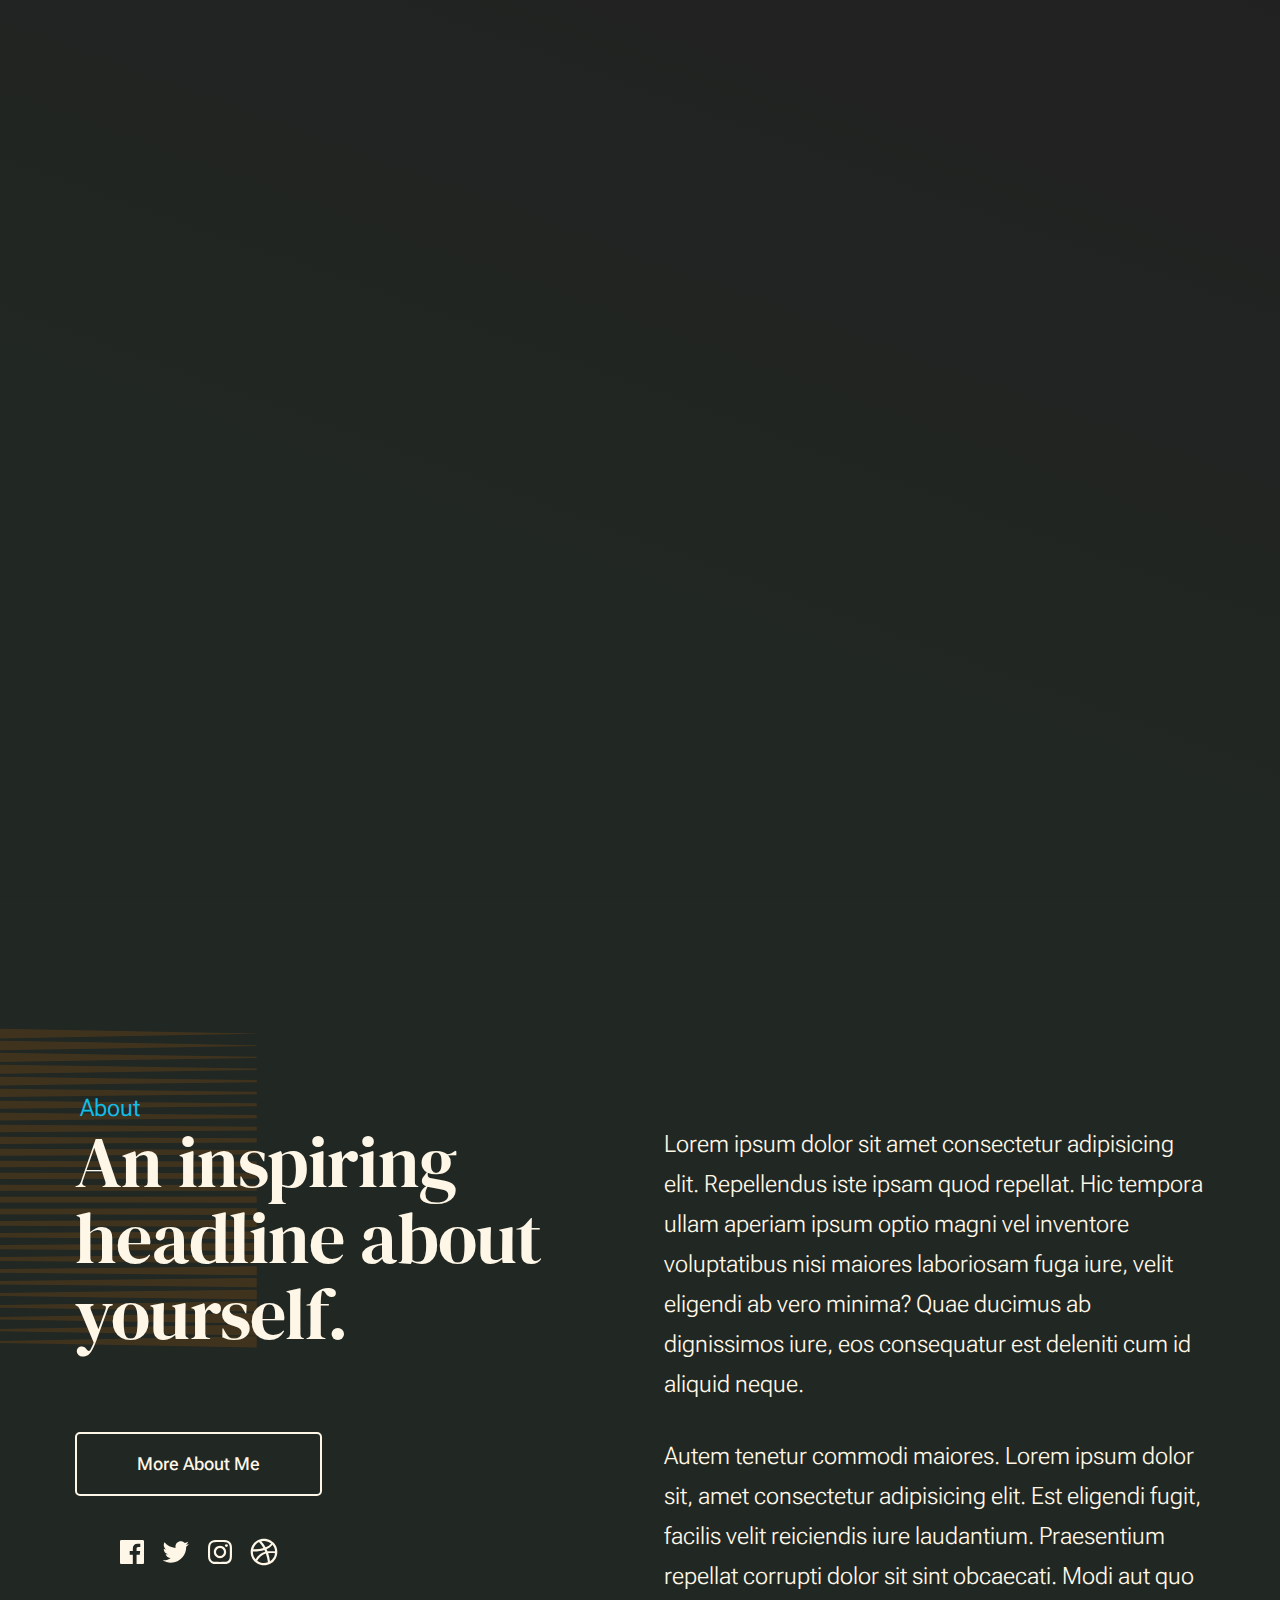
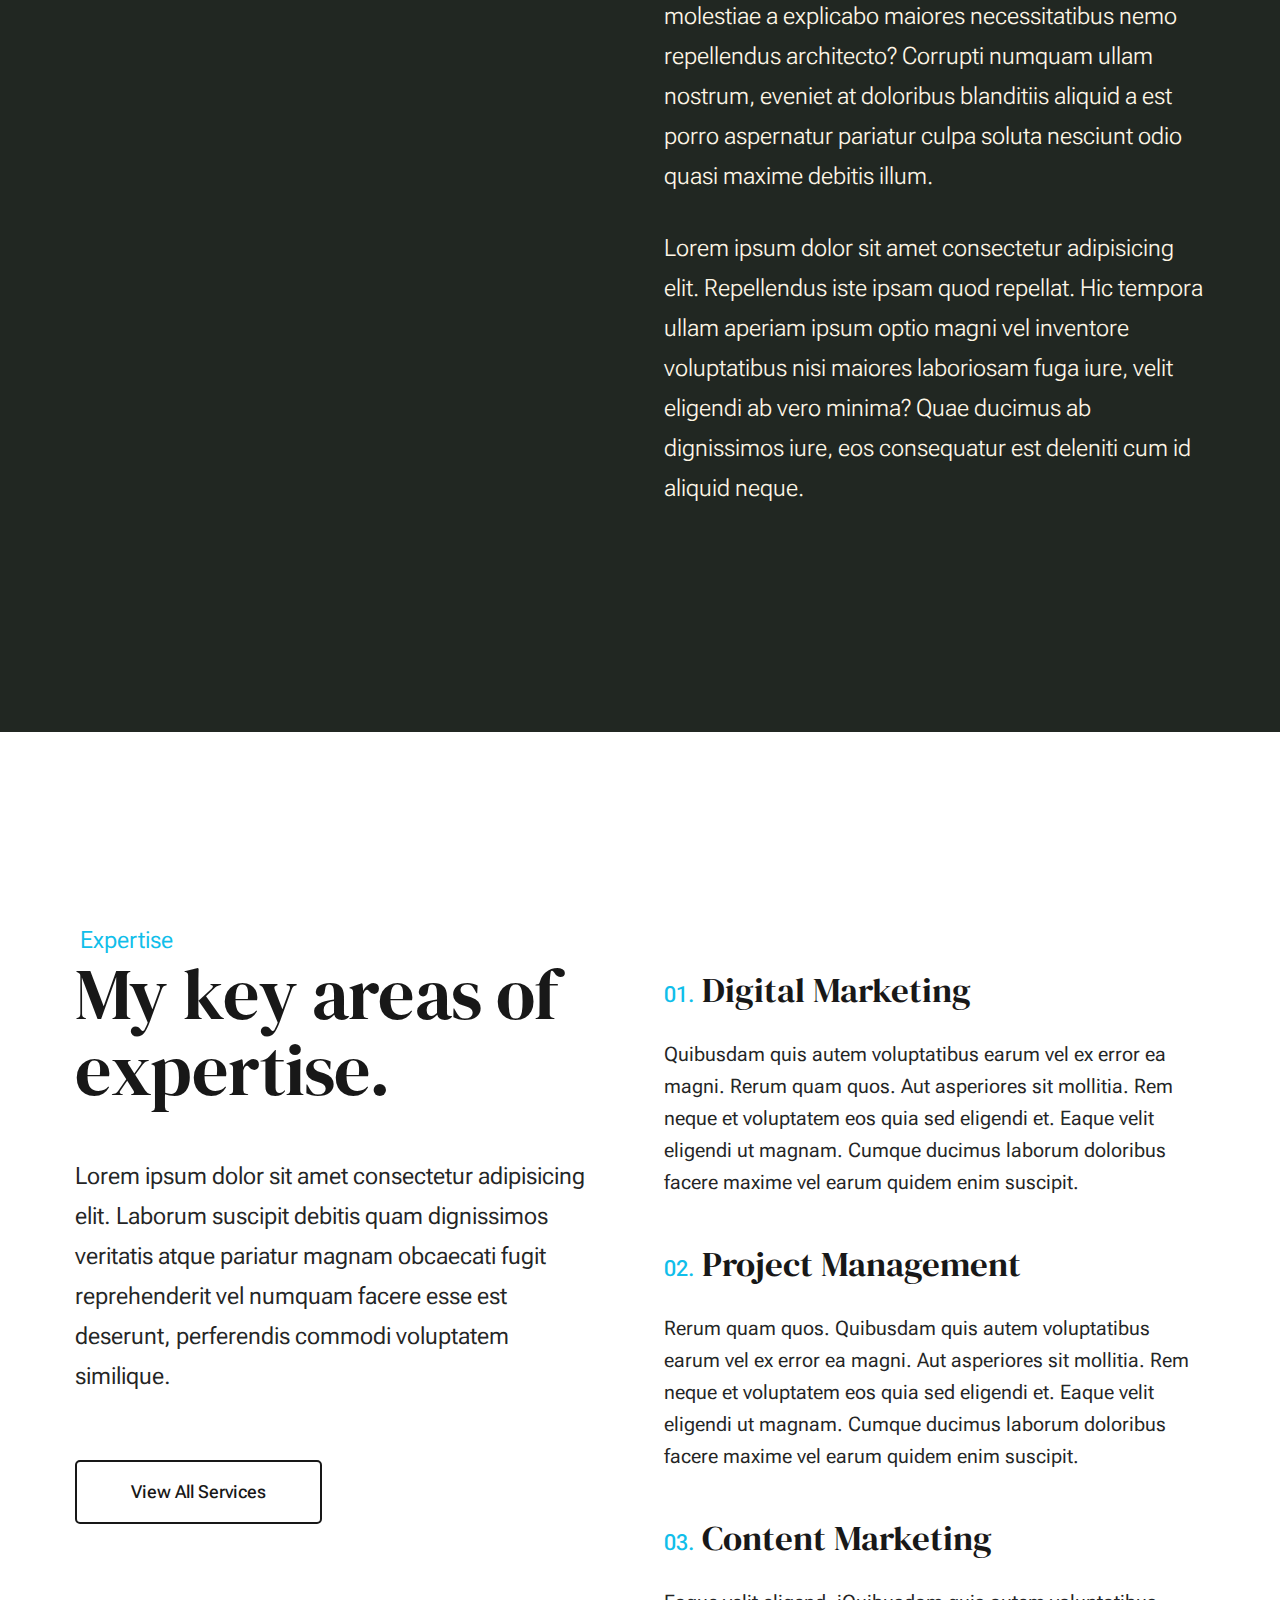
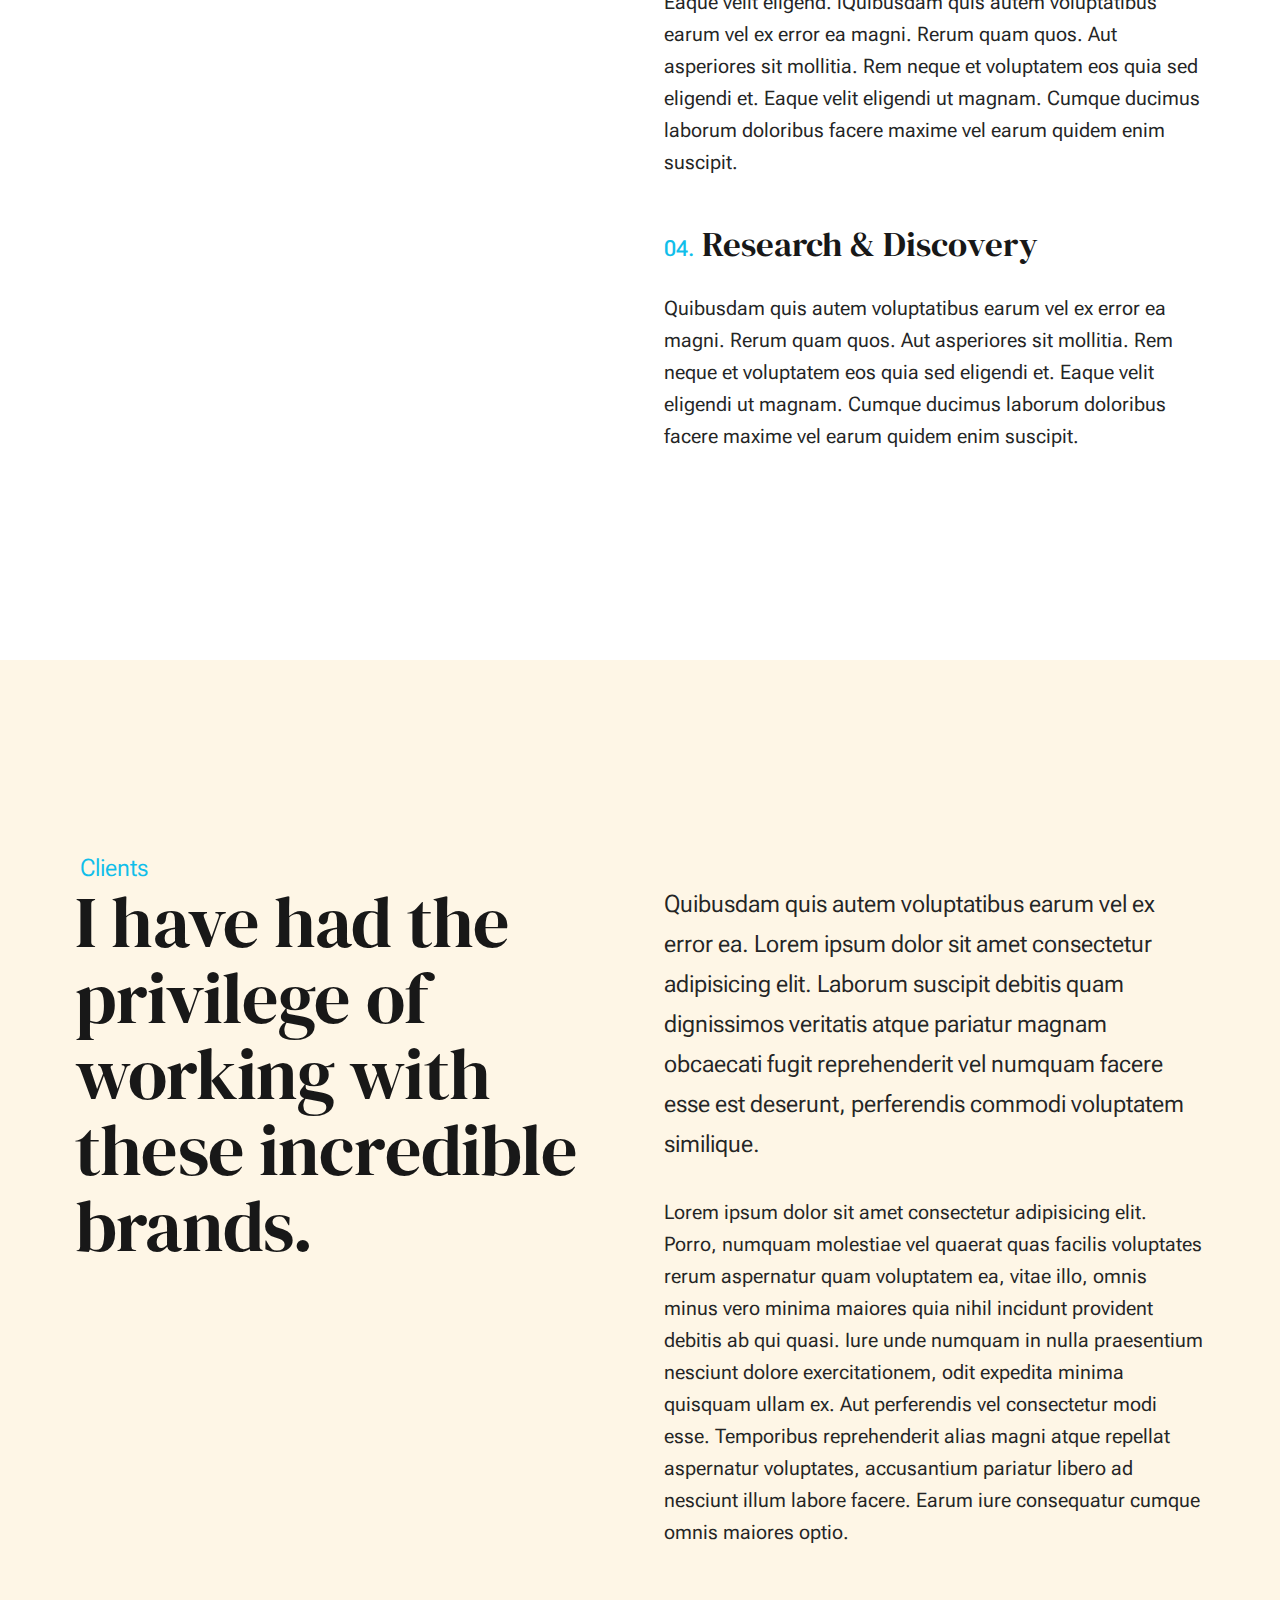
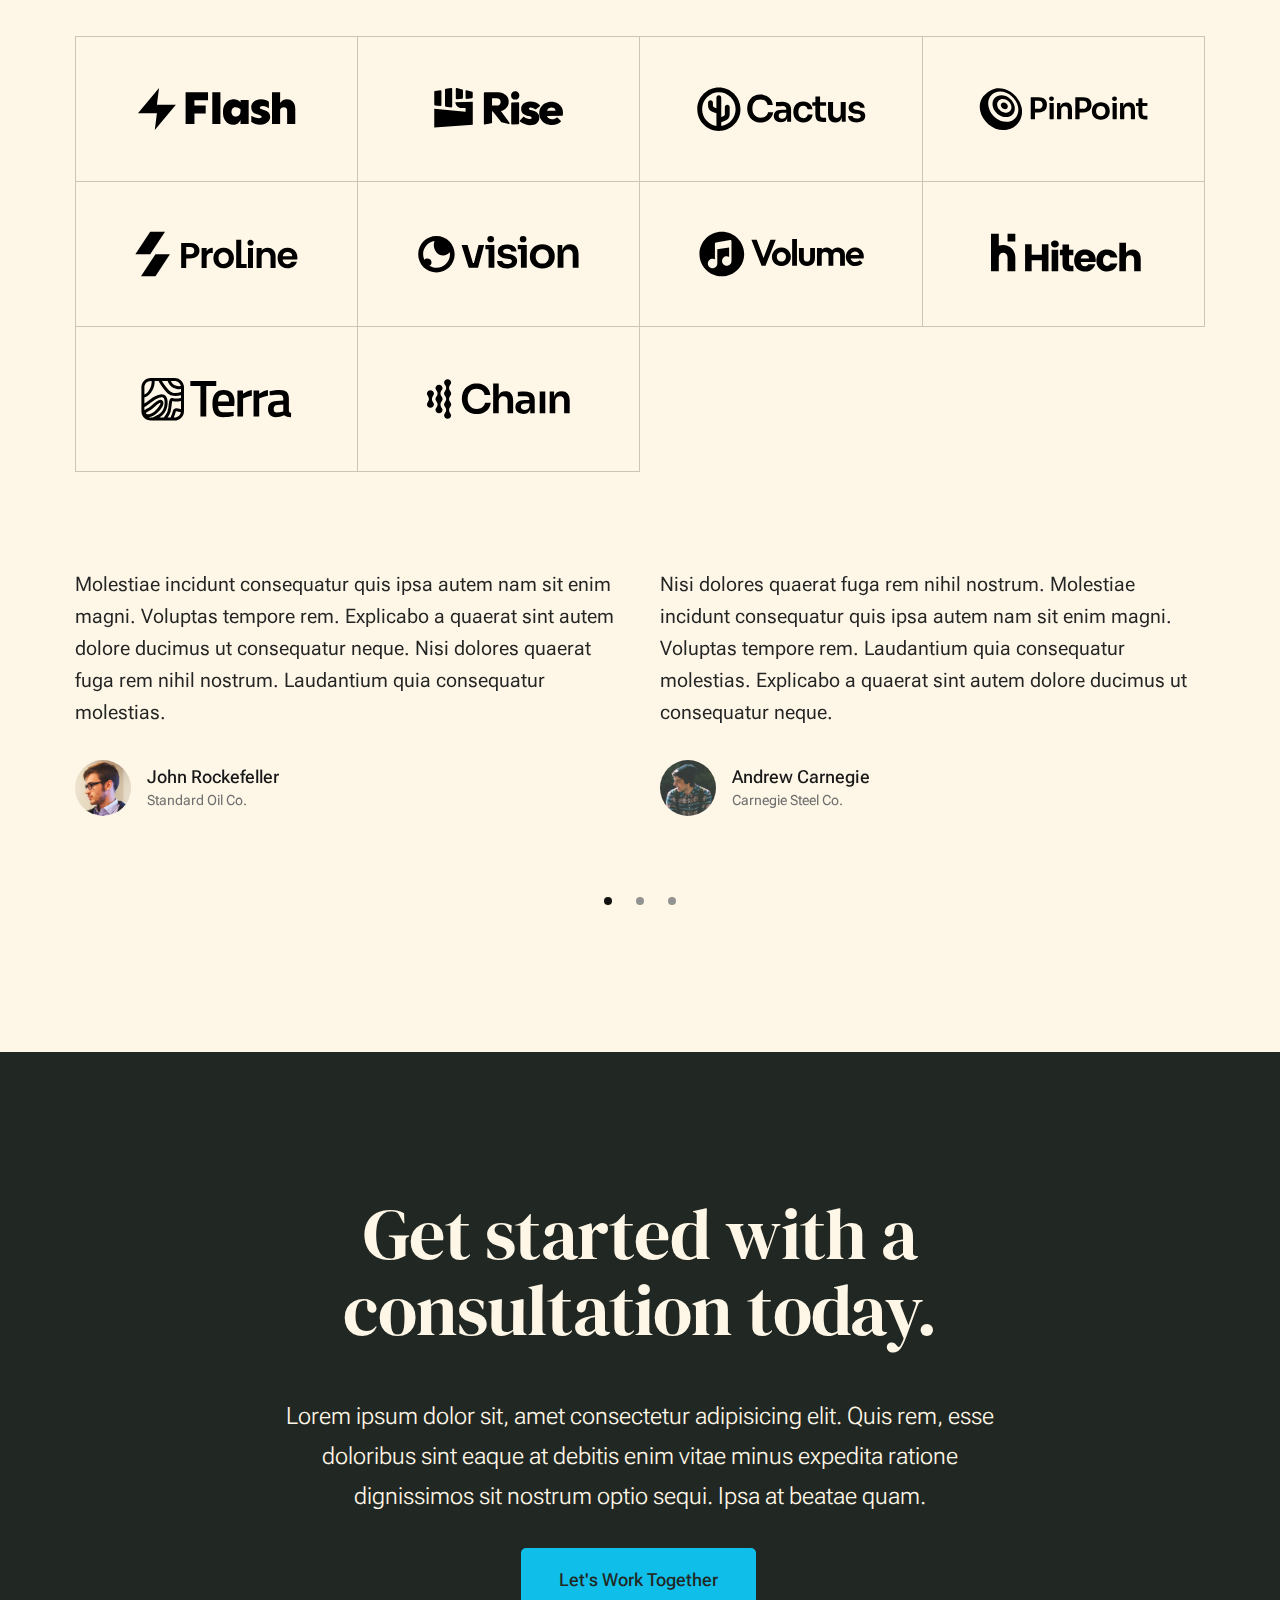
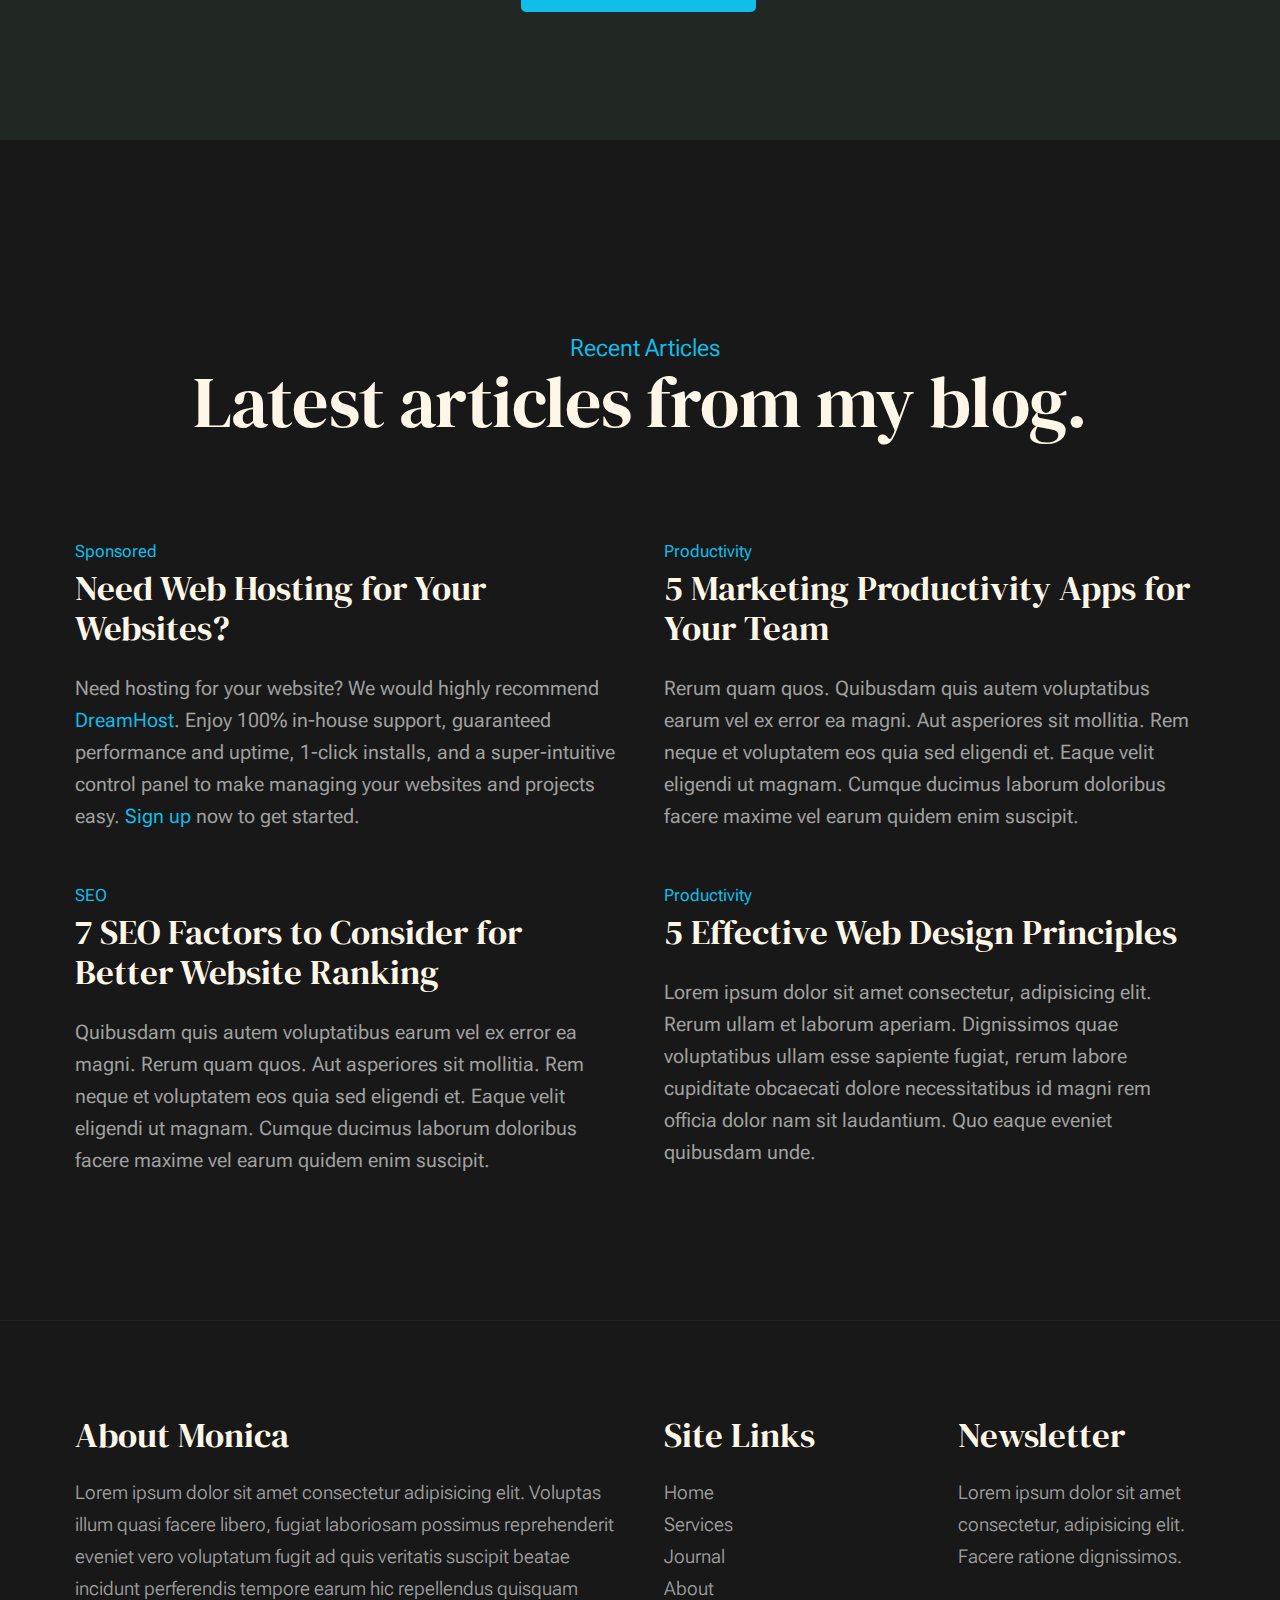
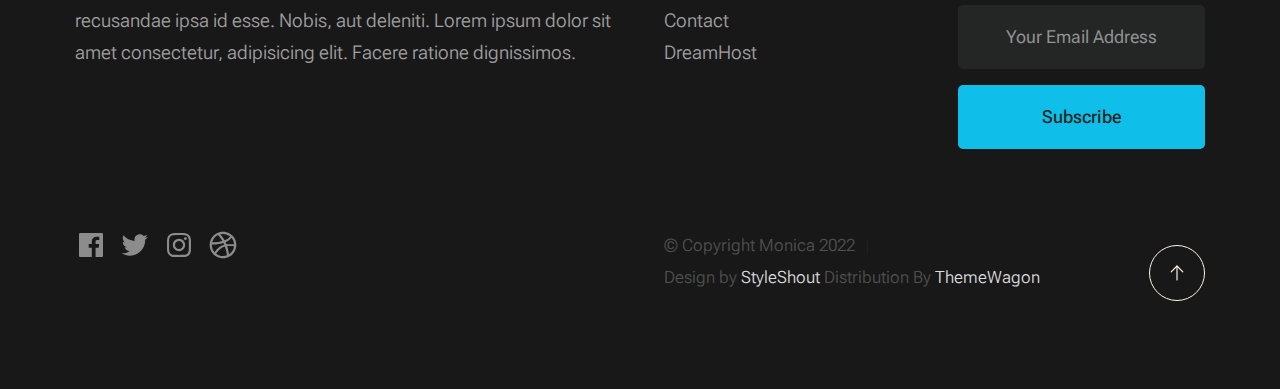
<file: index.html>
<!DOCTYPE html>
<html lang="en" class="no-js" >
<head>

    <!--- basic page needs
    ================================================== -->
    <meta charset="utf-8">
    <meta name="viewport" content="width=device-width, initial-scale=1">
    <title>KARLA</title>

    <script>
        document.documentElement.classList.remove('no-js');
        document.documentElement.classList.add('js');
    </script>

    <!-- CSS
    ================================================== -->
    <link rel="stylesheet" href="css/vendor.css">
    <link rel="stylesheet" href="css/styles.css">

    <!-- favicons
    ================================================== -->
    <link rel="apple-touch-icon" sizes="180x180" href="apple-touch-icon.png">
    <link rel="icon" type="image/png" sizes="32x32" href="favicon-32x32.png">
    <link rel="icon" type="image/png" sizes="16x16" href="favicon-16x16.png">
    <link rel="manifest" href="site.webmanifest">

</head>


<body id="top">

    
    <!-- preloader
    ================================================== -->
    <div id="preloader">
        <div id="loader" class="dots-fade">
            <div></div>
            <div></div>
            <div></div>
        </div>
    </div>


    <!-- page wrap
    ================================================== -->
    <div id="page" class="s-pagewrap ss-home">


        <!-- # site header 
        ================================================== -->
        <header class="s-header">

            <div class="row s-header__inner width-sixteen-col">

                <div class="s-header__block">
                    <div class="s-header__logo">
                        <a class="logo" href="index.html">
                            <img src="images/logo.svg" alt="Homepage">
                        </a>
                    </div>

                    <a class="s-header__menu-toggle" href="#0"><span>Menu</span></a>
                </div> <!-- end s-header__block -->

                <nav class="s-header__nav">
    
                    <ul class="s-header__menu-links">
                        <li><a href="about.html">About</a></li>
                        <li><a href="services.html">Services</a></li>
                        <li><a href="blog.html">Journal</a></li>
                        <li><a href="contact.html">Contact</a></li>
                    </ul> <!-- s-header__menu-links -->

                    <div class="s-header__contact">
                        <a href="contact.html" class="btn btn--primary s-header__contact-btn">Comienza contigo</a>                        
                    </div> <!-- s-header__contact -->
    
                </nav> <!-- end s-header__nav -->

            </div> <!-- end s-header__inner -->

        </header> <!-- end s-header -->


        <!-- # site main content
        ================================================== -->
        <section id="content" class="s-content">

            <!-- intro
            ----------------------------------------------- -->
            <section id="intro" class="s-intro">

                <div class="row s-intro__content width-sixteen-col">

                    <div class="column lg-12 s-intro__content-inner grid-block">
                        
                        <div class="s-intro__content-text">
                            <div class="s-intro__content-pretitle text-pretitle">Hello, I'm Monica</div>
                            <h1 class="s-intro__content-title">
                            I create marketing <br>
                            strategies for your <br>
                            business that get <br>
                            results.
                            </h1>
                        </div> <!-- s-intro__content-text -->

                        <div class="s-intro__content-media"> 
                            <div class="s-intro__content-media-inner">                               
                                <img src="images/intro-bg.jpg" srcset="images/intro-bg.jpg 1x, images/intro-bg@2x.jpg 2x" alt="">
                                <div class="lines">                               
                                    <span></span>                                  
                                </div>
                            </div>
                        </div> <!-- s-intro__content-media -->                      

                        <div class="s-intro__scroll-down">
                            <a href="#about" class="smoothscroll">
                                <div class="scroll-icon">
                                    <svg xmlns="http://www.w3.org/2000/svg" viewBox="0 0 24 24" width="36" height="36" fill="none" stroke="#97b34a" stroke-width="1" stroke-linecap="round" stroke-linejoin="round">&lt;!--!  Atomicons Free 1.00 by @atisalab License - https://atomicons.com/license/ (Icons: CC BY 4.0) Copyright 2021 Atomicons --&gt;<polyline points="7 13 12 18 17 13"></polyline><line x1="12" y1="18" x2="12" y2="6"></line></svg>
                                </div>
                                <span>Scroll for more</span>
                            </a>
                        </div> <!-- s-intro__scroll-down -->
                        
                    </div> <!-- s-intro__content-inner -->

                </div> <!-- s-intro__content -->

            </section> <!-- end s-intro -->

            <!-- about
            ----------------------------------------------- -->
            <section id="about" class="s-about target-section">

                <div class="row s-about__content width-sixteen-col">
                    <div class="column grid-block grid-section-split">

                        <img src="images/geometric_shape.svg" alt="" class="s-about__content-imgbg">

                        <div class="section-header grid-section-split__header">
                            <div class="text-pretitle">About</div>                           
                            <h2 class="text-display-title">
                            An inspiring headline about yourself.
                            </h2>                           
                        </div> <!-- end section-header -->

                        <div class="s-about__content-main grid-section-split__primary">
                            <p class="attention-getter">
                            Lorem ipsum dolor sit amet consectetur adipisicing elit. 
                            Repellendus iste ipsam quod repellat. Hic tempora ullam aperiam 
                            ipsum optio magni vel inventore voluptatibus nisi maiores laboriosam 
                            fuga iure, velit eligendi ab vero minima? Quae ducimus ab dignissimos 
                            iure, eos consequatur est deleniti cum id aliquid neque.
                            </p>

                            <p class="attention-getter">
                            Autem tenetur commodi maiores. Lorem ipsum dolor sit, amet consectetur adipisicing elit.  
                            Est eligendi fugit, facilis velit reiciendis iure laudantium. Praesentium repellat 
                            corrupti dolor sit sint obcaecati. Modi aut quo molestiae a explicabo maiores necessitatibus 
                            nemo repellendus architecto? Corrupti numquam ullam nostrum, eveniet at doloribus blanditiis 
                            aliquid a est porro aspernatur pariatur culpa soluta nesciunt odio quasi maxime debitis illum.
                            </p>

                            <p class="attention-getter">
                            Lorem ipsum dolor sit amet consectetur adipisicing elit. 
                            Repellendus iste ipsam quod repellat. Hic tempora ullam aperiam 
                            ipsum optio magni vel inventore voluptatibus nisi maiores laboriosam 
                            fuga iure, velit eligendi ab vero minima? Quae ducimus ab dignissimos 
                            iure, eos consequatur est deleniti cum id aliquid neque.
                            </p>
                        </div> <!-- end s-about__content-main -->

                        <div class="s-about__content-btn grid-section-split__bottom">
                            <a href="about.html" class="btn btn--stroke u-fullwidth">More About Me</a>

                            <ul class="s-about__social social-list">
                                <li>
                                    <a href="#0">
                                        <svg xmlns="http://www.w3.org/2000/svg" width="24" height="24" viewBox="0 0 24 24" style="fill:rgba(0, 0, 0, 1);transform:;-ms-filter:"><path d="M20,3H4C3.447,3,3,3.448,3,4v16c0,0.552,0.447,1,1,1h8.615v-6.96h-2.338v-2.725h2.338v-2c0-2.325,1.42-3.592,3.5-3.592 c0.699-0.002,1.399,0.034,2.095,0.107v2.42h-1.435c-1.128,0-1.348,0.538-1.348,1.325v1.735h2.697l-0.35,2.725h-2.348V21H20 c0.553,0,1-0.448,1-1V4C21,3.448,20.553,3,20,3z"></path></svg>
                                        <span class="u-screen-reader-text">Facebook</span>
                                    </a>
                                </li>
                                <li>
                                    <a href="#0">
                                        <svg xmlns="http://www.w3.org/2000/svg" width="24" height="24" viewBox="0 0 24 24" style="fill:rgba(0, 0, 0, 1);transform:;-ms-filter:"><path d="M19.633,7.997c0.013,0.175,0.013,0.349,0.013,0.523c0,5.325-4.053,11.461-11.46,11.461c-2.282,0-4.402-0.661-6.186-1.809 c0.324,0.037,0.636,0.05,0.973,0.05c1.883,0,3.616-0.636,5.001-1.721c-1.771-0.037-3.255-1.197-3.767-2.793 c0.249,0.037,0.499,0.062,0.761,0.062c0.361,0,0.724-0.05,1.061-0.137c-1.847-0.374-3.23-1.995-3.23-3.953v-0.05 c0.537,0.299,1.16,0.486,1.82,0.511C3.534,9.419,2.823,8.184,2.823,6.787c0-0.748,0.199-1.434,0.548-2.032 c1.983,2.443,4.964,4.04,8.306,4.215c-0.062-0.3-0.1-0.611-0.1-0.923c0-2.22,1.796-4.028,4.028-4.028 c1.16,0,2.207,0.486,2.943,1.272c0.91-0.175,1.782-0.512,2.556-0.973c-0.299,0.935-0.936,1.721-1.771,2.22 c0.811-0.088,1.597-0.312,2.319-0.624C21.104,6.712,20.419,7.423,19.633,7.997z"></path></svg>
                                        <span class="u-screen-reader-text">Twitter</span>
                                    </a>
                                </li>
                                <li>
                                    <a href="#0">
                                        <svg xmlns="http://www.w3.org/2000/svg" width="24" height="24" viewBox="0 0 24 24" style="fill:rgba(0, 0, 0, 1);transform:;-ms-filter:"><path d="M11.999,7.377c-2.554,0-4.623,2.07-4.623,4.623c0,2.554,2.069,4.624,4.623,4.624c2.552,0,4.623-2.07,4.623-4.624 C16.622,9.447,14.551,7.377,11.999,7.377L11.999,7.377z M11.999,15.004c-1.659,0-3.004-1.345-3.004-3.003 c0-1.659,1.345-3.003,3.004-3.003s3.002,1.344,3.002,3.003C15.001,13.659,13.658,15.004,11.999,15.004L11.999,15.004z"></path><circle cx="16.806" cy="7.207" r="1.078"></circle><path d="M20.533,6.111c-0.469-1.209-1.424-2.165-2.633-2.632c-0.699-0.263-1.438-0.404-2.186-0.42 c-0.963-0.042-1.268-0.054-3.71-0.054s-2.755,0-3.71,0.054C7.548,3.074,6.809,3.215,6.11,3.479C4.9,3.946,3.945,4.902,3.477,6.111 c-0.263,0.7-0.404,1.438-0.419,2.186c-0.043,0.962-0.056,1.267-0.056,3.71c0,2.442,0,2.753,0.056,3.71 c0.015,0.748,0.156,1.486,0.419,2.187c0.469,1.208,1.424,2.164,2.634,2.632c0.696,0.272,1.435,0.426,2.185,0.45 c0.963,0.042,1.268,0.055,3.71,0.055s2.755,0,3.71-0.055c0.747-0.015,1.486-0.157,2.186-0.419c1.209-0.469,2.164-1.424,2.633-2.633 c0.263-0.7,0.404-1.438,0.419-2.186c0.043-0.962,0.056-1.267,0.056-3.71s0-2.753-0.056-3.71C20.941,7.57,20.801,6.819,20.533,6.111z M19.315,15.643c-0.007,0.576-0.111,1.147-0.311,1.688c-0.305,0.787-0.926,1.409-1.712,1.711c-0.535,0.199-1.099,0.303-1.67,0.311 c-0.95,0.044-1.218,0.055-3.654,0.055c-2.438,0-2.687,0-3.655-0.055c-0.569-0.007-1.135-0.112-1.669-0.311 c-0.789-0.301-1.414-0.923-1.719-1.711c-0.196-0.534-0.302-1.099-0.311-1.669c-0.043-0.95-0.053-1.218-0.053-3.654 c0-2.437,0-2.686,0.053-3.655c0.007-0.576,0.111-1.146,0.311-1.687c0.305-0.789,0.93-1.41,1.719-1.712 c0.534-0.198,1.1-0.303,1.669-0.311c0.951-0.043,1.218-0.055,3.655-0.055c2.437,0,2.687,0,3.654,0.055 c0.571,0.007,1.135,0.112,1.67,0.311c0.786,0.303,1.407,0.925,1.712,1.712c0.196,0.534,0.302,1.099,0.311,1.669 c0.043,0.951,0.054,1.218,0.054,3.655c0,2.436,0,2.698-0.043,3.654H19.315z"></path></svg>
                                        <span class="u-screen-reader-text">Instagram</span>
                                    </a>
                                </li>
                                <li>
                                    <a href="#0">
                                        <svg xmlns="http://www.w3.org/2000/svg" width="24" height="24" viewBox="0 0 24 24" style="fill: rgba(0, 0, 0, 1);transform: ;msFilter:;"><path d="M20.66 6.98a9.932 9.932 0 0 0-3.641-3.64C15.486 2.447 13.813 2 12 2s-3.486.447-5.02 1.34c-1.533.893-2.747 2.107-3.64 3.64S2 10.187 2 12s.446 3.487 1.34 5.02a9.924 9.924 0 0 0 3.641 3.64C8.514 21.553 10.187 22 12 22s3.486-.447 5.02-1.34a9.932 9.932 0 0 0 3.641-3.64C21.554 15.487 22 13.813 22 12s-.446-3.487-1.34-5.02zM12 3.66c2 0 3.772.64 5.32 1.919-.92 1.174-2.286 2.14-4.1 2.9-1.002-1.813-2.088-3.327-3.261-4.54A7.715 7.715 0 0 1 12 3.66zM5.51 6.8a8.116 8.116 0 0 1 2.711-2.22c1.212 1.201 2.325 2.7 3.34 4.5-2 .6-4.114.9-6.341.9-.573 0-1.006-.013-1.3-.04A8.549 8.549 0 0 1 5.51 6.8zM3.66 12c0-.054.003-.12.01-.2.007-.08.01-.146.01-.2.254.014.641.02 1.161.02 2.666 0 5.146-.367 7.439-1.1.187.373.381.793.58 1.26-1.32.293-2.674 1.006-4.061 2.14S6.4 16.247 5.76 17.5c-1.4-1.587-2.1-3.42-2.1-5.5zM12 20.34c-1.894 0-3.594-.587-5.101-1.759.601-1.187 1.524-2.322 2.771-3.401 1.246-1.08 2.483-1.753 3.71-2.02a29.441 29.441 0 0 1 1.56 6.62 8.166 8.166 0 0 1-2.94.56zm7.08-3.96a8.351 8.351 0 0 1-2.58 2.621c-.24-2.08-.7-4.107-1.379-6.081.932-.066 1.765-.1 2.5-.1.799 0 1.686.034 2.659.1a8.098 8.098 0 0 1-1.2 3.46zm-1.24-5c-1.16 0-2.233.047-3.22.14a27.053 27.053 0 0 0-.68-1.62c2.066-.906 3.532-2.006 4.399-3.3 1.2 1.414 1.854 3.027 1.96 4.84-.812-.04-1.632-.06-2.459-.06z"></path></svg>
                                        <span class="u-screen-reader-text">Dribbble</span>
                                    </a>
                                </li>
                            </ul> <!-- end s-footer__social -->
                        </div> <!-- end s-about__content-btn -->
                    
                    </div> <!-- content-inner -->
                </div>
                
            </section> <!-- end s-about -->

            <!-- expertise
            ----------------------------------------------- -->
            <section id="expertise" class="s-expertise">

                <div class="row s-expertise__content width-sixteen-col">
                    <div class="column xl-12 grid-block grid-section-split">

                        <div class="section-header grid-section-split__header">
                            <div class="text-pretitle">Expertise</div>                           
                            <h2 class="text-display-title">
                            My key areas of expertise.
                            </h2>     
                            
                            <p class="lead">
                            Lorem ipsum dolor sit amet consectetur adipisicing elit. Laborum suscipit debitis quam dignissimos veritatis atque pariatur magnam obcaecati fugit reprehenderit vel numquam facere esse est deserunt, perferendis commodi voluptatem similique.
                            </p>
                        </div> <!-- end section-header -->

                        <div class="s-expertise__content-main grid-section-split__primary">

                            <div class="grid-list-items list-items show-ctr">
                                <div class="grid-list-items__item list-items__item">
                                    <div class="grid-list-items__title list-items__item-header">
                                        <h3 class="list-items__item-title">Digital Marketing</h3>
                                    </div>
                                    <div class="grid-list-items__text list-items__item-text">
                                        <p>
                                        Quibusdam quis autem voluptatibus earum vel ex error ea magni. Rerum quam quos. Aut asperiores 
                                        sit mollitia. Rem neque et voluptatem eos quia sed eligendi et. Eaque velit eligendi ut 
                                        magnam. Cumque ducimus laborum doloribus facere maxime vel earum quidem enim suscipit.
                                        </p>
                                    </div>
                                </div> <!-- list-item -->
                                <div class="grid-list-items__item list-items__item">
                                    <div class="grid-list-items__title list-items__item-header">
                                        <h3 class="list-items__item-title">Project Management</h3>
                                    </div>
                                    <div class="grid-list-items__text list-items__item-text">
                                        <p>
                                        Rerum quam quos. Quibusdam quis autem voluptatibus earum vel ex error ea magni. Aut asperiores 
                                        sit mollitia. Rem neque et voluptatem eos quia sed eligendi et. Eaque velit eligendi ut 
                                        magnam. Cumque ducimus laborum doloribus facere maxime vel earum quidem enim suscipit.
                                        </p>
                                    </div>
                                </div> <!-- list-expertise__item -->
                                <div class="grid-list-items__item list-items__item">
                                    <div class="grid-list-items__title list-items__item-header">
                                        <h3 class="list-items__item-title">Content Marketing</h3>
                                    </div>
                                    <div class="grid-list-items__text list-items__item-text">
                                        <p>
                                        Eaque velit eligend. iQuibusdam quis autem voluptatibus earum vel ex error ea magni. 
                                        Rerum quam quos. Aut asperiores sit mollitia. Rem neque et voluptatem eos quia sed eligendi et. 
                                        Eaque velit eligendi ut magnam. Cumque ducimus laborum doloribus facere maxime vel earum quidem enim suscipit.
                                        </p>
                                    </div>
                                </div> <!-- list-expertise__item -->
                                <div class="grid-list-items__item list-items__item">
                                    <div class="grid-list-items__title list-items__item-header">
                                        <h3 class="list-items__item-title">Research & Discovery</h3>
                                    </div>
                                    <div class="grid-list-items__text list-items__item-text">
                                        <p>
                                        Quibusdam quis autem voluptatibus earum vel ex error ea magni. Rerum quam quos. Aut asperiores 
                                        sit mollitia. Rem neque et voluptatem eos quia sed eligendi et. Eaque velit eligendi ut 
                                        magnam. Cumque ducimus laborum doloribus facere maxime vel earum quidem enim suscipit.
                                        </p>
                                    </div>
                                </div> <!-- list-expertise__item -->

                            </div> <!-- grid-list-items -->
                        </div> <!-- end s-expertise__content-main -->

                        <div class="s-expertise__content-btn grid-section-split__bottom">
                            <a href="services.html" class="btn btn--stroke u-fullwidth">View All Services</a>
                        </div> <!-- end s-about__content-btn -->

                    </div> <!-- end grid-block-->
                </div> <!-- end s-expertise__content -->

            </section> <!-- end s-expertise -->

            <!-- clients
            ----------------------------------------------- -->
            <section id="clients" class="s-clients">          

                <div class="row s-clients__content-block width-sixteen-col">
                    <div class="column xl-12 grid-block grid-section-split">
                    
                        <div class="section-header grid-section-split__header">
                            <div class="text-pretitle">Clients</div>                           
                            <h2 class="text-display-title">
                            I have had the privilege of working with these incredible brands.
                            </h2>       
                        </div> <!-- end section-header -->
                    
                        <div class="grid-section-split__primary">
                            <p class="lead">
                            Quibusdam quis autem voluptatibus earum vel ex error ea. Lorem ipsum dolor sit amet consectetur 
                            adipisicing elit. Laborum suscipit debitis quam dignissimos veritatis atque pariatur magnam 
                            obcaecati fugit reprehenderit vel numquam facere esse est deserunt, perferendis commodi voluptatem similique.
                            </p>   

                            <p>
                            Lorem ipsum dolor sit amet consectetur adipisicing elit. Porro, numquam molestiae vel quaerat quas 
                            facilis voluptates rerum aspernatur quam voluptatem ea, vitae illo, omnis minus vero minima maiores 
                            quia nihil incidunt provident debitis ab qui quasi. Iure unde numquam in nulla praesentium nesciunt 
                            dolore exercitationem, odit expedita minima quisquam ullam ex. Aut perferendis vel consectetur modi esse.
                            Temporibus reprehenderit alias magni atque repellat aspernatur voluptates, accusantium pariatur libero ad 
                            nesciunt illum labore facere. Earum iure consequatur cumque omnis maiores optio.
                            </p>
                        </div> <!-- end grid-section-split__primary -->
                    
                    </div> <!-- end column -->
                </div> <!-- end row -->

                <div class="row s-clients__content-block width-sixteen-col">
                    <div class="column xl-12">
                    
                        <div class="clients-list">                            
                            <div class="clients-list__item">
                                <a href="#0">
                                    <img src="images/clients/flash.svg" alt="">
                                </a>
                            </div>
                            <div class="clients-list__item">
                                <a href="#0">
                                    <img src="images/clients/rise.svg" alt="">
                                </a>
                            </div>
                            <div class="clients-list__item">
                                <a href="#0">
                                    <img src="images/clients/cactus.svg" alt="">
                                </a>
                            </div>
                            <div class="clients-list__item">
                                <a href="#0">
                                    <img src="images/clients/pinpoint.svg" alt="">
                                </a>
                            </div>
                            <div class="clients-list__item">
                                <a href="#0">
                                    <img src="images/clients/proline.svg" alt="">
                                </a>
                            </div>
                            <div class="clients-list__item">
                                <a href="#0">
                                    <img src="images/clients/vision.svg" alt="">
                                </a>
                            </div>
                            <div class="column clients-list__item">
                                <a href="#0">
                                    <img src="images/clients/volume.svg" alt="">
                                </a>
                            </div>
                            <div class="column clients-list__item">
                                <a href="#0">
                                    <img src="images/clients/hitech.svg" alt="">
                                </a>
                            </div><div class="clients-list__item">
                                <a href="#0">
                                    <img src="images/clients/terra.svg" alt="">
                                </a>
                            </div>
                            <div class="clients-list__item">
                                <a href="#0">
                                    <img src="images/clients/chain.svg" alt="">
                                </a>
                            </div>
                        </div> <!-- end clients-list -->

                    </div> <!-- end column -->
                </div> <!-- end row -->
                                
                <div class="row s-clients__content-block width-sixteen-col">
                    <div class="column xl-12 testimonials">
                    
                        <div class="swiper-container testimonials__slider home-slider">

                            <div class="swiper-wrapper">
                                <div class="testimonials__slide swiper-slide">
                                    <p>
                                    Molestiae incidunt consequatur quis ipsa autem nam sit enim magni. Voluptas tempore rem. 
                                    Explicabo a quaerat sint autem dolore ducimus ut consequatur neque. Nisi dolores quaerat fuga rem nihil nostrum.
                                    Laudantium quia consequatur molestias.
                                    </p>
                                    <div class="testimonials__author">
                                        <img src="images/avatars/user-01.jpg" alt="Author image" class="testimonials__avatar">
                                        <cite class="testimonials__cite">
                                            <strong>John Rockefeller</strong>
                                            <span>Standard Oil Co.</span>
                                        </cite>
                                    </div>
                                </div>
                                <div class="testimonials__slide swiper-slide">
                                    <p>
                                    Nisi dolores quaerat fuga rem nihil nostrum. Molestiae incidunt consequatur quis ipsa autem nam sit enim magni. 
                                    Voluptas tempore rem. Laudantium quia consequatur molestias.
                                    Explicabo a quaerat sint autem dolore ducimus ut consequatur neque.
                                    </p>
                                    <div class="testimonials__author">
                                        <img src="images/avatars/user-04.jpg" alt="Author image" class="testimonials__avatar">
                                        <cite class="testimonials__cite">
                                            <strong>Andrew Carnegie</strong>
                                            <span>Carnegie Steel Co.</span>
                                        </cite>
                                    </div>
                                </div>
                                <div class="testimonials__slide swiper-slide">
                                    <p>
                                    Voluptas tempore rem. Molestiae incidunt consequatur quis ipsa autem nam sit enim magni.  
                                    Explicabo a quaerat sint autem dolore ducimus ut consequatur neque. 
                                    Nisi dolores quaerat fuga rem nihil nostrum. Laudantium quia consequatur molestias.
                                    </p>
                                    <div class="testimonials__author">
                                        <img src="images/avatars/user-06.jpg" alt="Author image" class="testimonials__avatar">
                                        <cite class="testimonials__cite">
                                            <strong>Henry Ford</strong>
                                            <span>Ford Motor Co.</span>
                                        </cite>
                                    </div>
                                </div>
                                <div class="testimonials__slide swiper-slide">
                                    <p>
                                    Molestiae incidunt consequatur quis ipsa autem nam sit enim magni. Voluptas tempore rem. 
                                    Explicabo a quaerat sint autem dolore ducimus ut consequatur neque. Nisi dolores quaerat fuga rem nihil nostrum.
                                    Laudantium quia consequatur molestias.
                                    </p>
                                    <div class="testimonials__author">
                                        <img src="images/avatars/user-02.jpg" alt="Author image" class="testimonials__avatar">
                                        <cite class="testimonials__cite">
                                            <strong>John Morgan</strong>
                                            <span>JP Morgan & Co.</span>
                                        </cite>
                                    </div>
                                </div> 
                            </div> <!-- end swiper-wrapper --> 

                            <div class="swiper-pagination"></div>

                        </div> <!--end testimonials__slider -->                    
                    
                    </div> <!-- end column -->
                </div> <!-- end row -->


            </section> <!-- end s-clients -->            

        </section> <!-- s-content-->

        <!-- # cta
        ================================================== -->
        <section id="cta" class="s-cta">

            <div class="row row-x-center text-center">
                <div class="column xl-8 lg-12">

                    <div class="s-cta__content">
                        <h2 class="text-display-title">
                        Get started with a consultation today.
                        </h2>
                        <p class="lead">
                        Lorem ipsum dolor sit, amet consectetur adipisicing elit. Quis rem, esse doloribus sint eaque at debitis enim vitae minus expedita ratione dignissimos sit nostrum optio sequi. Ipsa at beatae quam.
                        </p>
                        <a href="contact.html" class="btn btn--primary">Let's Work Together</a>
                    </div>

                </div>
            </div>

        </section> <!-- end s-cta -->

        <!-- # journal
        ================================================== -->
        <section id="journal" class="s-journal">

            <div class="row s-journal__content width-sixteen-col">
                <div class="column xl-12 grid-block">

                    <div class="grid-full section-header text-center">
                        <div class="text-pretitle">Recent Articles</div>                           
                        <h2 class="text-display-title">
                        Latest articles from my blog.
                        </h2>  
                    </div> <!-- end section-header --> 

                    <div class="grid-full s-journal__content-main grid-list-items">

                        <div class="grid-list-items__item blog-card">
                            <div class="blog-card__header">
                                <div class="blog-card__cat-links">
                                    <a href="https://www.dreamhost.com/r.cgi?287326">Sponsored</a>
                                </div>
                                <h3 class="blog-card__title"><a href="https://www.dreamhost.com/r.cgi?287326">Need Web Hosting for Your Websites?</a></h3>
                            </div>
                            <div class="blog-card__text">
                                <p>
                                Need hosting for your website? We would highly recommend <a href="https://www.dreamhost.com/r.cgi?287326">DreamHost</a>.
                                Enjoy 100% in-house support, guaranteed performance and uptime, 1-click installs, and a super-intuitive control 
                                panel to make managing your websites and projects easy. <a href="https://www.dreamhost.com/r.cgi?287326">Sign up</a> now to get started.
                                </p>
                            </div>
                        </div> <!-- end blog-card -->
                        <div class="grid-list-items__item blog-card">
                            <div class="blog-card__header">
                                <div class="blog-card__cat-links">
                                    <a href="blog.html">Productivity</a>
                                </div>
                                <h3 class="blog-card__title"><a href="single.html">5 Marketing Productivity Apps for Your Team</a></h3>
                            </div>
                            <div class="blog-card__text">
                                <p>
                                Rerum quam quos. Quibusdam quis autem voluptatibus earum vel ex error ea magni. Aut asperiores 
                                sit mollitia. Rem neque et voluptatem eos quia sed eligendi et. Eaque velit eligendi ut 
                                magnam. Cumque ducimus laborum doloribus facere maxime vel earum quidem enim suscipit.
                                </p>
                            </div>
                        </div> <!-- end blog-card -->
                        <div class="grid-list-items__item blog-card">
                            <div class="blog-card__header">
                                <div class="blog-card__cat-links">
                                    <a href="blog.html">SEO</a>
                                </div>
                                <h3 class="blog-card__title"><a href="single.html">7 SEO Factors to Consider for Better Website Ranking</a></h3>
                            </div>
                            <div class="blog-card__text">
                                <p>
                                Quibusdam quis autem voluptatibus earum vel ex error ea magni. Rerum quam quos. Aut asperiores 
                                sit mollitia. Rem neque et voluptatem eos quia sed eligendi et. Eaque velit eligendi ut 
                                magnam. Cumque ducimus laborum doloribus facere maxime vel earum quidem enim suscipit.
                                </p>
                            </div>
                        </div> <!-- end blog card -->
                        <div class="grid-list-items__item blog-card">
                            <div class="blog-card__header">
                                <div class="blog-card__cat-links">
                                    <a href="blog.html">Productivity</a>
                                </div>
                                <h3 class="blog-card__title"><a href="single.html">5 Effective Web Design Principles</a></h3>
                            </div>
                            <div class="blog-card__text">
                                <p>
                                Lorem ipsum dolor sit amet consectetur, adipisicing elit. Rerum ullam et laborum aperiam. 
                                Dignissimos quae voluptatibus ullam esse sapiente fugiat, rerum labore cupiditate obcaecati 
                                dolore necessitatibus id magni rem officia dolor nam sit laudantium. Quo eaque eveniet quibusdam unde. 
                                </p>
                            </div>
                        </div> <!-- end blog-card -->

                    </div> <!-- end grid-list-items -->

                </div> <!-- end grid-block-->
            </div> <!-- end s-journal__content -->

        </section> <!-- end s-journal -->


        <!-- # footer 
        ================================================== -->
        <footer class="s-footer">
            <div class="row s-footer__content">
                <div class="column xl-6 lg-6 md-12 s-footer__block s-footer__about">                    
                    <h3>About Monica</h3>
                    <p>
                    Lorem ipsum dolor sit amet consectetur adipisicing elit. Voluptas illum quasi facere libero, 
                    fugiat laboriosam possimus reprehenderit eveniet vero voluptatum fugit ad quis veritatis suscipit beatae 
                    incidunt perferendis tempore earum hic repellendus quisquam recusandae ipsa id esse. Nobis, aut deleniti.
                    Lorem ipsum dolor sit amet consectetur, adipisicing elit. Facere ratione dignissimos.
                    </p>               
                </div>                
                <div class="column xl-3 lg-6 md-12 s-footer__block s-footer__site-links">
                    <h3>Site Links</h3>
                    <ul class="link-list">
                        <li><a href="index.html">Home</a></li>
                        <li><a href="services.html">Services</a></li>
                        <li><a href="blog.html">Journal</a></li>
                        <li><a href="about.html">About</a></li>
                        <li><a href="contact.html">Contact</a></li>
                        <li><a href="https://www.dreamhost.com/r.cgi?287326">DreamHost</a></li>
                    </ul>
                </div>
                <div class="column xl-3 lg-6 md-12 tab-12 s-footer__block s-footer__newsletter">
                    <h3>Newsletter</h3>

                    <p>
                    Lorem ipsum dolor sit amet consectetur, adipisicing elit. Facere ratione dignissimos.
                    </p>

                    <div class="subscribe-form">
                        <form id="mc-form" class="mc-form">
                            <input type="email" name="EMAIL" id="mce-EMAIL" class="u-fullwidth text-center" placeholder="Your Email Address" title="The domain portion of the email address is invalid (the portion after the @)." pattern="^([^\x00-\x20\x22\x28\x29\x2c\x2e\x3a-\x3c\x3e\x40\x5b-\x5d\x7f-\xff]+|\x22([^\x0d\x22\x5c\x80-\xff]|\x5c[\x00-\x7f])*\x22)(\x2e([^\x00-\x20\x22\x28\x29\x2c\x2e\x3a-\x3c\x3e\x40\x5b-\x5d\x7f-\xff]+|\x22([^\x0d\x22\x5c\x80-\xff]|\x5c[\x00-\x7f])*\x22))*\x40([^\x00-\x20\x22\x28\x29\x2c\x2e\x3a-\x3c\x3e\x40\x5b-\x5d\x7f-\xff]+|\x5b([^\x0d\x5b-\x5d\x80-\xff]|\x5c[\x00-\x7f])*\x5d)(\x2e([^\x00-\x20\x22\x28\x29\x2c\x2e\x3a-\x3c\x3e\x40\x5b-\x5d\x7f-\xff]+|\x5b([^\x0d\x5b-\x5d\x80-\xff]|\x5c[\x00-\x7f])*\x5d))*(\.\w{2,})+$" required>
                            <input type="submit" name="subscribe" value="Subscribe" class="btn btn--primary btn--small u-fullwidth">
                            <!-- <div style="position: absolute; left: -5000px;" aria-hidden="true"><input type="text" name="b_cdb7b577e41181934ed6a6a44_9a91cfe7b3" tabindex="-1" value=""></div> -->
                            <div class="mc-status"></div>
                        </form>
                    </div>
                </div>
            </div>    
            
            <div class="row s-footer__bottom">
                <div class="column xl-6 lg-12">
                    <ul class="s-footer__social social-list">
                        <li>
                            <a href="#0">
                                <svg xmlns="http://www.w3.org/2000/svg" width="24" height="24" viewBox="0 0 24 24" style="fill:rgba(0, 0, 0, 1);transform:;-ms-filter:"><path d="M20,3H4C3.447,3,3,3.448,3,4v16c0,0.552,0.447,1,1,1h8.615v-6.96h-2.338v-2.725h2.338v-2c0-2.325,1.42-3.592,3.5-3.592 c0.699-0.002,1.399,0.034,2.095,0.107v2.42h-1.435c-1.128,0-1.348,0.538-1.348,1.325v1.735h2.697l-0.35,2.725h-2.348V21H20 c0.553,0,1-0.448,1-1V4C21,3.448,20.553,3,20,3z"></path></svg>
                                <span class="u-screen-reader-text">Facebook</span>
                            </a>
                        </li>
                        <li>
                            <a href="#0">
                                <svg xmlns="http://www.w3.org/2000/svg" width="24" height="24" viewBox="0 0 24 24" style="fill:rgba(0, 0, 0, 1);transform:;-ms-filter:"><path d="M19.633,7.997c0.013,0.175,0.013,0.349,0.013,0.523c0,5.325-4.053,11.461-11.46,11.461c-2.282,0-4.402-0.661-6.186-1.809 c0.324,0.037,0.636,0.05,0.973,0.05c1.883,0,3.616-0.636,5.001-1.721c-1.771-0.037-3.255-1.197-3.767-2.793 c0.249,0.037,0.499,0.062,0.761,0.062c0.361,0,0.724-0.05,1.061-0.137c-1.847-0.374-3.23-1.995-3.23-3.953v-0.05 c0.537,0.299,1.16,0.486,1.82,0.511C3.534,9.419,2.823,8.184,2.823,6.787c0-0.748,0.199-1.434,0.548-2.032 c1.983,2.443,4.964,4.04,8.306,4.215c-0.062-0.3-0.1-0.611-0.1-0.923c0-2.22,1.796-4.028,4.028-4.028 c1.16,0,2.207,0.486,2.943,1.272c0.91-0.175,1.782-0.512,2.556-0.973c-0.299,0.935-0.936,1.721-1.771,2.22 c0.811-0.088,1.597-0.312,2.319-0.624C21.104,6.712,20.419,7.423,19.633,7.997z"></path></svg>
                                <span class="u-screen-reader-text">Twitter</span>
                            </a>
                        </li>
                        <li>
                            <a href="#0">
                                <svg xmlns="http://www.w3.org/2000/svg" width="24" height="24" viewBox="0 0 24 24" style="fill:rgba(0, 0, 0, 1);transform:;-ms-filter:"><path d="M11.999,7.377c-2.554,0-4.623,2.07-4.623,4.623c0,2.554,2.069,4.624,4.623,4.624c2.552,0,4.623-2.07,4.623-4.624 C16.622,9.447,14.551,7.377,11.999,7.377L11.999,7.377z M11.999,15.004c-1.659,0-3.004-1.345-3.004-3.003 c0-1.659,1.345-3.003,3.004-3.003s3.002,1.344,3.002,3.003C15.001,13.659,13.658,15.004,11.999,15.004L11.999,15.004z"></path><circle cx="16.806" cy="7.207" r="1.078"></circle><path d="M20.533,6.111c-0.469-1.209-1.424-2.165-2.633-2.632c-0.699-0.263-1.438-0.404-2.186-0.42 c-0.963-0.042-1.268-0.054-3.71-0.054s-2.755,0-3.71,0.054C7.548,3.074,6.809,3.215,6.11,3.479C4.9,3.946,3.945,4.902,3.477,6.111 c-0.263,0.7-0.404,1.438-0.419,2.186c-0.043,0.962-0.056,1.267-0.056,3.71c0,2.442,0,2.753,0.056,3.71 c0.015,0.748,0.156,1.486,0.419,2.187c0.469,1.208,1.424,2.164,2.634,2.632c0.696,0.272,1.435,0.426,2.185,0.45 c0.963,0.042,1.268,0.055,3.71,0.055s2.755,0,3.71-0.055c0.747-0.015,1.486-0.157,2.186-0.419c1.209-0.469,2.164-1.424,2.633-2.633 c0.263-0.7,0.404-1.438,0.419-2.186c0.043-0.962,0.056-1.267,0.056-3.71s0-2.753-0.056-3.71C20.941,7.57,20.801,6.819,20.533,6.111z M19.315,15.643c-0.007,0.576-0.111,1.147-0.311,1.688c-0.305,0.787-0.926,1.409-1.712,1.711c-0.535,0.199-1.099,0.303-1.67,0.311 c-0.95,0.044-1.218,0.055-3.654,0.055c-2.438,0-2.687,0-3.655-0.055c-0.569-0.007-1.135-0.112-1.669-0.311 c-0.789-0.301-1.414-0.923-1.719-1.711c-0.196-0.534-0.302-1.099-0.311-1.669c-0.043-0.95-0.053-1.218-0.053-3.654 c0-2.437,0-2.686,0.053-3.655c0.007-0.576,0.111-1.146,0.311-1.687c0.305-0.789,0.93-1.41,1.719-1.712 c0.534-0.198,1.1-0.303,1.669-0.311c0.951-0.043,1.218-0.055,3.655-0.055c2.437,0,2.687,0,3.654,0.055 c0.571,0.007,1.135,0.112,1.67,0.311c0.786,0.303,1.407,0.925,1.712,1.712c0.196,0.534,0.302,1.099,0.311,1.669 c0.043,0.951,0.054,1.218,0.054,3.655c0,2.436,0,2.698-0.043,3.654H19.315z"></path></svg>
                                <span class="u-screen-reader-text">Instagram</span>
                            </a>
                        </li>
                        <li>
                            <a href="#0">
                                <svg xmlns="http://www.w3.org/2000/svg" width="24" height="24" viewBox="0 0 24 24" style="fill: rgba(0, 0, 0, 1);transform: ;msFilter:;"><path d="M20.66 6.98a9.932 9.932 0 0 0-3.641-3.64C15.486 2.447 13.813 2 12 2s-3.486.447-5.02 1.34c-1.533.893-2.747 2.107-3.64 3.64S2 10.187 2 12s.446 3.487 1.34 5.02a9.924 9.924 0 0 0 3.641 3.64C8.514 21.553 10.187 22 12 22s3.486-.447 5.02-1.34a9.932 9.932 0 0 0 3.641-3.64C21.554 15.487 22 13.813 22 12s-.446-3.487-1.34-5.02zM12 3.66c2 0 3.772.64 5.32 1.919-.92 1.174-2.286 2.14-4.1 2.9-1.002-1.813-2.088-3.327-3.261-4.54A7.715 7.715 0 0 1 12 3.66zM5.51 6.8a8.116 8.116 0 0 1 2.711-2.22c1.212 1.201 2.325 2.7 3.34 4.5-2 .6-4.114.9-6.341.9-.573 0-1.006-.013-1.3-.04A8.549 8.549 0 0 1 5.51 6.8zM3.66 12c0-.054.003-.12.01-.2.007-.08.01-.146.01-.2.254.014.641.02 1.161.02 2.666 0 5.146-.367 7.439-1.1.187.373.381.793.58 1.26-1.32.293-2.674 1.006-4.061 2.14S6.4 16.247 5.76 17.5c-1.4-1.587-2.1-3.42-2.1-5.5zM12 20.34c-1.894 0-3.594-.587-5.101-1.759.601-1.187 1.524-2.322 2.771-3.401 1.246-1.08 2.483-1.753 3.71-2.02a29.441 29.441 0 0 1 1.56 6.62 8.166 8.166 0 0 1-2.94.56zm7.08-3.96a8.351 8.351 0 0 1-2.58 2.621c-.24-2.08-.7-4.107-1.379-6.081.932-.066 1.765-.1 2.5-.1.799 0 1.686.034 2.659.1a8.098 8.098 0 0 1-1.2 3.46zm-1.24-5c-1.16 0-2.233.047-3.22.14a27.053 27.053 0 0 0-.68-1.62c2.066-.906 3.532-2.006 4.399-3.3 1.2 1.414 1.854 3.027 1.96 4.84-.812-.04-1.632-.06-2.459-.06z"></path></svg>
                                <span class="u-screen-reader-text">Dribbble</span>
                            </a>
                        </li>
                    </ul> <!-- end s-footer__social -->
                </div>
                <div class="column xl-6 lg-12">
                    <p class="ss-copyright">
                        <span>© Copyright Monica 2022</span> 
                        <span>Design by <a href="https://www.styleshout.com/">StyleShout</a> Distribution By <a href="https://themewagon.com">ThemeWagon</a></span>
                    </p>
                </div>

                <div class="ss-go-top">
                    <a class="smoothscroll" title="Back to Top" href="#top">
                        <svg xmlns="http://www.w3.org/2000/svg" viewBox="0 0 24 24" width="36" height="36" fill="none" stroke="#ffffff" stroke-width="1" stroke-linecap="round" stroke-linejoin="round">&lt;!--!  Atomicons Free 1.00 by @atisalab License - https://atomicons.com/license/ (Icons: CC BY 4.0) Copyright 2021 Atomicons --&gt;<polyline points="17 11 12 6 7 11"></polyline><line x1="12" y1="18" x2="12" y2="6"></line></svg>
                    </a>
                </div> <!-- end ss-go-top -->
            </div>
            
        </footer> <!-- end s-footer -->

    </div> <!-- end page-wrap -->

    <!-- Java Script
    ================================================== -->
    <script src="js/plugins.js"></script>
    <script src="js/main.js"></script>

</body>
</html>
</file>
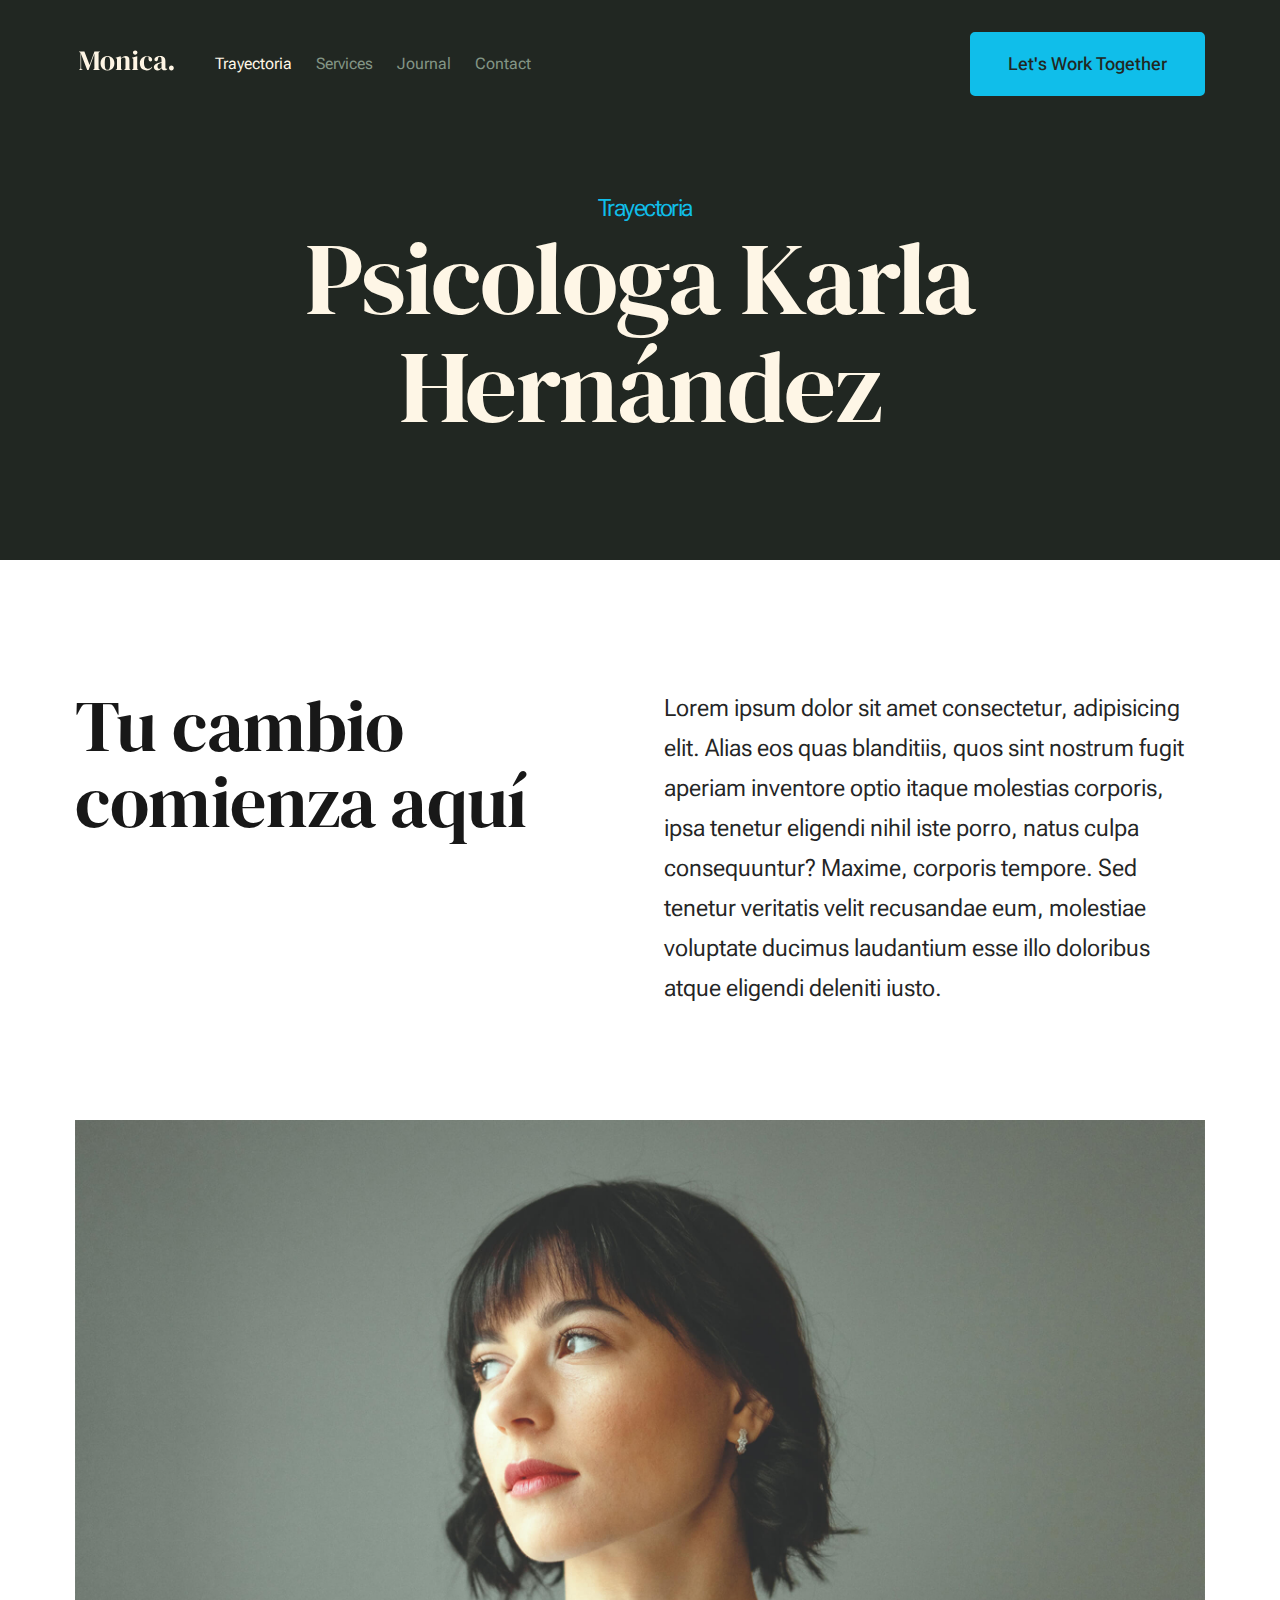
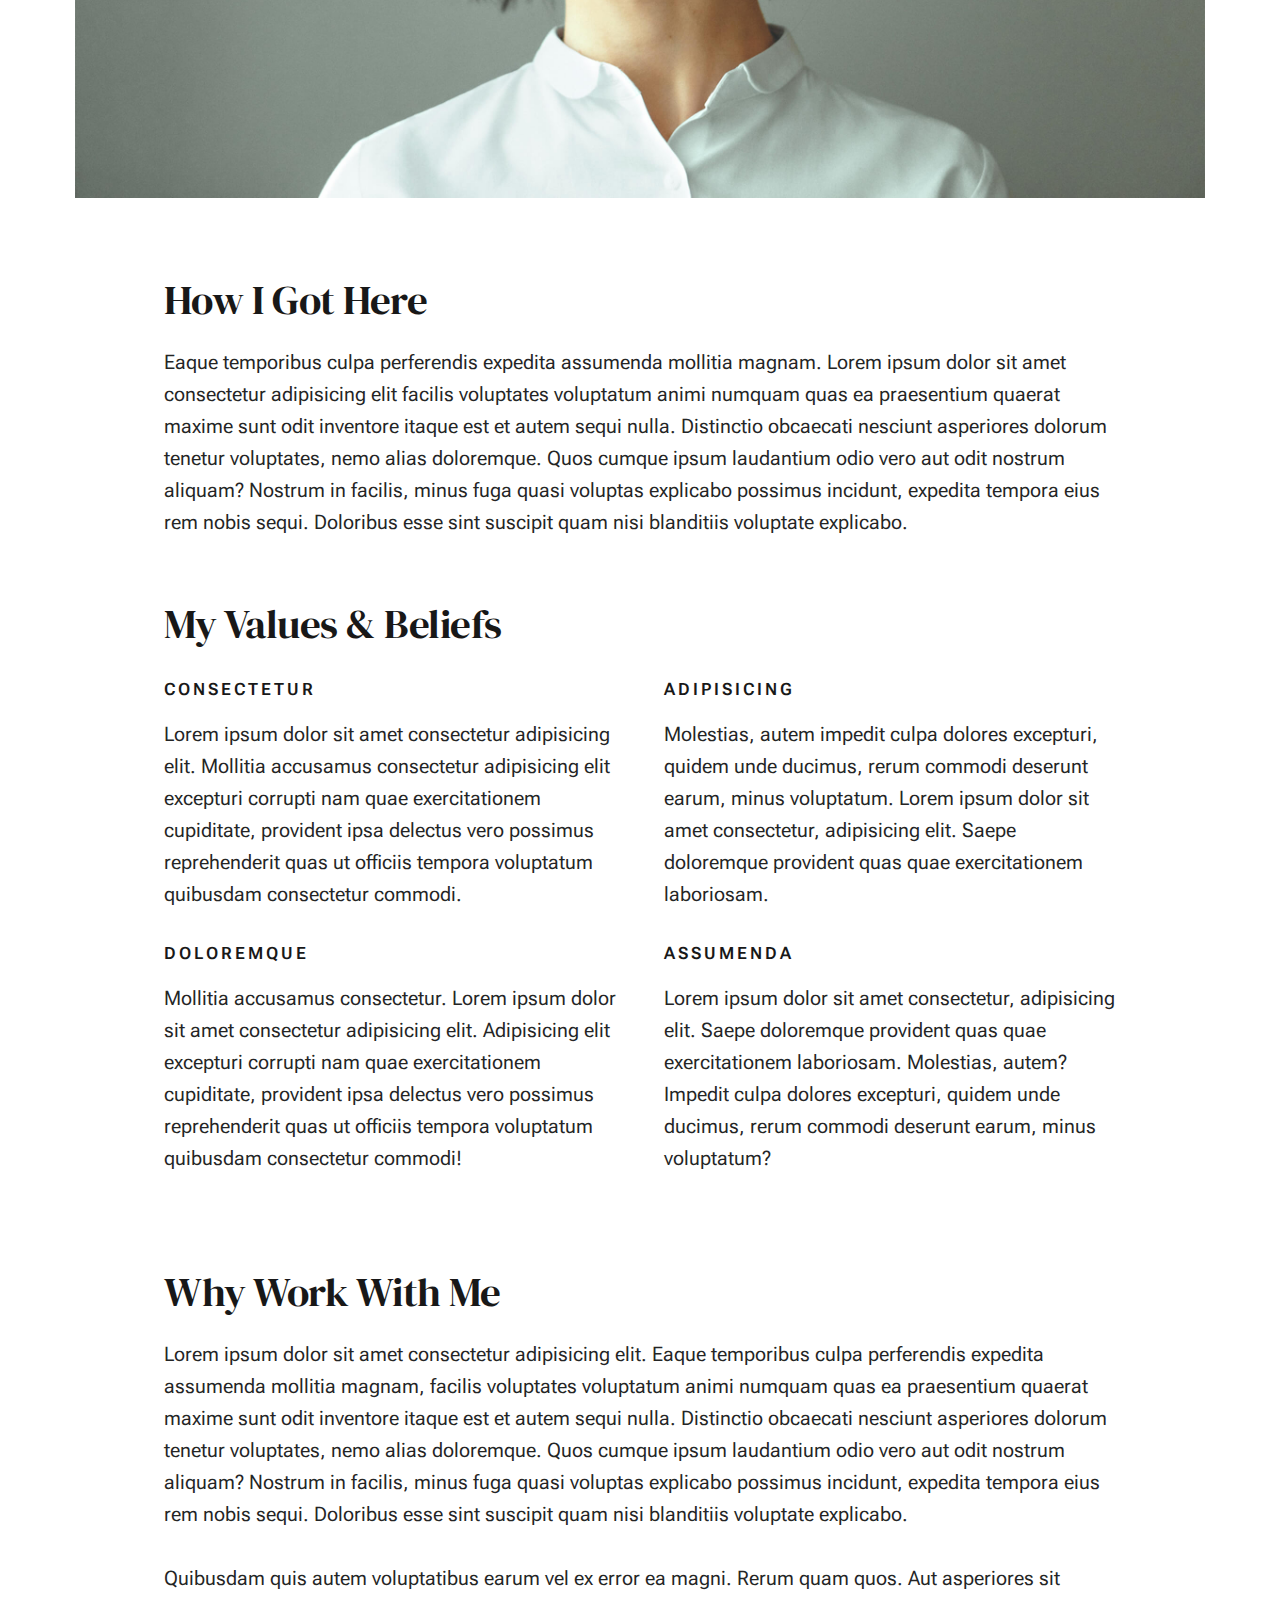
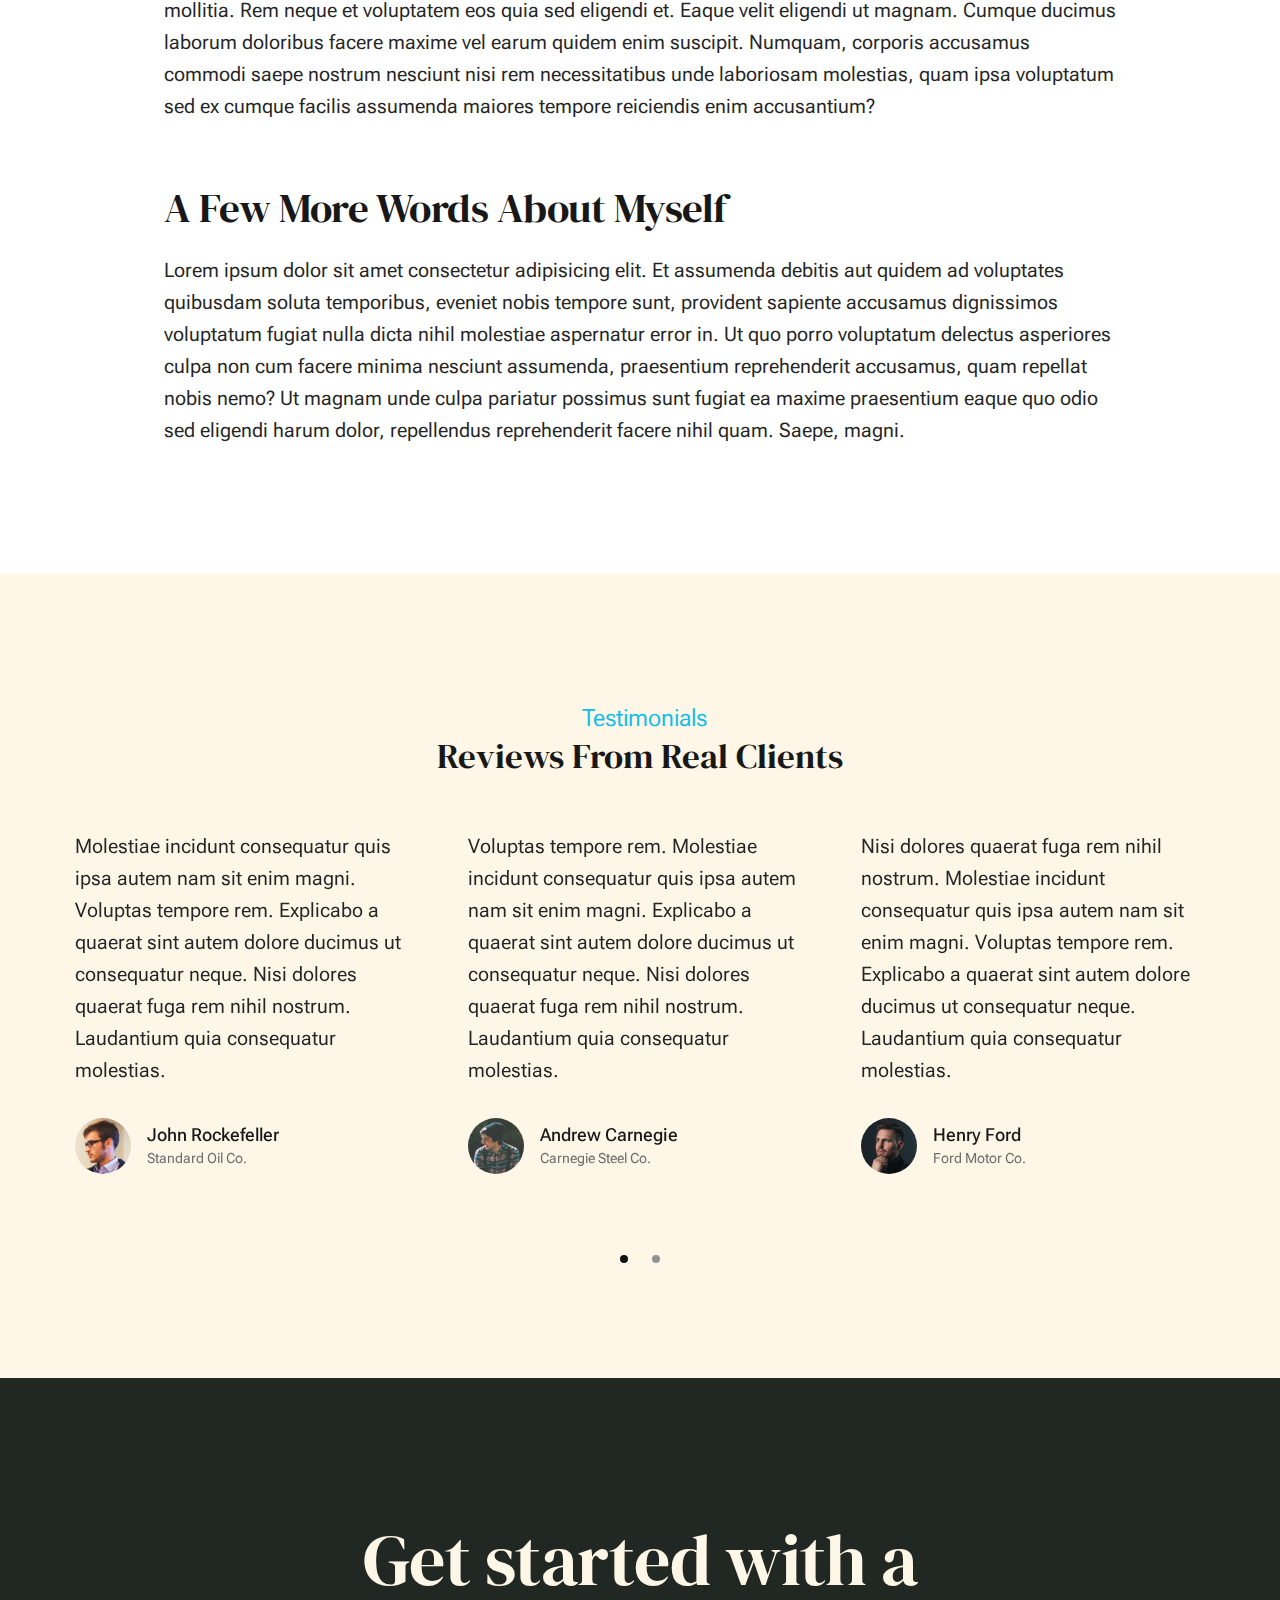
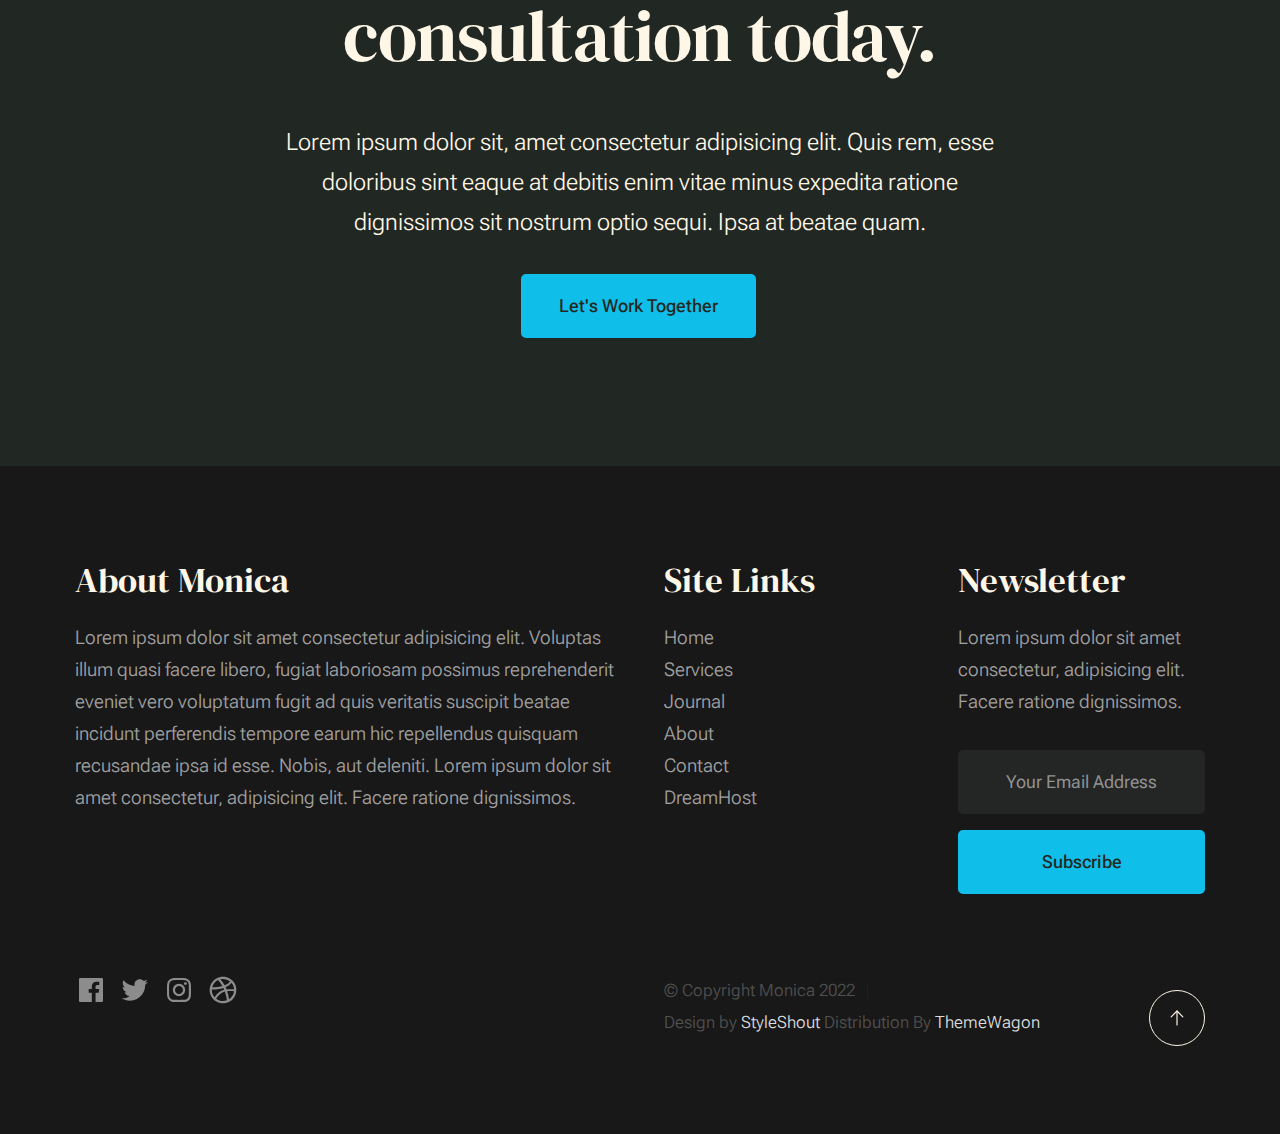
<file: about.html>
<!DOCTYPE html>
<html lang="en" class="no-js" >
<head>

    <!--- basic page needs
    ================================================== -->
    <meta charset="utf-8">
    <meta name="viewport" content="width=device-width, initial-scale=1">
    <title>About - Karla</title>

    <script>
        document.documentElement.classList.remove('no-js');
        document.documentElement.classList.add('js');
    </script>

    <!-- CSS
    ================================================== -->
    <link rel="stylesheet" href="css/vendor.css">
    <link rel="stylesheet" href="css/styles.css">

    <!-- favicons
    ================================================== -->
    <link rel="apple-touch-icon" sizes="180x180" href="apple-touch-icon.png">
    <link rel="icon" type="image/png" sizes="32x32" href="favicon-32x32.png">
    <link rel="icon" type="image/png" sizes="16x16" href="favicon-16x16.png">
    <link rel="manifest" href="site.webmanifest">

</head>


<body id="top">


    <!-- preloader
    ================================================== -->
    <div id="preloader">
        <div id="loader" class="dots-fade">
            <div></div>
            <div></div>
            <div></div>
        </div>
    </div>


    <!-- page wrap
    ================================================== -->
    <div id="page" class="s-pagewrap">


        <!-- # site header 
        ================================================== -->
        <header class="s-header">

            <div class="row s-header__inner width-sixteen-col">

                <div class="s-header__block">
                    <div class="s-header__logo">
                        <a class="logo" href="index.html">
                            <img src="images/logo.svg" alt="Homepage">
                        </a>
                    </div>

                    <a class="s-header__menu-toggle" href="#0"><span>Menu</span></a>
                </div> <!-- end s-header__block -->

                <nav class="s-header__nav">
    
                    <ul class="s-header__menu-links">
                        <li class="current"><a href="about.html">Trayectoria</a></li>
                        <li><a href="services.html">Services</a></li>
                        <li><a href="blog.html">Journal</a></li>
                        <li><a href="contact.html">Contact</a></li>
                    </ul> <!-- s-header__menu-links -->

                    <div class="s-header__contact">
                        <a href="contact.html" class="btn btn--primary s-header__contact-btn">Let's Work Together</a>                        
                    </div> <!-- s-header__contact -->
    
                </nav> <!-- end s-header__nav -->

            </div> <!-- end s-header__inner -->

        </header> <!-- end s-header -->


        <!-- # site main content
        ================================================== -->
        <section id="content" class="s-content">

               <section class="s-pageheader pageheader">
                    <div class="row">
                        <div class="column xl-12">
                            <h1 class="page-title">
                                <span class="page-title__small-type text-pretitle">Trayectoria</span>
                                Psicologa Karla Hernández
                            </h1>
                            
                        </div>
                    </div>
               </section> <!-- end pageheader --> 

               <section class="s-pagecontent pagecontent">

                    <div class="row pageintro">
                        <div class="column xl-6 lg-12">
                            <h2 class="text-display-title">Tu cambio comienza aquí</h2>
                        </div>
                        <div class="column xl-6 lg-12 u-flexitem-x-right">
                            <p class="lead">
                            Lorem ipsum dolor sit amet consectetur, adipisicing elit. Alias eos quas blanditiis, quos sint nostrum fugit aperiam 
                            inventore optio itaque molestias corporis, ipsa tenetur eligendi nihil iste porro, natus culpa consequuntur? Maxime, 
                            corporis tempore. Sed tenetur veritatis velit recusandae eum, molestiae voluptate ducimus laudantium esse illo 
                            doloribus atque eligendi deleniti iusto. 
                            </p>
                        </div>                       
                    </div> <!-- end pageintro -->   
                    
                    <div class="row pagemedia">
                        <d class="column xl-12">
                            <figure class="page-media">                                
                                <img src="images/thumbs/about/about-1200.jpg" 
                                     srcset="images/thumbs/about/about-2400.jpg 2400w, 
                                             images/thumbs/about/about-1200.jpg 1200w, 
                                             images/thumbs/about/about-600.jpg 600w" sizes="(max-width: 2400px) 100vw, 2400px" alt="">
                            </figure>
                        </d>
                    </div> <!-- end pagemedia -->

                    <div class="row width-narrower pagemain">
                        <div class="column xl-12"> 

                            <h2>How I Got Here</h2>
                            <p>
                            Eaque temporibus culpa perferendis expedita assumenda mollitia magnam. Lorem ipsum dolor sit amet consectetur adipisicing elit
                            facilis voluptates voluptatum animi numquam quas ea praesentium quaerat maxime sunt odit inventore itaque est et autem sequi nulla. 
                            Distinctio obcaecati nesciunt asperiores dolorum tenetur voluptates, nemo alias doloremque. Quos cumque ipsum laudantium odio vero 
                            aut odit nostrum aliquam? Nostrum in facilis, minus fuga quasi voluptas explicabo possimus incidunt, expedita tempora eius rem nobis sequi. 
                            Doloribus esse sint suscipit quam nisi blanditiis voluptate explicabo.
                            </p>

                            <h2 class="u-add-bottom">My Values & Beliefs</h2>

                            <div class="grid-list-items list-items">
                                <div class="grid-list-items__item list-items__item u-remove-bottom">
                                    <div class="list-items__item-header">
                                        <h6 class="list-items__item-small-title">Consectetur</h6>
                                    </div>
                                    <p>
                                    Lorem ipsum dolor sit amet consectetur adipisicing elit. Mollitia accusamus consectetur adipisicing elit excepturi corrupti 
                                    nam quae exercitationem cupiditate, provident ipsa delectus vero possimus reprehenderit quas ut officiis tempora voluptatum 
                                    quibusdam consectetur commodi.
                                    </p>
                                </div>
                                <div class="grid-list-items__item list-items__item u-remove-bottom">
                                    <div class="list-items__item-header">
                                        <h6 class="list-items__item-small-title">Adipisicing</h6>
                                    </div>
                                    <p> 
                                    Molestias, autem impedit culpa dolores excepturi, quidem unde ducimus, rerum commodi deserunt earum, minus voluptatum.
                                    Lorem ipsum dolor sit amet consectetur, adipisicing elit. Saepe doloremque provident quas quae exercitationem laboriosam.
                                    </p>
                                </div>
                                <div class="grid-list-items__item list-items__item u-remove-bottom">
                                    <div class="list-items__item-header">
                                        <h6 class="list-items__item-small-title">Doloremque</h6>
                                    </div>
                                    <p>
                                    Mollitia accusamus consectetur. Lorem ipsum dolor sit amet consectetur adipisicing elit. Adipisicing elit excepturi corrupti 
                                    nam quae exercitationem cupiditate, provident ipsa delectus vero possimus reprehenderit quas ut officiis tempora voluptatum 
                                    quibusdam consectetur commodi!
                                    </p>
                                </div>
                                <div class="grid-list-items__item list-items__item u-remove-bottom">
                                    <div class="list-items__item-header">
                                        <h6 class="list-items__item-small-title">Assumenda</h6>
                                    </div>
                                    <p>
                                    Lorem ipsum dolor sit amet consectetur, adipisicing elit. Saepe doloremque provident quas quae exercitationem laboriosam. 
                                    Molestias, autem? Impedit culpa dolores excepturi, quidem unde ducimus, rerum commodi deserunt earum, minus voluptatum?
                                    </p>
                                </div>
                            </div> <!--grid-list-items -->

                            <h2>Why Work With Me</h2>
                            <p>
                            Lorem ipsum dolor sit amet consectetur adipisicing elit. Eaque temporibus culpa perferendis expedita assumenda mollitia magnam, 
                            facilis voluptates voluptatum animi numquam quas ea praesentium quaerat maxime sunt odit inventore itaque est et autem sequi nulla. 
                            Distinctio obcaecati nesciunt asperiores dolorum tenetur voluptates, nemo alias doloremque. Quos cumque ipsum laudantium odio vero aut 
                            odit nostrum aliquam? Nostrum in facilis, minus fuga quasi voluptas explicabo possimus incidunt, expedita tempora eius rem nobis sequi. 
                            Doloribus esse sint suscipit quam nisi blanditiis voluptate explicabo.
                            </p>

                            <p>
                            Quibusdam quis autem voluptatibus earum vel ex error ea magni. Rerum quam quos. Aut asperiores sit mollitia. Rem neque et voluptatem 
                            eos quia sed eligendi et. Eaque velit eligendi ut magnam. Cumque ducimus laborum doloribus facere maxime vel earum quidem enim suscipit. 
                            Numquam, corporis accusamus commodi saepe nostrum nesciunt nisi rem necessitatibus unde laboriosam molestias, quam ipsa voluptatum sed 
                            ex cumque facilis assumenda maiores tempore reiciendis enim accusantium?
                            </p>                   

                            <h2>A Few More Words About Myself</h2>
                            <p>
                            Lorem ipsum dolor sit amet consectetur adipisicing elit. Et assumenda debitis aut quidem ad voluptates quibusdam soluta temporibus, 
                            eveniet nobis tempore sunt, provident sapiente accusamus dignissimos voluptatum fugiat nulla dicta nihil molestiae aspernatur error in. 
                            Ut quo porro voluptatum delectus asperiores culpa non cum facere minima nesciunt assumenda, praesentium reprehenderit accusamus, quam 
                            repellat nobis nemo? Ut magnam unde culpa pariatur possimus sunt fugiat ea maxime praesentium eaque quo odio sed eligendi harum dolor, 
                            repellendus reprehenderit facere nihil quam. Saepe, magni.
                            </p>

                        </div> <!-- end grid-block-->
                    </div> <!-- end pagemain -->

               </section> <!-- pagecontent -->

               <section class="s-testimonials">

                    <div class="s-testimonials__header row row-x-center text-center">
                        <div class="column xl-8 lg-12">
        
                            <p class="text-pretitle">
                            Testimonials
                            </p>
                            <h3>
                            Reviews From Real Clients
                            </h3>                        
        
                        </div>
                    </div> <!--end s-testimonials__header -->

                    <div class="row s-testimonials__content">
                        <div class="column xl-12 testimonials">

                            <div class="swiper-container testimonials__slider page-slider">

                                <div class="swiper-wrapper">
                                    <div class="testimonials__slide swiper-slide">
                                        <p>
                                        Molestiae incidunt consequatur quis ipsa autem nam sit enim magni. Voluptas tempore rem. 
                                        Explicabo a quaerat sint autem dolore ducimus ut consequatur neque. Nisi dolores quaerat fuga rem nihil nostrum.
                                        Laudantium quia consequatur molestias.
                                        </p>
                                        <div class="testimonials__author">
                                            <img src="images/avatars/user-01.jpg" alt="Author image" class="testimonials__avatar">
                                            <cite class="testimonials__cite">
                                                <strong>John Rockefeller</strong>
                                                <span>Standard Oil Co.</span>
                                            </cite>
                                        </div>
                                    </div>
                                    <div class="testimonials__slide swiper-slide">
                                        <p>
                                        Voluptas tempore rem. Molestiae incidunt consequatur quis ipsa autem nam sit enim magni. 
                                        Explicabo a quaerat sint autem dolore ducimus ut consequatur neque. Nisi dolores quaerat fuga rem nihil nostrum.
                                        Laudantium quia consequatur molestias.
                                        </p>
                                        <div class="testimonials__author">
                                            <img src="images/avatars/user-04.jpg" alt="Author image" class="testimonials__avatar">
                                            <cite class="testimonials__cite">
                                                <strong>Andrew Carnegie</strong>
                                                <span>Carnegie Steel Co.</span>
                                            </cite>
                                        </div>
                                    </div>
                                    <div class="testimonials__slide swiper-slide">
                                        <p>
                                        Nisi dolores quaerat fuga rem nihil nostrum. Molestiae incidunt consequatur quis ipsa autem nam sit enim magni. 
                                        Voluptas tempore rem. Explicabo a quaerat sint autem dolore ducimus ut consequatur neque. 
                                        Laudantium quia consequatur molestias.
                                        </p>
                                        <div class="testimonials__author">
                                            <img src="images/avatars/user-06.jpg" alt="Author image" class="testimonials__avatar">
                                            <cite class="testimonials__cite">
                                                <strong>Henry Ford</strong>
                                                <span>Ford Motor Co.</span>
                                            </cite>
                                        </div>
                                    </div>
                                    <div class="testimonials__slide swiper-slide">
                                        <p>
                                        Molestiae incidunt consequatur quis ipsa autem nam sit enim magni. Voluptas tempore rem. 
                                        Explicabo a quaerat sint autem dolore ducimus ut consequatur neque. Nisi dolores quaerat fuga rem nihil nostrum.
                                        Laudantium quia consequatur molestias.
                                        </p>
                                        <div class="testimonials__author">
                                            <img src="images/avatars/user-02.jpg" alt="Author image" class="testimonials__avatar">
                                            <cite class="testimonials__cite">
                                                <strong>John Morgan</strong>
                                                <span>JP Morgan & Co.</span>
                                            </cite>
                                        </div>
                                    </div> 
                                </div> <!-- end swiper-wrapper --> 

                                <div class="swiper-pagination"></div>

                            </div> <!--end testimonials__slider --> 

                        </div> <!-- testimonials -->
                    </div> <!--end s-testimonials__content -->

               </section> <!-- end s-testimonials -->

        </section> <!-- s-content-->

        <!-- # cta
        ================================================== -->
        <section id="cta" class="s-cta">

            <div class="row row-x-center text-center">
                <div class="column xl-8 lg-12">

                    <div class="s-cta__content">
                        <h2 class="text-display-title">
                        Get started with a consultation today.
                        </h2>
                        <p class="lead">
                        Lorem ipsum dolor sit, amet consectetur adipisicing elit. Quis rem, esse doloribus sint eaque at debitis enim vitae minus expedita ratione dignissimos sit nostrum optio sequi. Ipsa at beatae quam.
                        </p>
                        <a href="contact.html" class="btn btn--primary">Let's Work Together</a>
                    </div>

                </div>
            </div>

        </section> <!-- end s-cta -->


        <!-- # footer 
        ================================================== -->
        <footer class="s-footer">
            <div class="row s-footer__content">
                <div class="column xl-6 lg-6 md-12 s-footer__block s-footer__about">                    
                    <h3>About Monica</h3>
                    <p>
                    Lorem ipsum dolor sit amet consectetur adipisicing elit. Voluptas illum quasi facere libero, 
                    fugiat laboriosam possimus reprehenderit eveniet vero voluptatum fugit ad quis veritatis suscipit beatae 
                    incidunt perferendis tempore earum hic repellendus quisquam recusandae ipsa id esse. Nobis, aut deleniti.
                    Lorem ipsum dolor sit amet consectetur, adipisicing elit. Facere ratione dignissimos.
                    </p>               
                </div>                
                <div class="column xl-3 lg-6 md-12 s-footer__block s-footer__site-links">
                    <h3>Site Links</h3>
                    <ul class="link-list">
                        <li><a href="index.html">Home</a></li>
                        <li><a href="services.html">Services</a></li>
                        <li><a href="blog.html">Journal</a></li>
                        <li><a href="about.html">About</a></li>
                        <li><a href="contact.html">Contact</a></li>
                        <li><a href="https://www.dreamhost.com/r.cgi?287326">DreamHost</a></li>
                    </ul>
                </div>
                <div class="column xl-3 lg-6 md-12 tab-12 s-footer__block s-footer__newsletter">
                    <h3>Newsletter</h3>

                    <p>
                    Lorem ipsum dolor sit amet consectetur, adipisicing elit. Facere ratione dignissimos.
                    </p>

                    <div class="subscribe-form">
                        <form id="mc-form" class="mc-form">
                            <input type="email" name="EMAIL" id="mce-EMAIL" class="u-fullwidth text-center" placeholder="Your Email Address" title="The domain portion of the email address is invalid (the portion after the @)." pattern="^([^\x00-\x20\x22\x28\x29\x2c\x2e\x3a-\x3c\x3e\x40\x5b-\x5d\x7f-\xff]+|\x22([^\x0d\x22\x5c\x80-\xff]|\x5c[\x00-\x7f])*\x22)(\x2e([^\x00-\x20\x22\x28\x29\x2c\x2e\x3a-\x3c\x3e\x40\x5b-\x5d\x7f-\xff]+|\x22([^\x0d\x22\x5c\x80-\xff]|\x5c[\x00-\x7f])*\x22))*\x40([^\x00-\x20\x22\x28\x29\x2c\x2e\x3a-\x3c\x3e\x40\x5b-\x5d\x7f-\xff]+|\x5b([^\x0d\x5b-\x5d\x80-\xff]|\x5c[\x00-\x7f])*\x5d)(\x2e([^\x00-\x20\x22\x28\x29\x2c\x2e\x3a-\x3c\x3e\x40\x5b-\x5d\x7f-\xff]+|\x5b([^\x0d\x5b-\x5d\x80-\xff]|\x5c[\x00-\x7f])*\x5d))*(\.\w{2,})+$" required>
                            <input type="submit" name="subscribe" value="Subscribe" class="btn btn--primary btn--small u-fullwidth">
                            <!-- <div style="position: absolute; left: -5000px;" aria-hidden="true"><input type="text" name="b_cdb7b577e41181934ed6a6a44_9a91cfe7b3" tabindex="-1" value=""></div> -->
                            <div class="mc-status"></div>
                        </form>
                    </div>
                </div>
            </div>    
            
            <div class="row s-footer__bottom">
                <div class="column xl-6 lg-12">
                    <ul class="s-footer__social social-list">
                        <li>
                            <a href="#0">
                                <svg xmlns="http://www.w3.org/2000/svg" width="24" height="24" viewBox="0 0 24 24" style="fill:rgba(0, 0, 0, 1);transform:;-ms-filter:"><path d="M20,3H4C3.447,3,3,3.448,3,4v16c0,0.552,0.447,1,1,1h8.615v-6.96h-2.338v-2.725h2.338v-2c0-2.325,1.42-3.592,3.5-3.592 c0.699-0.002,1.399,0.034,2.095,0.107v2.42h-1.435c-1.128,0-1.348,0.538-1.348,1.325v1.735h2.697l-0.35,2.725h-2.348V21H20 c0.553,0,1-0.448,1-1V4C21,3.448,20.553,3,20,3z"></path></svg>
                                <span class="u-screen-reader-text">Facebook</span>
                            </a>
                        </li>
                        <li>
                            <a href="#0">
                                <svg xmlns="http://www.w3.org/2000/svg" width="24" height="24" viewBox="0 0 24 24" style="fill:rgba(0, 0, 0, 1);transform:;-ms-filter:"><path d="M19.633,7.997c0.013,0.175,0.013,0.349,0.013,0.523c0,5.325-4.053,11.461-11.46,11.461c-2.282,0-4.402-0.661-6.186-1.809 c0.324,0.037,0.636,0.05,0.973,0.05c1.883,0,3.616-0.636,5.001-1.721c-1.771-0.037-3.255-1.197-3.767-2.793 c0.249,0.037,0.499,0.062,0.761,0.062c0.361,0,0.724-0.05,1.061-0.137c-1.847-0.374-3.23-1.995-3.23-3.953v-0.05 c0.537,0.299,1.16,0.486,1.82,0.511C3.534,9.419,2.823,8.184,2.823,6.787c0-0.748,0.199-1.434,0.548-2.032 c1.983,2.443,4.964,4.04,8.306,4.215c-0.062-0.3-0.1-0.611-0.1-0.923c0-2.22,1.796-4.028,4.028-4.028 c1.16,0,2.207,0.486,2.943,1.272c0.91-0.175,1.782-0.512,2.556-0.973c-0.299,0.935-0.936,1.721-1.771,2.22 c0.811-0.088,1.597-0.312,2.319-0.624C21.104,6.712,20.419,7.423,19.633,7.997z"></path></svg>
                                <span class="u-screen-reader-text">Twitter</span>
                            </a>
                        </li>
                        <li>
                            <a href="#0">
                                <svg xmlns="http://www.w3.org/2000/svg" width="24" height="24" viewBox="0 0 24 24" style="fill:rgba(0, 0, 0, 1);transform:;-ms-filter:"><path d="M11.999,7.377c-2.554,0-4.623,2.07-4.623,4.623c0,2.554,2.069,4.624,4.623,4.624c2.552,0,4.623-2.07,4.623-4.624 C16.622,9.447,14.551,7.377,11.999,7.377L11.999,7.377z M11.999,15.004c-1.659,0-3.004-1.345-3.004-3.003 c0-1.659,1.345-3.003,3.004-3.003s3.002,1.344,3.002,3.003C15.001,13.659,13.658,15.004,11.999,15.004L11.999,15.004z"></path><circle cx="16.806" cy="7.207" r="1.078"></circle><path d="M20.533,6.111c-0.469-1.209-1.424-2.165-2.633-2.632c-0.699-0.263-1.438-0.404-2.186-0.42 c-0.963-0.042-1.268-0.054-3.71-0.054s-2.755,0-3.71,0.054C7.548,3.074,6.809,3.215,6.11,3.479C4.9,3.946,3.945,4.902,3.477,6.111 c-0.263,0.7-0.404,1.438-0.419,2.186c-0.043,0.962-0.056,1.267-0.056,3.71c0,2.442,0,2.753,0.056,3.71 c0.015,0.748,0.156,1.486,0.419,2.187c0.469,1.208,1.424,2.164,2.634,2.632c0.696,0.272,1.435,0.426,2.185,0.45 c0.963,0.042,1.268,0.055,3.71,0.055s2.755,0,3.71-0.055c0.747-0.015,1.486-0.157,2.186-0.419c1.209-0.469,2.164-1.424,2.633-2.633 c0.263-0.7,0.404-1.438,0.419-2.186c0.043-0.962,0.056-1.267,0.056-3.71s0-2.753-0.056-3.71C20.941,7.57,20.801,6.819,20.533,6.111z M19.315,15.643c-0.007,0.576-0.111,1.147-0.311,1.688c-0.305,0.787-0.926,1.409-1.712,1.711c-0.535,0.199-1.099,0.303-1.67,0.311 c-0.95,0.044-1.218,0.055-3.654,0.055c-2.438,0-2.687,0-3.655-0.055c-0.569-0.007-1.135-0.112-1.669-0.311 c-0.789-0.301-1.414-0.923-1.719-1.711c-0.196-0.534-0.302-1.099-0.311-1.669c-0.043-0.95-0.053-1.218-0.053-3.654 c0-2.437,0-2.686,0.053-3.655c0.007-0.576,0.111-1.146,0.311-1.687c0.305-0.789,0.93-1.41,1.719-1.712 c0.534-0.198,1.1-0.303,1.669-0.311c0.951-0.043,1.218-0.055,3.655-0.055c2.437,0,2.687,0,3.654,0.055 c0.571,0.007,1.135,0.112,1.67,0.311c0.786,0.303,1.407,0.925,1.712,1.712c0.196,0.534,0.302,1.099,0.311,1.669 c0.043,0.951,0.054,1.218,0.054,3.655c0,2.436,0,2.698-0.043,3.654H19.315z"></path></svg>
                                <span class="u-screen-reader-text">Instagram</span>
                            </a>
                        </li>
                        <li>
                            <a href="#0">
                                <svg xmlns="http://www.w3.org/2000/svg" width="24" height="24" viewBox="0 0 24 24" style="fill: rgba(0, 0, 0, 1);transform: ;msFilter:;"><path d="M20.66 6.98a9.932 9.932 0 0 0-3.641-3.64C15.486 2.447 13.813 2 12 2s-3.486.447-5.02 1.34c-1.533.893-2.747 2.107-3.64 3.64S2 10.187 2 12s.446 3.487 1.34 5.02a9.924 9.924 0 0 0 3.641 3.64C8.514 21.553 10.187 22 12 22s3.486-.447 5.02-1.34a9.932 9.932 0 0 0 3.641-3.64C21.554 15.487 22 13.813 22 12s-.446-3.487-1.34-5.02zM12 3.66c2 0 3.772.64 5.32 1.919-.92 1.174-2.286 2.14-4.1 2.9-1.002-1.813-2.088-3.327-3.261-4.54A7.715 7.715 0 0 1 12 3.66zM5.51 6.8a8.116 8.116 0 0 1 2.711-2.22c1.212 1.201 2.325 2.7 3.34 4.5-2 .6-4.114.9-6.341.9-.573 0-1.006-.013-1.3-.04A8.549 8.549 0 0 1 5.51 6.8zM3.66 12c0-.054.003-.12.01-.2.007-.08.01-.146.01-.2.254.014.641.02 1.161.02 2.666 0 5.146-.367 7.439-1.1.187.373.381.793.58 1.26-1.32.293-2.674 1.006-4.061 2.14S6.4 16.247 5.76 17.5c-1.4-1.587-2.1-3.42-2.1-5.5zM12 20.34c-1.894 0-3.594-.587-5.101-1.759.601-1.187 1.524-2.322 2.771-3.401 1.246-1.08 2.483-1.753 3.71-2.02a29.441 29.441 0 0 1 1.56 6.62 8.166 8.166 0 0 1-2.94.56zm7.08-3.96a8.351 8.351 0 0 1-2.58 2.621c-.24-2.08-.7-4.107-1.379-6.081.932-.066 1.765-.1 2.5-.1.799 0 1.686.034 2.659.1a8.098 8.098 0 0 1-1.2 3.46zm-1.24-5c-1.16 0-2.233.047-3.22.14a27.053 27.053 0 0 0-.68-1.62c2.066-.906 3.532-2.006 4.399-3.3 1.2 1.414 1.854 3.027 1.96 4.84-.812-.04-1.632-.06-2.459-.06z"></path></svg>
                                <span class="u-screen-reader-text">Dribbble</span>
                            </a>
                        </li>
                    </ul> <!-- end s-footer__social -->
                </div>
                <div class="column xl-6 lg-12">
                    <p class="ss-copyright">
                        <span>© Copyright Monica 2022</span> 
                        <span>Design by <a href="https://www.styleshout.com/">StyleShout</a> Distribution By <a href="https://themewagon.com">ThemeWagon</a></span>
                    </p>
                </div>

                <div class="ss-go-top">
                    <a class="smoothscroll" title="Back to Top" href="#top">
                        <svg xmlns="http://www.w3.org/2000/svg" viewBox="0 0 24 24" width="36" height="36" fill="none" stroke="#ffffff" stroke-width="1" stroke-linecap="round" stroke-linejoin="round">&lt;!--!  Atomicons Free 1.00 by @atisalab License - https://atomicons.com/license/ (Icons: CC BY 4.0) Copyright 2021 Atomicons --&gt;<polyline points="17 11 12 6 7 11"></polyline><line x1="12" y1="18" x2="12" y2="6"></line></svg>
                    </a>
                </div> <!-- end ss-go-top -->
            </div>
            
        </footer> <!-- end s-footer -->

    </div> <!-- end page-wrap -->

    <!-- Java Script
    ================================================== -->
    <script src="js/plugins.js"></script>
    <script src="js/main.js"></script>

</body>
</html>
</file>
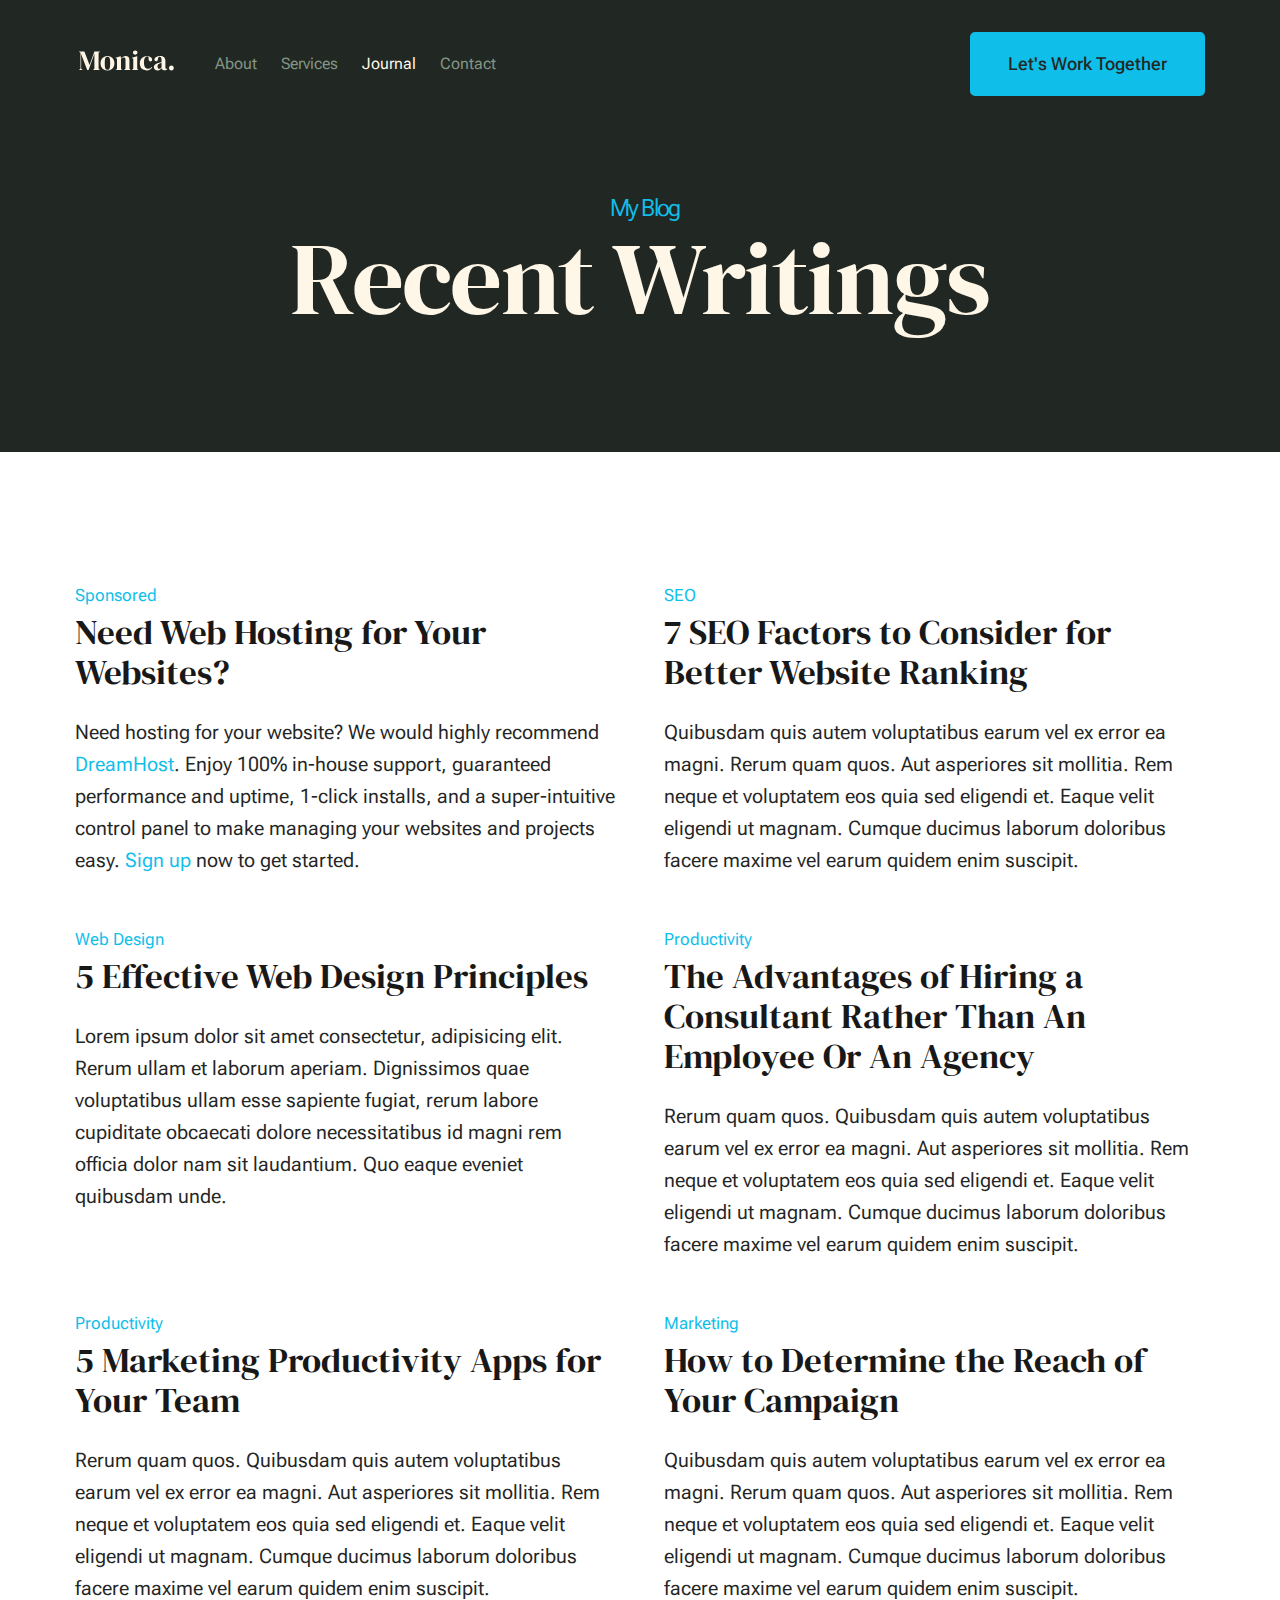
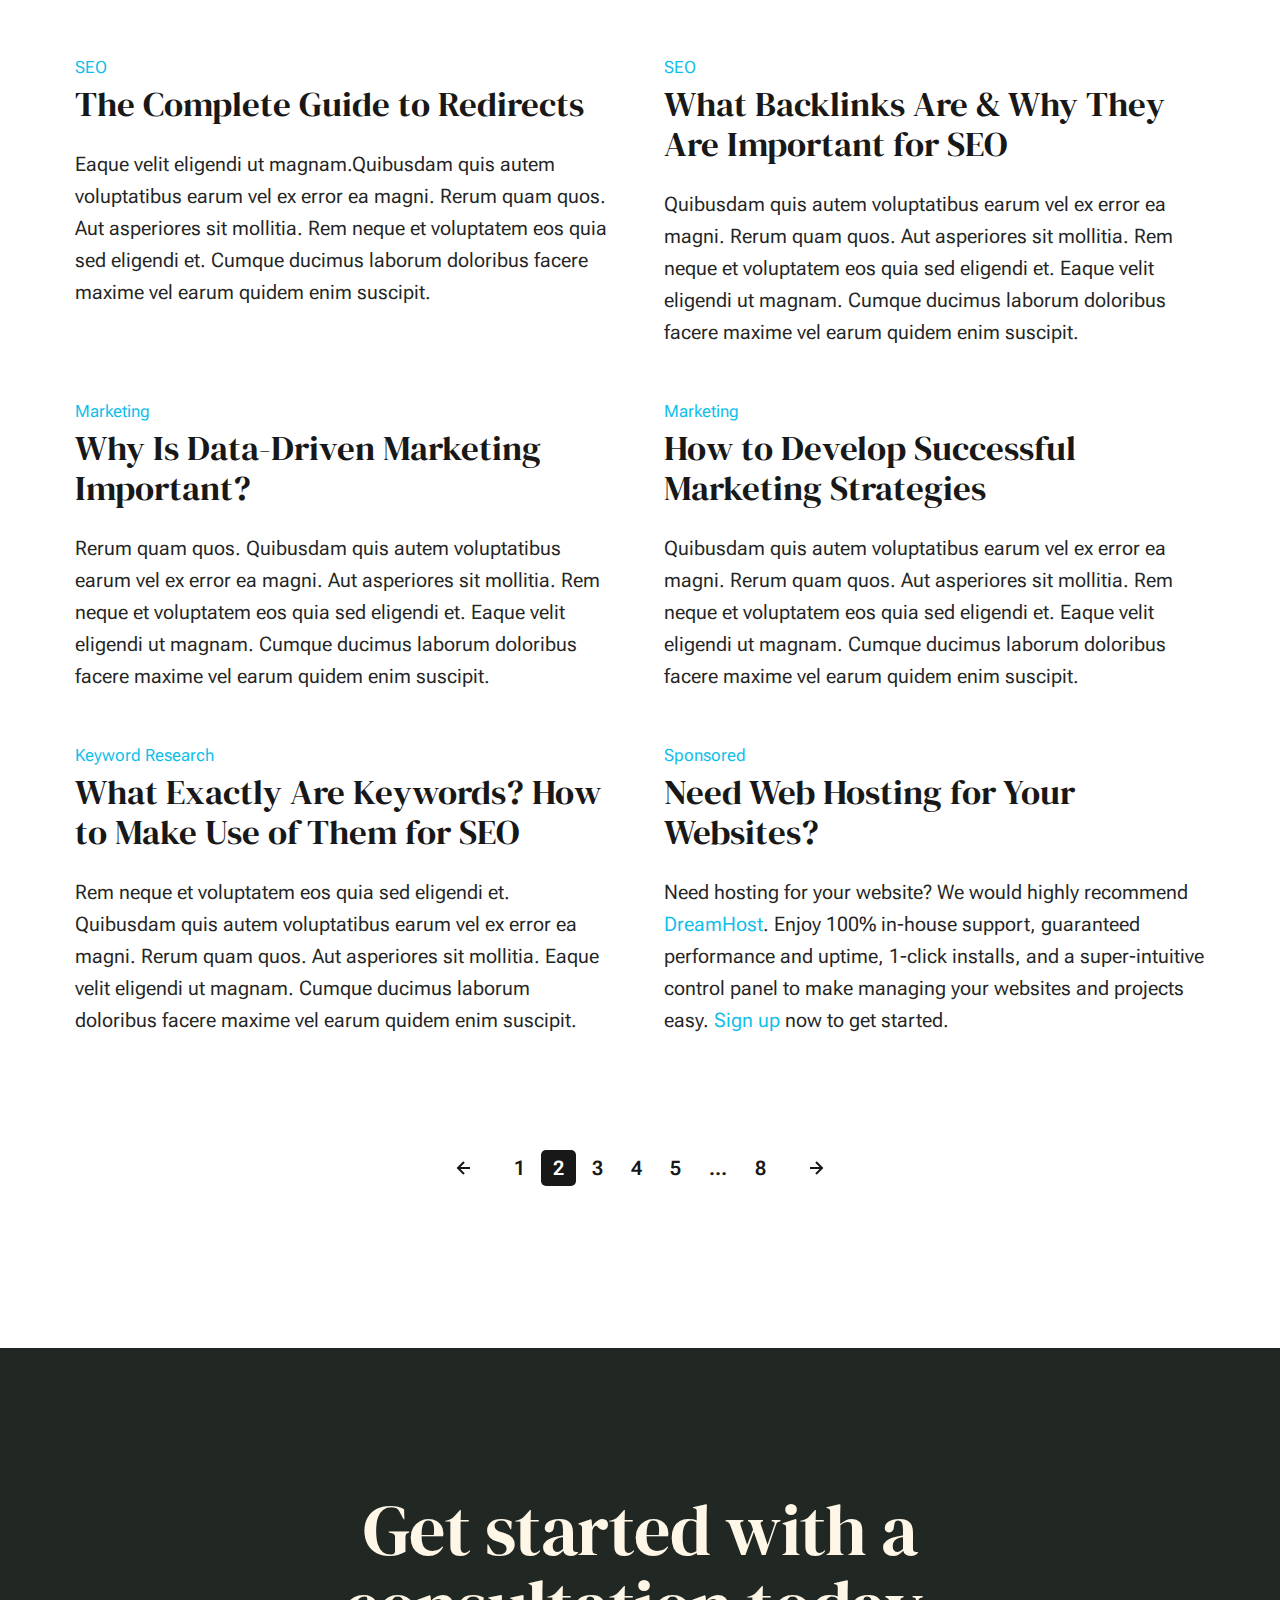
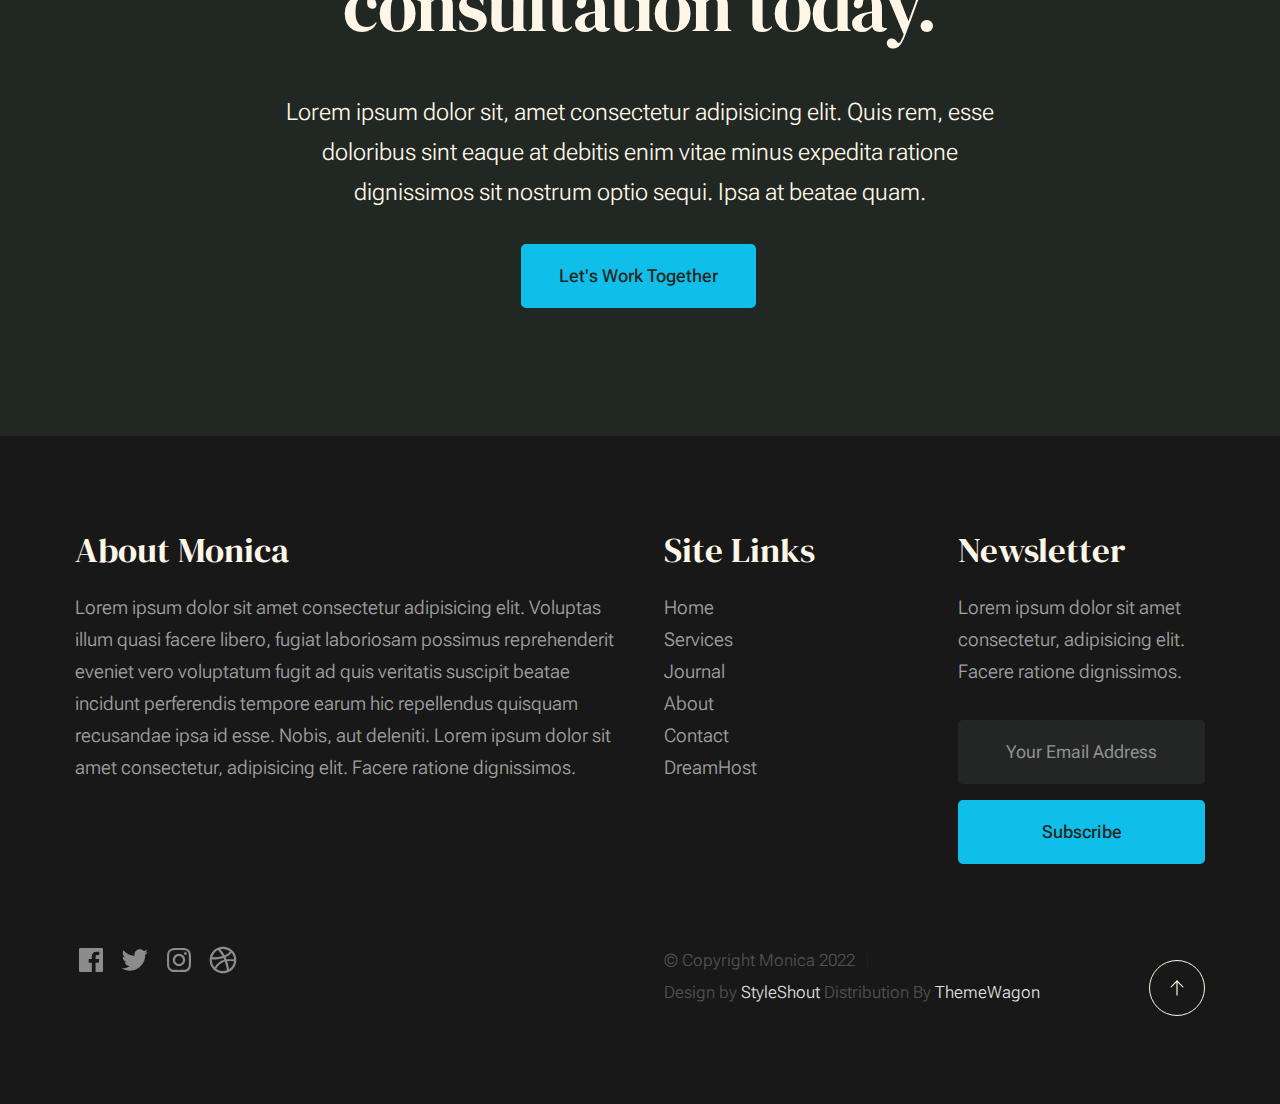
<file: blog.html>
<!DOCTYPE html>
<html lang="en" class="no-js" >
<head>

    <!--- basic page needs
    ================================================== -->
    <meta charset="utf-8">
    <meta name="viewport" content="width=device-width, initial-scale=1">
    <title>Blog - Karla</title>

    <script>
        document.documentElement.classList.remove('no-js');
        document.documentElement.classList.add('js');
    </script>

    <!-- CSS
    ================================================== -->
    <link rel="stylesheet" href="css/vendor.css">
    <link rel="stylesheet" href="css/styles.css">

    <!-- favicons
    ================================================== -->
    <link rel="apple-touch-icon" sizes="180x180" href="apple-touch-icon.png">
    <link rel="icon" type="image/png" sizes="32x32" href="favicon-32x32.png">
    <link rel="icon" type="image/png" sizes="16x16" href="favicon-16x16.png">
    <link rel="manifest" href="site.webmanifest">

</head>


<body id="top">


    <!-- preloader
    ================================================== -->
    <div id="preloader">
        <div id="loader" class="dots-fade">
            <div></div>
            <div></div>
            <div></div>
        </div>
    </div>


    <!-- page wrap
    ================================================== -->
    <div id="page" class="s-pagewrap">

        <!-- # site header 
        ================================================== -->
        <header class="s-header">

            <div class="row s-header__inner width-sixteen-col">

                <div class="s-header__block">
                    <div class="s-header__logo">
                        <a class="logo" href="index.html">
                            <img src="images/logo.svg" alt="Homepage">
                        </a>
                    </div>

                    <a class="s-header__menu-toggle" href="#0"><span>Menu</span></a>
                </div> <!-- end s-header__block -->

                <nav class="s-header__nav">
    
                    <ul class="s-header__menu-links">
                        <li><a href="about.html">About</a></li>
                        <li><a href="services.html">Services</a></li>
                        <li class="current"><a href="blog.html">Journal</a></li>
                        <li><a href="contact.html">Contact</a></li>
                    </ul> <!-- s-header__menu-links -->

                    <div class="s-header__contact">
                        <a href="contact.html" class="btn btn--primary s-header__contact-btn">Let's Work Together</a>                        
                    </div> <!-- s-header__contact -->
    
                </nav> <!-- end s-header__nav -->

            </div> <!-- end s-header__inner -->

        </header> <!-- end s-header -->


        <!-- # site main content
        ================================================== -->
        <section id="content" class="s-content">

               <section class="s-pageheader pageheader">
                    <div class="row">
                        <div class="column xl-12">
                            <h1 class="page-title">
                                <span class="page-title__small-type text-pretitle">My Blog</span>
                                Recent Writings
                            </h1>
                        </div>
                    </div>
               </section>   

               <section class="s-pagecontent pagecontent">

                    <div class="row">
                        <div class="column xl-12 grid-block">          
        
                            <!-- <div class="grid-full">         -->
                                <div class="grid-full grid-list-items">

                                    <div class="grid-list-items__item blog-card">
                                        <div class="blog-card__header">
                                            <div class="blog-card__cat-links">
                                                <a href="blog.html">Sponsored</a>
                                            </div>
                                            <h3 class="blog-card__title"><a href="https://www.dreamhost.com/r.cgi?287326">Need Web Hosting for Your Websites?</a></h3>
                                        </div>
                                        <div class="blog-card__text">
                                            <p>
                                            Need hosting for your website? We would highly recommend <a href="https://www.dreamhost.com/r.cgi?287326">DreamHost</a>.
                                            Enjoy 100% in-house support, guaranteed performance and uptime, 1-click installs, and a super-intuitive control 
                                            panel to make managing your websites and projects easy. <a href="https://www.dreamhost.com/r.cgi?287326">Sign up</a> now to get started.
                                            </p>
                                        </div>
                                    </div> <!-- end blog-card -->
                                    <div class="grid-list-items__item blog-card">
                                        <div class="blog-card__header">
                                            <div class="blog-card__cat-links">
                                                <a href="blog.html">SEO</a>
                                            </div>
                                            <h3 class="blog-card__title"><a href="single.html">7 SEO Factors to Consider for Better Website Ranking</a></h3>
                                        </div>
                                        <div class="blog-card__text">
                                            <p>
                                            Quibusdam quis autem voluptatibus earum vel ex error ea magni. Rerum quam quos. Aut asperiores 
                                            sit mollitia. Rem neque et voluptatem eos quia sed eligendi et. Eaque velit eligendi ut 
                                            magnam. Cumque ducimus laborum doloribus facere maxime vel earum quidem enim suscipit.
                                            </p>
                                        </div>
                                    </div> <!-- end blog-card -->
                                    <div class="grid-list-items__item blog-card">
                                        <div class="blog-card__header">
                                            <div class="blog-card__cat-links">
                                                <a href="blog.html">Web Design</a>
                                            </div>
                                            <h3 class="blog-card__title"><a href="single.html">5 Effective Web Design Principles</a></h3>
                                        </div>
                                        <div class="blog-card__text">
                                            <p>
                                            Lorem ipsum dolor sit amet consectetur, adipisicing elit. Rerum ullam et laborum aperiam. 
                                            Dignissimos quae voluptatibus ullam esse sapiente fugiat, rerum labore cupiditate obcaecati 
                                            dolore necessitatibus id magni rem officia dolor nam sit laudantium. Quo eaque eveniet quibusdam unde. 
                                            </p>
                                        </div>
                                    </div> <!-- end blog card -->
                                    <div class="grid-list-items__item blog-card">
                                        <div class="blog-card__header">
                                            <div class="blog-card__cat-links">
                                                <a href="blog.html">Productivity</a>
                                            </div>
                                            <h3 class="blog-card__title"><a href="single.html">The Advantages of Hiring a Consultant Rather Than An Employee Or An Agency</a></h3>
                                        </div>
                                        <div class="blog-card__text">
                                            <p>
                                            Rerum quam quos. Quibusdam quis autem voluptatibus earum vel ex error ea magni. Aut asperiores 
                                            sit mollitia. Rem neque et voluptatem eos quia sed eligendi et. Eaque velit eligendi ut 
                                            magnam. Cumque ducimus laborum doloribus facere maxime vel earum quidem enim suscipit.
                                            </p>
                                        </div>
                                    </div> <!-- end blog-card -->
                                    <div class="grid-list-items__item blog-card">
                                        <div class="blog-card__header">
                                            <div class="blog-card__cat-links">
                                                <a href="blog.html">Productivity</a>
                                            </div>
                                            <h3 class="blog-card__title"><a href="single.html">5 Marketing Productivity Apps for Your Team</a></h3>
                                        </div>
                                        <div class="blog-card__text">
                                            <p>
                                            Rerum quam quos. Quibusdam quis autem voluptatibus earum vel ex error ea magni. Aut asperiores 
                                            sit mollitia. Rem neque et voluptatem eos quia sed eligendi et. Eaque velit eligendi ut 
                                            magnam. Cumque ducimus laborum doloribus facere maxime vel earum quidem enim suscipit.
                                            </p>
                                        </div>
                                    </div> <!-- end blog-card -->
                                    <div class="grid-list-items__item blog-card">
                                        <div class="blog-card__header">
                                            <div class="blog-card__cat-links">
                                                <a href="blog.html">Marketing</a>
                                            </div>
                                            <h3 class="blog-card__title"><a href="single.html">How to Determine the Reach of Your Campaign</a></h3>
                                        </div>
                                        <div class="blog-card__text">
                                            <p>
                                            Quibusdam quis autem voluptatibus earum vel ex error ea magni. Rerum quam quos. Aut asperiores 
                                            sit mollitia. Rem neque et voluptatem eos quia sed eligendi et. Eaque velit eligendi ut 
                                            magnam. Cumque ducimus laborum doloribus facere maxime vel earum quidem enim suscipit.
                                            </p>
                                        </div>
                                    </div> <!-- end blog-card -->
                                    <div class="grid-list-items__item blog-card">
                                        <div class="blog-card__header">
                                            <div class="blog-card__cat-links">
                                                <a href="blog.html">SEO</a>
                                            </div>
                                            <h3 class="blog-card__title"><a href="single.html">The Complete Guide to Redirects</a></h3>
                                        </div>
                                        <div class="blog-card__text">
                                            <p>
                                            Eaque velit eligendi ut magnam.Quibusdam quis autem voluptatibus earum vel 
                                            ex error ea magni. Rerum quam quos. Aut asperiores sit mollitia. Rem neque et 
                                            voluptatem eos quia sed eligendi et. Cumque ducimus laborum doloribus facere maxime 
                                            vel earum quidem enim suscipit.
                                            </p>
                                        </div>
                                    </div> <!-- end blog card -->
                                    <div class="grid-list-items__item blog-card">
                                        <div class="blog-card__header">
                                            <div class="blog-card__cat-links">
                                                <a href="blog.html">SEO</a>
                                            </div>
                                            <h3 class="blog-card__title"><a href="single.html">What Backlinks Are & Why They Are Important for SEO</a></h3>
                                        </div>
                                        <div class="blog-card__text">
                                            <p>
                                            Quibusdam quis autem voluptatibus earum vel ex error ea magni. Rerum quam quos. Aut asperiores 
                                            sit mollitia. Rem neque et voluptatem eos quia sed eligendi et. Eaque velit eligendi ut 
                                            magnam. Cumque ducimus laborum doloribus facere maxime vel earum quidem enim suscipit.
                                            </p>
                                        </div>
                                    </div> <!-- end blog-card -->
                                    <div class="grid-list-items__item blog-card">
                                        <div class="blog-card__header">
                                            <div class="blog-card__cat-links">
                                                <a href="blog.html">Marketing</a>
                                            </div>
                                            <h3 class="blog-card__title"><a href="single.html">Why Is Data-Driven Marketing Important?</a></h3>
                                        </div>
                                        <div class="blog-card__text">
                                            <p>
                                            Rerum quam quos. Quibusdam quis autem voluptatibus earum vel ex error ea magni. Aut asperiores 
                                            sit mollitia. Rem neque et voluptatem eos quia sed eligendi et. Eaque velit eligendi ut 
                                            magnam. Cumque ducimus laborum doloribus facere maxime vel earum quidem enim suscipit.
                                            </p>
                                        </div>
                                    </div> <!-- end blog card -->
                                    <div class="grid-list-items__item blog-card">
                                        <div class="blog-card__header">
                                            <div class="blog-card__cat-links">
                                                <a href="blog.html">Marketing</a>
                                            </div>
                                            <h3 class="blog-card__title"><a href="single.html">How to Develop Successful Marketing Strategies</a></h3>
                                        </div>
                                        <div class="blog-card__text">
                                            <p>
                                            Quibusdam quis autem voluptatibus earum vel ex error ea magni. Rerum quam quos. Aut asperiores 
                                            sit mollitia. Rem neque et voluptatem eos quia sed eligendi et. Eaque velit eligendi ut 
                                            magnam. Cumque ducimus laborum doloribus facere maxime vel earum quidem enim suscipit.
                                            </p>
                                        </div>
                                    </div> <!-- end blog-card -->
                                    <div class="grid-list-items__item blog-card">
                                        <div class="blog-card__header">
                                            <div class="blog-card__cat-links">
                                                <a href="blog.html">Keyword Research</a>
                                            </div>
                                            <h3 class="blog-card__title"><a href="single.html">What Exactly Are Keywords? How to Make Use of Them for SEO</a></h3>
                                        </div>
                                        <div class="blog-card__text">
                                            <p>
                                            Rem neque et voluptatem eos quia sed eligendi et. Quibusdam quis autem voluptatibus earum vel ex error ea magni. 
                                            Rerum quam quos. Aut asperiores sit mollitia. Eaque velit eligendi ut 
                                            magnam. Cumque ducimus laborum doloribus facere maxime vel earum quidem enim suscipit.
                                            </p>
                                        </div>
                                    </div> <!-- end blog-card -->
                                    <div class="grid-list-items__item blog-card">
                                        <div class="blog-card__header">
                                            <div class="blog-card__cat-links">
                                                <a href="blog.html">Sponsored</a>
                                            </div>
                                            <h3 class="blog-card__title"><a href="https://www.dreamhost.com/r.cgi?287326">Need Web Hosting for Your Websites?</a></h3>
                                        </div>
                                        <div class="blog-card__text">
                                            <p>
                                            Need hosting for your website? We would highly recommend <a href="https://www.dreamhost.com/r.cgi?287326">DreamHost</a>.
                                            Enjoy 100% in-house support, guaranteed performance and uptime, 1-click installs, and a super-intuitive control 
                                            panel to make managing your websites and projects easy. <a href="https://www.dreamhost.com/r.cgi?287326">Sign up</a> now to get started.
                                            </p>
                                        </div>
                                    </div> <!-- end blog card -->
        
                                </div> <!-- grid-list-items -->
                            <!-- </div>     -->

                        </div> <!-- end grid-block-->
                    </div> <!-- end row -->

                    <!-- pagination -->
                    <div class="row navigation pagination">
                        <div class="column xl-12">
                            <nav class="pgn">
                                <ul>
                                    <li>
                                        <a class="pgn__prev" href="#0">
                                            <svg xmlns="http://www.w3.org/2000/svg" width="24" height="24" viewBox="0 0 24 24"><path d="M12.707 17.293L8.414 13H18v-2H8.414l4.293-4.293-1.414-1.414L4.586 12l6.707 6.707z"/></svg>
                                        </a>
                                    </li>
                                    <li><a class="pgn__num" href="#0">1</a></li>
                                    <li><span class="pgn__num current">2</span></li>
                                    <li><a class="pgn__num" href="#0">3</a></li>
                                    <li><a class="pgn__num" href="#0">4</a></li>
                                    <li><a class="pgn__num" href="#0">5</a></li>
                                    <li><span class="pgn__num dots">…</span></li>
                                    <li><a class="pgn__num" href="#0">8</a></li>
                                    <li>
                                        <a class="pgn__next" href="#0">
                                            <svg xmlns="http://www.w3.org/2000/svg" width="24" height="24" viewBox="0 0 24 24"><path d="M11.293 17.293l1.414 1.414L19.414 12l-6.707-6.707-1.414 1.414L15.586 11H6v2h9.586z"/></svg>
                                        </a>
                                    </li>
                                </ul>
                            </nav>
                        </div> <!-- end column -->
                    </div> <!-- end pagination -->

               </section>

        </section> <!-- s-content-->

        <!-- # cta
        ================================================== -->
        <section id="cta" class="s-cta">

            <div class="row row-x-center text-center">
                <div class="column xl-8 lg-12">

                    <div class="s-cta__content">
                        <h2 class="text-display-title">
                        Get started with a consultation today.
                        </h2>
                        <p class="lead">
                        Lorem ipsum dolor sit, amet consectetur adipisicing elit. Quis rem, esse doloribus sint eaque at debitis enim vitae minus expedita ratione dignissimos sit nostrum optio sequi. Ipsa at beatae quam.
                        </p>
                        <a href="contact.html" class="btn btn--primary">Let's Work Together</a>
                    </div>

                </div>
            </div>

        </section> <!-- end s-cta -->


        <!-- # footer 
        ================================================== -->
        <footer class="s-footer">
            <div class="row s-footer__content">
                <div class="column xl-6 lg-6 md-12 s-footer__block s-footer__about">                    
                    <h3>About Monica</h3>
                    <p>
                    Lorem ipsum dolor sit amet consectetur adipisicing elit. Voluptas illum quasi facere libero, 
                    fugiat laboriosam possimus reprehenderit eveniet vero voluptatum fugit ad quis veritatis suscipit beatae 
                    incidunt perferendis tempore earum hic repellendus quisquam recusandae ipsa id esse. Nobis, aut deleniti.
                    Lorem ipsum dolor sit amet consectetur, adipisicing elit. Facere ratione dignissimos.
                    </p>               
                </div>                
                <div class="column xl-3 lg-6 md-12 s-footer__block s-footer__site-links">
                    <h3>Site Links</h3>
                    <ul class="link-list">
                        <li><a href="index.html">Home</a></li>
                        <li><a href="services.html">Services</a></li>
                        <li><a href="blog.html">Journal</a></li>
                        <li><a href="about.html">About</a></li>
                        <li><a href="contact.html">Contact</a></li>
                        <li><a href="https://www.dreamhost.com/r.cgi?287326">DreamHost</a></li>
                    </ul>
                </div>
                <div class="column xl-3 lg-6 md-12 tab-12 s-footer__block s-footer__newsletter">
                    <h3>Newsletter</h3>

                    <p>
                    Lorem ipsum dolor sit amet consectetur, adipisicing elit. Facere ratione dignissimos.
                    </p>

                    <div class="subscribe-form">
                        <form id="mc-form" class="mc-form">
                            <input type="email" name="EMAIL" id="mce-EMAIL" class="u-fullwidth text-center" placeholder="Your Email Address" title="The domain portion of the email address is invalid (the portion after the @)." pattern="^([^\x00-\x20\x22\x28\x29\x2c\x2e\x3a-\x3c\x3e\x40\x5b-\x5d\x7f-\xff]+|\x22([^\x0d\x22\x5c\x80-\xff]|\x5c[\x00-\x7f])*\x22)(\x2e([^\x00-\x20\x22\x28\x29\x2c\x2e\x3a-\x3c\x3e\x40\x5b-\x5d\x7f-\xff]+|\x22([^\x0d\x22\x5c\x80-\xff]|\x5c[\x00-\x7f])*\x22))*\x40([^\x00-\x20\x22\x28\x29\x2c\x2e\x3a-\x3c\x3e\x40\x5b-\x5d\x7f-\xff]+|\x5b([^\x0d\x5b-\x5d\x80-\xff]|\x5c[\x00-\x7f])*\x5d)(\x2e([^\x00-\x20\x22\x28\x29\x2c\x2e\x3a-\x3c\x3e\x40\x5b-\x5d\x7f-\xff]+|\x5b([^\x0d\x5b-\x5d\x80-\xff]|\x5c[\x00-\x7f])*\x5d))*(\.\w{2,})+$" required>
                            <input type="submit" name="subscribe" value="Subscribe" class="btn btn--primary btn--small u-fullwidth">
                            <!-- <div style="position: absolute; left: -5000px;" aria-hidden="true"><input type="text" name="b_cdb7b577e41181934ed6a6a44_9a91cfe7b3" tabindex="-1" value=""></div> -->
                            <div class="mc-status"></div>
                        </form>
                    </div>
                </div>
            </div>    
            
            <div class="row s-footer__bottom">
                <div class="column xl-6 lg-12">
                    <ul class="s-footer__social social-list">
                        <li>
                            <a href="#0">
                                <svg xmlns="http://www.w3.org/2000/svg" width="24" height="24" viewBox="0 0 24 24" style="fill:rgba(0, 0, 0, 1);transform:;-ms-filter:"><path d="M20,3H4C3.447,3,3,3.448,3,4v16c0,0.552,0.447,1,1,1h8.615v-6.96h-2.338v-2.725h2.338v-2c0-2.325,1.42-3.592,3.5-3.592 c0.699-0.002,1.399,0.034,2.095,0.107v2.42h-1.435c-1.128,0-1.348,0.538-1.348,1.325v1.735h2.697l-0.35,2.725h-2.348V21H20 c0.553,0,1-0.448,1-1V4C21,3.448,20.553,3,20,3z"></path></svg>
                                <span class="u-screen-reader-text">Facebook</span>
                            </a>
                        </li>
                        <li>
                            <a href="#0">
                                <svg xmlns="http://www.w3.org/2000/svg" width="24" height="24" viewBox="0 0 24 24" style="fill:rgba(0, 0, 0, 1);transform:;-ms-filter:"><path d="M19.633,7.997c0.013,0.175,0.013,0.349,0.013,0.523c0,5.325-4.053,11.461-11.46,11.461c-2.282,0-4.402-0.661-6.186-1.809 c0.324,0.037,0.636,0.05,0.973,0.05c1.883,0,3.616-0.636,5.001-1.721c-1.771-0.037-3.255-1.197-3.767-2.793 c0.249,0.037,0.499,0.062,0.761,0.062c0.361,0,0.724-0.05,1.061-0.137c-1.847-0.374-3.23-1.995-3.23-3.953v-0.05 c0.537,0.299,1.16,0.486,1.82,0.511C3.534,9.419,2.823,8.184,2.823,6.787c0-0.748,0.199-1.434,0.548-2.032 c1.983,2.443,4.964,4.04,8.306,4.215c-0.062-0.3-0.1-0.611-0.1-0.923c0-2.22,1.796-4.028,4.028-4.028 c1.16,0,2.207,0.486,2.943,1.272c0.91-0.175,1.782-0.512,2.556-0.973c-0.299,0.935-0.936,1.721-1.771,2.22 c0.811-0.088,1.597-0.312,2.319-0.624C21.104,6.712,20.419,7.423,19.633,7.997z"></path></svg>
                                <span class="u-screen-reader-text">Twitter</span>
                            </a>
                        </li>
                        <li>
                            <a href="#0">
                                <svg xmlns="http://www.w3.org/2000/svg" width="24" height="24" viewBox="0 0 24 24" style="fill:rgba(0, 0, 0, 1);transform:;-ms-filter:"><path d="M11.999,7.377c-2.554,0-4.623,2.07-4.623,4.623c0,2.554,2.069,4.624,4.623,4.624c2.552,0,4.623-2.07,4.623-4.624 C16.622,9.447,14.551,7.377,11.999,7.377L11.999,7.377z M11.999,15.004c-1.659,0-3.004-1.345-3.004-3.003 c0-1.659,1.345-3.003,3.004-3.003s3.002,1.344,3.002,3.003C15.001,13.659,13.658,15.004,11.999,15.004L11.999,15.004z"></path><circle cx="16.806" cy="7.207" r="1.078"></circle><path d="M20.533,6.111c-0.469-1.209-1.424-2.165-2.633-2.632c-0.699-0.263-1.438-0.404-2.186-0.42 c-0.963-0.042-1.268-0.054-3.71-0.054s-2.755,0-3.71,0.054C7.548,3.074,6.809,3.215,6.11,3.479C4.9,3.946,3.945,4.902,3.477,6.111 c-0.263,0.7-0.404,1.438-0.419,2.186c-0.043,0.962-0.056,1.267-0.056,3.71c0,2.442,0,2.753,0.056,3.71 c0.015,0.748,0.156,1.486,0.419,2.187c0.469,1.208,1.424,2.164,2.634,2.632c0.696,0.272,1.435,0.426,2.185,0.45 c0.963,0.042,1.268,0.055,3.71,0.055s2.755,0,3.71-0.055c0.747-0.015,1.486-0.157,2.186-0.419c1.209-0.469,2.164-1.424,2.633-2.633 c0.263-0.7,0.404-1.438,0.419-2.186c0.043-0.962,0.056-1.267,0.056-3.71s0-2.753-0.056-3.71C20.941,7.57,20.801,6.819,20.533,6.111z M19.315,15.643c-0.007,0.576-0.111,1.147-0.311,1.688c-0.305,0.787-0.926,1.409-1.712,1.711c-0.535,0.199-1.099,0.303-1.67,0.311 c-0.95,0.044-1.218,0.055-3.654,0.055c-2.438,0-2.687,0-3.655-0.055c-0.569-0.007-1.135-0.112-1.669-0.311 c-0.789-0.301-1.414-0.923-1.719-1.711c-0.196-0.534-0.302-1.099-0.311-1.669c-0.043-0.95-0.053-1.218-0.053-3.654 c0-2.437,0-2.686,0.053-3.655c0.007-0.576,0.111-1.146,0.311-1.687c0.305-0.789,0.93-1.41,1.719-1.712 c0.534-0.198,1.1-0.303,1.669-0.311c0.951-0.043,1.218-0.055,3.655-0.055c2.437,0,2.687,0,3.654,0.055 c0.571,0.007,1.135,0.112,1.67,0.311c0.786,0.303,1.407,0.925,1.712,1.712c0.196,0.534,0.302,1.099,0.311,1.669 c0.043,0.951,0.054,1.218,0.054,3.655c0,2.436,0,2.698-0.043,3.654H19.315z"></path></svg>
                                <span class="u-screen-reader-text">Instagram</span>
                            </a>
                        </li>
                        <li>
                            <a href="#0">
                                <svg xmlns="http://www.w3.org/2000/svg" width="24" height="24" viewBox="0 0 24 24" style="fill: rgba(0, 0, 0, 1);transform: ;msFilter:;"><path d="M20.66 6.98a9.932 9.932 0 0 0-3.641-3.64C15.486 2.447 13.813 2 12 2s-3.486.447-5.02 1.34c-1.533.893-2.747 2.107-3.64 3.64S2 10.187 2 12s.446 3.487 1.34 5.02a9.924 9.924 0 0 0 3.641 3.64C8.514 21.553 10.187 22 12 22s3.486-.447 5.02-1.34a9.932 9.932 0 0 0 3.641-3.64C21.554 15.487 22 13.813 22 12s-.446-3.487-1.34-5.02zM12 3.66c2 0 3.772.64 5.32 1.919-.92 1.174-2.286 2.14-4.1 2.9-1.002-1.813-2.088-3.327-3.261-4.54A7.715 7.715 0 0 1 12 3.66zM5.51 6.8a8.116 8.116 0 0 1 2.711-2.22c1.212 1.201 2.325 2.7 3.34 4.5-2 .6-4.114.9-6.341.9-.573 0-1.006-.013-1.3-.04A8.549 8.549 0 0 1 5.51 6.8zM3.66 12c0-.054.003-.12.01-.2.007-.08.01-.146.01-.2.254.014.641.02 1.161.02 2.666 0 5.146-.367 7.439-1.1.187.373.381.793.58 1.26-1.32.293-2.674 1.006-4.061 2.14S6.4 16.247 5.76 17.5c-1.4-1.587-2.1-3.42-2.1-5.5zM12 20.34c-1.894 0-3.594-.587-5.101-1.759.601-1.187 1.524-2.322 2.771-3.401 1.246-1.08 2.483-1.753 3.71-2.02a29.441 29.441 0 0 1 1.56 6.62 8.166 8.166 0 0 1-2.94.56zm7.08-3.96a8.351 8.351 0 0 1-2.58 2.621c-.24-2.08-.7-4.107-1.379-6.081.932-.066 1.765-.1 2.5-.1.799 0 1.686.034 2.659.1a8.098 8.098 0 0 1-1.2 3.46zm-1.24-5c-1.16 0-2.233.047-3.22.14a27.053 27.053 0 0 0-.68-1.62c2.066-.906 3.532-2.006 4.399-3.3 1.2 1.414 1.854 3.027 1.96 4.84-.812-.04-1.632-.06-2.459-.06z"></path></svg>
                                <span class="u-screen-reader-text">Dribbble</span>
                            </a>
                        </li>
                    </ul> <!-- end s-footer__social -->
                </div>
                <div class="column xl-6 lg-12">
                    <p class="ss-copyright">
                        <span>© Copyright Monica 2022</span> 
                        <span>Design by <a href="https://www.styleshout.com/">StyleShout</a> Distribution By <a href="https://themewagon.com">ThemeWagon</a></span>
                    </p>
                </div>

                <div class="ss-go-top">
                    <a class="smoothscroll" title="Back to Top" href="#top">
                        <svg xmlns="http://www.w3.org/2000/svg" viewBox="0 0 24 24" width="36" height="36" fill="none" stroke="#ffffff" stroke-width="1" stroke-linecap="round" stroke-linejoin="round">&lt;!--!  Atomicons Free 1.00 by @atisalab License - https://atomicons.com/license/ (Icons: CC BY 4.0) Copyright 2021 Atomicons --&gt;<polyline points="17 11 12 6 7 11"></polyline><line x1="12" y1="18" x2="12" y2="6"></line></svg>
                    </a>
                </div> <!-- end ss-go-top -->
            </div>
            
        </footer> <!-- end s-footer -->

    </div> <!-- end page-wrap -->

    <!-- Java Script
    ================================================== -->
    <script src="js/plugins.js"></script>
    <script src="js/main.js"></script>

</body>
</html>
</file>
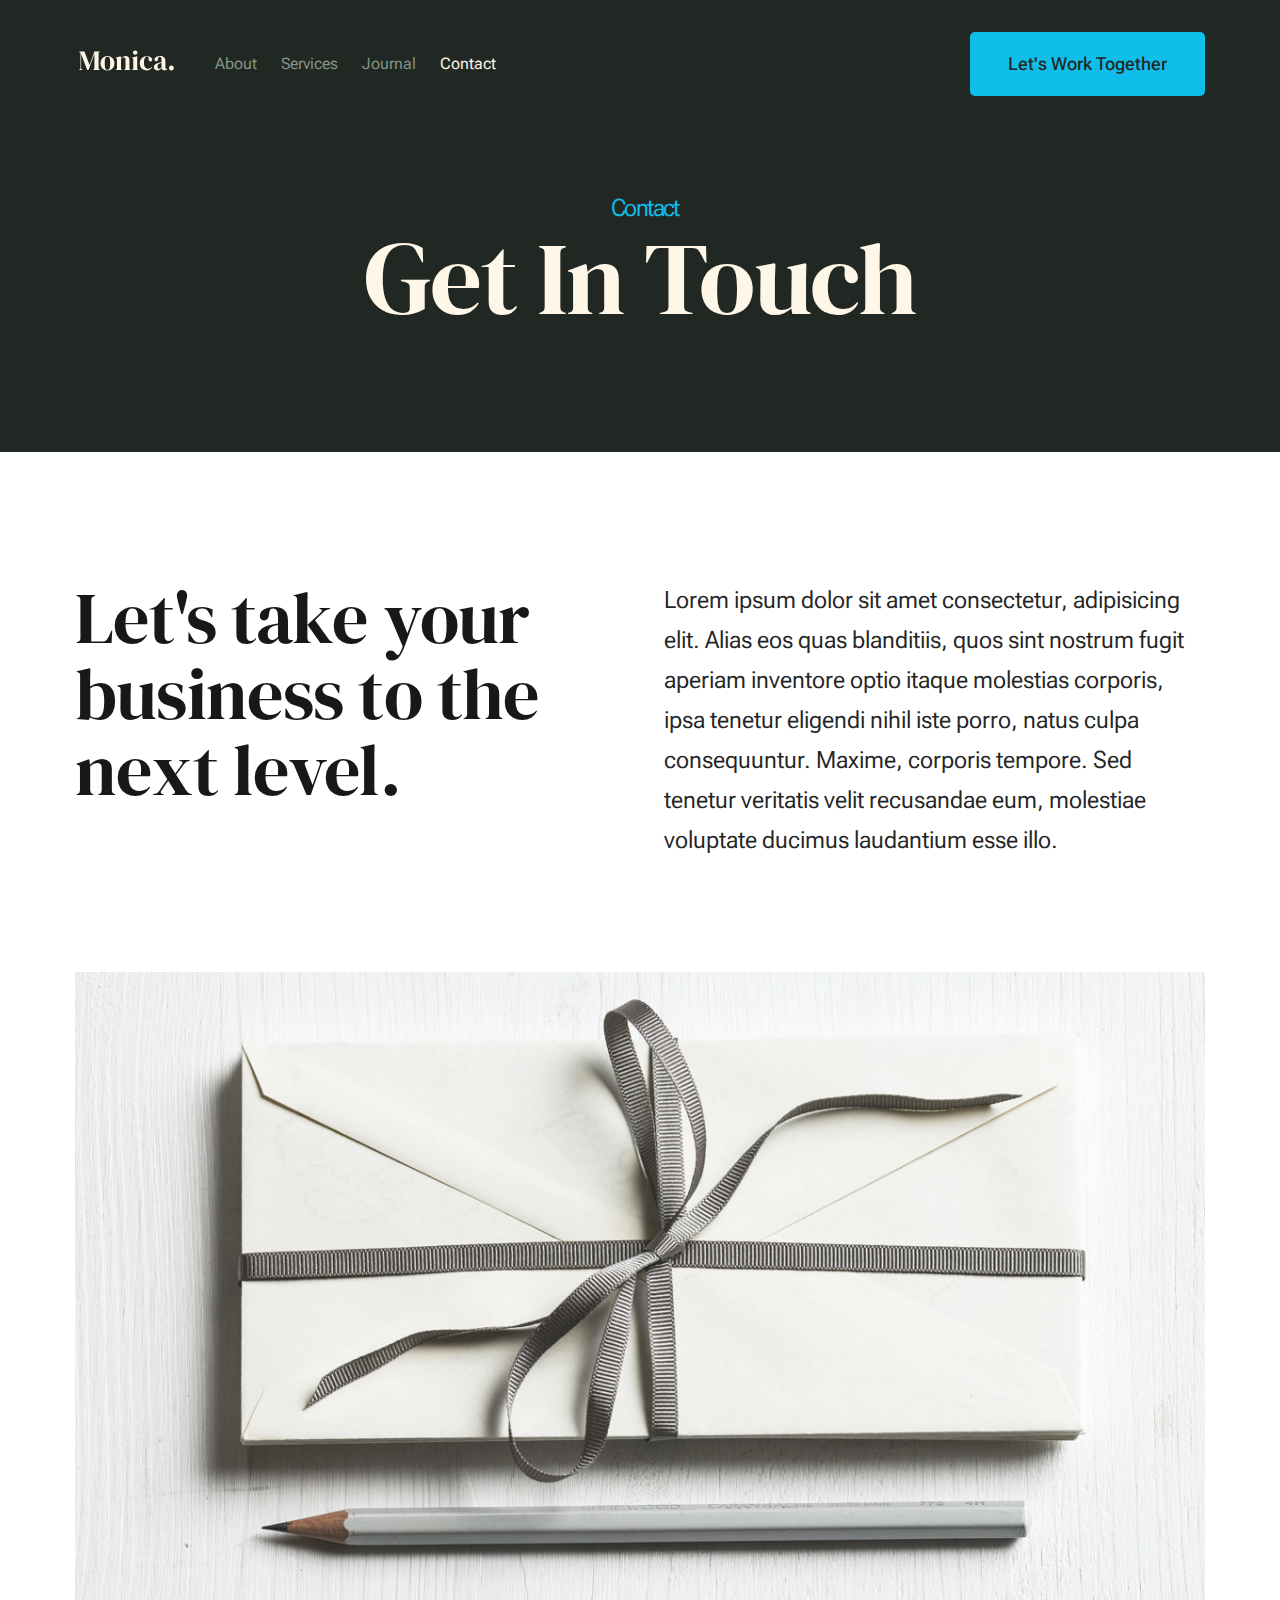
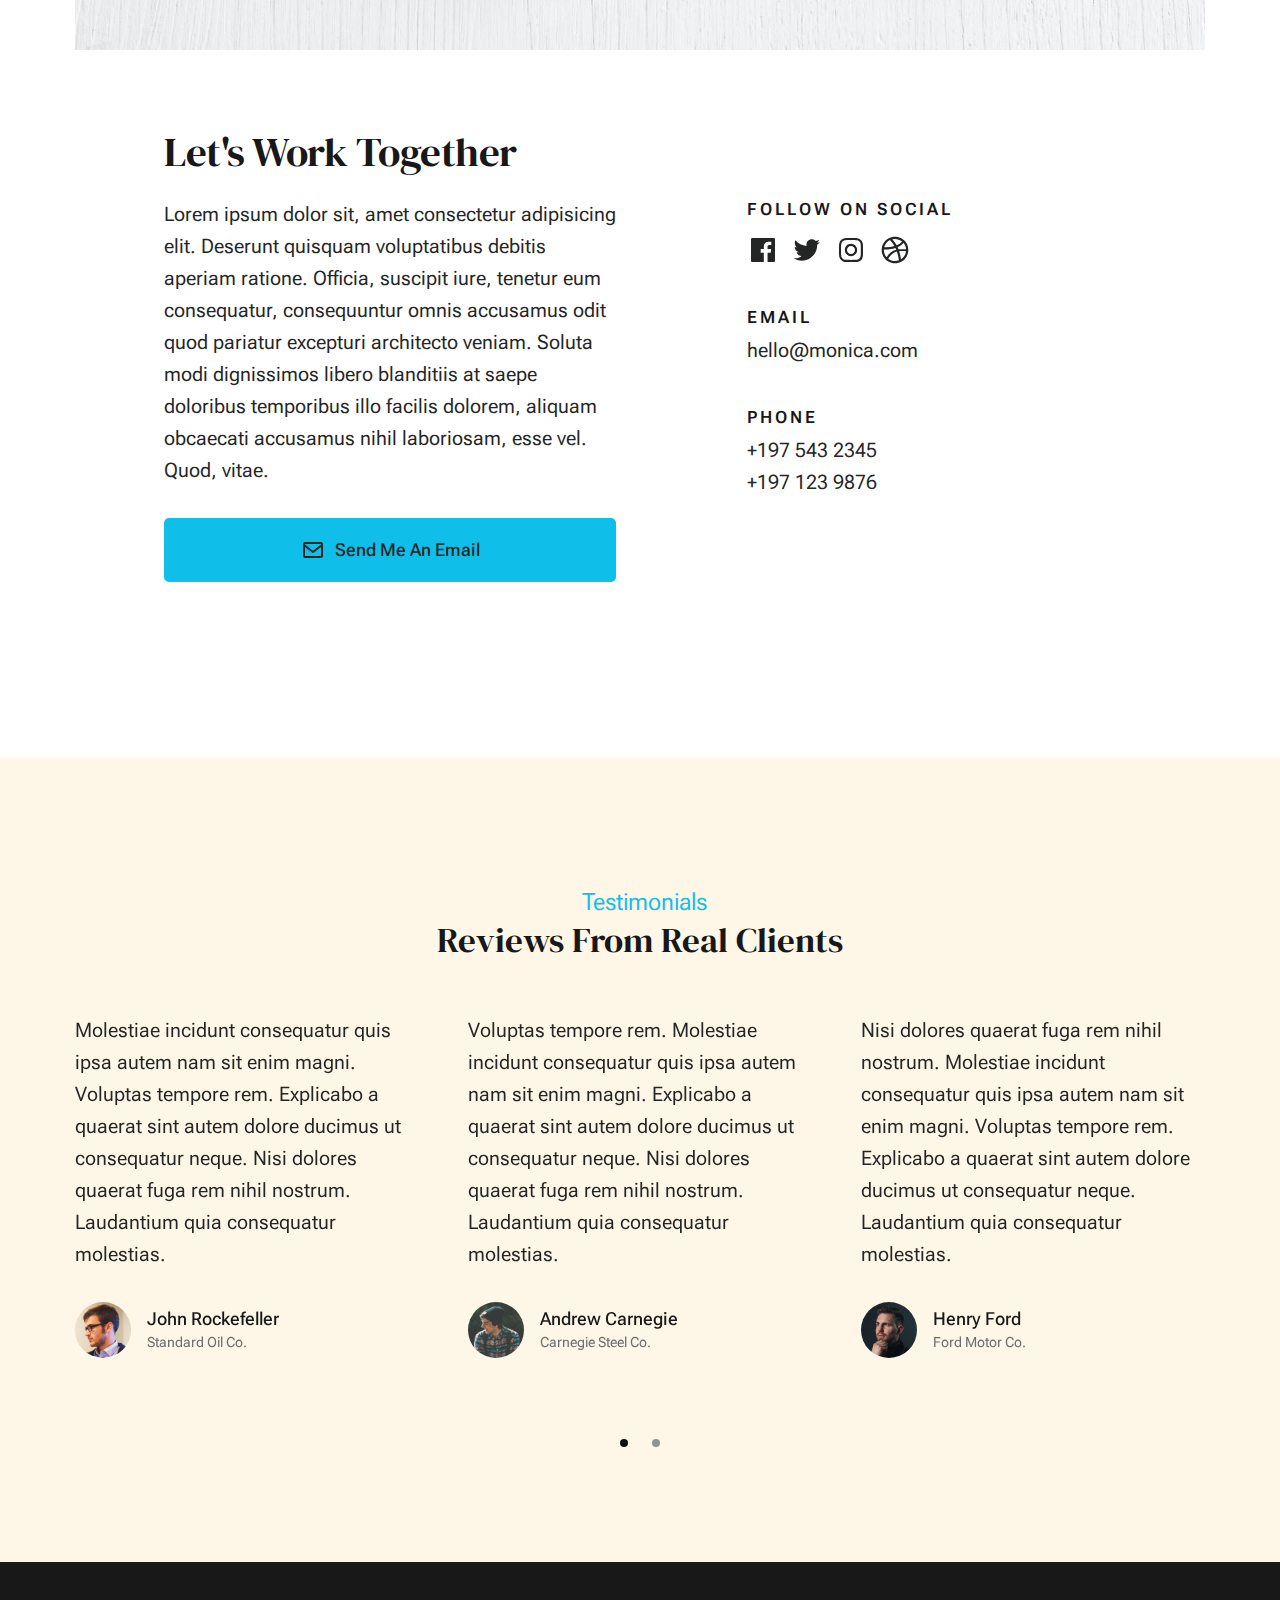
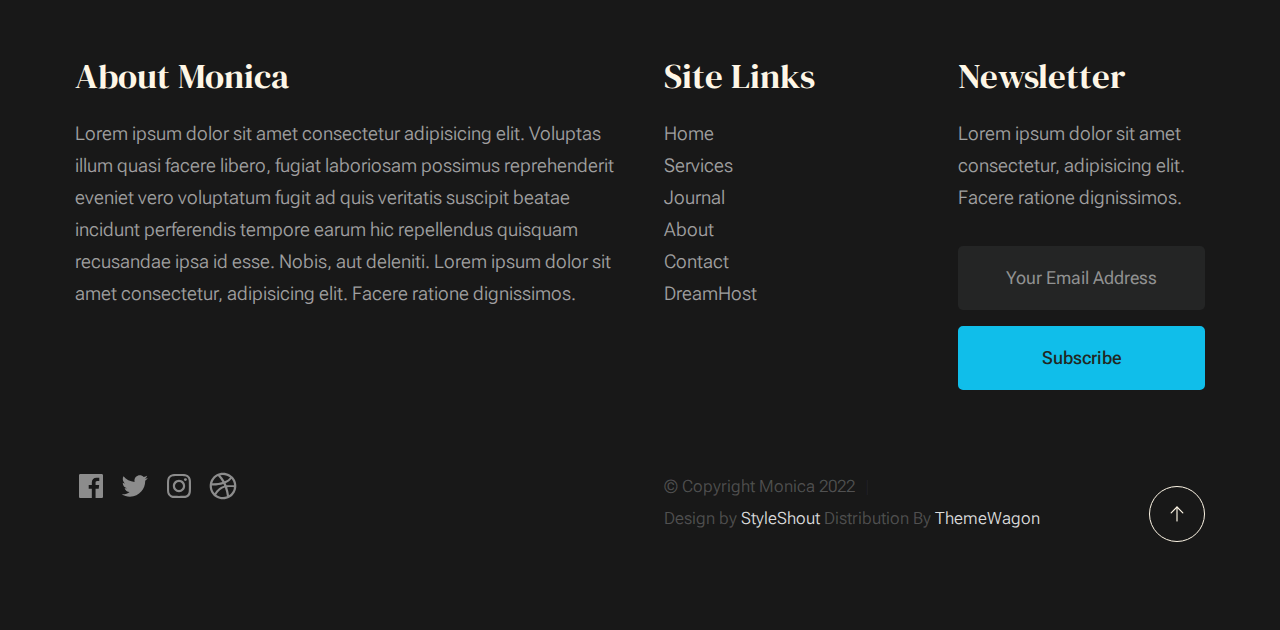
<file: contact.html>
<!DOCTYPE html>
<html lang="en" class="no-js" >
<head>

    <!--- basic page needs
    ================================================== -->
    <meta charset="utf-8">
    <meta name="viewport" content="width=device-width, initial-scale=1">
    <title>Contact - Monica</title>

    <script>
        document.documentElement.classList.remove('no-js');
        document.documentElement.classList.add('js');
    </script>

    <!-- CSS
    ================================================== -->
    <link rel="stylesheet" href="css/vendor.css">
    <link rel="stylesheet" href="css/styles.css">

    <!-- favicons
    ================================================== -->
    <link rel="apple-touch-icon" sizes="180x180" href="apple-touch-icon.png">
    <link rel="icon" type="image/png" sizes="32x32" href="favicon-32x32.png">
    <link rel="icon" type="image/png" sizes="16x16" href="favicon-16x16.png">
    <link rel="manifest" href="site.webmanifest">

</head>


<body id="top">


    <!-- preloader
    ================================================== -->
    <div id="preloader">
        <div id="loader" class="dots-fade">
            <div></div>
            <div></div>
            <div></div>
        </div>
    </div>


    <!-- page wrap
    ================================================== -->
    <div id="page" class="s-pagewrap">


        <!-- # site header 
        ================================================== -->
        <header class="s-header">
            <div class="row s-header__inner width-sixteen-col">

                <div class="s-header__block">
                    <div class="s-header__logo">
                        <a class="logo" href="index.html">
                            <img src="images/logo.svg" alt="Homepage">
                        </a>
                    </div>

                    <a class="s-header__menu-toggle" href="#0"><span>Menu</span></a>
                </div> <!-- end s-header__block -->

                <nav class="s-header__nav">
    
                    <ul class="s-header__menu-links">
                        <li><a href="about.html">About</a></li>
                        <li><a href="services.html">Services</a></li>
                        <li><a href="blog.html">Journal</a></li>
                        <li class="current"><a href="contact.html">Contact</a></li>
                    </ul> <!-- s-header__menu-links -->

                    <div class="s-header__contact">
                        <a href="contact.html" class="btn btn--primary s-header__contact-btn">Let's Work Together</a>                        
                    </div> <!-- s-header__contact -->
    
                </nav> <!-- end s-header__nav -->

            </div> <!-- end s-header__inner -->
        </header> <!-- end s-header -->


        <!-- # site main content
        ================================================== -->
        <section id="content" class="s-content">

               <section class="s-pageheader pageheader">
                    <div class="row">
                        <div class="column xl-12">
                            <h1 class="page-title">
                                <span class="page-title__small-type text-pretitle">Contact</span>
                                Get In Touch
                            </h1>                            
                        </div>
                    </div>
               </section> <!--pageheader -->  

               <section class="s-pagecontent pagecontent">

                    <div class="row pageintro">
                        <div class="column xl-6 lg-12">
                            <h2 class="text-display-title">Let's take your business to the next level.</h2>
                        </div>
                        <div class="column xl-6 lg-12 u-flexitem-x-right">
                            <p class="lead">
                            Lorem ipsum dolor sit amet consectetur, adipisicing elit. Alias eos quas blanditiis, quos sint nostrum fugit aperiam 
                            inventore optio itaque molestias corporis, ipsa tenetur eligendi nihil iste porro, natus culpa consequuntur. Maxime, 
                            corporis tempore. Sed tenetur veritatis velit recusandae eum, molestiae voluptate ducimus laudantium esse illo. 
                            </p>
                        </div>                       
                    </div> <!-- pageintro -->   
                    
                    <div class="row pagemedia">
                        <d class="column xl-12">
                            <figure class="page-media">                                
                                <img src="images/thumbs/contact/contact-1200.jpg" 
                                     srcset="images/thumbs/contact/contact-2400.jpg 2400w, 
                                             images/thumbs/contact/contact-1200.jpg 1200w, 
                                             images/thumbs/contact/contact-600.jpg 600w" sizes="(max-width: 2400px) 100vw, 2400px" alt="">
                            </figure>
                        </d>
                    </div> <!-- pagemedia --> 

                    <div class="row width-narrower pagemain">
                        <div class="column xl-12">
                            <h2>Let's Work Together</h2>

                            <div class="row">
                                <div class="column xl-6 md-12 contact-cta">     
                                    <p>
                                    Lorem ipsum dolor sit, amet consectetur adipisicing elit. Deserunt quisquam voluptatibus debitis aperiam ratione. Officia, 
                                    suscipit iure, tenetur eum consequatur, consequuntur omnis accusamus odit quod pariatur excepturi architecto veniam. Soluta 
                                    modi dignissimos libero blanditiis at saepe doloribus temporibus illo facilis dolorem, aliquam obcaecati accusamus nihil 
                                    laboriosam, esse vel. Quod, vitae.
                                    </p>
        
                                    <a href="mailto:#0" class="btn btn--primary u-fullwidth contact-btn">
                                        <svg xmlns="http://www.w3.org/2000/svg" width="24" height="24" viewBox="0 0 24 24" style="fill: rgba(0, 0, 0, 1);transform: ;msFilter:;"><path d="M20 4H4c-1.103 0-2 .897-2 2v12c0 1.103.897 2 2 2h16c1.103 0 2-.897 2-2V6c0-1.103-.897-2-2-2zm0 2v.511l-8 6.223-8-6.222V6h16zM4 18V9.044l7.386 5.745a.994.994 0 0 0 1.228 0L20 9.044 20.002 18H4z"></path></svg>
                                        Send Me An Email
                                    </a>
                                </div> 
                                <div class="column xl-5 md-12 u-flexitem-x-right">

                                    <div class="contact-block">
                                        <h6>Follow On Social</h6>
                                        <ul class="contact-social social-list">
                                            <li>
                                                <a href="#0">
                                                    <svg xmlns="http://www.w3.org/2000/svg" width="24" height="24" viewBox="0 0 24 24" style="fill:rgba(0, 0, 0, 1);transform:;-ms-filter:"><path d="M20,3H4C3.447,3,3,3.448,3,4v16c0,0.552,0.447,1,1,1h8.615v-6.96h-2.338v-2.725h2.338v-2c0-2.325,1.42-3.592,3.5-3.592 c0.699-0.002,1.399,0.034,2.095,0.107v2.42h-1.435c-1.128,0-1.348,0.538-1.348,1.325v1.735h2.697l-0.35,2.725h-2.348V21H20 c0.553,0,1-0.448,1-1V4C21,3.448,20.553,3,20,3z"></path></svg>
                                                    <span class="u-screen-reader-text">Facebook</span>
                                                </a>
                                            </li>
                                            <li>
                                                <a href="#0">
                                                    <svg xmlns="http://www.w3.org/2000/svg" width="24" height="24" viewBox="0 0 24 24" style="fill:rgba(0, 0, 0, 1);transform:;-ms-filter:"><path d="M19.633,7.997c0.013,0.175,0.013,0.349,0.013,0.523c0,5.325-4.053,11.461-11.46,11.461c-2.282,0-4.402-0.661-6.186-1.809 c0.324,0.037,0.636,0.05,0.973,0.05c1.883,0,3.616-0.636,5.001-1.721c-1.771-0.037-3.255-1.197-3.767-2.793 c0.249,0.037,0.499,0.062,0.761,0.062c0.361,0,0.724-0.05,1.061-0.137c-1.847-0.374-3.23-1.995-3.23-3.953v-0.05 c0.537,0.299,1.16,0.486,1.82,0.511C3.534,9.419,2.823,8.184,2.823,6.787c0-0.748,0.199-1.434,0.548-2.032 c1.983,2.443,4.964,4.04,8.306,4.215c-0.062-0.3-0.1-0.611-0.1-0.923c0-2.22,1.796-4.028,4.028-4.028 c1.16,0,2.207,0.486,2.943,1.272c0.91-0.175,1.782-0.512,2.556-0.973c-0.299,0.935-0.936,1.721-1.771,2.22 c0.811-0.088,1.597-0.312,2.319-0.624C21.104,6.712,20.419,7.423,19.633,7.997z"></path></svg>
                                                    <span class="u-screen-reader-text">Twitter</span>
                                                </a>
                                            </li>
                                            <li>
                                                <a href="#0">
                                                    <svg xmlns="http://www.w3.org/2000/svg" width="24" height="24" viewBox="0 0 24 24" style="fill:rgba(0, 0, 0, 1);transform:;-ms-filter:"><path d="M11.999,7.377c-2.554,0-4.623,2.07-4.623,4.623c0,2.554,2.069,4.624,4.623,4.624c2.552,0,4.623-2.07,4.623-4.624 C16.622,9.447,14.551,7.377,11.999,7.377L11.999,7.377z M11.999,15.004c-1.659,0-3.004-1.345-3.004-3.003 c0-1.659,1.345-3.003,3.004-3.003s3.002,1.344,3.002,3.003C15.001,13.659,13.658,15.004,11.999,15.004L11.999,15.004z"></path><circle cx="16.806" cy="7.207" r="1.078"></circle><path d="M20.533,6.111c-0.469-1.209-1.424-2.165-2.633-2.632c-0.699-0.263-1.438-0.404-2.186-0.42 c-0.963-0.042-1.268-0.054-3.71-0.054s-2.755,0-3.71,0.054C7.548,3.074,6.809,3.215,6.11,3.479C4.9,3.946,3.945,4.902,3.477,6.111 c-0.263,0.7-0.404,1.438-0.419,2.186c-0.043,0.962-0.056,1.267-0.056,3.71c0,2.442,0,2.753,0.056,3.71 c0.015,0.748,0.156,1.486,0.419,2.187c0.469,1.208,1.424,2.164,2.634,2.632c0.696,0.272,1.435,0.426,2.185,0.45 c0.963,0.042,1.268,0.055,3.71,0.055s2.755,0,3.71-0.055c0.747-0.015,1.486-0.157,2.186-0.419c1.209-0.469,2.164-1.424,2.633-2.633 c0.263-0.7,0.404-1.438,0.419-2.186c0.043-0.962,0.056-1.267,0.056-3.71s0-2.753-0.056-3.71C20.941,7.57,20.801,6.819,20.533,6.111z M19.315,15.643c-0.007,0.576-0.111,1.147-0.311,1.688c-0.305,0.787-0.926,1.409-1.712,1.711c-0.535,0.199-1.099,0.303-1.67,0.311 c-0.95,0.044-1.218,0.055-3.654,0.055c-2.438,0-2.687,0-3.655-0.055c-0.569-0.007-1.135-0.112-1.669-0.311 c-0.789-0.301-1.414-0.923-1.719-1.711c-0.196-0.534-0.302-1.099-0.311-1.669c-0.043-0.95-0.053-1.218-0.053-3.654 c0-2.437,0-2.686,0.053-3.655c0.007-0.576,0.111-1.146,0.311-1.687c0.305-0.789,0.93-1.41,1.719-1.712 c0.534-0.198,1.1-0.303,1.669-0.311c0.951-0.043,1.218-0.055,3.655-0.055c2.437,0,2.687,0,3.654,0.055 c0.571,0.007,1.135,0.112,1.67,0.311c0.786,0.303,1.407,0.925,1.712,1.712c0.196,0.534,0.302,1.099,0.311,1.669 c0.043,0.951,0.054,1.218,0.054,3.655c0,2.436,0,2.698-0.043,3.654H19.315z"></path></svg>
                                                    <span class="u-screen-reader-text">Instagram</span>
                                                </a>
                                            </li>
                                            <li>
                                                <a href="#0">
                                                    <svg xmlns="http://www.w3.org/2000/svg" width="24" height="24" viewBox="0 0 24 24" style="fill: rgba(0, 0, 0, 1);transform: ;msFilter:;"><path d="M20.66 6.98a9.932 9.932 0 0 0-3.641-3.64C15.486 2.447 13.813 2 12 2s-3.486.447-5.02 1.34c-1.533.893-2.747 2.107-3.64 3.64S2 10.187 2 12s.446 3.487 1.34 5.02a9.924 9.924 0 0 0 3.641 3.64C8.514 21.553 10.187 22 12 22s3.486-.447 5.02-1.34a9.932 9.932 0 0 0 3.641-3.64C21.554 15.487 22 13.813 22 12s-.446-3.487-1.34-5.02zM12 3.66c2 0 3.772.64 5.32 1.919-.92 1.174-2.286 2.14-4.1 2.9-1.002-1.813-2.088-3.327-3.261-4.54A7.715 7.715 0 0 1 12 3.66zM5.51 6.8a8.116 8.116 0 0 1 2.711-2.22c1.212 1.201 2.325 2.7 3.34 4.5-2 .6-4.114.9-6.341.9-.573 0-1.006-.013-1.3-.04A8.549 8.549 0 0 1 5.51 6.8zM3.66 12c0-.054.003-.12.01-.2.007-.08.01-.146.01-.2.254.014.641.02 1.161.02 2.666 0 5.146-.367 7.439-1.1.187.373.381.793.58 1.26-1.32.293-2.674 1.006-4.061 2.14S6.4 16.247 5.76 17.5c-1.4-1.587-2.1-3.42-2.1-5.5zM12 20.34c-1.894 0-3.594-.587-5.101-1.759.601-1.187 1.524-2.322 2.771-3.401 1.246-1.08 2.483-1.753 3.71-2.02a29.441 29.441 0 0 1 1.56 6.62 8.166 8.166 0 0 1-2.94.56zm7.08-3.96a8.351 8.351 0 0 1-2.58 2.621c-.24-2.08-.7-4.107-1.379-6.081.932-.066 1.765-.1 2.5-.1.799 0 1.686.034 2.659.1a8.098 8.098 0 0 1-1.2 3.46zm-1.24-5c-1.16 0-2.233.047-3.22.14a27.053 27.053 0 0 0-.68-1.62c2.066-.906 3.532-2.006 4.399-3.3 1.2 1.414 1.854 3.027 1.96 4.84-.812-.04-1.632-.06-2.459-.06z"></path></svg>
                                                    <span class="u-screen-reader-text">Dribbble</span>
                                                </a>
                                            </li>
                                        </ul> <!-- end s-footer__social -->
                                    </div>

                                    <div class="contact-block">
                                        <h6>Email</h6>
                                        <a href="mailto:#0">hello@monica.com</a>
                                    </div>

                                    <div class="contact-block">
                                        <h6>Phone</h6>
                                        <ul class="contact-list">
                                            <li><a href="tel:197-543-2345">+197 543 2345</a></li>
                                            <li><a href="tel:197-123-9876">+197 123 9876</a></li>
                                        </ul>
                                    </div>

                                </div>
                            </div>
                        </div>                        
                    </div> <!-- end pagemain -->

               </section> <!-- pagecontent -->

               <section class="s-testimonials">

                    <div class="s-testimonials__header row row-x-center text-center">
                        <div class="column xl-8 lg-12">
        
                            <p class="text-pretitle">
                            Testimonials
                            </p>
                            <h3>
                            Reviews From Real Clients
                            </h3>                        
        
                        </div>
                    </div> <!--end s-testimonials__header -->

                    <div class="row s-testimonials__content">
                        <div class="column xl-12 testimonials">

                            <div class="swiper-container testimonials__slider page-slider">

                                <div class="swiper-wrapper">
                                    <div class="testimonials__slide swiper-slide">
                                        <p>
                                        Molestiae incidunt consequatur quis ipsa autem nam sit enim magni. Voluptas tempore rem. 
                                        Explicabo a quaerat sint autem dolore ducimus ut consequatur neque. Nisi dolores quaerat fuga rem nihil nostrum.
                                        Laudantium quia consequatur molestias.
                                        </p>
                                        <div class="testimonials__author">
                                            <img src="images/avatars/user-01.jpg" alt="Author image" class="testimonials__avatar">
                                            <cite class="testimonials__cite">
                                                <strong>John Rockefeller</strong>
                                                <span>Standard Oil Co.</span>
                                            </cite>
                                        </div>
                                    </div>
                                    <div class="testimonials__slide swiper-slide">
                                        <p>
                                        Voluptas tempore rem. Molestiae incidunt consequatur quis ipsa autem nam sit enim magni. 
                                        Explicabo a quaerat sint autem dolore ducimus ut consequatur neque. Nisi dolores quaerat fuga rem nihil nostrum.
                                        Laudantium quia consequatur molestias.
                                        </p>
                                        <div class="testimonials__author">
                                            <img src="images/avatars/user-04.jpg" alt="Author image" class="testimonials__avatar">
                                            <cite class="testimonials__cite">
                                                <strong>Andrew Carnegie</strong>
                                                <span>Carnegie Steel Co.</span>
                                            </cite>
                                        </div>
                                    </div>
                                    <div class="testimonials__slide swiper-slide">
                                        <p>
                                        Nisi dolores quaerat fuga rem nihil nostrum. Molestiae incidunt consequatur quis ipsa autem nam sit enim magni. 
                                        Voluptas tempore rem. Explicabo a quaerat sint autem dolore ducimus ut consequatur neque. 
                                        Laudantium quia consequatur molestias.
                                        </p>
                                        <div class="testimonials__author">
                                            <img src="images/avatars/user-06.jpg" alt="Author image" class="testimonials__avatar">
                                            <cite class="testimonials__cite">
                                                <strong>Henry Ford</strong>
                                                <span>Ford Motor Co.</span>
                                            </cite>
                                        </div>
                                    </div>
                                    <div class="testimonials__slide swiper-slide">
                                        <p>
                                        Molestiae incidunt consequatur quis ipsa autem nam sit enim magni. Voluptas tempore rem. 
                                        Explicabo a quaerat sint autem dolore ducimus ut consequatur neque. Nisi dolores quaerat fuga rem nihil nostrum.
                                        Laudantium quia consequatur molestias.
                                        </p>
                                        <div class="testimonials__author">
                                            <img src="images/avatars/user-02.jpg" alt="Author image" class="testimonials__avatar">
                                            <cite class="testimonials__cite">
                                                <strong>John Morgan</strong>
                                                <span>JP Morgan & Co.</span>
                                            </cite>
                                        </div>
                                    </div> 
                                </div> <!-- end swiper-wrapper --> 

                                <div class="swiper-pagination"></div>

                            </div> <!--end testimonials__slider --> 

                        </div> <!-- testimonials -->
                    </div> <!--end s-testimonials__content -->

               </section> <!-- end s-testimonials -->

        </section> <!-- s-content-->

        <!-- # footer 
        ================================================== -->
        <footer class="s-footer">
            <div class="row s-footer__content">
                <div class="column xl-6 lg-6 md-12 s-footer__block s-footer__about">                    
                    <h3>About Monica</h3>
                    <p>
                    Lorem ipsum dolor sit amet consectetur adipisicing elit. Voluptas illum quasi facere libero, 
                    fugiat laboriosam possimus reprehenderit eveniet vero voluptatum fugit ad quis veritatis suscipit beatae 
                    incidunt perferendis tempore earum hic repellendus quisquam recusandae ipsa id esse. Nobis, aut deleniti.
                    Lorem ipsum dolor sit amet consectetur, adipisicing elit. Facere ratione dignissimos.
                    </p>               
                </div>                
                <div class="column xl-3 lg-6 md-12 s-footer__block s-footer__site-links">
                    <h3>Site Links</h3>
                    <ul class="link-list">
                        <li><a href="index.html">Home</a></li>
                        <li><a href="services.html">Services</a></li>
                        <li><a href="blog.html">Journal</a></li>
                        <li><a href="about.html">About</a></li>
                        <li><a href="contact.html">Contact</a></li>
                        <li><a href="https://www.dreamhost.com/r.cgi?287326">DreamHost</a></li>
                    </ul>
                </div>
                <div class="column xl-3 lg-6 md-12 tab-12 s-footer__block s-footer__newsletter">
                    <h3>Newsletter</h3>

                    <p>
                    Lorem ipsum dolor sit amet consectetur, adipisicing elit. Facere ratione dignissimos.
                    </p>

                    <div class="subscribe-form">
                        <form id="mc-form" class="mc-form">
                            <input type="email" name="EMAIL" id="mce-EMAIL" class="u-fullwidth text-center" placeholder="Your Email Address" title="The domain portion of the email address is invalid (the portion after the @)." pattern="^([^\x00-\x20\x22\x28\x29\x2c\x2e\x3a-\x3c\x3e\x40\x5b-\x5d\x7f-\xff]+|\x22([^\x0d\x22\x5c\x80-\xff]|\x5c[\x00-\x7f])*\x22)(\x2e([^\x00-\x20\x22\x28\x29\x2c\x2e\x3a-\x3c\x3e\x40\x5b-\x5d\x7f-\xff]+|\x22([^\x0d\x22\x5c\x80-\xff]|\x5c[\x00-\x7f])*\x22))*\x40([^\x00-\x20\x22\x28\x29\x2c\x2e\x3a-\x3c\x3e\x40\x5b-\x5d\x7f-\xff]+|\x5b([^\x0d\x5b-\x5d\x80-\xff]|\x5c[\x00-\x7f])*\x5d)(\x2e([^\x00-\x20\x22\x28\x29\x2c\x2e\x3a-\x3c\x3e\x40\x5b-\x5d\x7f-\xff]+|\x5b([^\x0d\x5b-\x5d\x80-\xff]|\x5c[\x00-\x7f])*\x5d))*(\.\w{2,})+$" required>
                            <input type="submit" name="subscribe" value="Subscribe" class="btn btn--primary btn--small u-fullwidth">
                            <!-- <div style="position: absolute; left: -5000px;" aria-hidden="true"><input type="text" name="b_cdb7b577e41181934ed6a6a44_9a91cfe7b3" tabindex="-1" value=""></div> -->
                            <div class="mc-status"></div>
                        </form>
                    </div>
                </div>
            </div>    
            
            <div class="row s-footer__bottom">
                <div class="column xl-6 lg-12">
                    <ul class="s-footer__social social-list">
                        <li>
                            <a href="#0">
                                <svg xmlns="http://www.w3.org/2000/svg" width="24" height="24" viewBox="0 0 24 24" style="fill:rgba(0, 0, 0, 1);transform:;-ms-filter:"><path d="M20,3H4C3.447,3,3,3.448,3,4v16c0,0.552,0.447,1,1,1h8.615v-6.96h-2.338v-2.725h2.338v-2c0-2.325,1.42-3.592,3.5-3.592 c0.699-0.002,1.399,0.034,2.095,0.107v2.42h-1.435c-1.128,0-1.348,0.538-1.348,1.325v1.735h2.697l-0.35,2.725h-2.348V21H20 c0.553,0,1-0.448,1-1V4C21,3.448,20.553,3,20,3z"></path></svg>
                                <span class="u-screen-reader-text">Facebook</span>
                            </a>
                        </li>
                        <li>
                            <a href="#0">
                                <svg xmlns="http://www.w3.org/2000/svg" width="24" height="24" viewBox="0 0 24 24" style="fill:rgba(0, 0, 0, 1);transform:;-ms-filter:"><path d="M19.633,7.997c0.013,0.175,0.013,0.349,0.013,0.523c0,5.325-4.053,11.461-11.46,11.461c-2.282,0-4.402-0.661-6.186-1.809 c0.324,0.037,0.636,0.05,0.973,0.05c1.883,0,3.616-0.636,5.001-1.721c-1.771-0.037-3.255-1.197-3.767-2.793 c0.249,0.037,0.499,0.062,0.761,0.062c0.361,0,0.724-0.05,1.061-0.137c-1.847-0.374-3.23-1.995-3.23-3.953v-0.05 c0.537,0.299,1.16,0.486,1.82,0.511C3.534,9.419,2.823,8.184,2.823,6.787c0-0.748,0.199-1.434,0.548-2.032 c1.983,2.443,4.964,4.04,8.306,4.215c-0.062-0.3-0.1-0.611-0.1-0.923c0-2.22,1.796-4.028,4.028-4.028 c1.16,0,2.207,0.486,2.943,1.272c0.91-0.175,1.782-0.512,2.556-0.973c-0.299,0.935-0.936,1.721-1.771,2.22 c0.811-0.088,1.597-0.312,2.319-0.624C21.104,6.712,20.419,7.423,19.633,7.997z"></path></svg>
                                <span class="u-screen-reader-text">Twitter</span>
                            </a>
                        </li>
                        <li>
                            <a href="#0">
                                <svg xmlns="http://www.w3.org/2000/svg" width="24" height="24" viewBox="0 0 24 24" style="fill:rgba(0, 0, 0, 1);transform:;-ms-filter:"><path d="M11.999,7.377c-2.554,0-4.623,2.07-4.623,4.623c0,2.554,2.069,4.624,4.623,4.624c2.552,0,4.623-2.07,4.623-4.624 C16.622,9.447,14.551,7.377,11.999,7.377L11.999,7.377z M11.999,15.004c-1.659,0-3.004-1.345-3.004-3.003 c0-1.659,1.345-3.003,3.004-3.003s3.002,1.344,3.002,3.003C15.001,13.659,13.658,15.004,11.999,15.004L11.999,15.004z"></path><circle cx="16.806" cy="7.207" r="1.078"></circle><path d="M20.533,6.111c-0.469-1.209-1.424-2.165-2.633-2.632c-0.699-0.263-1.438-0.404-2.186-0.42 c-0.963-0.042-1.268-0.054-3.71-0.054s-2.755,0-3.71,0.054C7.548,3.074,6.809,3.215,6.11,3.479C4.9,3.946,3.945,4.902,3.477,6.111 c-0.263,0.7-0.404,1.438-0.419,2.186c-0.043,0.962-0.056,1.267-0.056,3.71c0,2.442,0,2.753,0.056,3.71 c0.015,0.748,0.156,1.486,0.419,2.187c0.469,1.208,1.424,2.164,2.634,2.632c0.696,0.272,1.435,0.426,2.185,0.45 c0.963,0.042,1.268,0.055,3.71,0.055s2.755,0,3.71-0.055c0.747-0.015,1.486-0.157,2.186-0.419c1.209-0.469,2.164-1.424,2.633-2.633 c0.263-0.7,0.404-1.438,0.419-2.186c0.043-0.962,0.056-1.267,0.056-3.71s0-2.753-0.056-3.71C20.941,7.57,20.801,6.819,20.533,6.111z M19.315,15.643c-0.007,0.576-0.111,1.147-0.311,1.688c-0.305,0.787-0.926,1.409-1.712,1.711c-0.535,0.199-1.099,0.303-1.67,0.311 c-0.95,0.044-1.218,0.055-3.654,0.055c-2.438,0-2.687,0-3.655-0.055c-0.569-0.007-1.135-0.112-1.669-0.311 c-0.789-0.301-1.414-0.923-1.719-1.711c-0.196-0.534-0.302-1.099-0.311-1.669c-0.043-0.95-0.053-1.218-0.053-3.654 c0-2.437,0-2.686,0.053-3.655c0.007-0.576,0.111-1.146,0.311-1.687c0.305-0.789,0.93-1.41,1.719-1.712 c0.534-0.198,1.1-0.303,1.669-0.311c0.951-0.043,1.218-0.055,3.655-0.055c2.437,0,2.687,0,3.654,0.055 c0.571,0.007,1.135,0.112,1.67,0.311c0.786,0.303,1.407,0.925,1.712,1.712c0.196,0.534,0.302,1.099,0.311,1.669 c0.043,0.951,0.054,1.218,0.054,3.655c0,2.436,0,2.698-0.043,3.654H19.315z"></path></svg>
                                <span class="u-screen-reader-text">Instagram</span>
                            </a>
                        </li>
                        <li>
                            <a href="#0">
                                <svg xmlns="http://www.w3.org/2000/svg" width="24" height="24" viewBox="0 0 24 24" style="fill: rgba(0, 0, 0, 1);transform: ;msFilter:;"><path d="M20.66 6.98a9.932 9.932 0 0 0-3.641-3.64C15.486 2.447 13.813 2 12 2s-3.486.447-5.02 1.34c-1.533.893-2.747 2.107-3.64 3.64S2 10.187 2 12s.446 3.487 1.34 5.02a9.924 9.924 0 0 0 3.641 3.64C8.514 21.553 10.187 22 12 22s3.486-.447 5.02-1.34a9.932 9.932 0 0 0 3.641-3.64C21.554 15.487 22 13.813 22 12s-.446-3.487-1.34-5.02zM12 3.66c2 0 3.772.64 5.32 1.919-.92 1.174-2.286 2.14-4.1 2.9-1.002-1.813-2.088-3.327-3.261-4.54A7.715 7.715 0 0 1 12 3.66zM5.51 6.8a8.116 8.116 0 0 1 2.711-2.22c1.212 1.201 2.325 2.7 3.34 4.5-2 .6-4.114.9-6.341.9-.573 0-1.006-.013-1.3-.04A8.549 8.549 0 0 1 5.51 6.8zM3.66 12c0-.054.003-.12.01-.2.007-.08.01-.146.01-.2.254.014.641.02 1.161.02 2.666 0 5.146-.367 7.439-1.1.187.373.381.793.58 1.26-1.32.293-2.674 1.006-4.061 2.14S6.4 16.247 5.76 17.5c-1.4-1.587-2.1-3.42-2.1-5.5zM12 20.34c-1.894 0-3.594-.587-5.101-1.759.601-1.187 1.524-2.322 2.771-3.401 1.246-1.08 2.483-1.753 3.71-2.02a29.441 29.441 0 0 1 1.56 6.62 8.166 8.166 0 0 1-2.94.56zm7.08-3.96a8.351 8.351 0 0 1-2.58 2.621c-.24-2.08-.7-4.107-1.379-6.081.932-.066 1.765-.1 2.5-.1.799 0 1.686.034 2.659.1a8.098 8.098 0 0 1-1.2 3.46zm-1.24-5c-1.16 0-2.233.047-3.22.14a27.053 27.053 0 0 0-.68-1.62c2.066-.906 3.532-2.006 4.399-3.3 1.2 1.414 1.854 3.027 1.96 4.84-.812-.04-1.632-.06-2.459-.06z"></path></svg>
                                <span class="u-screen-reader-text">Dribbble</span>
                            </a>
                        </li>
                    </ul> <!-- end s-footer__social -->
                </div>
                <div class="column xl-6 lg-12">
                    <p class="ss-copyright">
                        <span>© Copyright Monica 2022</span> 
                        <span>Design by <a href="https://www.styleshout.com/">StyleShout</a> Distribution By <a href="https://themewagon.com">ThemeWagon</a></span>
                    </p>
                </div>

                <div class="ss-go-top">
                    <a class="smoothscroll" title="Back to Top" href="#top">
                        <svg xmlns="http://www.w3.org/2000/svg" viewBox="0 0 24 24" width="36" height="36" fill="none" stroke="#ffffff" stroke-width="1" stroke-linecap="round" stroke-linejoin="round">&lt;!--!  Atomicons Free 1.00 by @atisalab License - https://atomicons.com/license/ (Icons: CC BY 4.0) Copyright 2021 Atomicons --&gt;<polyline points="17 11 12 6 7 11"></polyline><line x1="12" y1="18" x2="12" y2="6"></line></svg>
                    </a>
                </div> <!-- end ss-go-top -->
            </div>
            
        </footer> <!-- end s-footer -->

    </div> <!-- end page-wrap -->

    <!-- Java Script
    ================================================== -->
    <script src="js/plugins.js"></script>
    <script src="js/main.js"></script>

</body>
</html>
</file>
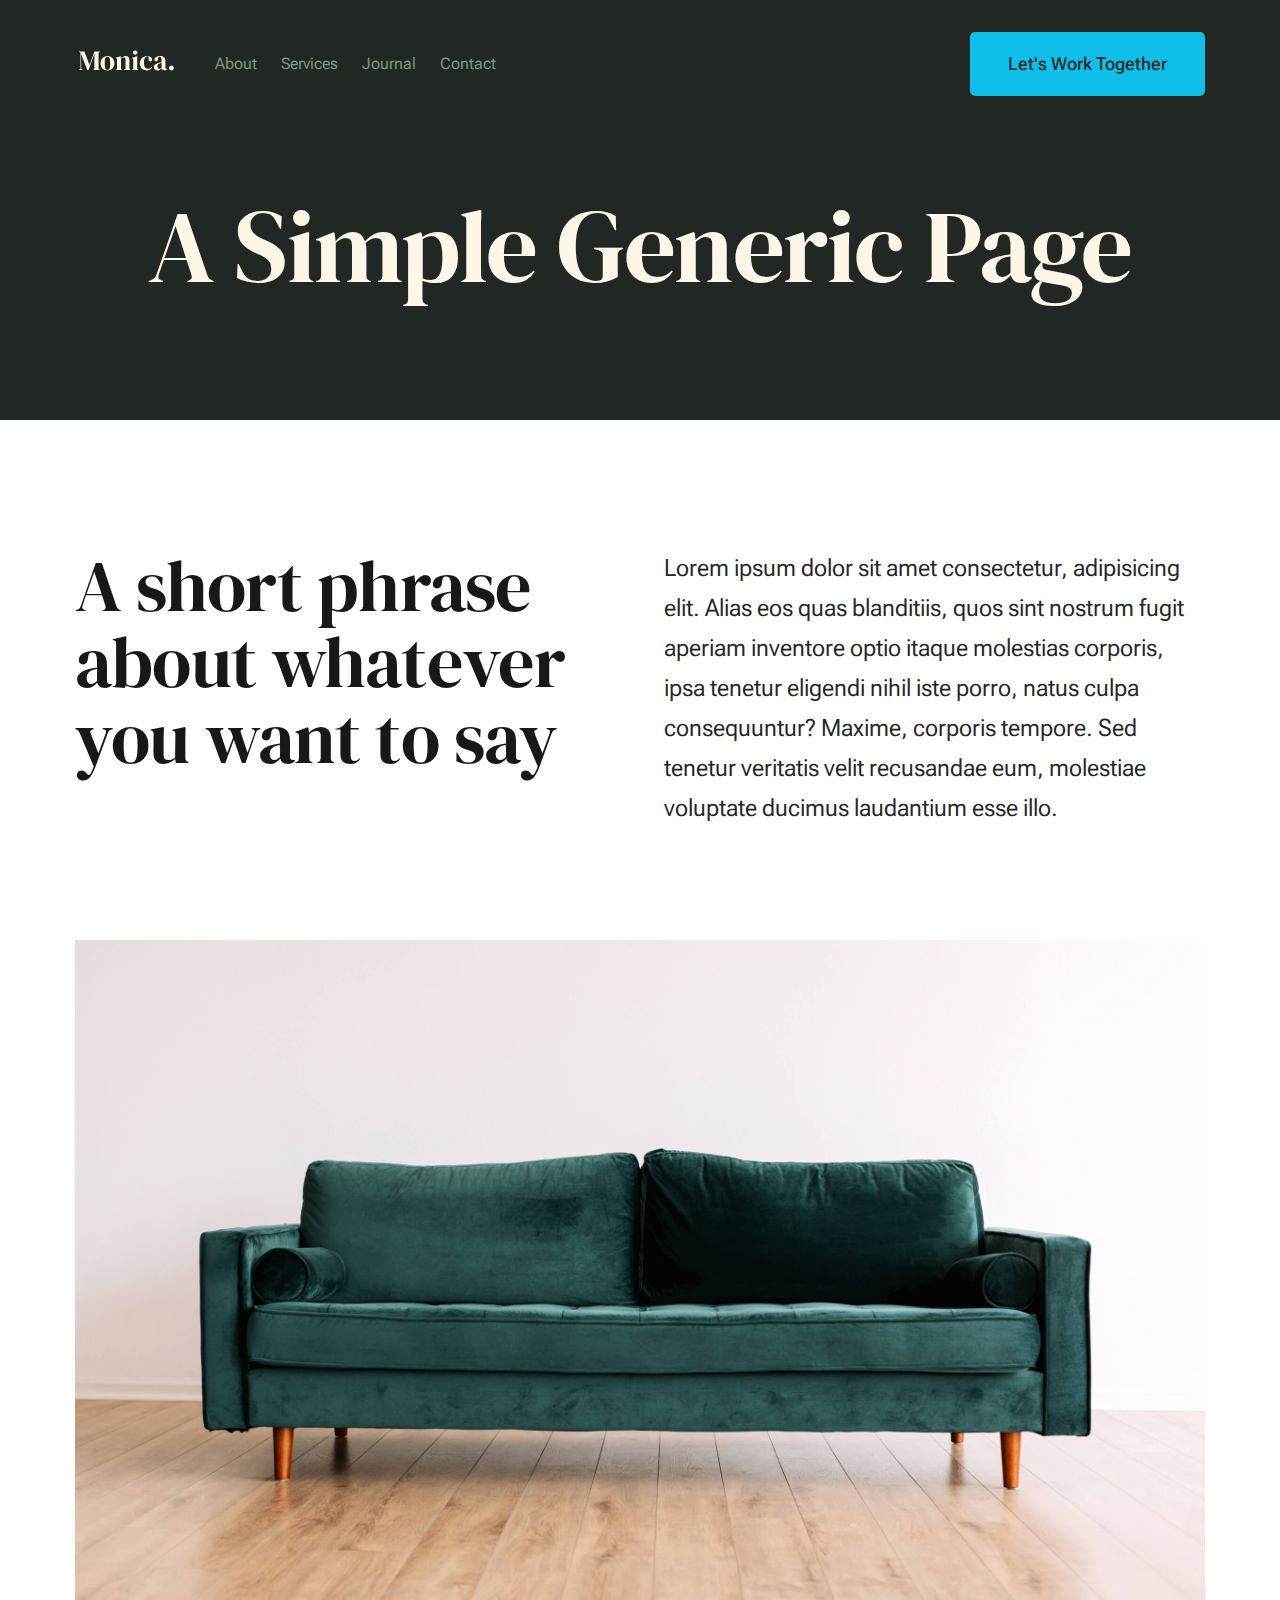
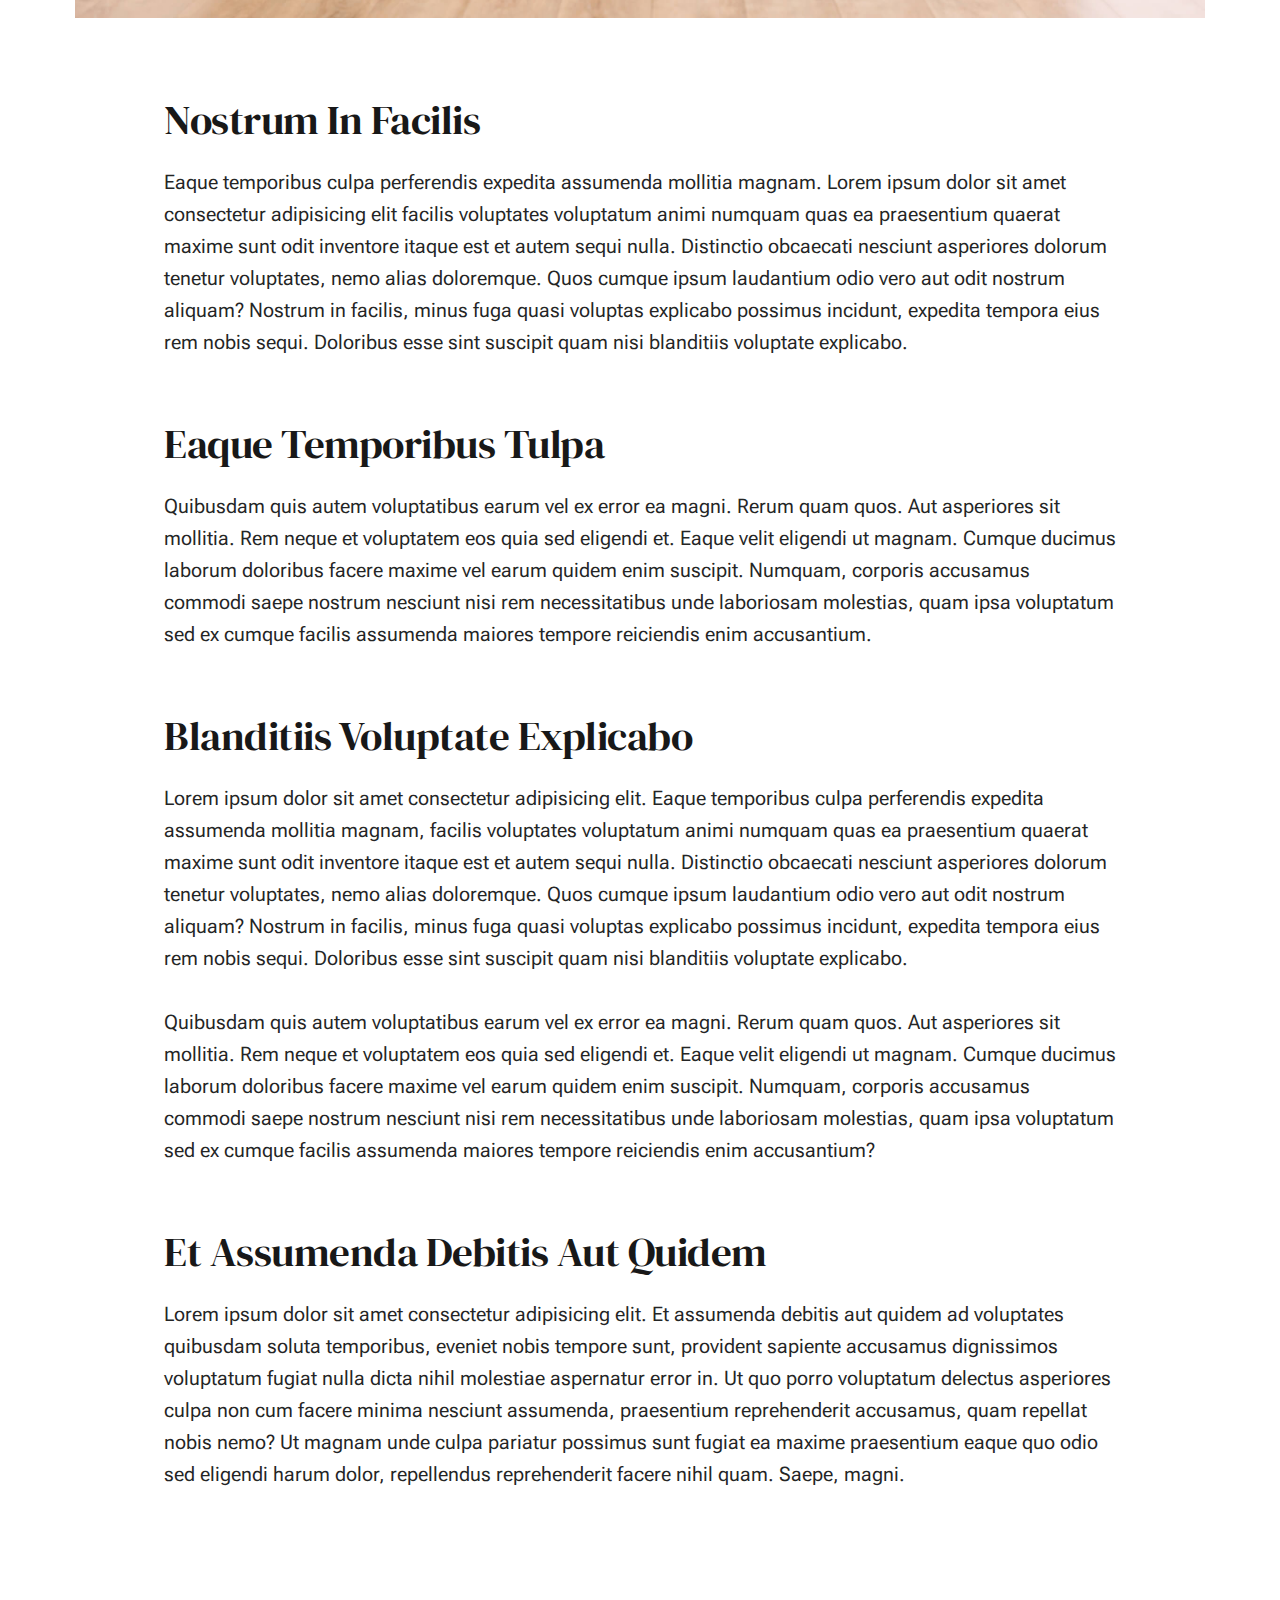
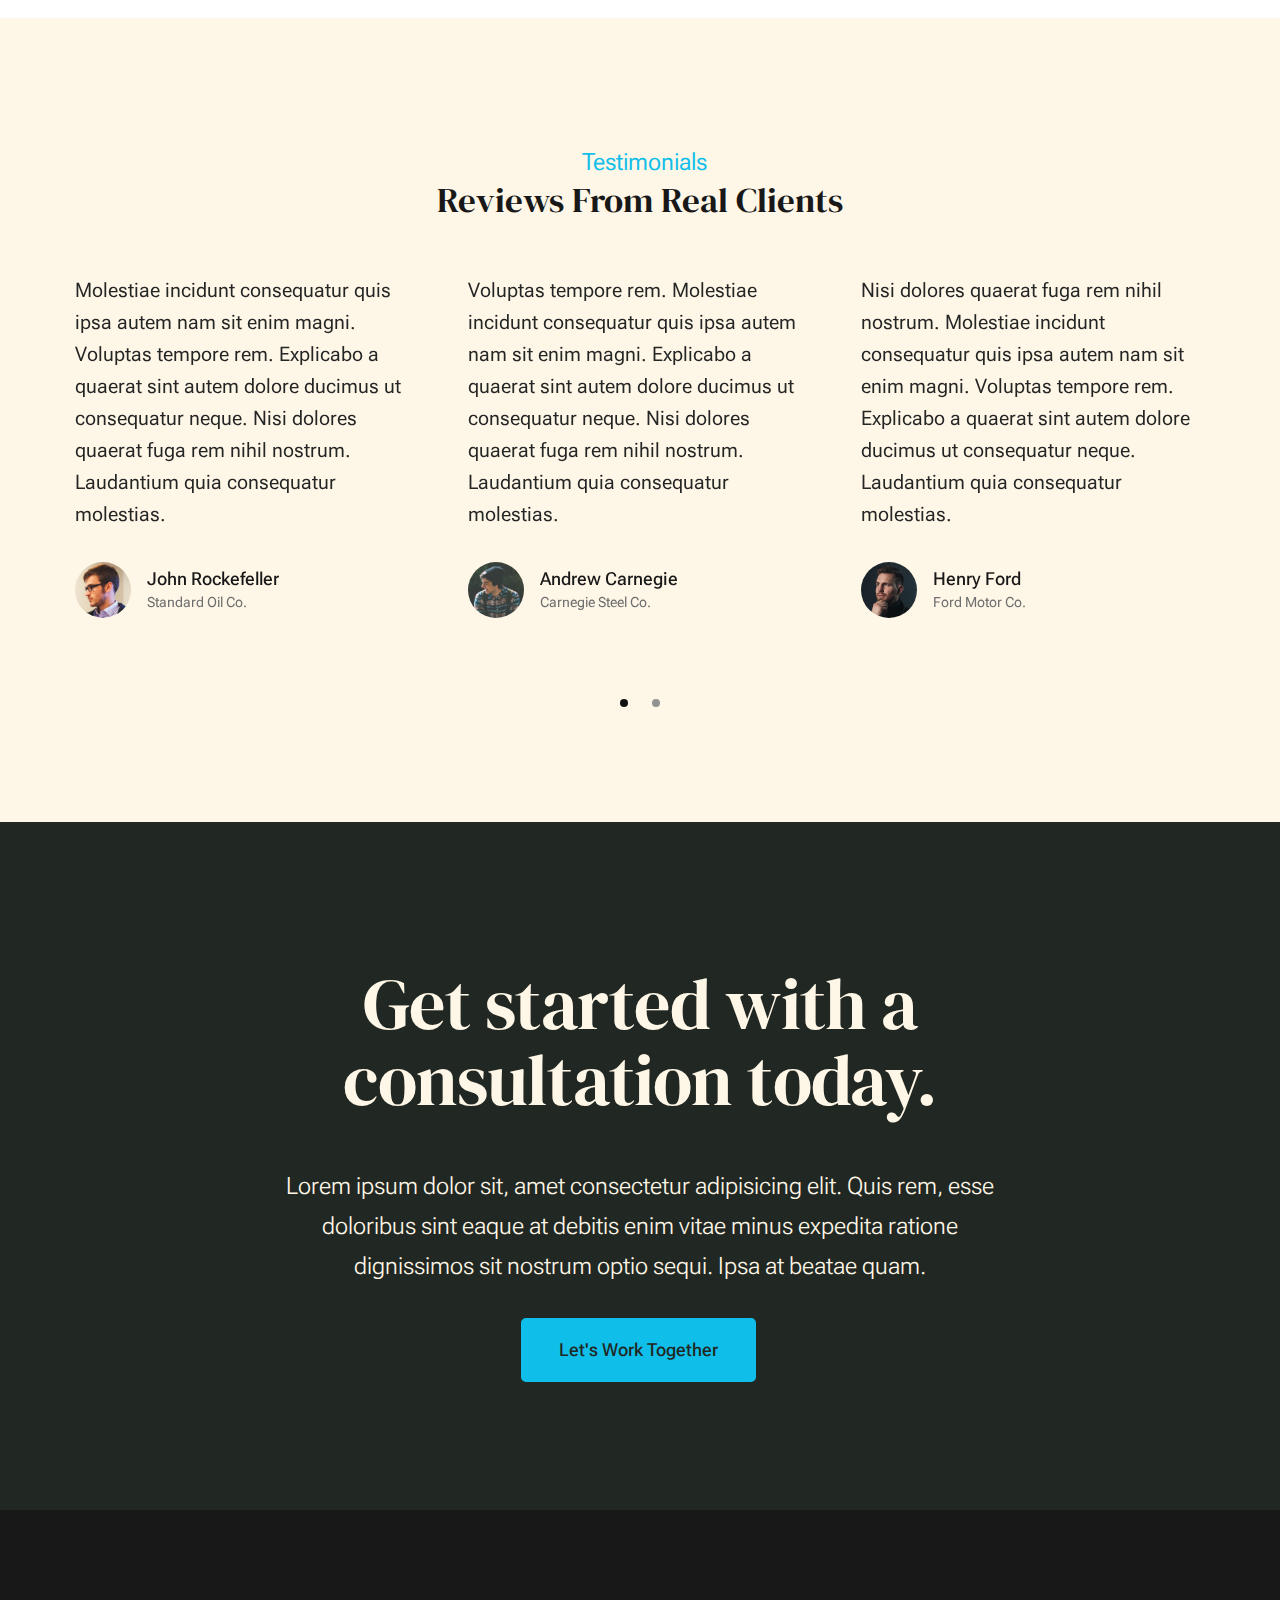
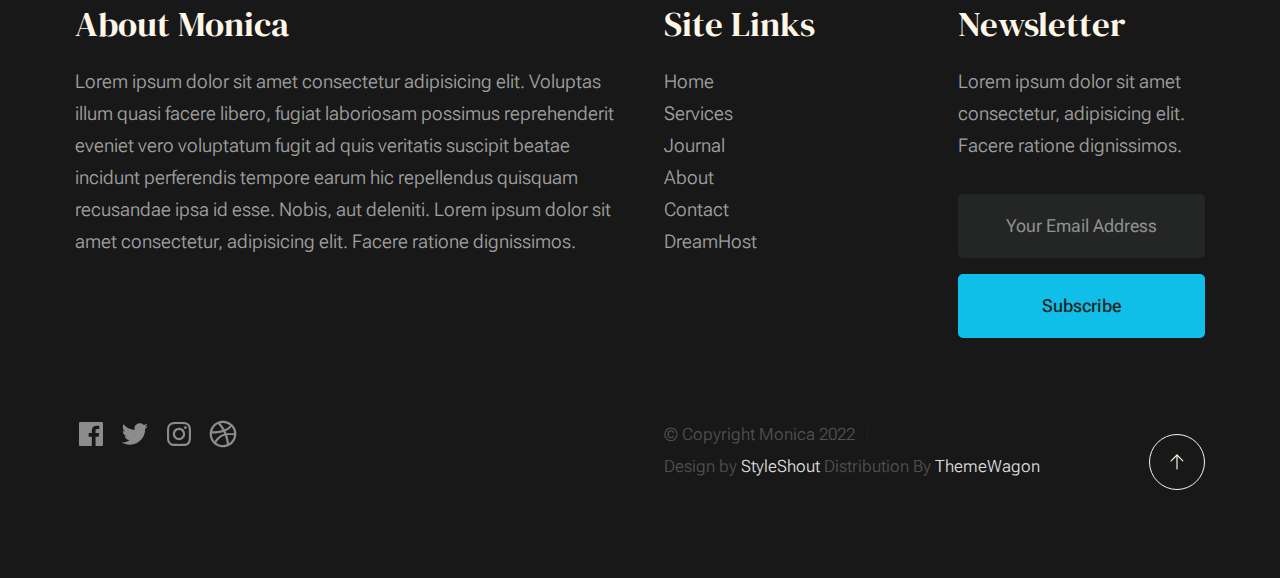
<file: generic.html>
<!DOCTYPE html>
<html lang="en" class="no-js" >
<head>

    <!--- basic page needs
    ================================================== -->
    <meta charset="utf-8">
    <meta name="viewport" content="width=device-width, initial-scale=1">
    <title>Generic - Monica</title>

    <script>
        document.documentElement.classList.remove('no-js');
        document.documentElement.classList.add('js');
    </script>

    <!-- CSS
    ================================================== -->
    <link rel="stylesheet" href="css/vendor.css">
    <link rel="stylesheet" href="css/styles.css">

    <!-- favicons
    ================================================== -->
    <link rel="apple-touch-icon" sizes="180x180" href="apple-touch-icon.png">
    <link rel="icon" type="image/png" sizes="32x32" href="favicon-32x32.png">
    <link rel="icon" type="image/png" sizes="16x16" href="favicon-16x16.png">
    <link rel="manifest" href="site.webmanifest">

</head>


<body id="top">


    <!-- preloader
    ================================================== -->
    <div id="preloader">
        <div id="loader" class="dots-fade">
            <div></div>
            <div></div>
            <div></div>
        </div>
    </div>


    <!-- page wrap
    ================================================== -->
    <div id="page" class="s-pagewrap">


        <!-- # site header 
        ================================================== -->
        <header class="s-header">

            <div class="row s-header__inner width-sixteen-col">

                <div class="s-header__block">
                    <div class="s-header__logo">
                        <a class="logo" href="index.html">
                            <img src="images/logo.svg" alt="Homepage">
                        </a>
                    </div>

                    <a class="s-header__menu-toggle" href="#0"><span>Menu</span></a>
                </div> <!-- end s-header__block -->

                <nav class="s-header__nav">
    
                    <ul class="s-header__menu-links">
                        <li><a href="about.html">About</a></li>
                        <li><a href="services.html">Services</a></li>
                        <li><a href="blog.html">Journal</a></li>
                        <li><a href="contact.html">Contact</a></li>
                    </ul> <!-- s-header__menu-links -->

                    <div class="s-header__contact">
                        <a href="contact.html" class="btn btn--primary s-header__contact-btn">Let's Work Together</a>                        
                    </div> <!-- s-header__contact -->
    
                </nav> <!-- end s-header__nav -->

            </div> <!-- end s-header__inner -->

        </header> <!-- end s-header -->


        <!-- # site main content
        ================================================== -->
        <section id="content" class="s-content">

               <section class="s-pageheader pageheader">
                    <div class="row">
                        <div class="column xl-12">
                            <h1 class="page-title">
                               A Simple Generic Page
                            </h1>
                            
                        </div>
                    </div>
               </section> <!-- end pageheader --> 

               <section class="s-pagecontent pagecontent">

                    <div class="row pageintro">
                        <div class="column xl-6 lg-12">
                            <h2 class="text-display-title">A short phrase about whatever you want to say</h2>
                        </div>
                        <div class="column xl-6 lg-12 u-flexitem-x-right">
                            <p class="lead">
                            Lorem ipsum dolor sit amet consectetur, adipisicing elit. Alias eos quas blanditiis, quos sint nostrum fugit aperiam 
                            inventore optio itaque molestias corporis, ipsa tenetur eligendi nihil iste porro, natus culpa consequuntur? Maxime, 
                            corporis tempore. Sed tenetur veritatis velit recusandae eum, molestiae voluptate ducimus laudantium esse illo. 
                            </p>
                        </div>                       
                    </div> <!-- end pageintro -->   
                    
                    <div class="row pagemedia">
                        <d class="column xl-12">
                            <figure class="page-media">                                
                                <img src="images/sample-1200.jpg" 
                                     srcset="images/sample-2400.jpg 2400w, 
                                             images/sample-1200.jpg 1200w, 
                                             images/sample-600.jpg 600w" sizes="(max-width: 2400px) 100vw, 2400px" alt="">
                            </figure>
                        </d>
                    </div> <!-- end pagemedia -->

                    <div class="row width-narrower pagemain">
                        <div class="column xl-12"> 

                            <h2>Nostrum In Facilis</h2>
                            <p>
                            Eaque temporibus culpa perferendis expedita assumenda mollitia magnam. Lorem ipsum dolor sit amet consectetur adipisicing elit
                            facilis voluptates voluptatum animi numquam quas ea praesentium quaerat maxime sunt odit inventore itaque est et autem sequi nulla. 
                            Distinctio obcaecati nesciunt asperiores dolorum tenetur voluptates, nemo alias doloremque. Quos cumque ipsum laudantium odio vero 
                            aut odit nostrum aliquam? Nostrum in facilis, minus fuga quasi voluptas explicabo possimus incidunt, expedita tempora eius rem nobis sequi. 
                            Doloribus esse sint suscipit quam nisi blanditiis voluptate explicabo.
                            </p>

                            <h2>Eaque Temporibus Tulpa</h2>

                            <p>
                            Quibusdam quis autem voluptatibus earum vel ex error ea magni. Rerum quam quos. Aut asperiores sit mollitia. Rem neque et voluptatem 
                            eos quia sed eligendi et. Eaque velit eligendi ut magnam. Cumque ducimus laborum doloribus facere maxime vel earum quidem enim suscipit. 
                            Numquam, corporis accusamus commodi saepe nostrum nesciunt nisi rem necessitatibus unde laboriosam molestias, quam ipsa voluptatum sed 
                            ex cumque facilis assumenda maiores tempore reiciendis enim accusantium.
                            </p>

                            <h2>Blanditiis Voluptate Explicabo</h2>
                            <p>
                            Lorem ipsum dolor sit amet consectetur adipisicing elit. Eaque temporibus culpa perferendis expedita assumenda mollitia magnam, 
                            facilis voluptates voluptatum animi numquam quas ea praesentium quaerat maxime sunt odit inventore itaque est et autem sequi nulla. 
                            Distinctio obcaecati nesciunt asperiores dolorum tenetur voluptates, nemo alias doloremque. Quos cumque ipsum laudantium odio vero aut 
                            odit nostrum aliquam? Nostrum in facilis, minus fuga quasi voluptas explicabo possimus incidunt, expedita tempora eius rem nobis sequi. 
                            Doloribus esse sint suscipit quam nisi blanditiis voluptate explicabo.
                            </p>

                            <p>
                            Quibusdam quis autem voluptatibus earum vel ex error ea magni. Rerum quam quos. Aut asperiores sit mollitia. Rem neque et voluptatem 
                            eos quia sed eligendi et. Eaque velit eligendi ut magnam. Cumque ducimus laborum doloribus facere maxime vel earum quidem enim suscipit. 
                            Numquam, corporis accusamus commodi saepe nostrum nesciunt nisi rem necessitatibus unde laboriosam molestias, quam ipsa voluptatum sed 
                            ex cumque facilis assumenda maiores tempore reiciendis enim accusantium?
                            </p>                   

                            <h2>Et Assumenda Debitis Aut Quidem</h2>
                            <p>
                            Lorem ipsum dolor sit amet consectetur adipisicing elit. Et assumenda debitis aut quidem ad voluptates quibusdam soluta temporibus, 
                            eveniet nobis tempore sunt, provident sapiente accusamus dignissimos voluptatum fugiat nulla dicta nihil molestiae aspernatur error in. 
                            Ut quo porro voluptatum delectus asperiores culpa non cum facere minima nesciunt assumenda, praesentium reprehenderit accusamus, quam 
                            repellat nobis nemo? Ut magnam unde culpa pariatur possimus sunt fugiat ea maxime praesentium eaque quo odio sed eligendi harum dolor, 
                            repellendus reprehenderit facere nihil quam. Saepe, magni.
                            </p>

                        </div> <!-- end grid-block-->
                    </div> <!-- end pagemain -->

               </section> <!-- pagecontent -->

               <section class="s-testimonials">

                    <div class="s-testimonials__header row row-x-center text-center">
                        <div class="column xl-8 lg-12">
        
                            <p class="text-pretitle">
                            Testimonials
                            </p>
                            <h3>
                            Reviews From Real Clients
                            </h3>                        
        
                        </div>
                    </div> <!--end s-testimonials__header -->

                    <div class="row s-testimonials__content">
                        <div class="column xl-12 testimonials">

                            <div class="swiper-container testimonials__slider page-slider">

                                <div class="swiper-wrapper">
                                    <div class="testimonials__slide swiper-slide">
                                        <p>
                                        Molestiae incidunt consequatur quis ipsa autem nam sit enim magni. Voluptas tempore rem. 
                                        Explicabo a quaerat sint autem dolore ducimus ut consequatur neque. Nisi dolores quaerat fuga rem nihil nostrum.
                                        Laudantium quia consequatur molestias.
                                        </p>
                                        <div class="testimonials__author">
                                            <img src="images/avatars/user-01.jpg" alt="Author image" class="testimonials__avatar">
                                            <cite class="testimonials__cite">
                                                <strong>John Rockefeller</strong>
                                                <span>Standard Oil Co.</span>
                                            </cite>
                                        </div>
                                    </div>
                                    <div class="testimonials__slide swiper-slide">
                                        <p>
                                        Voluptas tempore rem. Molestiae incidunt consequatur quis ipsa autem nam sit enim magni. 
                                        Explicabo a quaerat sint autem dolore ducimus ut consequatur neque. Nisi dolores quaerat fuga rem nihil nostrum.
                                        Laudantium quia consequatur molestias.
                                        </p>
                                        <div class="testimonials__author">
                                            <img src="images/avatars/user-04.jpg" alt="Author image" class="testimonials__avatar">
                                            <cite class="testimonials__cite">
                                                <strong>Andrew Carnegie</strong>
                                                <span>Carnegie Steel Co.</span>
                                            </cite>
                                        </div>
                                    </div>
                                    <div class="testimonials__slide swiper-slide">
                                        <p>
                                        Nisi dolores quaerat fuga rem nihil nostrum. Molestiae incidunt consequatur quis ipsa autem nam sit enim magni. 
                                        Voluptas tempore rem. Explicabo a quaerat sint autem dolore ducimus ut consequatur neque. 
                                        Laudantium quia consequatur molestias.
                                        </p>
                                        <div class="testimonials__author">
                                            <img src="images/avatars/user-06.jpg" alt="Author image" class="testimonials__avatar">
                                            <cite class="testimonials__cite">
                                                <strong>Henry Ford</strong>
                                                <span>Ford Motor Co.</span>
                                            </cite>
                                        </div>
                                    </div>
                                    <div class="testimonials__slide swiper-slide">
                                        <p>
                                        Molestiae incidunt consequatur quis ipsa autem nam sit enim magni. Voluptas tempore rem. 
                                        Explicabo a quaerat sint autem dolore ducimus ut consequatur neque. Nisi dolores quaerat fuga rem nihil nostrum.
                                        Laudantium quia consequatur molestias.
                                        </p>
                                        <div class="testimonials__author">
                                            <img src="images/avatars/user-02.jpg" alt="Author image" class="testimonials__avatar">
                                            <cite class="testimonials__cite">
                                                <strong>John Morgan</strong>
                                                <span>JP Morgan & Co.</span>
                                            </cite>
                                        </div>
                                    </div> 
                                </div> <!-- end swiper-wrapper --> 

                                <div class="swiper-pagination"></div>

                            </div> <!--end testimonials__slider --> 

                        </div> <!-- testimonials -->
                    </div> <!--end s-testimonials__content -->

               </section> <!-- end s-testimonials -->

        </section> <!-- s-content-->

        <!-- # cta
        ================================================== -->
        <section id="cta" class="s-cta">

            <div class="row row-x-center text-center">
                <div class="column xl-8 lg-12">

                    <div class="s-cta__content">
                        <h2 class="text-display-title">
                        Get started with a consultation today.
                        </h2>
                        <p class="lead">
                        Lorem ipsum dolor sit, amet consectetur adipisicing elit. Quis rem, esse doloribus sint eaque at debitis enim vitae minus expedita ratione dignissimos sit nostrum optio sequi. Ipsa at beatae quam.
                        </p>
                        <a href="contact.html" class="btn btn--primary">Let's Work Together</a>
                    </div>

                </div>
            </div>

        </section> <!-- end s-cta -->


        <!-- # footer 
        ================================================== -->
        <footer class="s-footer">
            <div class="row s-footer__content">
                <div class="column xl-6 lg-6 md-12 s-footer__block s-footer__about">                    
                    <h3>About Monica</h3>
                    <p>
                    Lorem ipsum dolor sit amet consectetur adipisicing elit. Voluptas illum quasi facere libero, 
                    fugiat laboriosam possimus reprehenderit eveniet vero voluptatum fugit ad quis veritatis suscipit beatae 
                    incidunt perferendis tempore earum hic repellendus quisquam recusandae ipsa id esse. Nobis, aut deleniti.
                    Lorem ipsum dolor sit amet consectetur, adipisicing elit. Facere ratione dignissimos.
                    </p>               
                </div>                
                <div class="column xl-3 lg-6 md-12 s-footer__block s-footer__site-links">
                    <h3>Site Links</h3>
                    <ul class="link-list">
                        <li><a href="index.html">Home</a></li>
                        <li><a href="services.html">Services</a></li>
                        <li><a href="blog.html">Journal</a></li>
                        <li><a href="about.html">About</a></li>
                        <li><a href="contact.html">Contact</a></li>
                        <li><a href="https://www.dreamhost.com/r.cgi?287326">DreamHost</a></li>
                    </ul>
                </div>
                <div class="column xl-3 lg-6 md-12 tab-12 s-footer__block s-footer__newsletter">
                    <h3>Newsletter</h3>

                    <p>
                    Lorem ipsum dolor sit amet consectetur, adipisicing elit. Facere ratione dignissimos.
                    </p>

                    <div class="subscribe-form">
                        <form id="mc-form" class="mc-form">
                            <input type="email" name="EMAIL" id="mce-EMAIL" class="u-fullwidth text-center" placeholder="Your Email Address" title="The domain portion of the email address is invalid (the portion after the @)." pattern="^([^\x00-\x20\x22\x28\x29\x2c\x2e\x3a-\x3c\x3e\x40\x5b-\x5d\x7f-\xff]+|\x22([^\x0d\x22\x5c\x80-\xff]|\x5c[\x00-\x7f])*\x22)(\x2e([^\x00-\x20\x22\x28\x29\x2c\x2e\x3a-\x3c\x3e\x40\x5b-\x5d\x7f-\xff]+|\x22([^\x0d\x22\x5c\x80-\xff]|\x5c[\x00-\x7f])*\x22))*\x40([^\x00-\x20\x22\x28\x29\x2c\x2e\x3a-\x3c\x3e\x40\x5b-\x5d\x7f-\xff]+|\x5b([^\x0d\x5b-\x5d\x80-\xff]|\x5c[\x00-\x7f])*\x5d)(\x2e([^\x00-\x20\x22\x28\x29\x2c\x2e\x3a-\x3c\x3e\x40\x5b-\x5d\x7f-\xff]+|\x5b([^\x0d\x5b-\x5d\x80-\xff]|\x5c[\x00-\x7f])*\x5d))*(\.\w{2,})+$" required>
                            <input type="submit" name="subscribe" value="Subscribe" class="btn btn--primary btn--small u-fullwidth">
                            <!-- <div style="position: absolute; left: -5000px;" aria-hidden="true"><input type="text" name="b_cdb7b577e41181934ed6a6a44_9a91cfe7b3" tabindex="-1" value=""></div> -->
                            <div class="mc-status"></div>
                        </form>
                    </div>
                </div>
            </div>    
            
            <div class="row s-footer__bottom">
                <div class="column xl-6 lg-12">
                    <ul class="s-footer__social social-list">
                        <li>
                            <a href="#0">
                                <svg xmlns="http://www.w3.org/2000/svg" width="24" height="24" viewBox="0 0 24 24" style="fill:rgba(0, 0, 0, 1);transform:;-ms-filter:"><path d="M20,3H4C3.447,3,3,3.448,3,4v16c0,0.552,0.447,1,1,1h8.615v-6.96h-2.338v-2.725h2.338v-2c0-2.325,1.42-3.592,3.5-3.592 c0.699-0.002,1.399,0.034,2.095,0.107v2.42h-1.435c-1.128,0-1.348,0.538-1.348,1.325v1.735h2.697l-0.35,2.725h-2.348V21H20 c0.553,0,1-0.448,1-1V4C21,3.448,20.553,3,20,3z"></path></svg>
                                <span class="u-screen-reader-text">Facebook</span>
                            </a>
                        </li>
                        <li>
                            <a href="#0">
                                <svg xmlns="http://www.w3.org/2000/svg" width="24" height="24" viewBox="0 0 24 24" style="fill:rgba(0, 0, 0, 1);transform:;-ms-filter:"><path d="M19.633,7.997c0.013,0.175,0.013,0.349,0.013,0.523c0,5.325-4.053,11.461-11.46,11.461c-2.282,0-4.402-0.661-6.186-1.809 c0.324,0.037,0.636,0.05,0.973,0.05c1.883,0,3.616-0.636,5.001-1.721c-1.771-0.037-3.255-1.197-3.767-2.793 c0.249,0.037,0.499,0.062,0.761,0.062c0.361,0,0.724-0.05,1.061-0.137c-1.847-0.374-3.23-1.995-3.23-3.953v-0.05 c0.537,0.299,1.16,0.486,1.82,0.511C3.534,9.419,2.823,8.184,2.823,6.787c0-0.748,0.199-1.434,0.548-2.032 c1.983,2.443,4.964,4.04,8.306,4.215c-0.062-0.3-0.1-0.611-0.1-0.923c0-2.22,1.796-4.028,4.028-4.028 c1.16,0,2.207,0.486,2.943,1.272c0.91-0.175,1.782-0.512,2.556-0.973c-0.299,0.935-0.936,1.721-1.771,2.22 c0.811-0.088,1.597-0.312,2.319-0.624C21.104,6.712,20.419,7.423,19.633,7.997z"></path></svg>
                                <span class="u-screen-reader-text">Twitter</span>
                            </a>
                        </li>
                        <li>
                            <a href="#0">
                                <svg xmlns="http://www.w3.org/2000/svg" width="24" height="24" viewBox="0 0 24 24" style="fill:rgba(0, 0, 0, 1);transform:;-ms-filter:"><path d="M11.999,7.377c-2.554,0-4.623,2.07-4.623,4.623c0,2.554,2.069,4.624,4.623,4.624c2.552,0,4.623-2.07,4.623-4.624 C16.622,9.447,14.551,7.377,11.999,7.377L11.999,7.377z M11.999,15.004c-1.659,0-3.004-1.345-3.004-3.003 c0-1.659,1.345-3.003,3.004-3.003s3.002,1.344,3.002,3.003C15.001,13.659,13.658,15.004,11.999,15.004L11.999,15.004z"></path><circle cx="16.806" cy="7.207" r="1.078"></circle><path d="M20.533,6.111c-0.469-1.209-1.424-2.165-2.633-2.632c-0.699-0.263-1.438-0.404-2.186-0.42 c-0.963-0.042-1.268-0.054-3.71-0.054s-2.755,0-3.71,0.054C7.548,3.074,6.809,3.215,6.11,3.479C4.9,3.946,3.945,4.902,3.477,6.111 c-0.263,0.7-0.404,1.438-0.419,2.186c-0.043,0.962-0.056,1.267-0.056,3.71c0,2.442,0,2.753,0.056,3.71 c0.015,0.748,0.156,1.486,0.419,2.187c0.469,1.208,1.424,2.164,2.634,2.632c0.696,0.272,1.435,0.426,2.185,0.45 c0.963,0.042,1.268,0.055,3.71,0.055s2.755,0,3.71-0.055c0.747-0.015,1.486-0.157,2.186-0.419c1.209-0.469,2.164-1.424,2.633-2.633 c0.263-0.7,0.404-1.438,0.419-2.186c0.043-0.962,0.056-1.267,0.056-3.71s0-2.753-0.056-3.71C20.941,7.57,20.801,6.819,20.533,6.111z M19.315,15.643c-0.007,0.576-0.111,1.147-0.311,1.688c-0.305,0.787-0.926,1.409-1.712,1.711c-0.535,0.199-1.099,0.303-1.67,0.311 c-0.95,0.044-1.218,0.055-3.654,0.055c-2.438,0-2.687,0-3.655-0.055c-0.569-0.007-1.135-0.112-1.669-0.311 c-0.789-0.301-1.414-0.923-1.719-1.711c-0.196-0.534-0.302-1.099-0.311-1.669c-0.043-0.95-0.053-1.218-0.053-3.654 c0-2.437,0-2.686,0.053-3.655c0.007-0.576,0.111-1.146,0.311-1.687c0.305-0.789,0.93-1.41,1.719-1.712 c0.534-0.198,1.1-0.303,1.669-0.311c0.951-0.043,1.218-0.055,3.655-0.055c2.437,0,2.687,0,3.654,0.055 c0.571,0.007,1.135,0.112,1.67,0.311c0.786,0.303,1.407,0.925,1.712,1.712c0.196,0.534,0.302,1.099,0.311,1.669 c0.043,0.951,0.054,1.218,0.054,3.655c0,2.436,0,2.698-0.043,3.654H19.315z"></path></svg>
                                <span class="u-screen-reader-text">Instagram</span>
                            </a>
                        </li>
                        <li>
                            <a href="#0">
                                <svg xmlns="http://www.w3.org/2000/svg" width="24" height="24" viewBox="0 0 24 24" style="fill: rgba(0, 0, 0, 1);transform: ;msFilter:;"><path d="M20.66 6.98a9.932 9.932 0 0 0-3.641-3.64C15.486 2.447 13.813 2 12 2s-3.486.447-5.02 1.34c-1.533.893-2.747 2.107-3.64 3.64S2 10.187 2 12s.446 3.487 1.34 5.02a9.924 9.924 0 0 0 3.641 3.64C8.514 21.553 10.187 22 12 22s3.486-.447 5.02-1.34a9.932 9.932 0 0 0 3.641-3.64C21.554 15.487 22 13.813 22 12s-.446-3.487-1.34-5.02zM12 3.66c2 0 3.772.64 5.32 1.919-.92 1.174-2.286 2.14-4.1 2.9-1.002-1.813-2.088-3.327-3.261-4.54A7.715 7.715 0 0 1 12 3.66zM5.51 6.8a8.116 8.116 0 0 1 2.711-2.22c1.212 1.201 2.325 2.7 3.34 4.5-2 .6-4.114.9-6.341.9-.573 0-1.006-.013-1.3-.04A8.549 8.549 0 0 1 5.51 6.8zM3.66 12c0-.054.003-.12.01-.2.007-.08.01-.146.01-.2.254.014.641.02 1.161.02 2.666 0 5.146-.367 7.439-1.1.187.373.381.793.58 1.26-1.32.293-2.674 1.006-4.061 2.14S6.4 16.247 5.76 17.5c-1.4-1.587-2.1-3.42-2.1-5.5zM12 20.34c-1.894 0-3.594-.587-5.101-1.759.601-1.187 1.524-2.322 2.771-3.401 1.246-1.08 2.483-1.753 3.71-2.02a29.441 29.441 0 0 1 1.56 6.62 8.166 8.166 0 0 1-2.94.56zm7.08-3.96a8.351 8.351 0 0 1-2.58 2.621c-.24-2.08-.7-4.107-1.379-6.081.932-.066 1.765-.1 2.5-.1.799 0 1.686.034 2.659.1a8.098 8.098 0 0 1-1.2 3.46zm-1.24-5c-1.16 0-2.233.047-3.22.14a27.053 27.053 0 0 0-.68-1.62c2.066-.906 3.532-2.006 4.399-3.3 1.2 1.414 1.854 3.027 1.96 4.84-.812-.04-1.632-.06-2.459-.06z"></path></svg>
                                <span class="u-screen-reader-text">Dribbble</span>
                            </a>
                        </li>
                    </ul> <!-- end s-footer__social -->
                </div>
                <div class="column xl-6 lg-12">
                    <p class="ss-copyright">
                        <span>© Copyright Monica 2022</span> 
                        <span>Design by <a href="https://www.styleshout.com/">StyleShout</a> Distribution By <a href="https://themewagon.com">ThemeWagon</a></span>
                    </p>
                </div>

                <div class="ss-go-top">
                    <a class="smoothscroll" title="Back to Top" href="#top">
                        <svg xmlns="http://www.w3.org/2000/svg" viewBox="0 0 24 24" width="36" height="36" fill="none" stroke="#ffffff" stroke-width="1" stroke-linecap="round" stroke-linejoin="round">&lt;!--!  Atomicons Free 1.00 by @atisalab License - https://atomicons.com/license/ (Icons: CC BY 4.0) Copyright 2021 Atomicons --&gt;<polyline points="17 11 12 6 7 11"></polyline><line x1="12" y1="18" x2="12" y2="6"></line></svg>
                    </a>
                </div> <!-- end ss-go-top -->
            </div>
            
        </footer> <!-- end s-footer -->

    </div> <!-- end page-wrap -->

    <!-- Java Script
    ================================================== -->
    <script src="js/plugins.js"></script>
    <script src="js/main.js"></script>

</body>
</html>
</file>
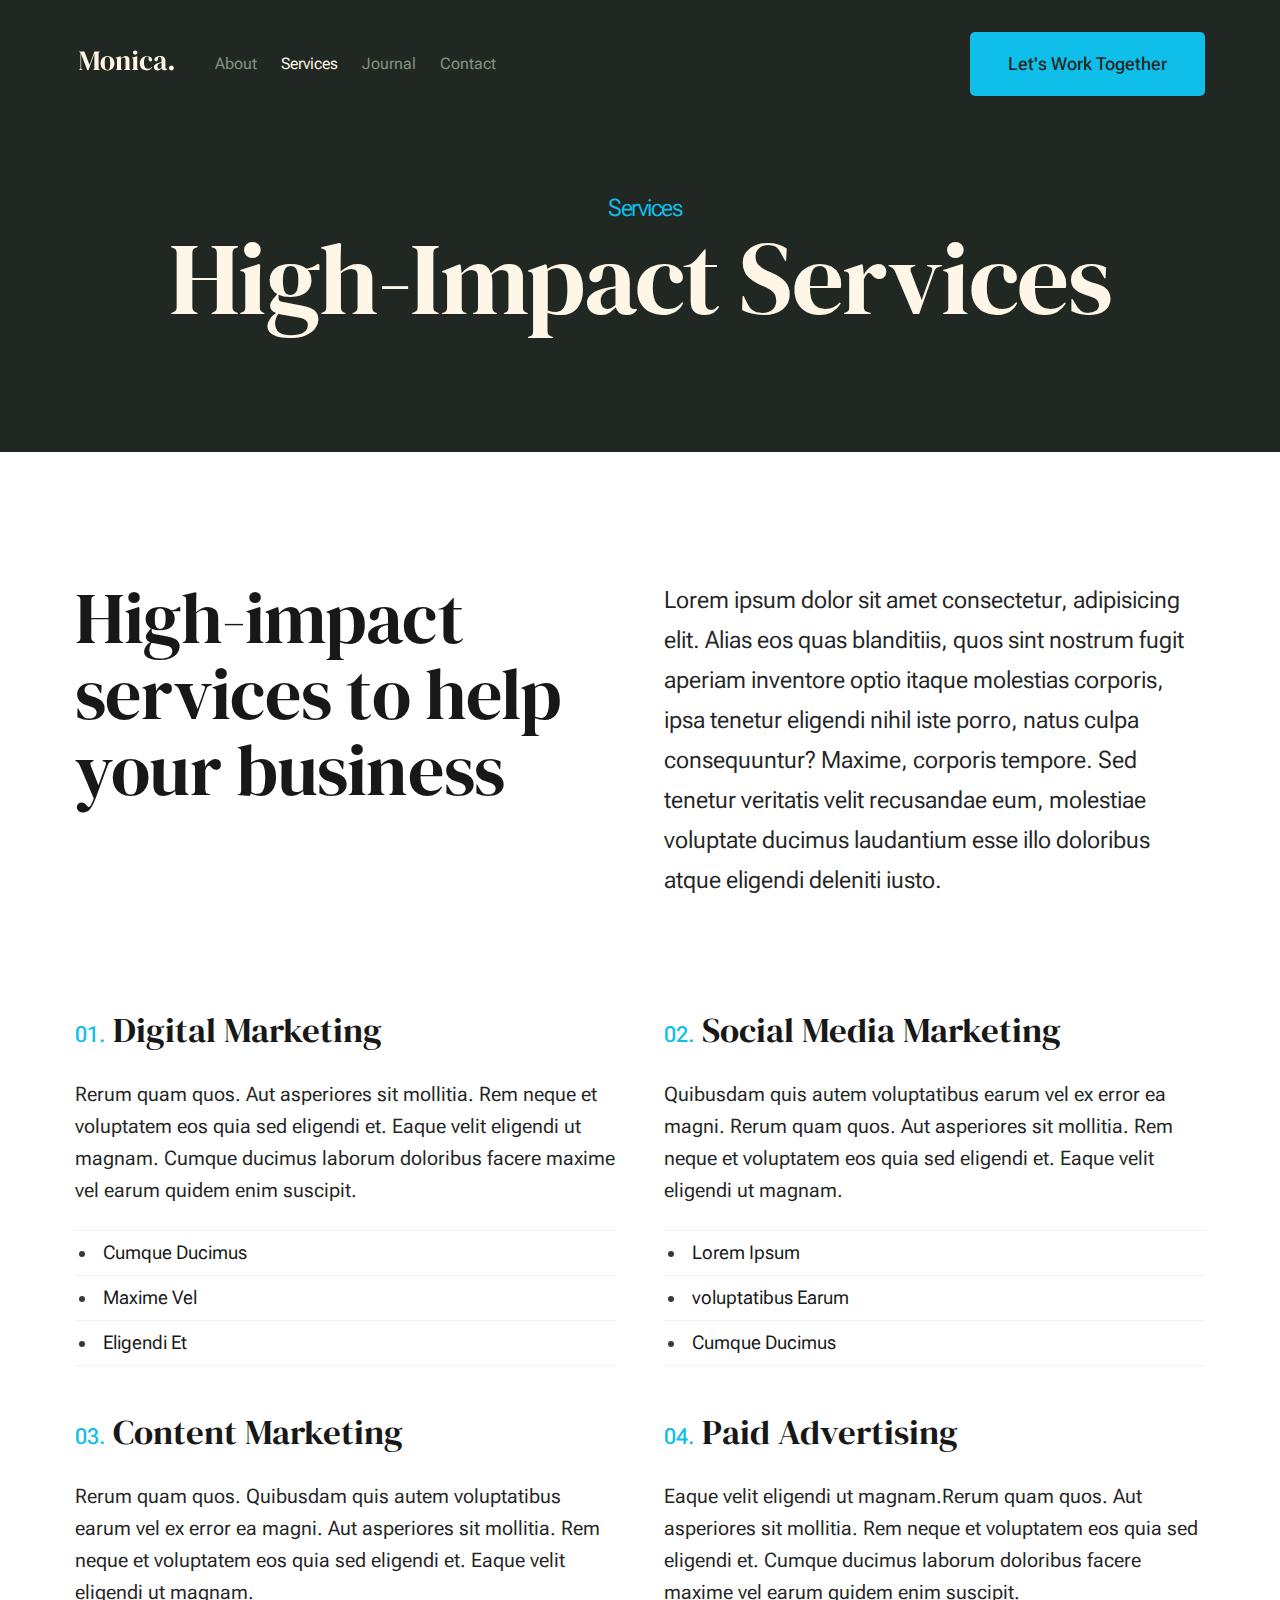
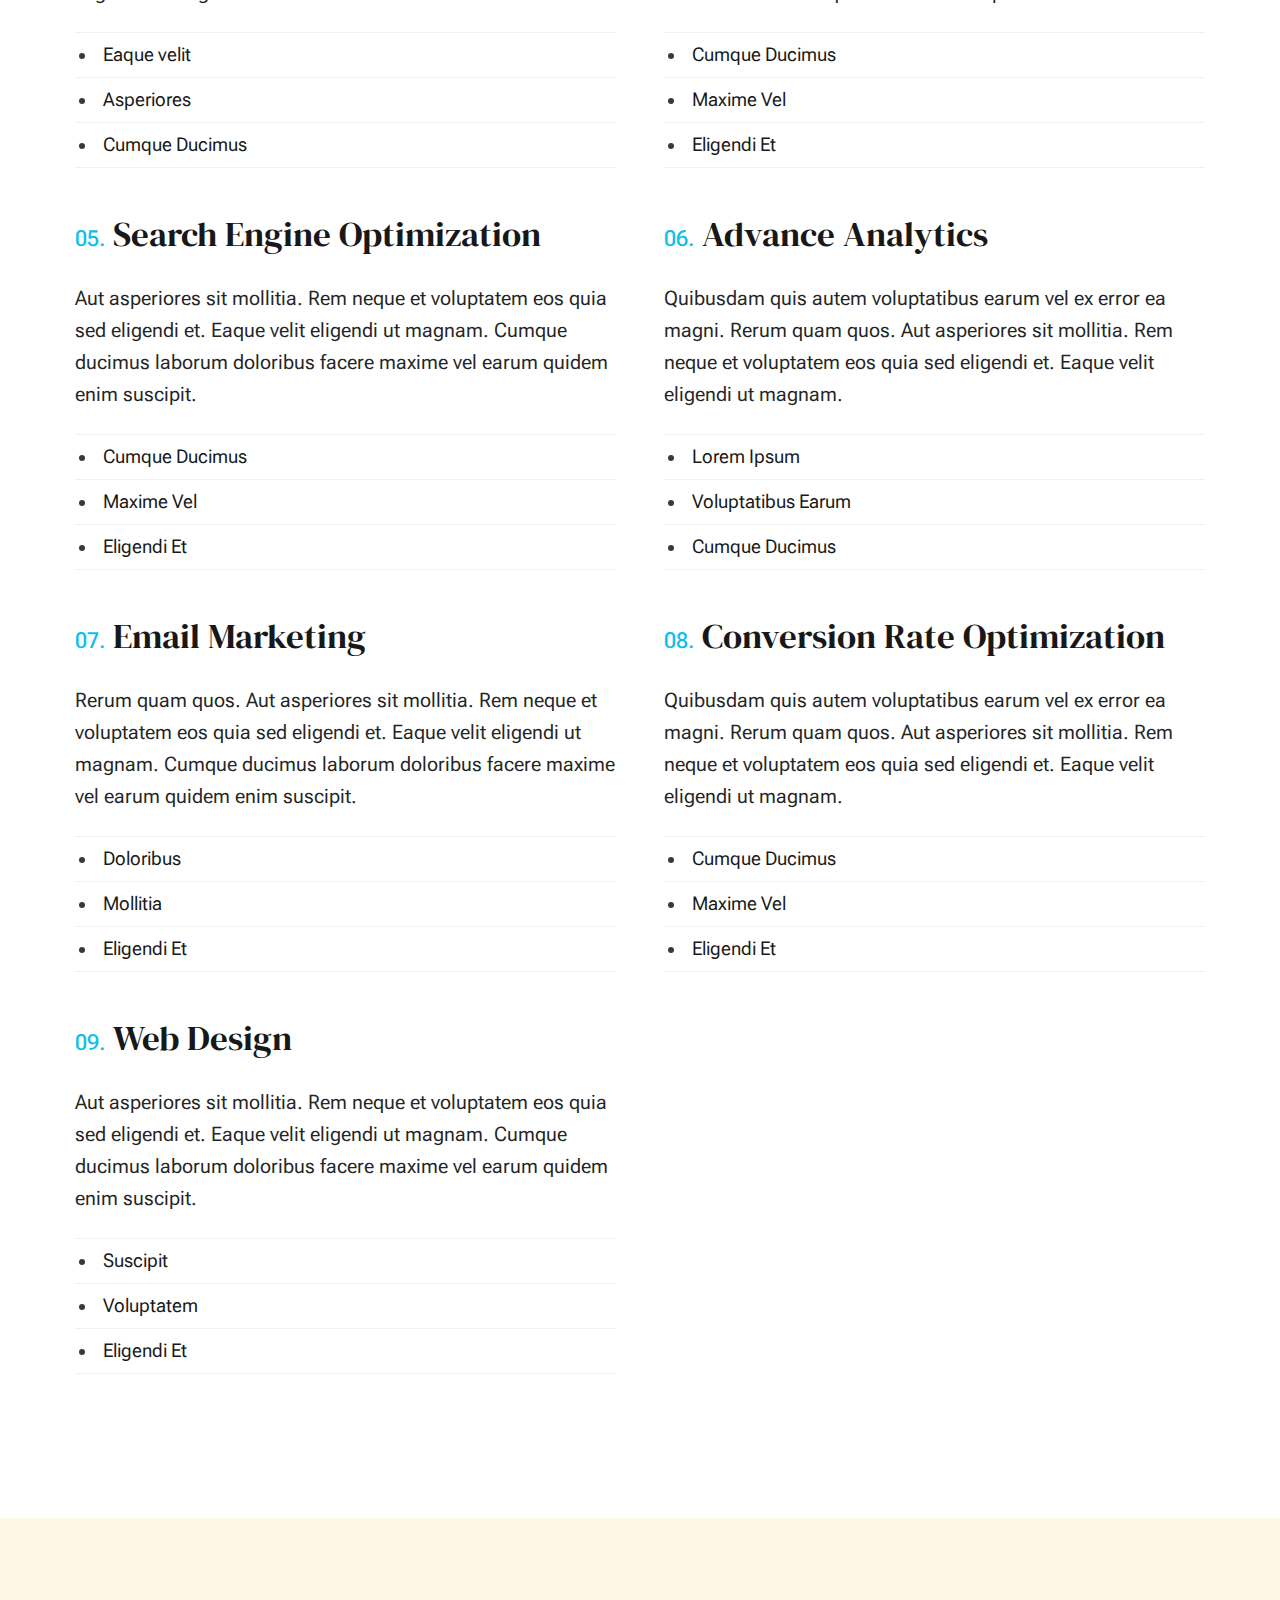
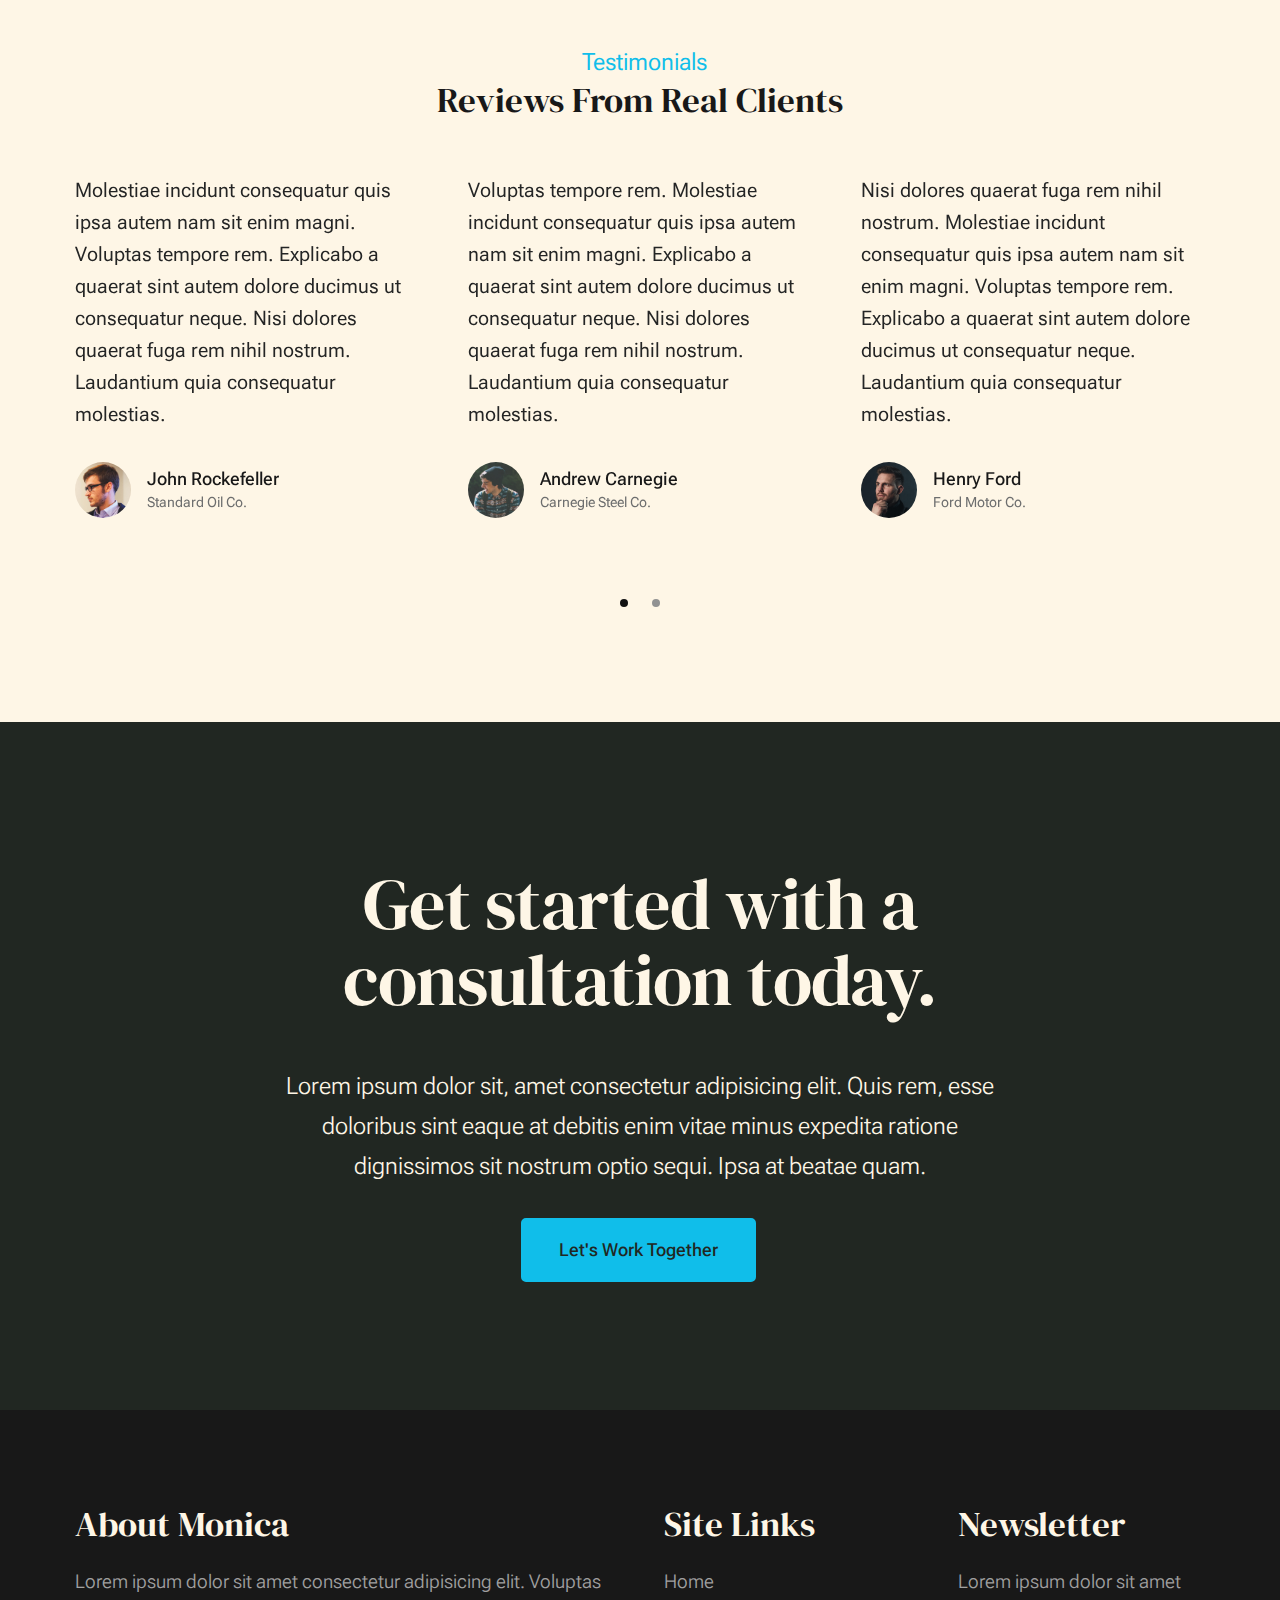
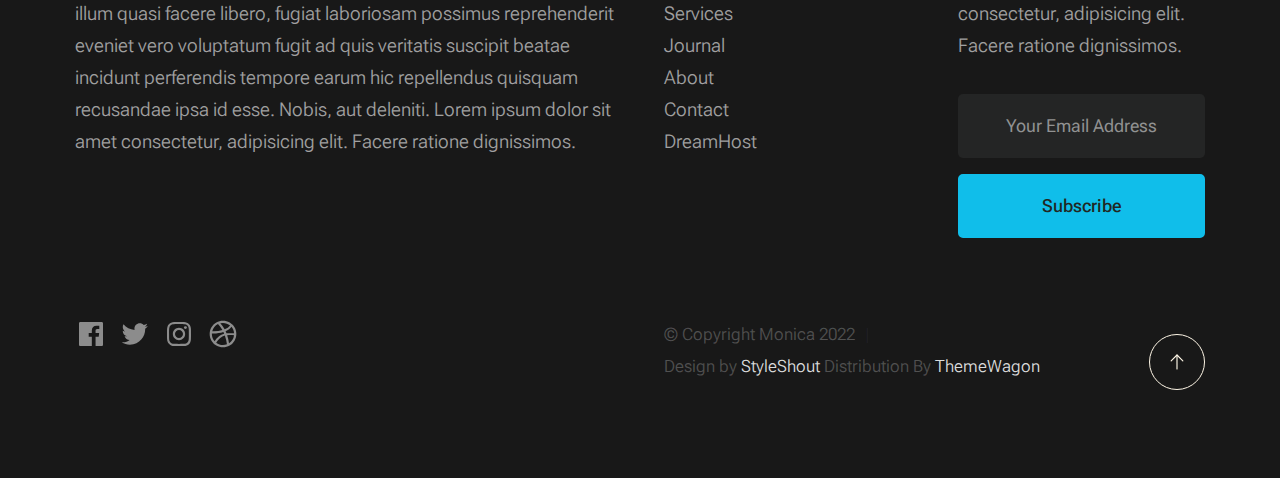
<file: services.html>
<!DOCTYPE html>
<html lang="en" class="no-js" >
<head>

    <!--- basic page needs
    ================================================== -->
    <meta charset="utf-8">
    <meta name="viewport" content="width=device-width, initial-scale=1">
    <title>Services - Monica</title>

    <script>
        document.documentElement.classList.remove('no-js');
        document.documentElement.classList.add('js');
    </script>

    <!-- CSS
    ================================================== -->
    <link rel="stylesheet" href="css/vendor.css">
    <link rel="stylesheet" href="css/styles.css">

    <!-- favicons
    ================================================== -->
    <link rel="apple-touch-icon" sizes="180x180" href="apple-touch-icon.png">
    <link rel="icon" type="image/png" sizes="32x32" href="favicon-32x32.png">
    <link rel="icon" type="image/png" sizes="16x16" href="favicon-16x16.png">
    <link rel="manifest" href="site.webmanifest">

</head>


<body id="top">


    <!-- preloader
    ================================================== -->
    <div id="preloader">
        <div id="loader" class="dots-fade">
            <div></div>
            <div></div>
            <div></div>
        </div>
    </div>


    <!-- page wrap
    ================================================== -->
    <div id="page" class="s-pagewrap">

        <!-- # site header 
        ================================================== -->
        <header class="s-header">

            <div class="row s-header__inner width-sixteen-col">

                <div class="s-header__block">
                    <div class="s-header__logo">
                        <a class="logo" href="index.html">
                            <img src="images/logo.svg" alt="Homepage">
                        </a>
                    </div>

                    <a class="s-header__menu-toggle" href="#0"><span>Menu</span></a>
                </div> <!-- end s-header__block -->

                <nav class="s-header__nav">
    
                    <ul class="s-header__menu-links">
                        <li><a href="about.html">About</a></li>
                        <li class="current"><a href="services.html">Services</a></li>
                        <li><a href="blog.html">Journal</a></li>
                        <li><a href="contact.html">Contact</a></li>
                    </ul> <!-- s-header__menu-links -->

                    <div class="s-header__contact">
                        <a href="contact.html" class="btn btn--primary s-header__contact-btn">Let's Work Together</a>                        
                    </div> <!-- s-header__contact -->
    
                </nav> <!-- end s-header__nav -->

            </div> <!-- end s-header__inner -->

        </header> <!-- end s-header -->

        <!-- # site main content
        ================================================== -->
        <section id="content" class="s-content">

               <section class="s-pageheader pageheader">
                    <div class="row">
                        <div class="column xl-12">
                            <h1 class="page-title">
                                <span class="page-title__small-type text-pretitle">Services</span>
                                High-Impact Services
                            </h1>
                            
                        </div>
                    </div>
               </section> <!-- pageheader -->  

               <section class="s-pagecontent pagecontent">

                    <div class="row pageintro">
                        <div class="column xl-6 lg-12">
                            <h2 class="text-display-title">High-impact services to help your business</h2>
                        </div>
                        <div class="column xl-6 lg-12 u-flexitem-x-right">
                            <p class="lead">
                            Lorem ipsum dolor sit amet consectetur, adipisicing elit. Alias eos quas blanditiis, quos sint nostrum fugit aperiam 
                            inventore optio itaque molestias corporis, ipsa tenetur eligendi nihil iste porro, natus culpa consequuntur? Maxime, 
                            corporis tempore. Sed tenetur veritatis velit recusandae eum, molestiae voluptate ducimus laudantium esse illo 
                            doloribus atque eligendi deleniti iusto. 
                            </p>
                        </div>                       
                    </div>  <!-- pageintro -->       

                    <div class="row">
                        <div class="column xl-12 grid-block">             
                            
                            <div class="grid-full grid-list-items list-items show-ctr">
                                
                                <div class="grid-list-items__item list-items__item">
                                    <div class="list-items__item-header">
                                        <h3 class="list-items__item-title">Digital Marketing</h3>
                                    </div>
                                    <div class="list-items__item-text">
                                        <p>
                                        Rerum quam quos. Aut asperiores 
                                        sit mollitia. Rem neque et voluptatem eos quia sed eligendi et. Eaque velit eligendi ut 
                                        magnam. Cumque ducimus laborum doloribus facere maxime vel earum quidem enim suscipit.
                                        </p>

                                        <ul class="list-services">
                                            <li>Cumque Ducimus</li>
                                            <li>Maxime Vel</li>
                                            <li>Eligendi Et</li>
                                        </ul>
                                    </div>
                                </div> <!-- end list-items__item -->
                                <div class="grid-list-items__item list-items__item">
                                    <div class="list-items__item-header">
                                        <h3 class="list-items__item-title">Social Media Marketing</h3>
                                    </div>
                                    <div class="list-items__item-text">
                                        <p>
                                        Quibusdam quis autem voluptatibus earum vel ex error ea magni. Rerum quam quos. Aut asperiores 
                                        sit mollitia. Rem neque et voluptatem eos quia sed eligendi et. Eaque velit eligendi ut 
                                        magnam.
                                        </p>

                                        <ul class="list-services">
                                            <li>Lorem Ipsum</li>
                                            <li>voluptatibus Earum</li>
                                            <li>Cumque Ducimus</li>
                                        </ul>
                                    </div>
                                </div> <!-- end list-items__item -->
                                <div class="grid-list-items__item list-items__item">
                                    <div class="list-items__item-header">
                                        <h3 class="list-items__item-title">Content Marketing</h3>
                                    </div>
                                    <div class="list-items__item-text">
                                        <p>
                                        Rerum quam quos. Quibusdam quis autem voluptatibus earum vel ex error ea magni. Aut asperiores 
                                        sit mollitia. Rem neque et voluptatem eos quia sed eligendi et. Eaque velit eligendi ut 
                                        magnam.
                                        </p>

                                        <ul class="list-services">
                                            <li>Eaque velit</li>
                                            <li>Asperiores</li>
                                            <li>Cumque Ducimus</li>
                                        </ul>
                                    </div>
                                </div> <!-- end list-items__item -->
                                <div class="grid-list-items__item list-items__item">
                                    <div class="list-items__item-header">
                                        <h3 class="list-items__item-title">Paid Advertising</h3>
                                    </div>
                                    <div class="list-items__item-text">
                                        <p>
                                        Eaque velit eligendi ut magnam.Rerum quam quos. Aut asperiores 
                                        sit mollitia. Rem neque et voluptatem eos quia sed eligendi et. 
                                        Cumque ducimus laborum doloribus facere maxime vel earum quidem enim suscipit.
                                        </p>

                                        <ul class="list-services">
                                            <li>Cumque Ducimus</li>
                                            <li>Maxime Vel</li>
                                            <li>Eligendi Et</li>
                                        </ul>
                                    </div>
                                </div> <!-- end list-items__item -->
                                <div class="grid-list-items__item list-items__item">
                                    <div class="list-items__item-header">
                                        <h3 class="list-items__item-title">Search Engine Optimization</h3>
                                    </div>
                                    <div class="list-items__item-text">
                                        <p>
                                        Aut asperiores sit mollitia. Rem neque et voluptatem eos quia sed eligendi et. Eaque velit eligendi ut 
                                        magnam. Cumque ducimus laborum doloribus facere maxime vel earum quidem enim suscipit.
                                        </p>

                                        <ul class="list-services">
                                            <li>Cumque Ducimus</li>
                                            <li>Maxime Vel</li>
                                            <li>Eligendi Et</li>
                                        </ul>
                                    </div>
                                </div> <!-- end list-items__item -->
                                <div class="grid-list-items__item list-items__item">
                                    <div class="list-items__item-header">
                                        <h3 class="list-items__item-title">Advance Analytics</h3>
                                    </div>
                                    <div class="list-items__item-text">
                                        <p>
                                        Quibusdam quis autem voluptatibus earum vel ex error ea magni. Rerum quam quos. Aut asperiores 
                                        sit mollitia. Rem neque et voluptatem eos quia sed eligendi et. Eaque velit eligendi ut 
                                        magnam.
                                        </p>

                                        <ul class="list-services">
                                            <li>Lorem Ipsum</li>
                                            <li>Voluptatibus Earum</li>
                                            <li>Cumque Ducimus</li>
                                        </ul>
                                    </div>
                                </div> <!-- end list-items__item -->
                                <div class="grid-list-items__item list-items__item">
                                    <div class="list-items__item-header">
                                        <h3 class="list-items__item-title">Email Marketing</h3>
                                    </div>
                                    <div class="list-items__item-text">
                                        <p>
                                        Rerum quam quos. Aut asperiores 
                                        sit mollitia. Rem neque et voluptatem eos quia sed eligendi et. Eaque velit eligendi ut 
                                        magnam. Cumque ducimus laborum doloribus facere maxime vel earum quidem enim suscipit.
                                        </p>

                                        <ul class="list-services">
                                            <li>Doloribus</li>
                                            <li>Mollitia</li>
                                            <li>Eligendi Et</li>
                                        </ul>
                                    </div>
                                </div> <!-- end list-items__item -->
                                <div class="grid-list-items__item list-items__item">
                                    <div class="list-items__item-header">
                                        <h3 class="list-items__item-title">Conversion Rate Optimization</h3>
                                    </div>
                                    <div class="list-items__item-text">
                                        <p>
                                        Quibusdam quis autem voluptatibus earum vel ex error ea magni. Rerum quam quos. Aut asperiores 
                                        sit mollitia. Rem neque et voluptatem eos quia sed eligendi et. Eaque velit eligendi ut 
                                        magnam.
                                        </p>

                                        <ul class="list-services">
                                            <li>Cumque Ducimus</li>
                                            <li>Maxime Vel</li>
                                            <li>Eligendi Et</li>
                                        </ul>
                                    </div>
                                </div> <!-- end list-items__item -->
                                <div class="grid-list-items__item list-items__item">
                                    <div class="list-items__item-header">
                                        <h3 class="list-items__item-title">Web Design</h3>
                                    </div>
                                    <div class="list-items__item-text">
                                        <p>
                                        Aut asperiores sit mollitia. Rem neque et voluptatem eos quia sed eligendi et. Eaque velit eligendi ut 
                                        magnam. Cumque ducimus laborum doloribus facere maxime vel earum quidem enim suscipit.
                                        </p>

                                        <ul class="list-services">
                                            <li>Suscipit</li>
                                            <li>Voluptatem</li>
                                            <li>Eligendi Et</li>
                                        </ul>
                                    </div>
                                </div> <!-- end list-items__item -->
    
                            </div> <!-- grid-list-items -->
                           

                        </div> <!-- end grid-block-->
                    </div> <!-- end row -->

               </section> <!-- pagecontent -->

               <section class="s-testimonials">

                    <div class="s-testimonials__header row row-x-center text-center">
                        <div class="column xl-8 lg-12">
        
                            <p class="text-pretitle">
                            Testimonials
                            </p>
                            <h3>
                            Reviews From Real Clients
                            </h3>                        
        
                        </div>
                    </div> <!--end s-testimonials__header -->

                    <div class="row s-testimonials__content">
                        <div class="column xl-12 testimonials">

                            <div class="swiper-container testimonials__slider page-slider">

                                <div class="swiper-wrapper">
                                    <div class="testimonials__slide swiper-slide">
                                        <p>
                                        Molestiae incidunt consequatur quis ipsa autem nam sit enim magni. Voluptas tempore rem. 
                                        Explicabo a quaerat sint autem dolore ducimus ut consequatur neque. Nisi dolores quaerat fuga rem nihil nostrum.
                                        Laudantium quia consequatur molestias.
                                        </p>
                                        <div class="testimonials__author">
                                            <img src="images/avatars/user-01.jpg" alt="Author image" class="testimonials__avatar">
                                            <cite class="testimonials__cite">
                                                <strong>John Rockefeller</strong>
                                                <span>Standard Oil Co.</span>
                                            </cite>
                                        </div>
                                    </div>
                                    <div class="testimonials__slide swiper-slide">
                                        <p>
                                        Voluptas tempore rem. Molestiae incidunt consequatur quis ipsa autem nam sit enim magni. 
                                        Explicabo a quaerat sint autem dolore ducimus ut consequatur neque. Nisi dolores quaerat fuga rem nihil nostrum.
                                        Laudantium quia consequatur molestias.
                                        </p>
                                        <div class="testimonials__author">
                                            <img src="images/avatars/user-04.jpg" alt="Author image" class="testimonials__avatar">
                                            <cite class="testimonials__cite">
                                                <strong>Andrew Carnegie</strong>
                                                <span>Carnegie Steel Co.</span>
                                            </cite>
                                        </div>
                                    </div>
                                    <div class="testimonials__slide swiper-slide">
                                        <p>
                                        Nisi dolores quaerat fuga rem nihil nostrum. Molestiae incidunt consequatur quis ipsa autem nam sit enim magni. 
                                        Voluptas tempore rem. Explicabo a quaerat sint autem dolore ducimus ut consequatur neque. 
                                        Laudantium quia consequatur molestias.
                                        </p>
                                        <div class="testimonials__author">
                                            <img src="images/avatars/user-06.jpg" alt="Author image" class="testimonials__avatar">
                                            <cite class="testimonials__cite">
                                                <strong>Henry Ford</strong>
                                                <span>Ford Motor Co.</span>
                                            </cite>
                                        </div>
                                    </div>
                                    <div class="testimonials__slide swiper-slide">
                                        <p>
                                        Molestiae incidunt consequatur quis ipsa autem nam sit enim magni. Voluptas tempore rem. 
                                        Explicabo a quaerat sint autem dolore ducimus ut consequatur neque. Nisi dolores quaerat fuga rem nihil nostrum.
                                        Laudantium quia consequatur molestias.
                                        </p>
                                        <div class="testimonials__author">
                                            <img src="images/avatars/user-02.jpg" alt="Author image" class="testimonials__avatar">
                                            <cite class="testimonials__cite">
                                                <strong>John Morgan</strong>
                                                <span>JP Morgan & Co.</span>
                                            </cite>
                                        </div>
                                    </div> 
                                </div> <!-- end swiper-wrapper --> 

                                <div class="swiper-pagination"></div>

                            </div> <!--end testimonials__slider --> 

                        </div> <!-- testimonials -->
                    </div> <!--end s-testimonials__content -->

               </section> <!-- end s-testimonials -->

        </section> <!-- s-content-->

        <!-- # cta
        ================================================== -->
        <section id="cta" class="s-cta">

            <div class="row row-x-center text-center">
                <div class="column xl-8 lg-12">

                    <div class="s-cta__content">
                        <h2 class="text-display-title">
                        Get started with a consultation today.
                        </h2>
                        <p class="lead">
                        Lorem ipsum dolor sit, amet consectetur adipisicing elit. Quis rem, esse doloribus sint eaque at debitis enim vitae minus expedita ratione dignissimos sit nostrum optio sequi. Ipsa at beatae quam.
                        </p>
                        <a href="contact.html" class="btn btn--primary">Let's Work Together</a>
                    </div>

                </div>
            </div>

        </section> <!-- end s-cta -->


        <!-- # footer 
        ================================================== -->
        <footer class="s-footer">
            <div class="row s-footer__content">
                <div class="column xl-6 lg-6 md-12 s-footer__block s-footer__about">                    
                    <h3>About Monica</h3>
                    <p>
                    Lorem ipsum dolor sit amet consectetur adipisicing elit. Voluptas illum quasi facere libero, 
                    fugiat laboriosam possimus reprehenderit eveniet vero voluptatum fugit ad quis veritatis suscipit beatae 
                    incidunt perferendis tempore earum hic repellendus quisquam recusandae ipsa id esse. Nobis, aut deleniti.
                    Lorem ipsum dolor sit amet consectetur, adipisicing elit. Facere ratione dignissimos.
                    </p>               
                </div>                
                <div class="column xl-3 lg-6 md-12 s-footer__block s-footer__site-links">
                    <h3>Site Links</h3>
                    <ul class="link-list">
                        <li><a href="index.html">Home</a></li>
                        <li><a href="services.html">Services</a></li>
                        <li><a href="blog.html">Journal</a></li>
                        <li><a href="about.html">About</a></li>
                        <li><a href="contact.html">Contact</a></li>
                        <li><a href="https://www.dreamhost.com/r.cgi?287326">DreamHost</a></li>
                    </ul>
                </div>
                <div class="column xl-3 lg-6 md-12 tab-12 s-footer__block s-footer__newsletter">
                    <h3>Newsletter</h3>

                    <p>
                    Lorem ipsum dolor sit amet consectetur, adipisicing elit. Facere ratione dignissimos.
                    </p>

                    <div class="subscribe-form">
                        <form id="mc-form" class="mc-form">
                            <input type="email" name="EMAIL" id="mce-EMAIL" class="u-fullwidth text-center" placeholder="Your Email Address" title="The domain portion of the email address is invalid (the portion after the @)." pattern="^([^\x00-\x20\x22\x28\x29\x2c\x2e\x3a-\x3c\x3e\x40\x5b-\x5d\x7f-\xff]+|\x22([^\x0d\x22\x5c\x80-\xff]|\x5c[\x00-\x7f])*\x22)(\x2e([^\x00-\x20\x22\x28\x29\x2c\x2e\x3a-\x3c\x3e\x40\x5b-\x5d\x7f-\xff]+|\x22([^\x0d\x22\x5c\x80-\xff]|\x5c[\x00-\x7f])*\x22))*\x40([^\x00-\x20\x22\x28\x29\x2c\x2e\x3a-\x3c\x3e\x40\x5b-\x5d\x7f-\xff]+|\x5b([^\x0d\x5b-\x5d\x80-\xff]|\x5c[\x00-\x7f])*\x5d)(\x2e([^\x00-\x20\x22\x28\x29\x2c\x2e\x3a-\x3c\x3e\x40\x5b-\x5d\x7f-\xff]+|\x5b([^\x0d\x5b-\x5d\x80-\xff]|\x5c[\x00-\x7f])*\x5d))*(\.\w{2,})+$" required>
                            <input type="submit" name="subscribe" value="Subscribe" class="btn btn--primary btn--small u-fullwidth">
                            <!-- <div style="position: absolute; left: -5000px;" aria-hidden="true"><input type="text" name="b_cdb7b577e41181934ed6a6a44_9a91cfe7b3" tabindex="-1" value=""></div> -->
                            <div class="mc-status"></div>
                        </form>
                    </div>
                </div>
            </div>    
            
            <div class="row s-footer__bottom">
                <div class="column xl-6 lg-12">
                    <ul class="s-footer__social social-list">
                        <li>
                            <a href="#0">
                                <svg xmlns="http://www.w3.org/2000/svg" width="24" height="24" viewBox="0 0 24 24" style="fill:rgba(0, 0, 0, 1);transform:;-ms-filter:"><path d="M20,3H4C3.447,3,3,3.448,3,4v16c0,0.552,0.447,1,1,1h8.615v-6.96h-2.338v-2.725h2.338v-2c0-2.325,1.42-3.592,3.5-3.592 c0.699-0.002,1.399,0.034,2.095,0.107v2.42h-1.435c-1.128,0-1.348,0.538-1.348,1.325v1.735h2.697l-0.35,2.725h-2.348V21H20 c0.553,0,1-0.448,1-1V4C21,3.448,20.553,3,20,3z"></path></svg>
                                <span class="u-screen-reader-text">Facebook</span>
                            </a>
                        </li>
                        <li>
                            <a href="#0">
                                <svg xmlns="http://www.w3.org/2000/svg" width="24" height="24" viewBox="0 0 24 24" style="fill:rgba(0, 0, 0, 1);transform:;-ms-filter:"><path d="M19.633,7.997c0.013,0.175,0.013,0.349,0.013,0.523c0,5.325-4.053,11.461-11.46,11.461c-2.282,0-4.402-0.661-6.186-1.809 c0.324,0.037,0.636,0.05,0.973,0.05c1.883,0,3.616-0.636,5.001-1.721c-1.771-0.037-3.255-1.197-3.767-2.793 c0.249,0.037,0.499,0.062,0.761,0.062c0.361,0,0.724-0.05,1.061-0.137c-1.847-0.374-3.23-1.995-3.23-3.953v-0.05 c0.537,0.299,1.16,0.486,1.82,0.511C3.534,9.419,2.823,8.184,2.823,6.787c0-0.748,0.199-1.434,0.548-2.032 c1.983,2.443,4.964,4.04,8.306,4.215c-0.062-0.3-0.1-0.611-0.1-0.923c0-2.22,1.796-4.028,4.028-4.028 c1.16,0,2.207,0.486,2.943,1.272c0.91-0.175,1.782-0.512,2.556-0.973c-0.299,0.935-0.936,1.721-1.771,2.22 c0.811-0.088,1.597-0.312,2.319-0.624C21.104,6.712,20.419,7.423,19.633,7.997z"></path></svg>
                                <span class="u-screen-reader-text">Twitter</span>
                            </a>
                        </li>
                        <li>
                            <a href="#0">
                                <svg xmlns="http://www.w3.org/2000/svg" width="24" height="24" viewBox="0 0 24 24" style="fill:rgba(0, 0, 0, 1);transform:;-ms-filter:"><path d="M11.999,7.377c-2.554,0-4.623,2.07-4.623,4.623c0,2.554,2.069,4.624,4.623,4.624c2.552,0,4.623-2.07,4.623-4.624 C16.622,9.447,14.551,7.377,11.999,7.377L11.999,7.377z M11.999,15.004c-1.659,0-3.004-1.345-3.004-3.003 c0-1.659,1.345-3.003,3.004-3.003s3.002,1.344,3.002,3.003C15.001,13.659,13.658,15.004,11.999,15.004L11.999,15.004z"></path><circle cx="16.806" cy="7.207" r="1.078"></circle><path d="M20.533,6.111c-0.469-1.209-1.424-2.165-2.633-2.632c-0.699-0.263-1.438-0.404-2.186-0.42 c-0.963-0.042-1.268-0.054-3.71-0.054s-2.755,0-3.71,0.054C7.548,3.074,6.809,3.215,6.11,3.479C4.9,3.946,3.945,4.902,3.477,6.111 c-0.263,0.7-0.404,1.438-0.419,2.186c-0.043,0.962-0.056,1.267-0.056,3.71c0,2.442,0,2.753,0.056,3.71 c0.015,0.748,0.156,1.486,0.419,2.187c0.469,1.208,1.424,2.164,2.634,2.632c0.696,0.272,1.435,0.426,2.185,0.45 c0.963,0.042,1.268,0.055,3.71,0.055s2.755,0,3.71-0.055c0.747-0.015,1.486-0.157,2.186-0.419c1.209-0.469,2.164-1.424,2.633-2.633 c0.263-0.7,0.404-1.438,0.419-2.186c0.043-0.962,0.056-1.267,0.056-3.71s0-2.753-0.056-3.71C20.941,7.57,20.801,6.819,20.533,6.111z M19.315,15.643c-0.007,0.576-0.111,1.147-0.311,1.688c-0.305,0.787-0.926,1.409-1.712,1.711c-0.535,0.199-1.099,0.303-1.67,0.311 c-0.95,0.044-1.218,0.055-3.654,0.055c-2.438,0-2.687,0-3.655-0.055c-0.569-0.007-1.135-0.112-1.669-0.311 c-0.789-0.301-1.414-0.923-1.719-1.711c-0.196-0.534-0.302-1.099-0.311-1.669c-0.043-0.95-0.053-1.218-0.053-3.654 c0-2.437,0-2.686,0.053-3.655c0.007-0.576,0.111-1.146,0.311-1.687c0.305-0.789,0.93-1.41,1.719-1.712 c0.534-0.198,1.1-0.303,1.669-0.311c0.951-0.043,1.218-0.055,3.655-0.055c2.437,0,2.687,0,3.654,0.055 c0.571,0.007,1.135,0.112,1.67,0.311c0.786,0.303,1.407,0.925,1.712,1.712c0.196,0.534,0.302,1.099,0.311,1.669 c0.043,0.951,0.054,1.218,0.054,3.655c0,2.436,0,2.698-0.043,3.654H19.315z"></path></svg>
                                <span class="u-screen-reader-text">Instagram</span>
                            </a>
                        </li>
                        <li>
                            <a href="#0">
                                <svg xmlns="http://www.w3.org/2000/svg" width="24" height="24" viewBox="0 0 24 24" style="fill: rgba(0, 0, 0, 1);transform: ;msFilter:;"><path d="M20.66 6.98a9.932 9.932 0 0 0-3.641-3.64C15.486 2.447 13.813 2 12 2s-3.486.447-5.02 1.34c-1.533.893-2.747 2.107-3.64 3.64S2 10.187 2 12s.446 3.487 1.34 5.02a9.924 9.924 0 0 0 3.641 3.64C8.514 21.553 10.187 22 12 22s3.486-.447 5.02-1.34a9.932 9.932 0 0 0 3.641-3.64C21.554 15.487 22 13.813 22 12s-.446-3.487-1.34-5.02zM12 3.66c2 0 3.772.64 5.32 1.919-.92 1.174-2.286 2.14-4.1 2.9-1.002-1.813-2.088-3.327-3.261-4.54A7.715 7.715 0 0 1 12 3.66zM5.51 6.8a8.116 8.116 0 0 1 2.711-2.22c1.212 1.201 2.325 2.7 3.34 4.5-2 .6-4.114.9-6.341.9-.573 0-1.006-.013-1.3-.04A8.549 8.549 0 0 1 5.51 6.8zM3.66 12c0-.054.003-.12.01-.2.007-.08.01-.146.01-.2.254.014.641.02 1.161.02 2.666 0 5.146-.367 7.439-1.1.187.373.381.793.58 1.26-1.32.293-2.674 1.006-4.061 2.14S6.4 16.247 5.76 17.5c-1.4-1.587-2.1-3.42-2.1-5.5zM12 20.34c-1.894 0-3.594-.587-5.101-1.759.601-1.187 1.524-2.322 2.771-3.401 1.246-1.08 2.483-1.753 3.71-2.02a29.441 29.441 0 0 1 1.56 6.62 8.166 8.166 0 0 1-2.94.56zm7.08-3.96a8.351 8.351 0 0 1-2.58 2.621c-.24-2.08-.7-4.107-1.379-6.081.932-.066 1.765-.1 2.5-.1.799 0 1.686.034 2.659.1a8.098 8.098 0 0 1-1.2 3.46zm-1.24-5c-1.16 0-2.233.047-3.22.14a27.053 27.053 0 0 0-.68-1.62c2.066-.906 3.532-2.006 4.399-3.3 1.2 1.414 1.854 3.027 1.96 4.84-.812-.04-1.632-.06-2.459-.06z"></path></svg>
                                <span class="u-screen-reader-text">Dribbble</span>
                            </a>
                        </li>
                    </ul> <!-- end s-footer__social -->
                </div>
                <div class="column xl-6 lg-12">
                    <p class="ss-copyright">
                        <span>© Copyright Monica 2022</span> 
                        <span>Design by <a href="https://www.styleshout.com/">StyleShout</a> Distribution By <a href="https://themewagon.com">ThemeWagon</a></span>
                    </p>
                </div>

                <div class="ss-go-top">
                    <a class="smoothscroll" title="Back to Top" href="#top">
                        <svg xmlns="http://www.w3.org/2000/svg" viewBox="0 0 24 24" width="36" height="36" fill="none" stroke="#ffffff" stroke-width="1" stroke-linecap="round" stroke-linejoin="round">&lt;!--!  Atomicons Free 1.00 by @atisalab License - https://atomicons.com/license/ (Icons: CC BY 4.0) Copyright 2021 Atomicons --&gt;<polyline points="17 11 12 6 7 11"></polyline><line x1="12" y1="18" x2="12" y2="6"></line></svg>
                    </a>
                </div> <!-- end ss-go-top -->
            </div>
            
        </footer> <!-- end s-footer -->

    </div> <!-- end page-wrap -->

    <!-- Java Script
    ================================================== -->
    <script src="js/plugins.js"></script>
    <script src="js/main.js"></script>

</body>
</html>
</file>
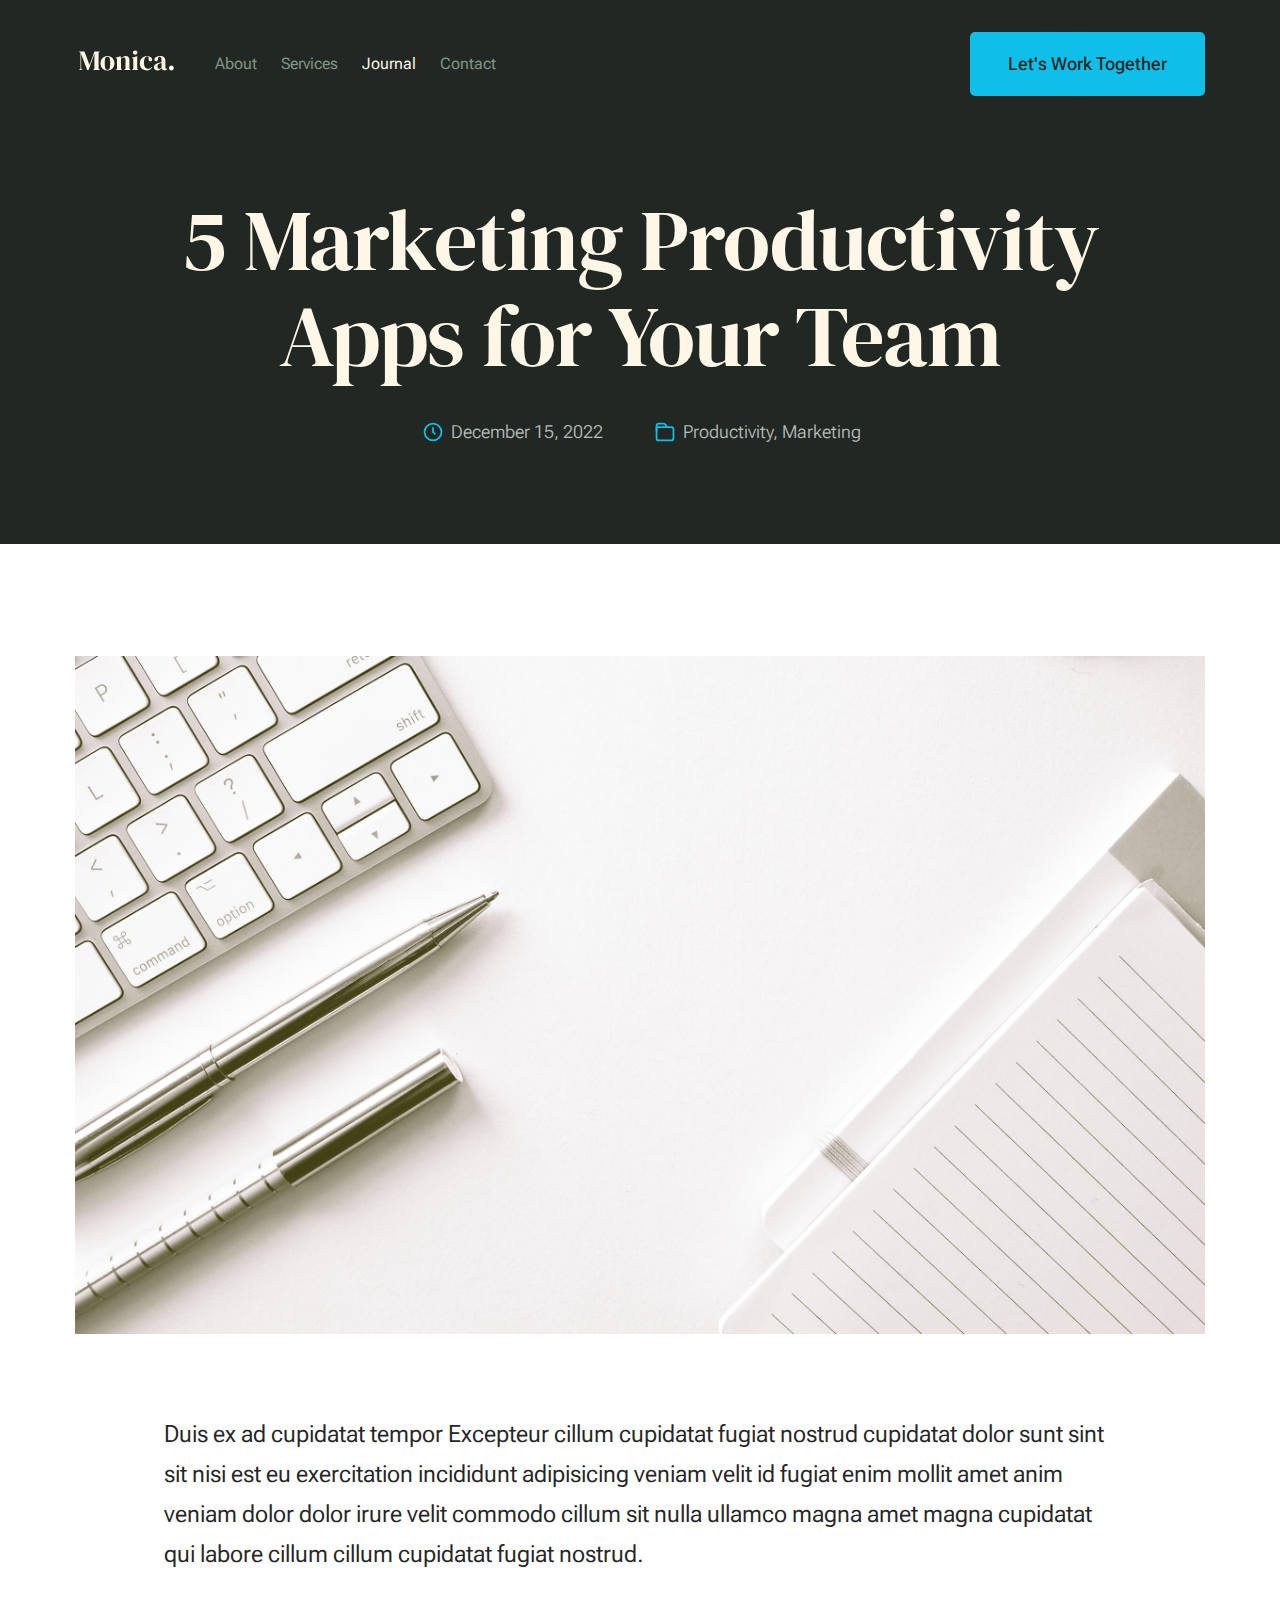
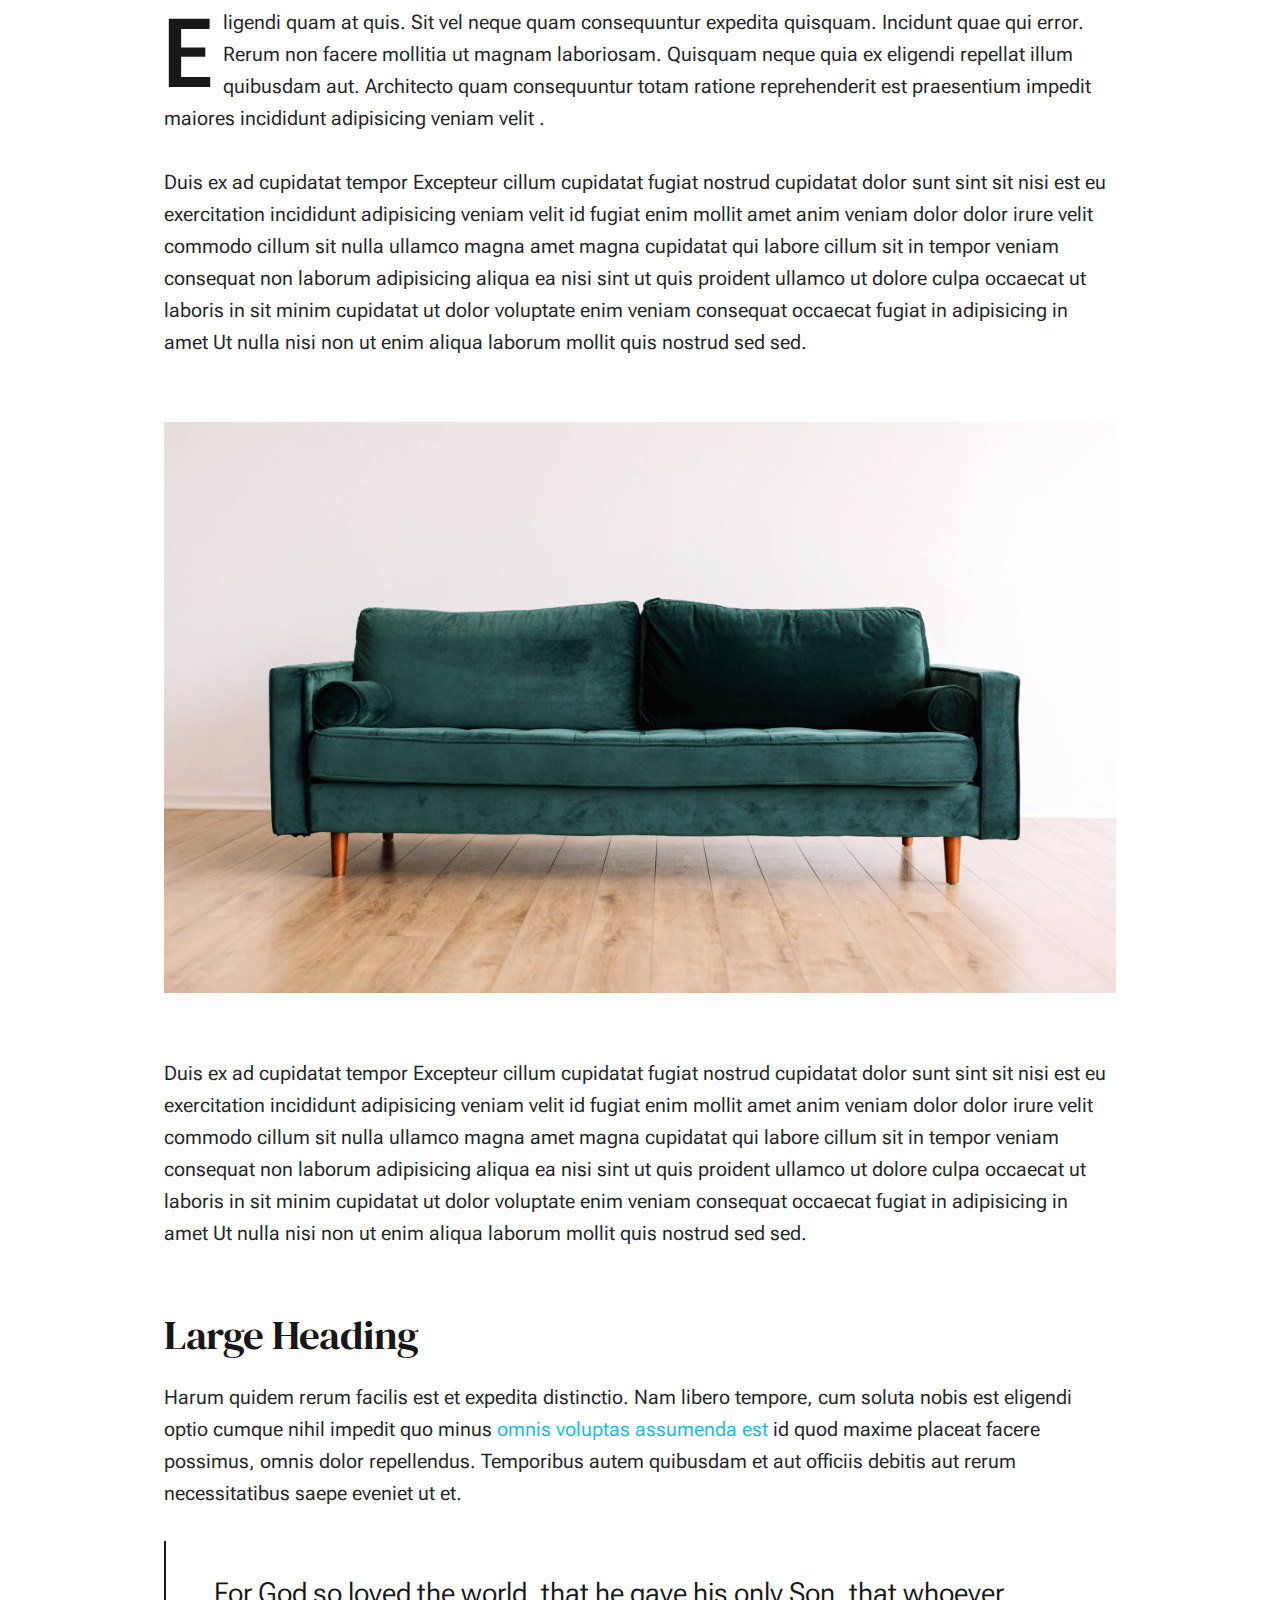
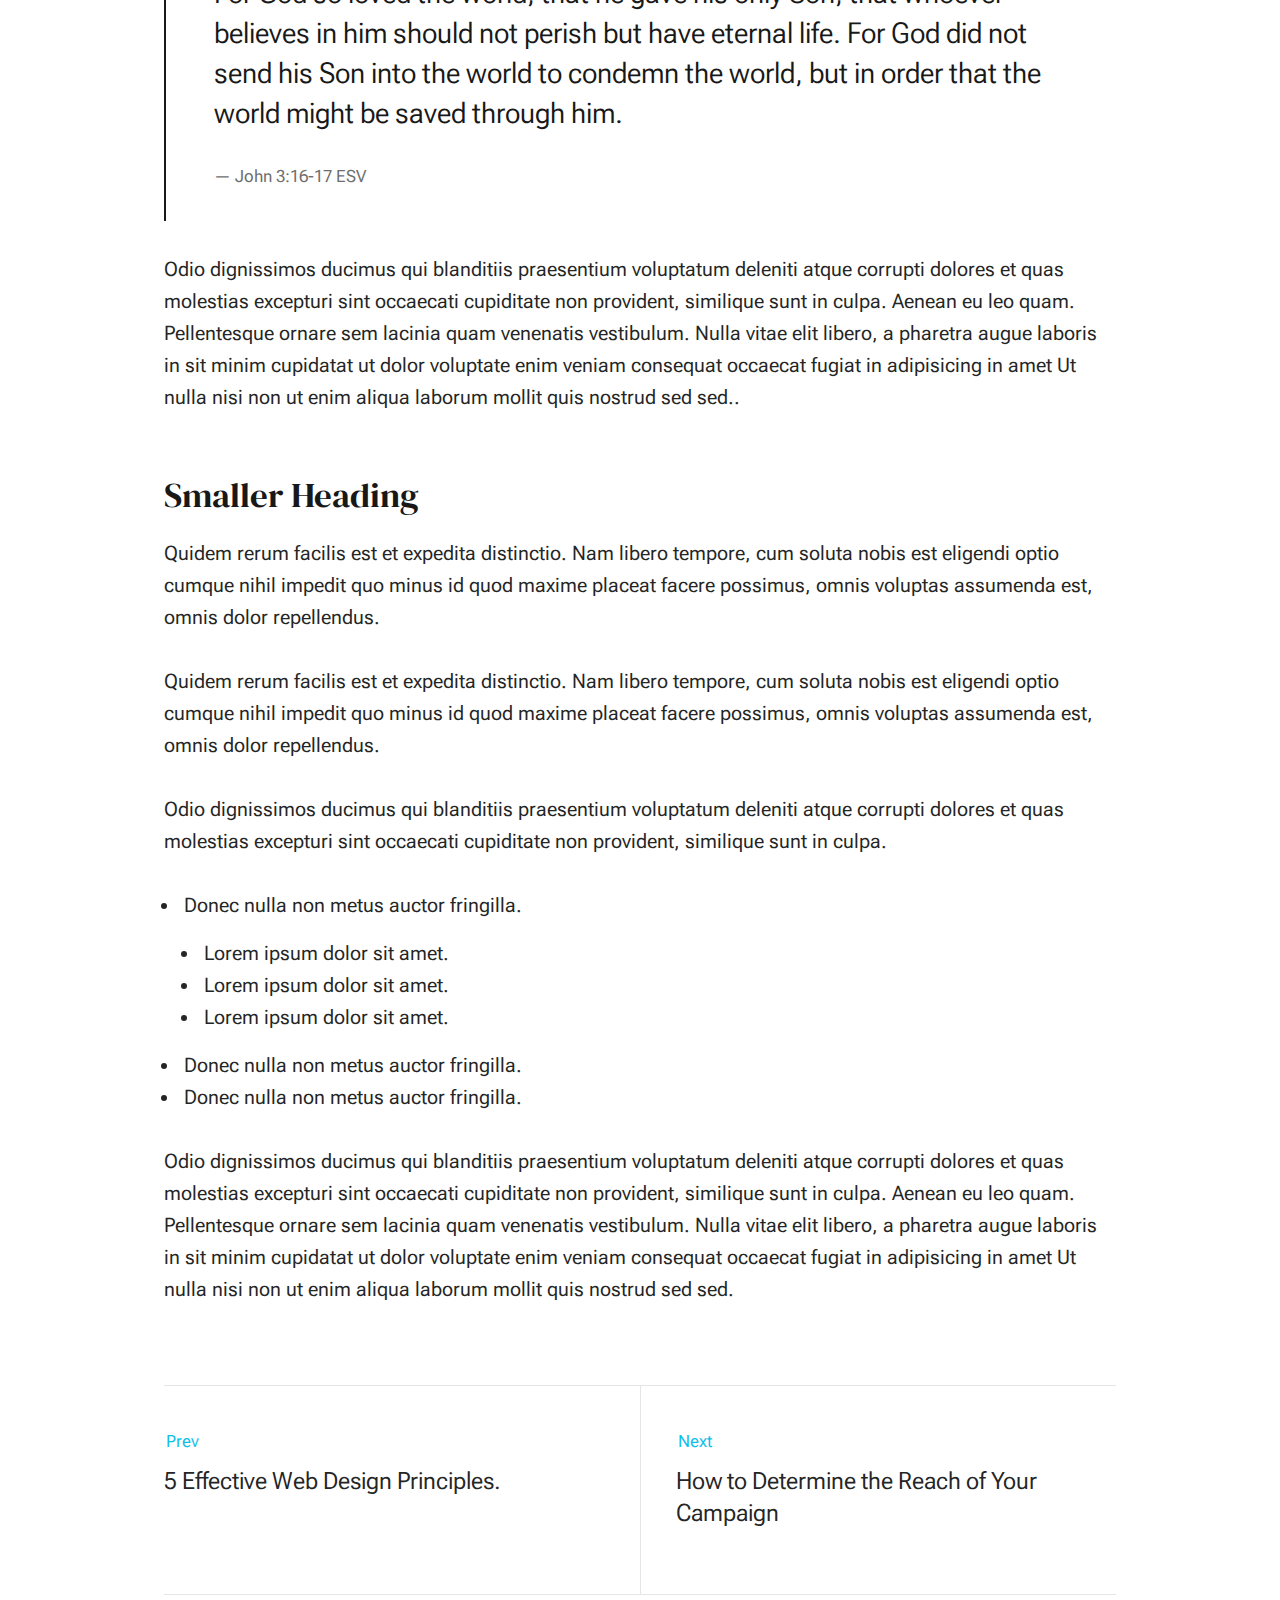
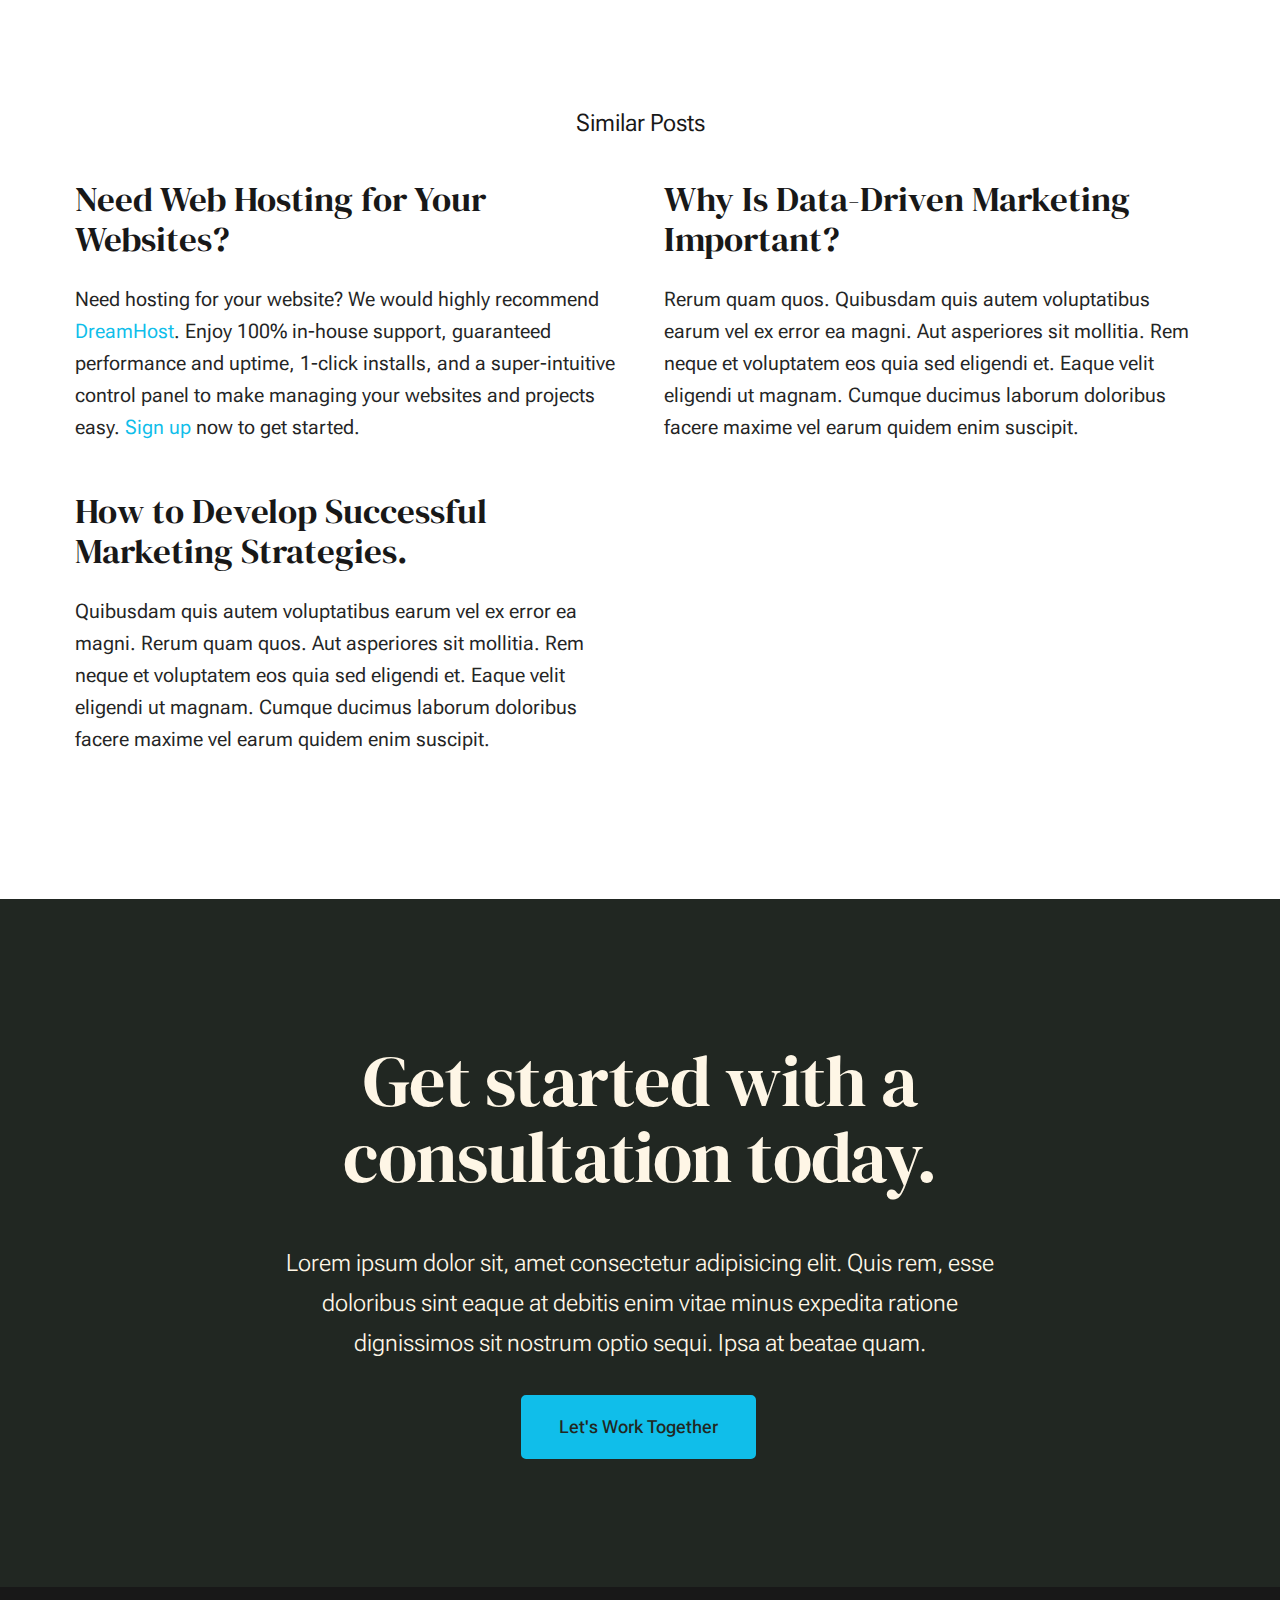
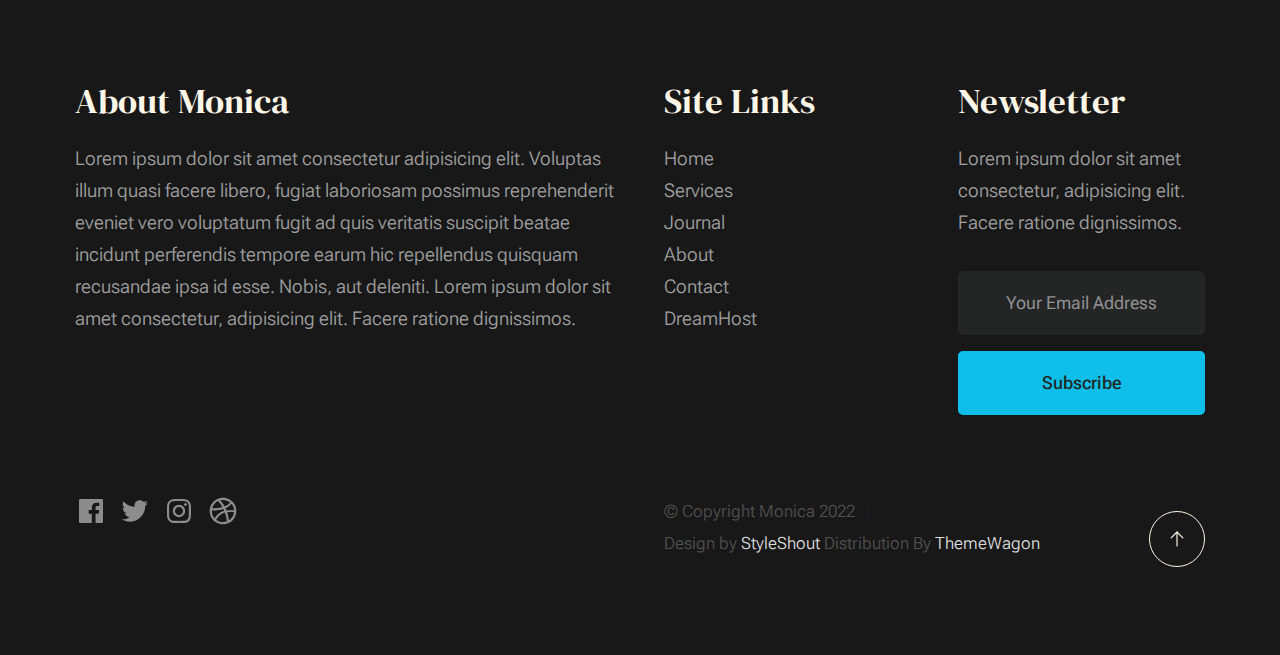
<file: single.html>
<!DOCTYPE html>
<html lang="en" class="no-js" >
<head>

    <!--- basic page needs
    ================================================== -->
    <meta charset="utf-8">
    <meta name="viewport" content="width=device-width, initial-scale=1">
    <title>Single - Monica</title>

    <script>
        document.documentElement.classList.remove('no-js');
        document.documentElement.classList.add('js');
    </script>

    <!-- CSS
    ================================================== -->
    <link rel="stylesheet" href="css/vendor.css">
    <link rel="stylesheet" href="css/styles.css">

    <!-- favicons
    ================================================== -->
    <link rel="apple-touch-icon" sizes="180x180" href="apple-touch-icon.png">
    <link rel="icon" type="image/png" sizes="32x32" href="favicon-32x32.png">
    <link rel="icon" type="image/png" sizes="16x16" href="favicon-16x16.png">
    <link rel="manifest" href="site.webmanifest">

</head>


<body id="top">


    <!-- preloader
    ================================================== -->
    <div id="preloader">
        <div id="loader" class="dots-fade">
            <div></div>
            <div></div>
            <div></div>
        </div>
    </div>


    <!-- page wrap
    ================================================== -->
    <div id="page" class="s-pagewrap">


        <!-- # site header 
        ================================================== -->
        <header class="s-header">

            <div class="row s-header__inner width-sixteen-col">

                <div class="s-header__block">
                    <div class="s-header__logo">
                        <a class="logo" href="index.html">
                            <img src="images/logo.svg" alt="Homepage">
                        </a>
                    </div>

                    <a class="s-header__menu-toggle" href="#0"><span>Menu</span></a>
                </div> <!-- end s-header__block -->

                <nav class="s-header__nav">    
                    <ul class="s-header__menu-links">
                        <li><a href="about.html">About</a></li>
                        <li><a href="services.html">Services</a></li>
                        <li class="current"><a href="blog.html">Journal</a></li>
                        <li><a href="contact.html">Contact</a></li>
                    </ul> <!-- s-header__menu-links -->

                    <div class="s-header__contact">
                        <a href="contact.html" class="btn btn--primary s-header__contact-btn">Let's Work Together</a>
                        
                    </div> <!-- s-header__contact -->    
                </nav> <!-- end s-header__nav -->

            </div> <!-- end s-header__inner -->

        </header> <!-- end s-header -->


        <!-- # site main content
        ================================================== -->
        <article id="content" class="s-content entry">

            <div class="s-pageheader entry__header">
                <div class="row">
                    <div class="column xl-12">

                        <h1 class="entry__title">
                            5 Marketing Productivity Apps for Your Team
                        </h1> <!-- end entry__title -->

                        <div class="entry__meta">
                            <div class="entry__meta-date">
                                <svg width="24" height="24" fill="none" viewBox="0 0 24 24">
                                    <circle cx="12" cy="12" r="7.25" stroke="currentColor" stroke-width="1.5"></circle>
                                    <path stroke="currentColor" stroke-width="1.5" d="M12 8V12L14 14"></path>
                                </svg>
                                December 15, 2022 
                            </div>
                            <div class="entry__meta-cat">
                                <svg width="24" height="24" fill="none" viewBox="0 0 24 24">
                                    <path stroke="currentColor" stroke-linecap="round" stroke-linejoin="round" stroke-width="1.5" d="M19.25 17.25V9.75C19.25 8.64543 18.3546 7.75 17.25 7.75H4.75V17.25C4.75 18.3546 5.64543 19.25 6.75 19.25H17.25C18.3546 19.25 19.25 18.3546 19.25 17.25Z"></path>
                                    <path stroke="currentColor" stroke-linecap="round" stroke-linejoin="round" stroke-width="1.5" d="M13.5 7.5L12.5685 5.7923C12.2181 5.14977 11.5446 4.75 10.8127 4.75H6.75C5.64543 4.75 4.75 5.64543 4.75 6.75V11"></path>
                                </svg>                                      
                                <span class="cat-links">
                                    <a href="blog.html">Productivity</a>
                                    <a href="blog.html">Marketing</a>
                                </span>
                            </div>
                        </div> <!-- end entry__meta -->

                    </div>
                </div>
            </div> <!-- end entry__header --> 

            <div class="s-pagecontent entry__content">

                <div class="row entry__media">
                    <div class="column xl-12">
                        <figure class="featured-image">
                            <img src="images/thumbs/single/standard-1200.jpg" 
                                 srcset="images/thumbs/single/standard-2400.jpg 2400w, 
                                         images/thumbs/single/standard-1200.jpg 1200w, 
                                         images/thumbs/single/standard-600.jpg 600w" sizes="(max-width: 2400px) 100vw, 2400px" alt="">
                        </figure>
                    </div>
                </div> <!-- end entry__media -->

                <div class="row entry__primary width-narrower">
                    <div class="column xl-12"> 

                            <p class="lead">
                            Duis ex ad cupidatat tempor Excepteur cillum cupidatat fugiat nostrud cupidatat dolor 
                            sunt sint sit nisi est eu exercitation incididunt adipisicing veniam velit id fugiat 
                            enim mollit amet anim veniam dolor dolor irure velit commodo cillum sit nulla ullamco 
                            magna amet magna cupidatat qui labore cillum cillum cupidatat fugiat nostrud. </p> 

                            <p class="drop-cap">
                            Eligendi quam at quis. Sit vel neque quam consequuntur expedita quisquam. Incidunt quae 
                            qui error. Rerum non facere mollitia ut magnam laboriosam. Quisquam neque quia ex eligendi 
                            repellat illum quibusdam aut. Architecto quam consequuntur totam ratione reprehenderit est 
                            praesentium impedit maiores incididunt adipisicing veniam velit .
                            </p>
    
                            <p>
                            Duis ex ad cupidatat tempor Excepteur cillum cupidatat fugiat nostrud cupidatat dolor 
                            sunt sint sit nisi est eu exercitation incididunt adipisicing veniam velit id fugiat 
                            enim mollit amet anim veniam dolor dolor irure velit commodo cillum sit nulla ullamco 
                            magna amet magna cupidatat qui labore cillum sit in tempor veniam consequat non laborum 
                            adipisicing aliqua ea nisi sint ut quis proident ullamco ut dolore culpa occaecat ut 
                            laboris in sit minim cupidatat ut dolor voluptate enim veniam consequat occaecat fugiat 
                            in adipisicing in amet Ut nulla nisi non ut enim aliqua laborum mollit quis nostrud sed sed.
                            </p>
            
                            <figure class="alignwide">
                                <img src="images/sample-1200.jpg" 
                                     srcset="images/sample-2400.jpg 2400w, 
                                             images/sample-1200.jpg 1200w, 
                                             images/sample-600.jpg 600w" sizes="(max-width: 2400px) 100vw, 2400px" alt="">
                            </figure>
    
                            <p>
                            Duis ex ad cupidatat tempor Excepteur cillum cupidatat fugiat nostrud cupidatat dolor 
                            sunt sint sit nisi est eu exercitation incididunt adipisicing veniam velit id fugiat 
                            enim mollit amet anim veniam dolor dolor irure velit commodo cillum sit nulla ullamco 
                            magna amet magna cupidatat qui labore cillum sit in tempor veniam consequat non laborum 
                            adipisicing aliqua ea nisi sint ut quis proident ullamco ut dolore culpa occaecat ut 
                            laboris in sit minim cupidatat ut dolor voluptate enim veniam consequat occaecat fugiat 
                            in adipisicing in amet Ut nulla nisi non ut enim aliqua laborum mollit quis nostrud sed sed.
                            </p>
    
                            <h2>Large Heading</h2>
        
                            <p>
                            Harum quidem rerum facilis est et expedita distinctio. Nam libero tempore, cum soluta 
                            nobis est eligendi optio cumque nihil impedit quo minus <a href="http://#">omnis voluptas assumenda est</a> 
                            id quod maxime placeat facere possimus, omnis dolor repellendus. Temporibus autem quibusdam et 
                            aut officiis debitis aut rerum necessitatibus saepe eveniet ut et.</p>
    
                            <blockquote>
                                <p>
                                For God so loved the world, that he gave his only Son, that whoever believes in 
                                him should not perish but have eternal life. For God did not send his Son into 
                                the world to condemn the world, but in order that the world might be 
                                saved through him.
                                </p>
                                <cite>John 3:16-17 ESV</cite>
                            </blockquote>
    
                            <p>
                            Odio dignissimos ducimus qui blanditiis praesentium voluptatum deleniti atque corrupti dolores 
                            et quas molestias excepturi sint occaecati cupiditate non provident, similique sunt in culpa. 
                            Aenean eu leo quam. Pellentesque ornare sem lacinia quam venenatis vestibulum. Nulla vitae elit 
                            libero, a pharetra augue laboris in sit minim cupidatat ut dolor voluptate enim veniam consequat 
                            occaecat fugiat in adipisicing in amet Ut nulla nisi non ut enim aliqua laborum mollit quis nostrud sed sed..</p>
    
                            <h3>Smaller Heading</h3>
    
                            <p>
                            Quidem rerum facilis est et expedita distinctio. Nam libero tempore, cum soluta nobis est 
                            eligendi optio cumque nihil impedit quo minus id quod maxime placeat facere possimus, omnis voluptas 
                            assumenda est, omnis dolor repellendus.
                            </p>
    
                            <p>
                            Quidem rerum facilis est et expedita distinctio. Nam libero tempore, cum soluta nobis est 
                            eligendi optio cumque nihil impedit quo minus id quod maxime placeat facere possimus, omnis voluptas 
                            assumenda est, omnis dolor repellendus.
                            </p>
                                    
                            <p>
                            Odio dignissimos ducimus qui blanditiis praesentium voluptatum deleniti atque corrupti dolores et 
                            quas molestias excepturi sint occaecati cupiditate non provident, similique sunt in culpa.</p>
    
                            <ul>
                                <li>Donec nulla non metus auctor fringilla.
                                    <ul>
                                        <li>Lorem ipsum dolor sit amet.</li>
                                        <li>Lorem ipsum dolor sit amet.</li>
                                        <li>Lorem ipsum dolor sit amet.</li>
                                    </ul>
                                </li>
                                <li>Donec nulla non metus auctor fringilla.</li>
                                <li>Donec nulla non metus auctor fringilla.</li>
                            </ul>
    
                            <p>
                            Odio dignissimos ducimus qui blanditiis praesentium voluptatum deleniti atque corrupti dolores et quas 
                            molestias excepturi sint occaecati cupiditate non provident, similique sunt in culpa. Aenean eu leo quam. 
                            Pellentesque ornare sem lacinia quam venenatis vestibulum. Nulla vitae elit libero, a pharetra augue 
                            laboris in sit minim cupidatat ut dolor voluptate enim veniam consequat occaecat fugiat in adipisicing 
                            in amet Ut nulla nisi non ut enim aliqua laborum mollit quis nostrud sed sed.
                            </p>        

                            <div class="post-nav">
                                <div class="post-nav__prev">
                                    <a href="single-standard.html" rel="prev">
                                        <span>Prev</span>
                                        5 Effective Web Design Principles. 
                                    </a>
                                </div>
                                <div class="post-nav__next">
                                    <a href="single-standard.html" rel="next">
                                        <span>Next</span>
                                        How to Determine the Reach of Your Campaign
                                    </a>
                                </div>
                            </div> <!-- end post-nav -->                                                   
                   
                    </div> <!-- end column-->
                </div> <!-- end entry__primary -->    
                
                <div class="row related-posts">
                    <div class="column xl-12">

                        <h4 class="text-center">Similar Posts</h4>

                        <div class="grid-list-items">
                
                            <div class="grid-list-items__item blog-card">
                                <div class="blog-card__header">
                                    <h3 class="blog-card__title"><a href="https://www.dreamhost.com/r.cgi?287326">Need Web Hosting for Your Websites?</a></h3>
                                </div>
                                <div class="blog-card__text">
                                    <p>
                                    Need hosting for your website? We would highly recommend <a href="https://www.dreamhost.com/r.cgi?287326">DreamHost</a>.
                                    Enjoy 100% in-house support, guaranteed performance and uptime, 1-click installs, and a super-intuitive control 
                                    panel to make managing your websites and projects easy. <a href="https://www.dreamhost.com/r.cgi?287326">Sign up</a> now to get started.
                                    </p>
                                </div>
                            </div> <!-- end blog-card -->
                            <div class="grid-list-items__item blog-card">
                                <div class="blog-card__header">
                                    <h3 class="blog-card__title"><a href="single.html">Why Is Data-Driven Marketing Important?</a></h3>
                                </div>
                                <div class="blog-card__text">
                                    <p>
                                    Rerum quam quos. Quibusdam quis autem voluptatibus earum vel ex error ea magni. Aut asperiores 
                                    sit mollitia. Rem neque et voluptatem eos quia sed eligendi et. Eaque velit eligendi ut 
                                    magnam. Cumque ducimus laborum doloribus facere maxime vel earum quidem enim suscipit.
                                    </p>
                                </div>
                            </div> <!-- end blog-card -->
                            <div class="grid-list-items__item blog-card">
                                <div class="blog-card__header">
                                    <h3 class="blog-card__title"><a href="single.html">How to Develop Successful Marketing Strategies.</a></h3>
                                </div>
                                <div class="blog-card__text">
                                    <p>
                                    Quibusdam quis autem voluptatibus earum vel ex error ea magni. Rerum quam quos. Aut asperiores 
                                    sit mollitia. Rem neque et voluptatem eos quia sed eligendi et. Eaque velit eligendi ut 
                                    magnam. Cumque ducimus laborum doloribus facere maxime vel earum quidem enim suscipit.
                                    </p>
                                </div>
                            </div> <!-- end blog card -->
                        
                        </div> <!-- end grid-list-items -->
                          
                    </div> <!-- end column -->
                </div> <!-- end related-posts --> 

            </div> <!-- end entry__content -->

        </article> <!-- s-content entry-->
        

        <!-- # cta
        ================================================== -->
        <section id="cta" class="s-cta">

            <div class="row row-x-center text-center">
                <div class="column xl-8 lg-12">

                    <div class="s-cta__content">
                        <h2 class="text-display-title">
                        Get started with a consultation today.
                        </h2>
                        <p class="lead">
                        Lorem ipsum dolor sit, amet consectetur adipisicing elit. Quis rem, esse doloribus sint eaque at debitis enim vitae minus expedita ratione dignissimos sit nostrum optio sequi. Ipsa at beatae quam.
                        </p>
                        <a href="contact.html" class="btn btn--primary">Let's Work Together</a>
                    </div>

                </div>
            </div>

        </section> <!-- end s-cta -->


        <!-- # footer 
        ================================================== -->
        <footer class="s-footer">
            <div class="row s-footer__content">
                <div class="column xl-6 lg-6 md-12 s-footer__block s-footer__about">                    
                    <h3>About Monica</h3>
                    <p>
                    Lorem ipsum dolor sit amet consectetur adipisicing elit. Voluptas illum quasi facere libero, 
                    fugiat laboriosam possimus reprehenderit eveniet vero voluptatum fugit ad quis veritatis suscipit beatae 
                    incidunt perferendis tempore earum hic repellendus quisquam recusandae ipsa id esse. Nobis, aut deleniti.
                    Lorem ipsum dolor sit amet consectetur, adipisicing elit. Facere ratione dignissimos.
                    </p>               
                </div>                
                <div class="column xl-3 lg-6 md-12 s-footer__block s-footer__site-links">
                    <h3>Site Links</h3>
                    <ul class="link-list">
                        <li><a href="index.html">Home</a></li>
                        <li><a href="services.html">Services</a></li>
                        <li><a href="blog.html">Journal</a></li>
                        <li><a href="about.html">About</a></li>
                        <li><a href="contact.html">Contact</a></li>
                        <li><a href="https://www.dreamhost.com/r.cgi?287326">DreamHost</a></li>
                    </ul>
                </div>
                <div class="column xl-3 lg-6 md-12 tab-12 s-footer__block s-footer__newsletter">
                    <h3>Newsletter</h3>

                    <p>
                    Lorem ipsum dolor sit amet consectetur, adipisicing elit. Facere ratione dignissimos.
                    </p>

                    <div class="subscribe-form">
                        <form id="mc-form" class="mc-form">
                            <input type="email" name="EMAIL" id="mce-EMAIL" class="u-fullwidth text-center" placeholder="Your Email Address" title="The domain portion of the email address is invalid (the portion after the @)." pattern="^([^\x00-\x20\x22\x28\x29\x2c\x2e\x3a-\x3c\x3e\x40\x5b-\x5d\x7f-\xff]+|\x22([^\x0d\x22\x5c\x80-\xff]|\x5c[\x00-\x7f])*\x22)(\x2e([^\x00-\x20\x22\x28\x29\x2c\x2e\x3a-\x3c\x3e\x40\x5b-\x5d\x7f-\xff]+|\x22([^\x0d\x22\x5c\x80-\xff]|\x5c[\x00-\x7f])*\x22))*\x40([^\x00-\x20\x22\x28\x29\x2c\x2e\x3a-\x3c\x3e\x40\x5b-\x5d\x7f-\xff]+|\x5b([^\x0d\x5b-\x5d\x80-\xff]|\x5c[\x00-\x7f])*\x5d)(\x2e([^\x00-\x20\x22\x28\x29\x2c\x2e\x3a-\x3c\x3e\x40\x5b-\x5d\x7f-\xff]+|\x5b([^\x0d\x5b-\x5d\x80-\xff]|\x5c[\x00-\x7f])*\x5d))*(\.\w{2,})+$" required>
                            <input type="submit" name="subscribe" value="Subscribe" class="btn btn--primary btn--small u-fullwidth">
                            <!-- <div style="position: absolute; left: -5000px;" aria-hidden="true"><input type="text" name="b_cdb7b577e41181934ed6a6a44_9a91cfe7b3" tabindex="-1" value=""></div> -->
                            <div class="mc-status"></div>
                        </form>
                    </div>
                </div>
            </div>    
            
            <div class="row s-footer__bottom">
                <div class="column xl-6 lg-12">
                    <ul class="s-footer__social social-list">
                        <li>
                            <a href="#0">
                                <svg xmlns="http://www.w3.org/2000/svg" width="24" height="24" viewBox="0 0 24 24" style="fill:rgba(0, 0, 0, 1);transform:;-ms-filter:"><path d="M20,3H4C3.447,3,3,3.448,3,4v16c0,0.552,0.447,1,1,1h8.615v-6.96h-2.338v-2.725h2.338v-2c0-2.325,1.42-3.592,3.5-3.592 c0.699-0.002,1.399,0.034,2.095,0.107v2.42h-1.435c-1.128,0-1.348,0.538-1.348,1.325v1.735h2.697l-0.35,2.725h-2.348V21H20 c0.553,0,1-0.448,1-1V4C21,3.448,20.553,3,20,3z"></path></svg>
                                <span class="u-screen-reader-text">Facebook</span>
                            </a>
                        </li>
                        <li>
                            <a href="#0">
                                <svg xmlns="http://www.w3.org/2000/svg" width="24" height="24" viewBox="0 0 24 24" style="fill:rgba(0, 0, 0, 1);transform:;-ms-filter:"><path d="M19.633,7.997c0.013,0.175,0.013,0.349,0.013,0.523c0,5.325-4.053,11.461-11.46,11.461c-2.282,0-4.402-0.661-6.186-1.809 c0.324,0.037,0.636,0.05,0.973,0.05c1.883,0,3.616-0.636,5.001-1.721c-1.771-0.037-3.255-1.197-3.767-2.793 c0.249,0.037,0.499,0.062,0.761,0.062c0.361,0,0.724-0.05,1.061-0.137c-1.847-0.374-3.23-1.995-3.23-3.953v-0.05 c0.537,0.299,1.16,0.486,1.82,0.511C3.534,9.419,2.823,8.184,2.823,6.787c0-0.748,0.199-1.434,0.548-2.032 c1.983,2.443,4.964,4.04,8.306,4.215c-0.062-0.3-0.1-0.611-0.1-0.923c0-2.22,1.796-4.028,4.028-4.028 c1.16,0,2.207,0.486,2.943,1.272c0.91-0.175,1.782-0.512,2.556-0.973c-0.299,0.935-0.936,1.721-1.771,2.22 c0.811-0.088,1.597-0.312,2.319-0.624C21.104,6.712,20.419,7.423,19.633,7.997z"></path></svg>
                                <span class="u-screen-reader-text">Twitter</span>
                            </a>
                        </li>
                        <li>
                            <a href="#0">
                                <svg xmlns="http://www.w3.org/2000/svg" width="24" height="24" viewBox="0 0 24 24" style="fill:rgba(0, 0, 0, 1);transform:;-ms-filter:"><path d="M11.999,7.377c-2.554,0-4.623,2.07-4.623,4.623c0,2.554,2.069,4.624,4.623,4.624c2.552,0,4.623-2.07,4.623-4.624 C16.622,9.447,14.551,7.377,11.999,7.377L11.999,7.377z M11.999,15.004c-1.659,0-3.004-1.345-3.004-3.003 c0-1.659,1.345-3.003,3.004-3.003s3.002,1.344,3.002,3.003C15.001,13.659,13.658,15.004,11.999,15.004L11.999,15.004z"></path><circle cx="16.806" cy="7.207" r="1.078"></circle><path d="M20.533,6.111c-0.469-1.209-1.424-2.165-2.633-2.632c-0.699-0.263-1.438-0.404-2.186-0.42 c-0.963-0.042-1.268-0.054-3.71-0.054s-2.755,0-3.71,0.054C7.548,3.074,6.809,3.215,6.11,3.479C4.9,3.946,3.945,4.902,3.477,6.111 c-0.263,0.7-0.404,1.438-0.419,2.186c-0.043,0.962-0.056,1.267-0.056,3.71c0,2.442,0,2.753,0.056,3.71 c0.015,0.748,0.156,1.486,0.419,2.187c0.469,1.208,1.424,2.164,2.634,2.632c0.696,0.272,1.435,0.426,2.185,0.45 c0.963,0.042,1.268,0.055,3.71,0.055s2.755,0,3.71-0.055c0.747-0.015,1.486-0.157,2.186-0.419c1.209-0.469,2.164-1.424,2.633-2.633 c0.263-0.7,0.404-1.438,0.419-2.186c0.043-0.962,0.056-1.267,0.056-3.71s0-2.753-0.056-3.71C20.941,7.57,20.801,6.819,20.533,6.111z M19.315,15.643c-0.007,0.576-0.111,1.147-0.311,1.688c-0.305,0.787-0.926,1.409-1.712,1.711c-0.535,0.199-1.099,0.303-1.67,0.311 c-0.95,0.044-1.218,0.055-3.654,0.055c-2.438,0-2.687,0-3.655-0.055c-0.569-0.007-1.135-0.112-1.669-0.311 c-0.789-0.301-1.414-0.923-1.719-1.711c-0.196-0.534-0.302-1.099-0.311-1.669c-0.043-0.95-0.053-1.218-0.053-3.654 c0-2.437,0-2.686,0.053-3.655c0.007-0.576,0.111-1.146,0.311-1.687c0.305-0.789,0.93-1.41,1.719-1.712 c0.534-0.198,1.1-0.303,1.669-0.311c0.951-0.043,1.218-0.055,3.655-0.055c2.437,0,2.687,0,3.654,0.055 c0.571,0.007,1.135,0.112,1.67,0.311c0.786,0.303,1.407,0.925,1.712,1.712c0.196,0.534,0.302,1.099,0.311,1.669 c0.043,0.951,0.054,1.218,0.054,3.655c0,2.436,0,2.698-0.043,3.654H19.315z"></path></svg>
                                <span class="u-screen-reader-text">Instagram</span>
                            </a>
                        </li>
                        <li>
                            <a href="#0">
                                <svg xmlns="http://www.w3.org/2000/svg" width="24" height="24" viewBox="0 0 24 24" style="fill: rgba(0, 0, 0, 1);transform: ;msFilter:;"><path d="M20.66 6.98a9.932 9.932 0 0 0-3.641-3.64C15.486 2.447 13.813 2 12 2s-3.486.447-5.02 1.34c-1.533.893-2.747 2.107-3.64 3.64S2 10.187 2 12s.446 3.487 1.34 5.02a9.924 9.924 0 0 0 3.641 3.64C8.514 21.553 10.187 22 12 22s3.486-.447 5.02-1.34a9.932 9.932 0 0 0 3.641-3.64C21.554 15.487 22 13.813 22 12s-.446-3.487-1.34-5.02zM12 3.66c2 0 3.772.64 5.32 1.919-.92 1.174-2.286 2.14-4.1 2.9-1.002-1.813-2.088-3.327-3.261-4.54A7.715 7.715 0 0 1 12 3.66zM5.51 6.8a8.116 8.116 0 0 1 2.711-2.22c1.212 1.201 2.325 2.7 3.34 4.5-2 .6-4.114.9-6.341.9-.573 0-1.006-.013-1.3-.04A8.549 8.549 0 0 1 5.51 6.8zM3.66 12c0-.054.003-.12.01-.2.007-.08.01-.146.01-.2.254.014.641.02 1.161.02 2.666 0 5.146-.367 7.439-1.1.187.373.381.793.58 1.26-1.32.293-2.674 1.006-4.061 2.14S6.4 16.247 5.76 17.5c-1.4-1.587-2.1-3.42-2.1-5.5zM12 20.34c-1.894 0-3.594-.587-5.101-1.759.601-1.187 1.524-2.322 2.771-3.401 1.246-1.08 2.483-1.753 3.71-2.02a29.441 29.441 0 0 1 1.56 6.62 8.166 8.166 0 0 1-2.94.56zm7.08-3.96a8.351 8.351 0 0 1-2.58 2.621c-.24-2.08-.7-4.107-1.379-6.081.932-.066 1.765-.1 2.5-.1.799 0 1.686.034 2.659.1a8.098 8.098 0 0 1-1.2 3.46zm-1.24-5c-1.16 0-2.233.047-3.22.14a27.053 27.053 0 0 0-.68-1.62c2.066-.906 3.532-2.006 4.399-3.3 1.2 1.414 1.854 3.027 1.96 4.84-.812-.04-1.632-.06-2.459-.06z"></path></svg>
                                <span class="u-screen-reader-text">Dribbble</span>
                            </a>
                        </li>
                    </ul> <!-- end s-footer__social -->
                </div>
                <div class="column xl-6 lg-12">
                    <p class="ss-copyright">
                        <span>© Copyright Monica 2022</span> 
                        <span>Design by <a href="https://www.styleshout.com/">StyleShout</a> Distribution By <a href="https://themewagon.com">ThemeWagon</a></span>
                    </p>
                </div>

                <div class="ss-go-top">
                    <a class="smoothscroll" title="Back to Top" href="#top">
                        <svg xmlns="http://www.w3.org/2000/svg" viewBox="0 0 24 24" width="36" height="36" fill="none" stroke="#ffffff" stroke-width="1" stroke-linecap="round" stroke-linejoin="round">&lt;!--!  Atomicons Free 1.00 by @atisalab License - https://atomicons.com/license/ (Icons: CC BY 4.0) Copyright 2021 Atomicons --&gt;<polyline points="17 11 12 6 7 11"></polyline><line x1="12" y1="18" x2="12" y2="6"></line></svg>
                    </a>
                </div> <!-- end ss-go-top -->
            </div>
            
        </footer> <!-- end s-footer -->

    </div> <!-- end page-wrap -->

    <!-- Java Script
    ================================================== -->
    <script src="js/plugins.js"></script>
    <script src="js/main.js"></script>

</body>
</html>
</file>
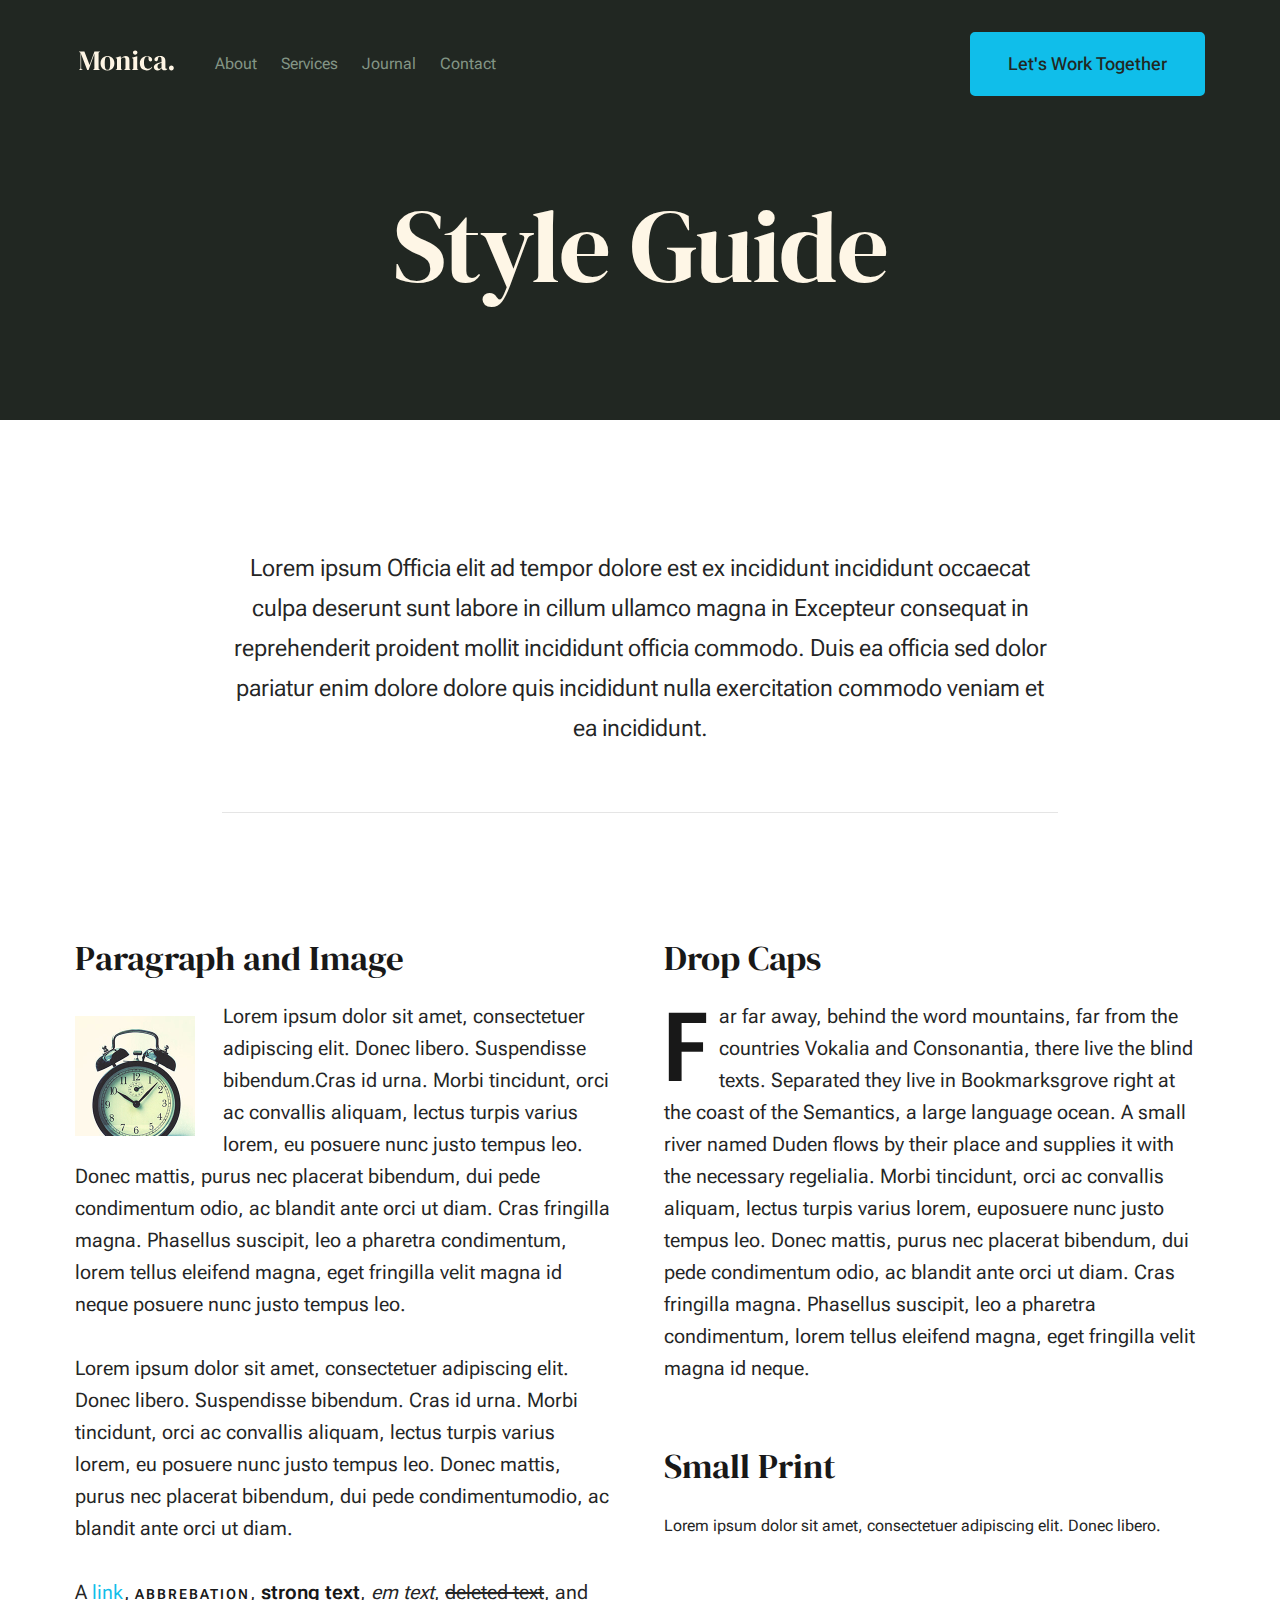
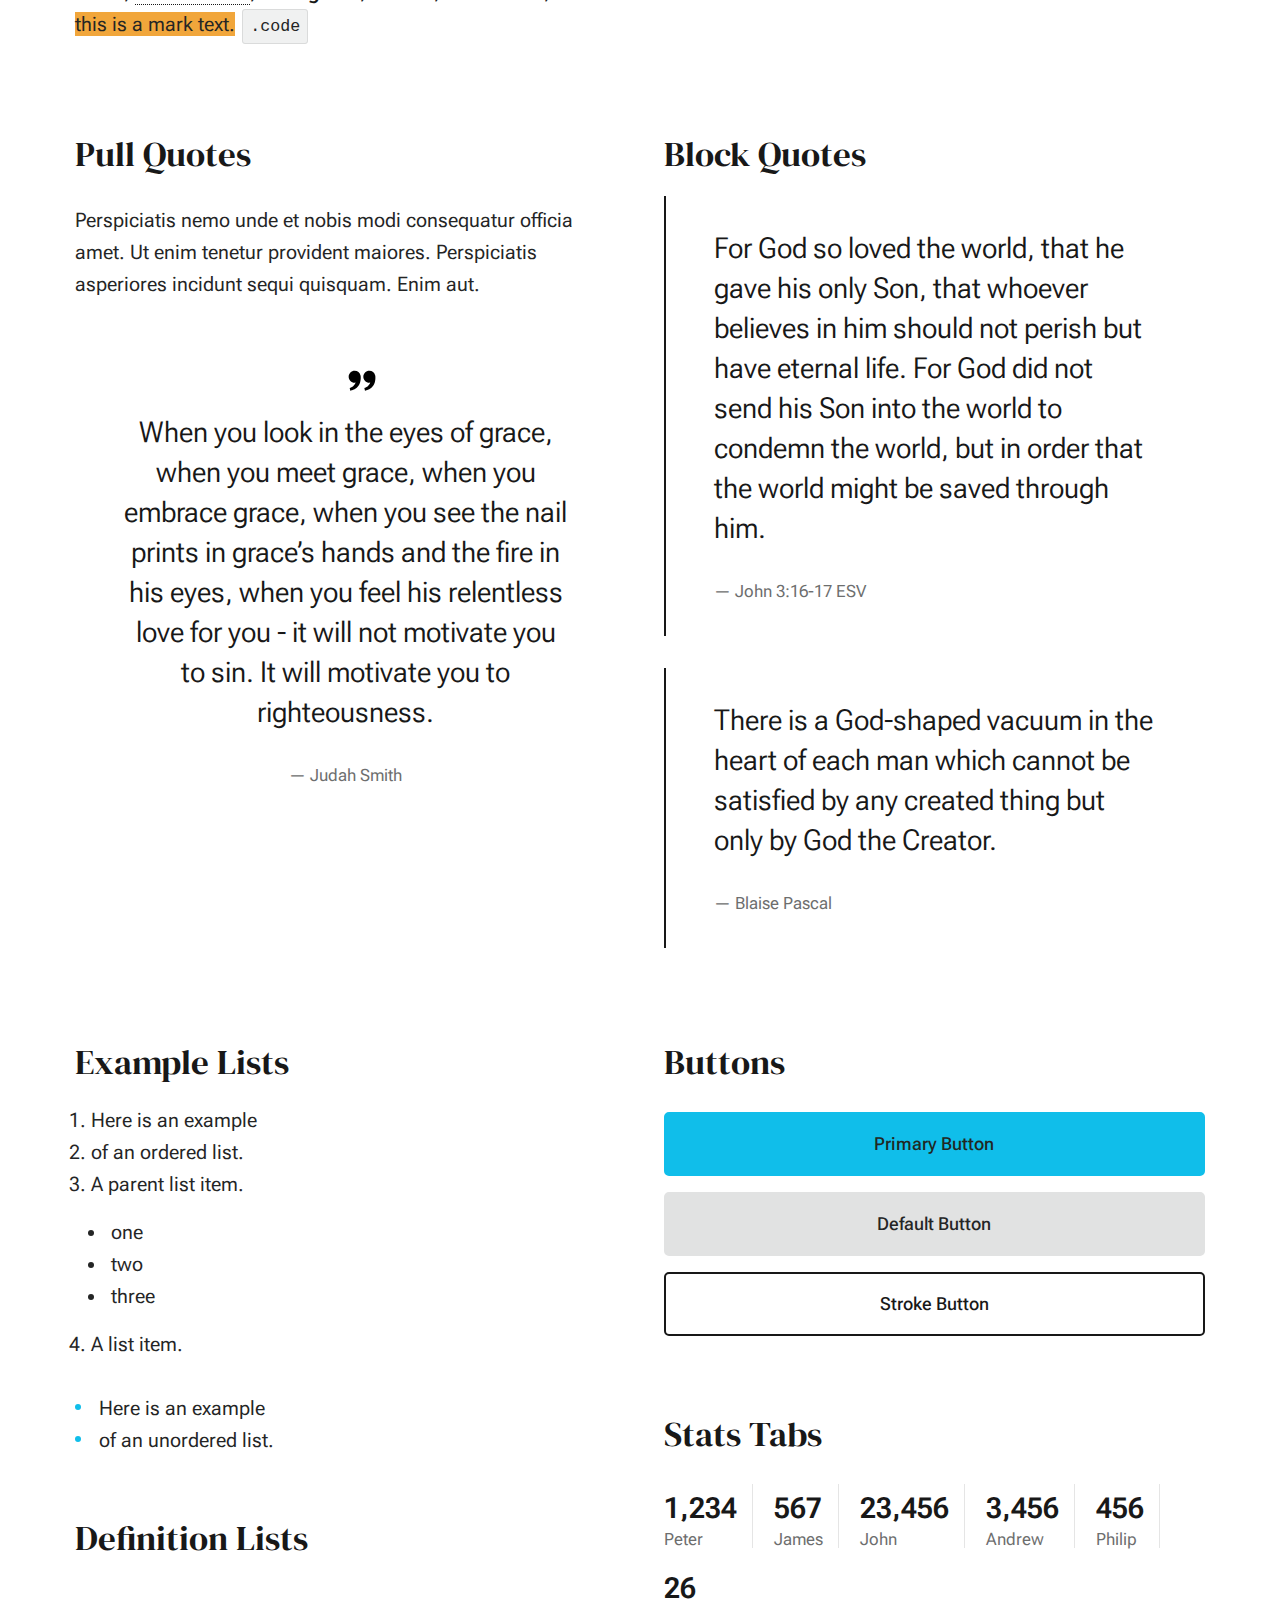
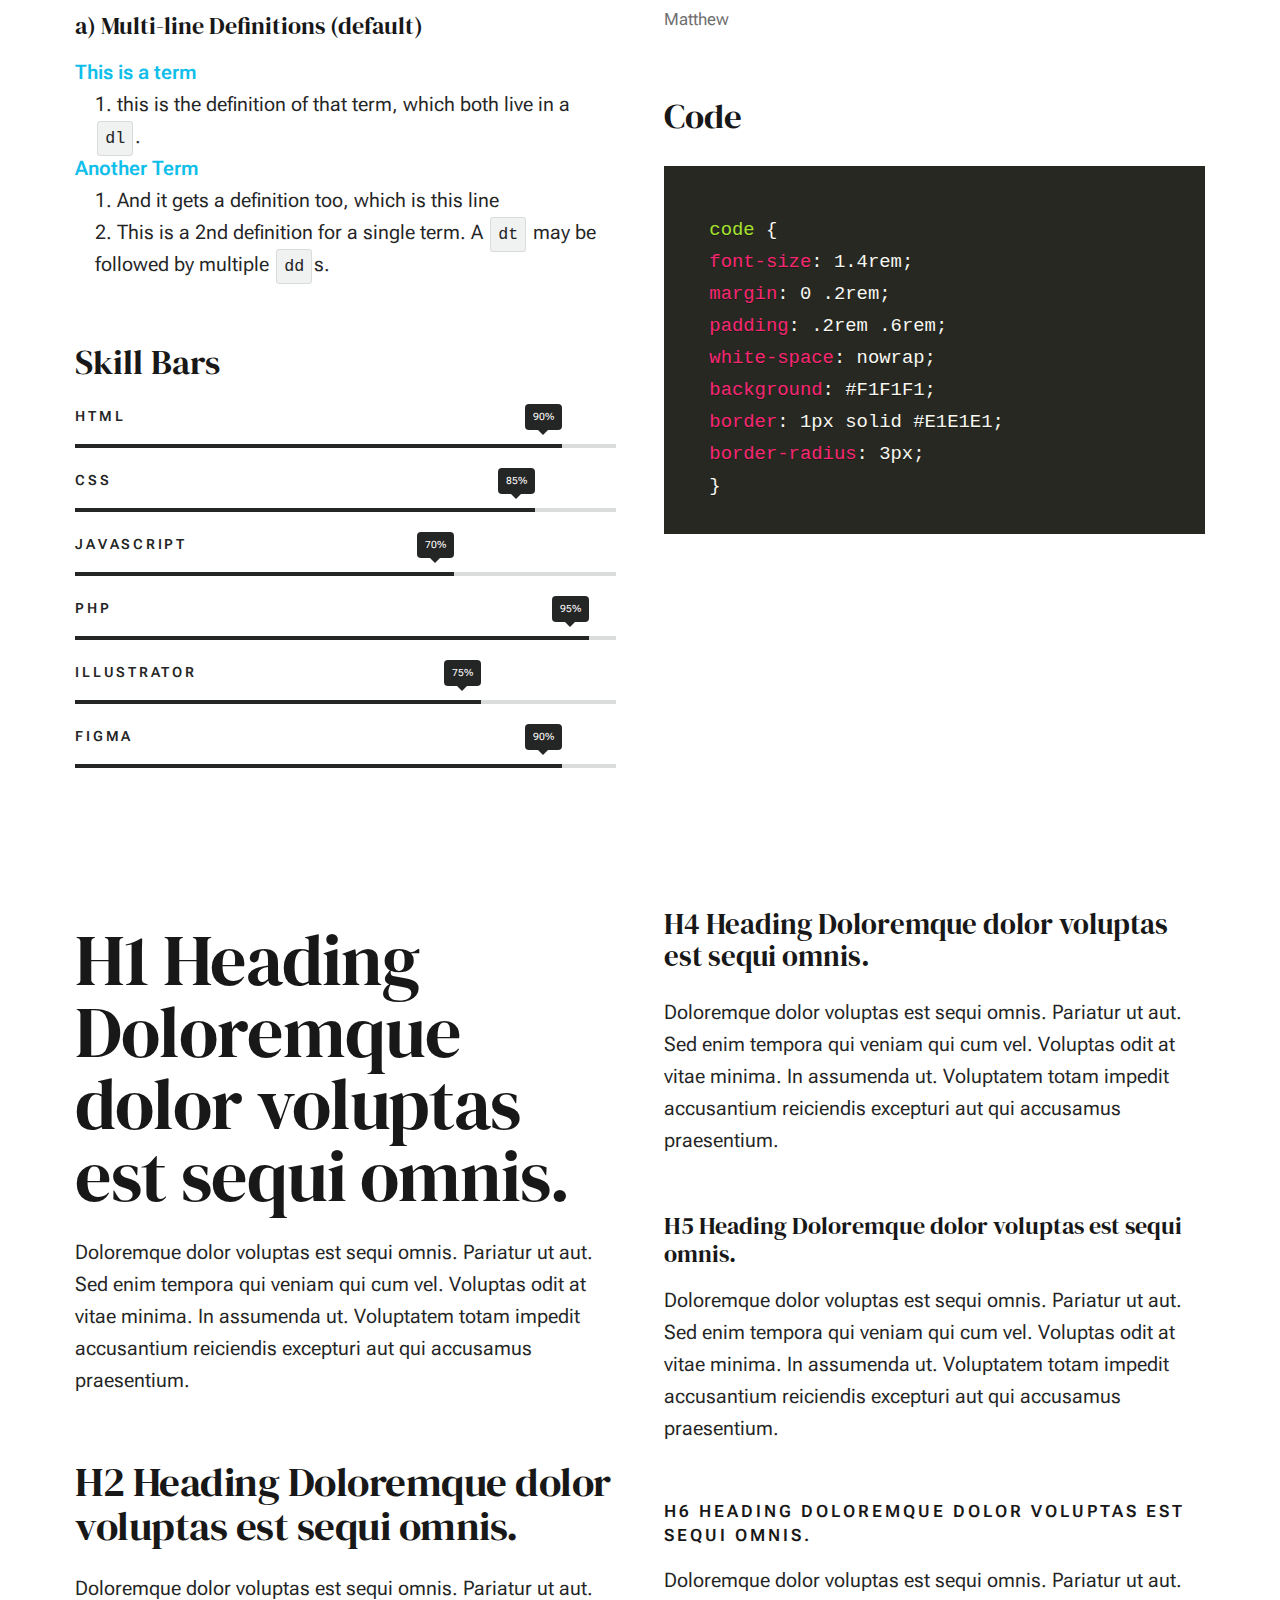
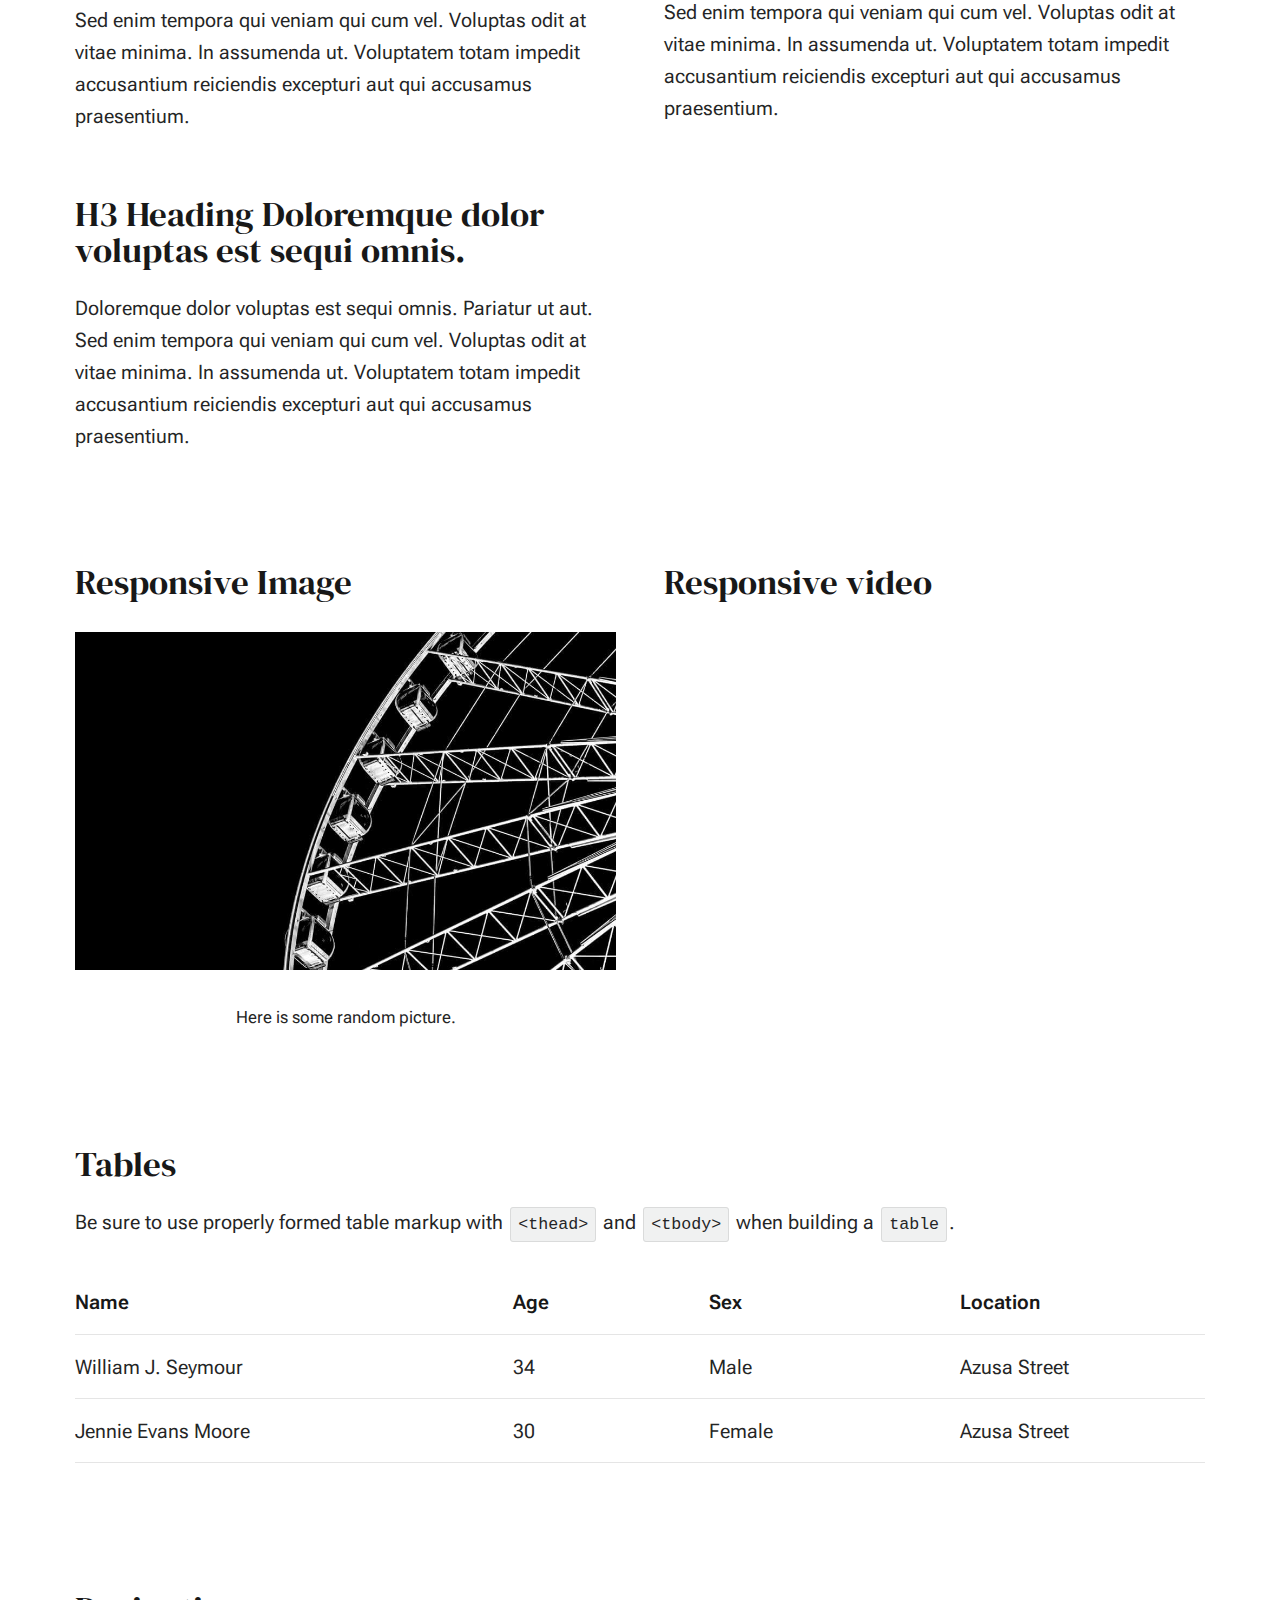
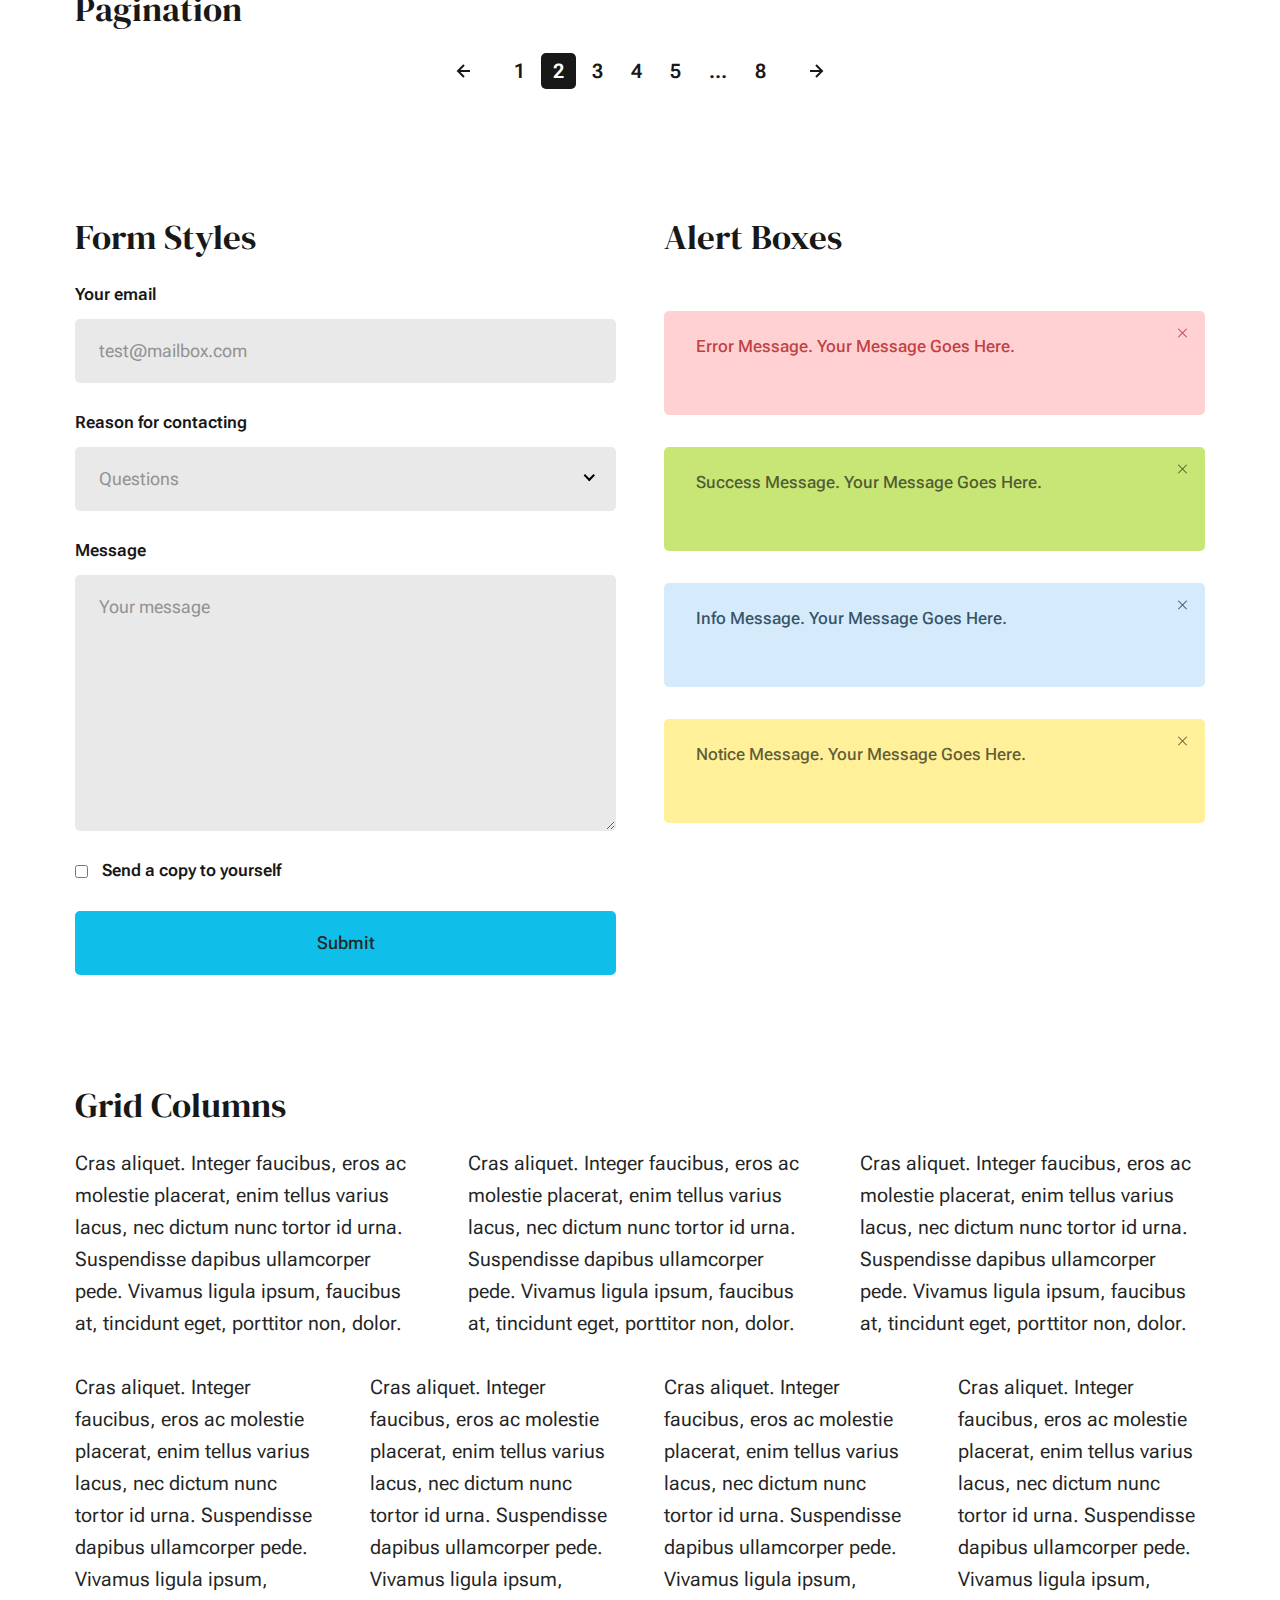
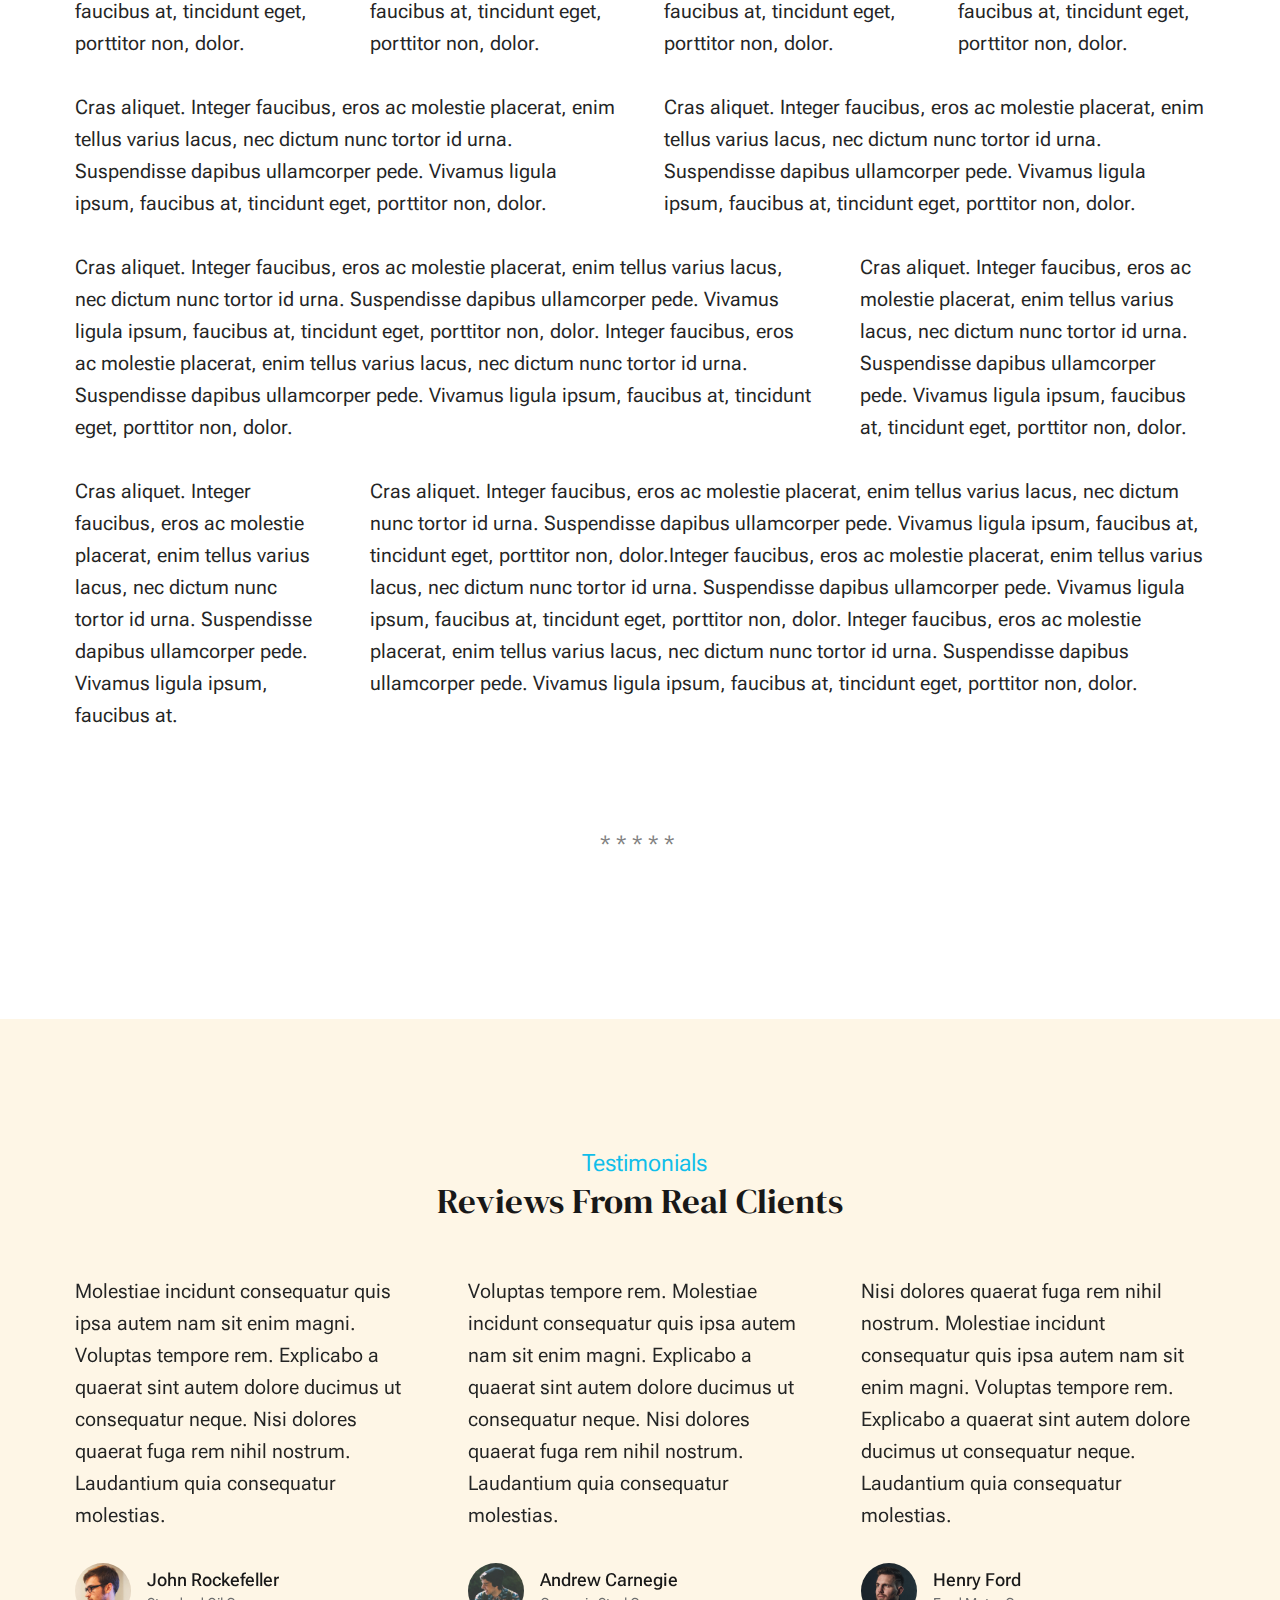
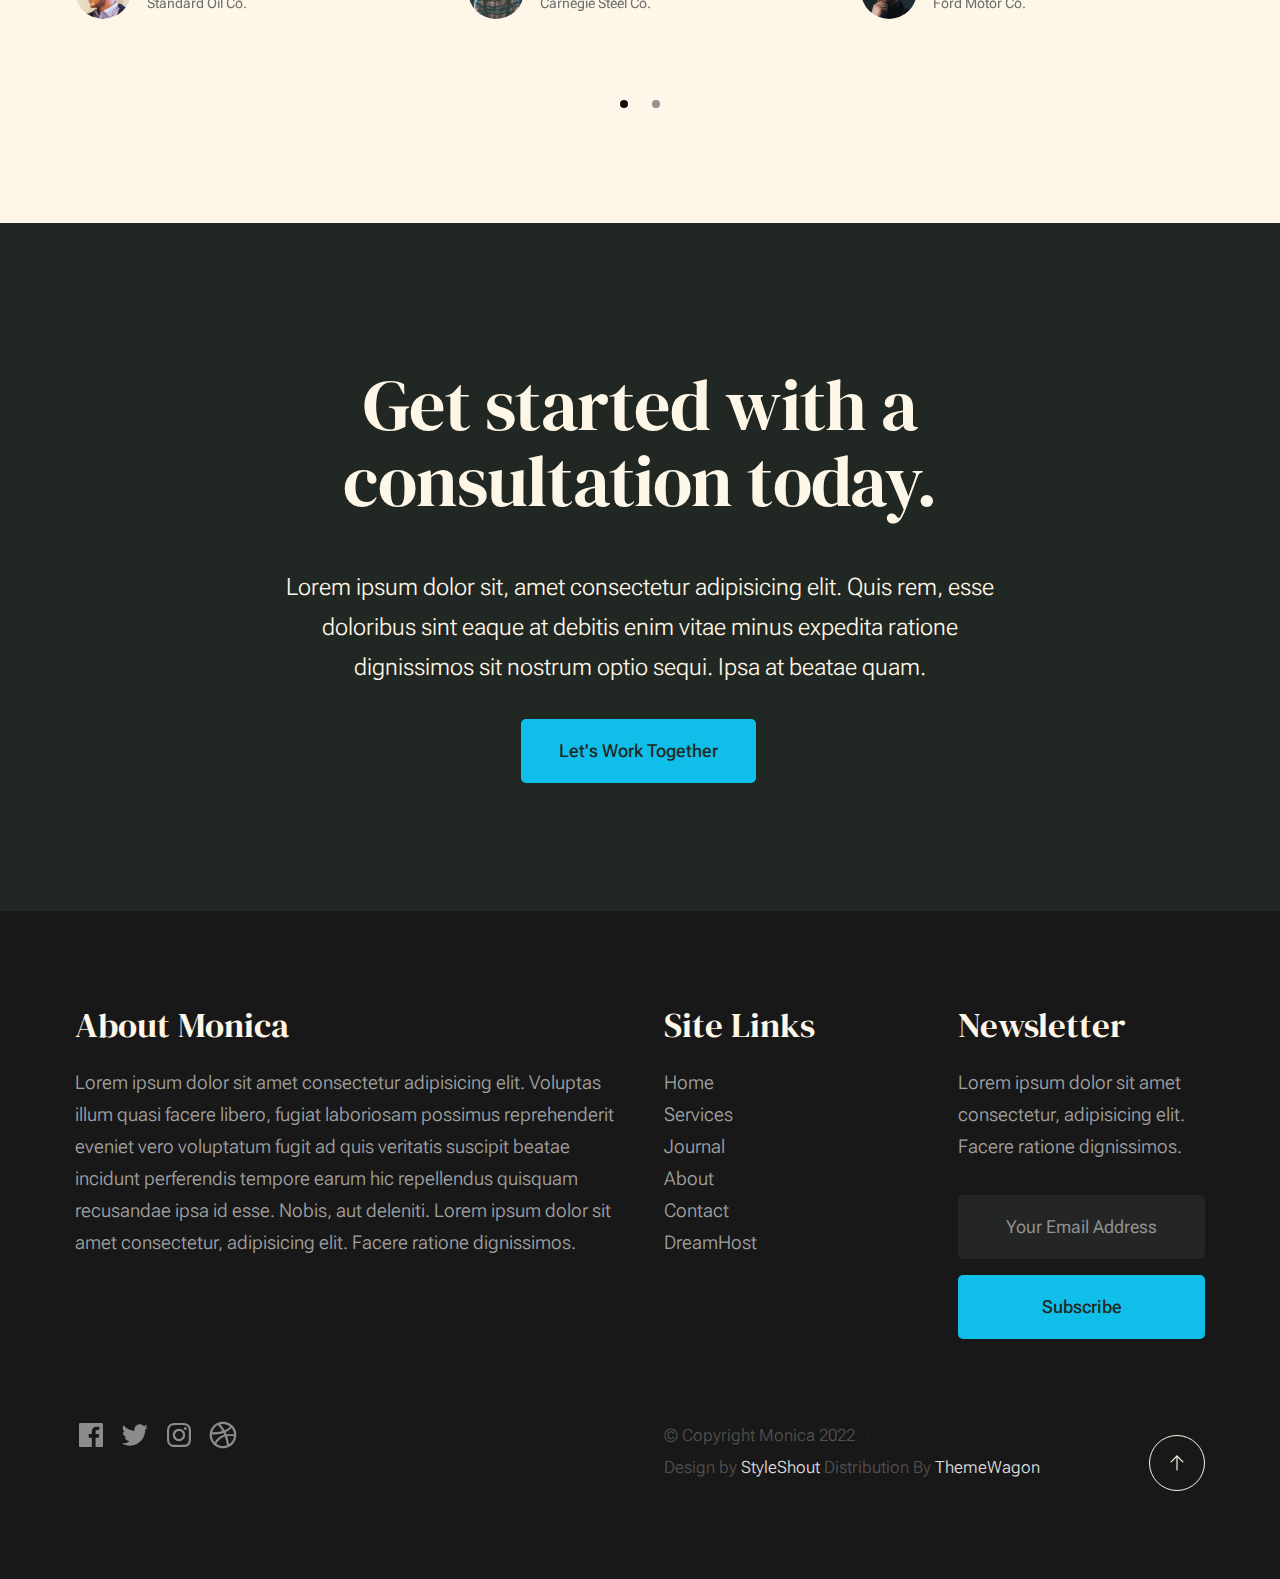
<file: styles.html>
<!DOCTYPE html>
<html lang="en" class="no-js" >
<head>

    <!--- basic page needs
    ================================================== -->
    <meta charset="utf-8">
    <meta name="viewport" content="width=device-width, initial-scale=1">
    <title>Styles - Monica</title>

    <script>
        document.documentElement.classList.remove('no-js');
        document.documentElement.classList.add('js');
    </script>

    <!-- CSS
    ================================================== -->
    <link rel="stylesheet" href="css/vendor.css">
    <link rel="stylesheet" href="css/styles.css">

    <!-- favicons
    ================================================== -->
    <link rel="apple-touch-icon" sizes="180x180" href="apple-touch-icon.png">
    <link rel="icon" type="image/png" sizes="32x32" href="favicon-32x32.png">
    <link rel="icon" type="image/png" sizes="16x16" href="favicon-16x16.png">
    <link rel="manifest" href="site.webmanifest">

</head>


<body id="top">


    <!-- preloader
    ================================================== -->
    <div id="preloader">
        <div id="loader" class="dots-fade">
            <div></div>
            <div></div>
            <div></div>
        </div>
    </div>


    <!-- page wrap
    ================================================== -->
    <div id="page" class="s-pagewrap">


        <!-- # site header 
        ================================================== -->
        <header class="s-header">

            <div class="row s-header__inner width-sixteen-col">

                <div class="s-header__block">
                    <div class="s-header__logo">
                        <a class="logo" href="index.html">
                            <img src="images/logo.svg" alt="Homepage">
                        </a>
                    </div>

                    <a class="s-header__menu-toggle" href="#0"><span>Menu</span></a>
                </div> <!-- end s-header__block -->

                <nav class="s-header__nav">
    
                    <ul class="s-header__menu-links">
                        <li><a href="about.html">About</a></li>
                        <li><a href="services.html">Services</a></li>
                        <li><a href="blog.html">Journal</a></li>
                        <li><a href="contact.html">Contact</a></li>
                    </ul> <!-- s-header__menu-links -->

                    <div class="s-header__contact">
                        <a href="contact.html" class="btn btn--primary s-header__contact-btn">Let's Work Together</a>                        
                    </div> <!-- s-header__contact -->
    
                </nav> <!-- end s-header__nav -->

            </div> <!-- end s-header__inner -->

        </header> <!-- end s-header -->


        <!-- # site main content
        ================================================== -->
        <section id="content" class="s-content">

               <section class="s-pageheader pageheader">
                    <div class="row">
                        <div class="column xl-12">
                            <h1 class="page-title">
                               Style Guide
                            </h1>                            
                        </div>
                    </div>
               </section> <!-- end pageheader --> 

               <section class="s-pagecontent pagecontent">

                    <div class="row row-x-center text-center">

                        <div class="column tab-12 xl-9">
            
                            <p class="lead">Lorem ipsum Officia elit ad tempor dolore est ex incididunt incididunt occaecat culpa deserunt 
                            sunt labore in cillum ullamco magna in Excepteur consequat in reprehenderit proident mollit incididunt officia commodo.
                            Duis ea officia sed dolor pariatur enim dolore dolore quis incididunt nulla exercitation commodo veniam et ea incididunt.
                            </p>
            
                            <hr>
                        </div>
            
                    </div> <!-- end row -->
            
                    <div class="row">
            
                        <div class="column mob-12 md-6 stack-on-900">
            
                            <h3>Paragraph and Image</h3>
            
                            <p><a href="#"><img width="120" height="120" class="u-pull-left" alt="sample-image" src="images/sample-image.jpg"></a>
                            Lorem ipsum dolor sit amet, consectetuer adipiscing elit. Donec libero. Suspendisse bibendum.Cras id urna. Morbi 
                            tincidunt, orci ac convallis aliquam, lectus turpis varius lorem, eu posuere nunc justo tempus leo. Donec mattis, 
                            purus nec placerat bibendum, dui pede condimentum odio, ac blandit ante orci ut diam. Cras fringilla magna. 
                            Phasellus suscipit, leo a pharetra condimentum, lorem tellus eleifend magna, eget fringilla velit magna id 
                            neque posuere nunc justo tempus leo. </p>
            
                            <p>
                            Lorem ipsum dolor sit amet, consectetuer adipiscing elit. Donec libero. Suspendisse bibendum. Cras id urna. 
                            Morbi tincidunt, orci ac convallis aliquam, lectus turpis varius lorem, eu posuere nunc justo tempus leo. 
                            Donec mattis, purus nec placerat bibendum, dui pede condimentumodio, ac blandit ante orci ut diam.	
                            </p>
            
                            <p>A <a href="#">link</a>,
                            <abbr title="this really isn't a very good description">abbrebation</abbr>,
                            <strong>strong text</strong>,
                            <em>em text</em>,
                            <del>deleted text</del>, and
                            <mark>this is a mark text.</mark>
                            <code>.code</code>
                            </p>
            
                        </div>
            
                        <div class="column mob-12 md-6">
            
                            <h3>Drop Caps</h3>
            
                            <p class="drop-cap">Far far away, behind the word mountains, far from the countries Vokalia and Consonantia,
                            there live the blind texts. Separated they live in Bookmarksgrove right at the coast of the
                            Semantics, a large language ocean. A small river named Duden flows by their place and supplies it with the 
                            necessary regelialia. Morbi tincidunt, orci ac convallis aliquam, lectus turpis varius lorem, 
                            euposuere nunc justo tempus leo. Donec mattis, purus nec placerat bibendum, dui pede condimentum odio, 
                            ac blandit ante orci ut diam. Cras fringilla magna. Phasellus suscipit, leo a pharetra condimentum, 
                            lorem tellus eleifend magna, eget fringilla velit magna id neque.
                            </p>
            
                            <h3>Small Print</h3>
            
                            <p><small>Lorem ipsum dolor sit amet, consectetuer adipiscing elit. Donec libero.</small></p>
                            
                    
            
                        </div>
            
                    </div> <!-- end row -->
            
                    <div class="row">
            
                        <div class="column xl-6 md-12">
            
                            <h3 class="u-add-bottom">Pull Quotes</h3>
            
                            <p>
                            Perspiciatis nemo unde et nobis modi consequatur officia amet. Ut enim 
                            tenetur provident maiores. Perspiciatis asperiores incidunt sequi 
                            quisquam. Enim aut. 
                            </p>
            
                            <figure class="pull-quote">
                                <blockquote>
                                    <p>
                                    When you look in the eyes of grace, when you meet grace, 
                                    when you embrace grace, when you see the nail prints in 
                                    grace’s hands and the fire in his eyes, when you feel his 
                                    relentless love for you - it will not motivate you to sin. 
                                    It will motivate you to righteousness.
                                    </p>
            
                                    <footer>
                                        <cite>Judah Smith</cite>
                                    </footer>
                                </blockquote>
                            </figure>
            
            
                        </div>
            
                        <div class="column xl-6 md-12">
            
                            <h3 class="h-add-bottom">Block Quotes</h3>
            
                            <blockquote cite="http://where-i-got-my-info-from.com">
                                <p>
                                For God so loved the world, that he gave his only Son, that whoever believes in 
                                him should not perish but have eternal life. For God did not send his Son into 
                                the world to condemn the world, but in order that the world might be 
                                saved through him.
                                </p>
            
                                <footer>
                                    <cite>
                                        <a href="#0">John 3:16-17 ESV</a>
                                    </cite>
                                </footer>
            
                            </blockquote>
            
                            <blockquote>
                                <p>There is a God-shaped vacuum in the heart of each man which cannot be satisfied 
                                by any created thing but only by God the Creator.</p>
            
                                <footer>
                                    <cite>Blaise Pascal</cite>
                                </footer>
            
                            </blockquote>
            
                        </div>
            
                    </div> <!-- end row -->
            
                    <div class="row u-add-half-bottom">
            
                        <div class="column xl-6 md-12">
            
                            <h3>Example Lists</h3>
            
                            <ol>
                                <li>Here is an example</li>
                                <li>of an ordered list.</li>
                                <li>A parent list item.
                                    <ul>
                                        <li>one</li>
                                        <li>two</li>
                                        <li>three</li>
                                    </ul>
                                    </li>
                                    <li>A list item.</li>
                                </ol>
            
                            <ul class="disc">
                                <li>Here is an example</li>
                                <li>of an unordered list.</li>
                            </ul>
            
                            <h3>Definition Lists</h3>
            
                            <h5>a) Multi-line Definitions (default) </h5>
            
                            <dl class="dictionary-style">
                                <dt><strong>This is a term</strong></dt>
                                    <dd>this is the definition of that term, which both live in a <code>dl</code>.</dd>
                                <dt><strong>Another Term</strong></dt>
                                    <dd>And it gets a definition too, which is this line</dd>
                                    <dd>This is a 2<sup>nd</sup> definition for a single term. A <code>dt</code> may be followed by multiple <code>dd</code>s.</dd>
                            </dl>
            
                            <h3 class="u-add-bottom">Skill Bars</h3>
            
                            <ul class="skill-bars">
                                <li>
                                <div class="progress percent90"><span>90%</span></div>
                                <strong>HTML</strong>
                                </li>
                                <li>
                                <div class="progress percent85"><span>85%</span></div>
                                <strong>CSS</strong>
                                </li>
                                <li>
                                <div class="progress percent70"><span>70%</span></div>
                                <strong>Javascript</strong>
                                </li>
                                <li>
                                <div class="progress percent95"><span>95%</span></div>
                                <strong>PHP</strong>
                                </li>
                                <li>
                                <div class="progress percent75"><span>75%</span></div>
                                <strong>Illustrator</strong>
                                </li>
                                <li>
                                <div class="progress percent90"><span>90%</span></div>
                                <strong>Figma</strong>
                                </li>
                            </ul>
            
                        </div>
            
                        <div class="column xl-6 md-12">
            
                            <h3 class="u-add-bottom">Buttons</h3>
            
                            <p>
                                <a class="btn btn--primary u-fullwidth" href="#0">Primary Button</a>
                                <a class="btn u-fullwidth" href="#0">Default Button</a>
                                <a class="btn btn--stroke u-fullwidth" href="#0">Stroke Button</a>
                            </p>
            
                            <h3>Stats Tabs</h3>
            
                            <ul class="stats-tabs">
                                <li><a href="#0">1,234 <em>Peter</em></a></li>
                                <li><a href="#0">567 <em>James</em></a></li>
                                <li><a href="#0">23,456 <em>John</em></a></li>
                                <li><a href="#0">3,456 <em>Andrew</em></a></li>
                                <li><a href="#0">456 <em>Philip</em></a></li>
                                <li><a href="#0">26 <em>Matthew</em></a></li>
                            </ul>
            
                            <h3 class="u-add-bottom">Code</h3>
            
<pre><code class="language-css">
    code {
    font-size: 1.4rem;
    margin: 0 .2rem;
    padding: .2rem .6rem;
    white-space: nowrap;
    background: #F1F1F1;
    border: 1px solid #E1E1E1;	
    border-radius: 3px;
    }
</code></pre>
            
                        </div>
            
                    </div> <!-- end row -->
            
                    <div class="row u-add-half-bottom">
            
                        <div class="column xl-6 md-12">
                                
                            <h1>H1 Heading Doloremque dolor voluptas est sequi omnis.</h1>
                            <p>Doloremque dolor voluptas est sequi omnis. Pariatur ut aut. Sed enim tempora qui veniam qui cum vel. 
                            Voluptas odit at vitae minima. In assumenda ut. Voluptatem totam impedit accusantium reiciendis excepturi aut qui accusamus praesentium.</p>
            
                            <h2>H2 Heading Doloremque dolor voluptas est sequi omnis.</h2>
                            <p>Doloremque dolor voluptas est sequi omnis. Pariatur ut aut. Sed enim tempora qui veniam qui cum vel. 
                            Voluptas odit at vitae minima. In assumenda ut. Voluptatem totam impedit accusantium reiciendis excepturi aut qui accusamus praesentium.</p>
            
                            <h3>H3 Heading Doloremque dolor voluptas est sequi omnis.</h3>
                            <p>Doloremque dolor voluptas est sequi omnis. Pariatur ut aut. Sed enim tempora qui veniam qui cum vel. 
                            Voluptas odit at vitae minima. In assumenda ut. Voluptatem totam impedit accusantium reiciendis excepturi aut qui accusamus praesentium.</p>
            
                            
                        </div>
            
                        <div class="column xl-6 md-12">
                            <h4>H4 Heading Doloremque dolor voluptas est sequi omnis.</h4>
                            <p>Doloremque dolor voluptas est sequi omnis. Pariatur ut aut. Sed enim tempora qui veniam qui cum vel. 
                            Voluptas odit at vitae minima. In assumenda ut. Voluptatem totam impedit accusantium reiciendis excepturi aut qui accusamus praesentium.</p>
            
                            <h5>H5 Heading Doloremque dolor voluptas est sequi omnis.</h5>
                            <p>Doloremque dolor voluptas est sequi omnis. Pariatur ut aut. Sed enim tempora qui veniam qui cum vel. 
                            Voluptas odit at vitae minima. In assumenda ut. Voluptatem totam impedit accusantium reiciendis excepturi aut qui accusamus praesentium.</p>
            
                            <h6>H6 Heading Doloremque dolor voluptas est sequi omnis.</h6>
                            <p>Doloremque dolor voluptas est sequi omnis. Pariatur ut aut. Sed enim tempora qui veniam qui cum vel. 
                            Voluptas odit at vitae minima. In assumenda ut. Voluptatem totam impedit accusantium reiciendis excepturi aut qui accusamus praesentium.</p>
                
                            
                        </div>
            
                    </div> <!-- end row -->
            
                    <div class="row u-add-half-bottom">
            
                        <div class="column xl-6 md-12">
            
                            <h3 class="u-add-bottom">Responsive Image</h3>
            
                            <figure>
                                <img src="images/wheel-500.jpg" 
                                srcset="images/wheel-1000.jpg 1000w, 
                                images/wheel-500.jpg 500w" 
                                sizes="(max-width: 1000px) 100vw, 1000px" alt="">
            
                                <figcaption>
                                    Here is some random picture.
                                </figcaption>
                            </figure>
            
                        </div>
            
                        <div class="column xl-6 md-12">
            
                            <h3 class="u-add-bottom">Responsive video</h3>
            
                            <div class="video-container">
                            <iframe src="https://player.vimeo.com/video/14592941?color=00a650&title=0&byline=0&portrait=0" width="500" height="281" frameborder="0" webkitallowfullscreen mozallowfullscreen allowfullscreen></iframe> 
                            </div>
            
                        </div>
                        
                    </div> <!-- end row -->
            
                    <div class="row u-add-bottom">
            
                        <div class="column xl-12">
            
                            <h3>Tables</h3>
                            <p>Be sure to use properly formed table markup with <code>&lt;thead&gt;</code> and <code>&lt;tbody&gt;</code> when building a <code>table</code>.</p>
            
                            <div class="table-responsive">
            
                                <table>
                                        <thead>
                                        <tr>
                                            <th>Name</th>
                                            <th>Age</th>
                                            <th>Sex</th>
                                            <th>Location</th>
                                        </tr>
                                        </thead>
                                        <tbody>
                                        <tr>
                                            <td>William J. Seymour</td>
                                            <td>34</td>
                                            <td>Male</td>
                                            <td>Azusa Street</td>
                                        </tr>
                                        <tr>
                                            <td>Jennie Evans Moore</td>
                                            <td>30</td>
                                            <td>Female</td>
                                            <td>Azusa Street</td>
                                        </tr>
                                        </tbody>
                                </table>
            
                            </div>
            
                        </div>
                        
                    </div> <!-- end row -->
            
                    <div class="row">
            
                        <div class="column xl-12">
                            <h3>Pagination</h3>
            
                            <nav class="pgn">
                                <ul>
                                    <li>
                                        <a class="pgn__prev" href="#0">
                                            <svg xmlns="http://www.w3.org/2000/svg" width="24" height="24" viewBox="0 0 24 24"><path d="M12.707 17.293L8.414 13H18v-2H8.414l4.293-4.293-1.414-1.414L4.586 12l6.707 6.707z"/></svg>
                                        </a>
                                    </li>
                                    <li><a class="pgn__num" href="#0">1</a></li>
                                    <li><span class="pgn__num current">2</span></li>
                                    <li><a class="pgn__num" href="#0">3</a></li>
                                    <li><a class="pgn__num" href="#0">4</a></li>
                                    <li><a class="pgn__num" href="#0">5</a></li>
                                    <li><span class="pgn__num dots">…</span></li>
                                    <li><a class="pgn__num" href="#0">8</a></li>
                                    <li>
                                        <a class="pgn__next" href="#0">
                                            <svg xmlns="http://www.w3.org/2000/svg" width="24" height="24" viewBox="0 0 24 24"><path d="M11.293 17.293l1.414 1.414L19.414 12l-6.707-6.707-1.414 1.414L15.586 11H6v2h9.586z"/></svg>
                                        </a>
                                    </li>
                                </ul>
                            </nav>
                        </div>
            
                    </div> <!-- end row -->
            
                    <div class="row">
            
                        <div class="column xl-6 md-12">
            
                            <h3 class="u-add-bottom">Form Styles</h3>
            
                            <form>
                                <div>
                                    <label for="sampleInput">Your email</label>
                                    <input class="u-fullwidth" type="email" placeholder="test@mailbox.com" id="sampleInput">
                                </div>
                                <div>
                                    <label for="sampleRecipientInput">Reason for contacting</label>
                                    <div class="ss-custom-select">
                                        <select class="u-fullwidth" id="sampleRecipientInput">
                                            <option value="Option 1">Questions</option>
                                            <option value="Option 2">Report</option>
                                            <option value="Option 3">Others</option>
                                        </select>
                                    </div>
                                </div>
                                
                                <label for="exampleMessage">Message</label>
                                <textarea class="u-fullwidth" placeholder="Your message" id="exampleMessage"></textarea>
            
                                <label class="u-add-bottom">
                                    <input type="checkbox">
                                    <span class="label-text">Send a copy to yourself</span>
                                </label>
                            
                                <input class="btn--primary u-fullwidth" type="submit" value="Submit">
                            </form>
            
                        </div>
            
                        <div class="column xl-6 md-12">
            
                            <h3>Alert Boxes</h3>
            
                            <br>
                            
                            <div class="alert-box alert-box--error">
                                <p>Error Message. Your Message Goes Here.</p>
                                <span class="alert-box__close"></span>
                            </div><!-- end error -->
                                    
                            <div class="alert-box alert-box--success">
                                <p>Success Message. Your Message Goes Here.</p>
                                <span class="alert-box__close"></span>
                            </div><!-- end success -->
                                    
                            <div class="alert-box alert-box--info">
                                <p>Info Message. Your Message Goes Here.</p>
                                <span class="alert-box__close"></span>
                            </div><!-- end info -->
                                    
                            <div class="alert-box alert-box--notice">
                                <p>Notice Message. Your Message Goes Here.</p>
                                <span class="alert-box__close"></span>
                            </div><!-- end notice -->
                        
                        </div>
            
                    </div> <!-- end row -->
            
                    <div class="row">
            
                        <div class="xl-12 column">
                        <h3 class="half-bottom">Grid Columns</h3>
                        </div>
            
                    </div> <!-- Row End-->
            
                    <!--<h4>1/3 Columns</h4>  -->
            
                    <div class="row">
            
                        <div class="xl-4 md-12 column">
                            <p>
                            Cras aliquet. Integer faucibus, eros ac molestie placerat, enim tellus varius lacus,
                            nec dictum nunc tortor id urna. Suspendisse dapibus ullamcorper pede. Vivamus ligula ipsum,
                            faucibus at, tincidunt eget, porttitor non, dolor. 
                            </p>
                        </div>
            
                        <div class="xl-4 md-12 column">
                            <p>
                            Cras aliquet. Integer faucibus, eros ac molestie placerat, enim tellus varius lacus,
                            nec dictum nunc tortor id urna. Suspendisse dapibus ullamcorper pede. Vivamus ligula ipsum,
                            faucibus at, tincidunt eget, porttitor non, dolor. 
                            </p>
                        </div>
            
                        <div class="xl-4 md-12 column">
                            <p>
                            Cras aliquet. Integer faucibus, eros ac molestie placerat, enim tellus varius lacus,
                            nec dictum nunc tortor id urna. Suspendisse dapibus ullamcorper pede. Vivamus ligula ipsum,
                            faucibus at, tincidunt eget, porttitor non, dolor. 
                            </p>
                        </div>
            
                    </div>
            
                    <!--<h4>1/4 Columns</h4>  -->
            
                    <div class="row">
            
                        <div class="xl-3 md-6 tab-12 column">
                            <p>
                            Cras aliquet. Integer faucibus, eros ac molestie placerat, enim tellus varius lacus,
                            nec dictum nunc tortor id urna. Suspendisse dapibus ullamcorper pede. Vivamus ligula ipsum,
                            faucibus at, tincidunt eget, porttitor non, dolor. 
                            </p>
                        </div>
            
                        <div class="xl-3 md-6 tab-12 column">
                            <p>
                            Cras aliquet. Integer faucibus, eros ac molestie placerat, enim tellus varius lacus,
                            nec dictum nunc tortor id urna. Suspendisse dapibus ullamcorper pede. Vivamus ligula ipsum,
                            faucibus at, tincidunt eget, porttitor non, dolor. 
                            </p>
                        </div>
            
                        <div class="xl-3 md-6 tab-12 column">
                            <p>
                            Cras aliquet. Integer faucibus, eros ac molestie placerat, enim tellus varius lacus,
                            nec dictum nunc tortor id urna. Suspendisse dapibus ullamcorper pede. Vivamus ligula ipsum,
                            faucibus at, tincidunt eget, porttitor non, dolor. 
                            </p>
                        </div>
            
                        <div class="xl-3 md-6 tab-12 column">
                            <p>
                            Cras aliquet. Integer faucibus, eros ac molestie placerat, enim tellus varius lacus,
                            nec dictum nunc tortor id urna. Suspendisse dapibus ullamcorper pede. Vivamus ligula ipsum,
                            faucibus at, tincidunt eget, porttitor non, dolor. 
                            </p>
                        </div>
            
                    </div>
            
                    <!--<h4>1/2 Columns</h4>  -->
            
                    <div class="row">
            
                        <div class="xl-6 tab-12 column">
                            <p>
                            Cras aliquet. Integer faucibus, eros ac molestie placerat, enim tellus varius lacus,
                            nec dictum nunc tortor id urna. Suspendisse dapibus ullamcorper pede. Vivamus ligula ipsum,
                            faucibus at, tincidunt eget, porttitor non, dolor. 
                            </p>
                        </div>
            
                        <div class="xl-6 tab-12 column">
                            <p>
                            Cras aliquet. Integer faucibus, eros ac molestie placerat, enim tellus varius lacus,
                            nec dictum nunc tortor id urna. Suspendisse dapibus ullamcorper pede. Vivamus ligula ipsum,
                            faucibus at, tincidunt eget, porttitor non, dolor. 
                            </p>
                        </div>
            
                    </div>
            
                    <!--<h4>2/3 Columns</h4>  -->
            
                    <div class="row">
            
                        <div class="xl-8 md-7 tab-12 column">
                            <p>
                            Cras aliquet. Integer faucibus, eros ac molestie placerat, enim tellus varius lacus,
                            nec dictum nunc tortor id urna. Suspendisse dapibus ullamcorper pede. Vivamus ligula ipsum,
                            faucibus at, tincidunt eget, porttitor non, dolor. Integer faucibus, eros ac molestie placerat, enim tellus varius lacus,
                            nec dictum nunc tortor id urna. Suspendisse dapibus ullamcorper pede. Vivamus ligula ipsum,
                            faucibus at, tincidunt eget, porttitor non, dolor.
                            </p>
                        </div>
            
                        <div class="xl-4 md-5 tab-12 column">
                            <p>
                            Cras aliquet. Integer faucibus, eros ac molestie placerat, enim tellus varius lacus,
                            nec dictum nunc tortor id urna. Suspendisse dapibus ullamcorper pede. Vivamus ligula ipsum,
                            faucibus at, tincidunt eget, porttitor non, dolor. 
                            </p>
                        </div>
            
                    </div>
            
                    <!--<h4>3/4 Columns</h4>  -->
            
                    <div class="row">
            
                        <div class="xl-3 md-5 tab-12 column">
                            <p>
                            Cras aliquet. Integer faucibus, eros ac molestie placerat, enim tellus varius lacus,
                            nec dictum nunc tortor id urna. Suspendisse dapibus ullamcorper pede. Vivamus ligula ipsum,
                            faucibus at. 
                            </p>
                        </div>
            
                        <div class="xl-9 md-7 tab-12 column">
                            <p>
                            Cras aliquet. Integer faucibus, eros ac molestie placerat, enim tellus varius lacus,
                            nec dictum nunc tortor id urna. Suspendisse dapibus ullamcorper pede. Vivamus ligula ipsum,
                            faucibus at, tincidunt eget, porttitor non, dolor.Integer faucibus, eros ac molestie placerat, enim tellus varius lacus,
                            nec dictum nunc tortor id urna. Suspendisse dapibus ullamcorper pede. Vivamus ligula ipsum,
                            faucibus at, tincidunt eget, porttitor non, dolor. Integer faucibus, eros ac molestie placerat, enim tellus varius lacus,
                            nec dictum nunc tortor id urna. Suspendisse dapibus ullamcorper pede. Vivamus ligula ipsum,
                            faucibus at, tincidunt eget, porttitor non, dolor.
                            </p>
                        </div>
            
                    </div> 
            
                    <hr class="fancy">

               </section> <!-- pagecontent -->

               <section class="s-testimonials">

                    <div class="s-testimonials__header row row-x-center text-center">
                        <div class="column xl-8 lg-12">
        
                            <p class="text-pretitle">
                            Testimonials
                            </p>
                            <h3>
                            Reviews From Real Clients
                            </h3>                        
        
                        </div>
                    </div> <!--end s-testimonials__header -->

                    <div class="row s-testimonials__content">
                        <div class="column xl-12 testimonials">

                            <div class="swiper-container testimonials__slider page-slider">

                                <div class="swiper-wrapper">
                                    <div class="testimonials__slide swiper-slide">
                                        <p>
                                        Molestiae incidunt consequatur quis ipsa autem nam sit enim magni. Voluptas tempore rem. 
                                        Explicabo a quaerat sint autem dolore ducimus ut consequatur neque. Nisi dolores quaerat fuga rem nihil nostrum.
                                        Laudantium quia consequatur molestias.
                                        </p>
                                        <div class="testimonials__author">
                                            <img src="images/avatars/user-01.jpg" alt="Author image" class="testimonials__avatar">
                                            <cite class="testimonials__cite">
                                                <strong>John Rockefeller</strong>
                                                <span>Standard Oil Co.</span>
                                            </cite>
                                        </div>
                                    </div>
                                    <div class="testimonials__slide swiper-slide">
                                        <p>
                                        Voluptas tempore rem. Molestiae incidunt consequatur quis ipsa autem nam sit enim magni. 
                                        Explicabo a quaerat sint autem dolore ducimus ut consequatur neque. Nisi dolores quaerat fuga rem nihil nostrum.
                                        Laudantium quia consequatur molestias.
                                        </p>
                                        <div class="testimonials__author">
                                            <img src="images/avatars/user-04.jpg" alt="Author image" class="testimonials__avatar">
                                            <cite class="testimonials__cite">
                                                <strong>Andrew Carnegie</strong>
                                                <span>Carnegie Steel Co.</span>
                                            </cite>
                                        </div>
                                    </div>
                                    <div class="testimonials__slide swiper-slide">
                                        <p>
                                        Nisi dolores quaerat fuga rem nihil nostrum. Molestiae incidunt consequatur quis ipsa autem nam sit enim magni. 
                                        Voluptas tempore rem. Explicabo a quaerat sint autem dolore ducimus ut consequatur neque. 
                                        Laudantium quia consequatur molestias.
                                        </p>
                                        <div class="testimonials__author">
                                            <img src="images/avatars/user-06.jpg" alt="Author image" class="testimonials__avatar">
                                            <cite class="testimonials__cite">
                                                <strong>Henry Ford</strong>
                                                <span>Ford Motor Co.</span>
                                            </cite>
                                        </div>
                                    </div>
                                    <div class="testimonials__slide swiper-slide">
                                        <p>
                                        Molestiae incidunt consequatur quis ipsa autem nam sit enim magni. Voluptas tempore rem. 
                                        Explicabo a quaerat sint autem dolore ducimus ut consequatur neque. Nisi dolores quaerat fuga rem nihil nostrum.
                                        Laudantium quia consequatur molestias.
                                        </p>
                                        <div class="testimonials__author">
                                            <img src="images/avatars/user-02.jpg" alt="Author image" class="testimonials__avatar">
                                            <cite class="testimonials__cite">
                                                <strong>John Morgan</strong>
                                                <span>JP Morgan & Co.</span>
                                            </cite>
                                        </div>
                                    </div> 
                                </div> <!-- end swiper-wrapper --> 

                                <div class="swiper-pagination"></div>

                            </div> <!--end testimonials__slider --> 

                        </div> <!-- testimonials -->
                    </div> <!--end s-testimonials__content -->

               </section> <!-- end s-testimonials -->

        </section> <!-- s-content-->

        <!-- # cta
        ================================================== -->
        <section id="cta" class="s-cta">

            <div class="row row-x-center text-center">
                <div class="column xl-8 lg-12">

                    <div class="s-cta__content">
                        <h2 class="text-display-title">
                        Get started with a consultation today.
                        </h2>
                        <p class="lead">
                        Lorem ipsum dolor sit, amet consectetur adipisicing elit. Quis rem, esse doloribus sint eaque at debitis enim vitae minus expedita ratione dignissimos sit nostrum optio sequi. Ipsa at beatae quam.
                        </p>
                        <a href="contact.html" class="btn btn--primary">Let's Work Together</a>
                    </div>

                </div>
            </div>

        </section> <!-- end s-cta -->


        <!-- # footer 
        ================================================== -->
        <footer class="s-footer">
            <div class="row s-footer__content">
                <div class="column xl-6 lg-6 md-12 s-footer__block s-footer__about">                    
                    <h3>About Monica</h3>
                    <p>
                    Lorem ipsum dolor sit amet consectetur adipisicing elit. Voluptas illum quasi facere libero, 
                    fugiat laboriosam possimus reprehenderit eveniet vero voluptatum fugit ad quis veritatis suscipit beatae 
                    incidunt perferendis tempore earum hic repellendus quisquam recusandae ipsa id esse. Nobis, aut deleniti.
                    Lorem ipsum dolor sit amet consectetur, adipisicing elit. Facere ratione dignissimos.
                    </p>               
                </div>                
                <div class="column xl-3 lg-6 md-12 s-footer__block s-footer__site-links">
                    <h3>Site Links</h3>
                    <ul class="link-list">
                        <li><a href="index.html">Home</a></li>
                        <li><a href="services.html">Services</a></li>
                        <li><a href="blog.html">Journal</a></li>
                        <li><a href="about.html">About</a></li>
                        <li><a href="contact.html">Contact</a></li>
                        <li><a href="https://www.dreamhost.com/r.cgi?287326">DreamHost</a></li>
                    </ul>
                </div>
                <div class="column xl-3 lg-6 md-12 tab-12 s-footer__block s-footer__newsletter">
                    <h3>Newsletter</h3>

                    <p>
                    Lorem ipsum dolor sit amet consectetur, adipisicing elit. Facere ratione dignissimos.
                    </p>

                    <div class="subscribe-form">
                        <form id="mc-form" class="mc-form">
                            <input type="email" name="EMAIL" id="mce-EMAIL" class="u-fullwidth text-center" placeholder="Your Email Address" title="The domain portion of the email address is invalid (the portion after the @)." pattern="^([^\x00-\x20\x22\x28\x29\x2c\x2e\x3a-\x3c\x3e\x40\x5b-\x5d\x7f-\xff]+|\x22([^\x0d\x22\x5c\x80-\xff]|\x5c[\x00-\x7f])*\x22)(\x2e([^\x00-\x20\x22\x28\x29\x2c\x2e\x3a-\x3c\x3e\x40\x5b-\x5d\x7f-\xff]+|\x22([^\x0d\x22\x5c\x80-\xff]|\x5c[\x00-\x7f])*\x22))*\x40([^\x00-\x20\x22\x28\x29\x2c\x2e\x3a-\x3c\x3e\x40\x5b-\x5d\x7f-\xff]+|\x5b([^\x0d\x5b-\x5d\x80-\xff]|\x5c[\x00-\x7f])*\x5d)(\x2e([^\x00-\x20\x22\x28\x29\x2c\x2e\x3a-\x3c\x3e\x40\x5b-\x5d\x7f-\xff]+|\x5b([^\x0d\x5b-\x5d\x80-\xff]|\x5c[\x00-\x7f])*\x5d))*(\.\w{2,})+$" required>
                            <input type="submit" name="subscribe" value="Subscribe" class="btn btn--primary btn--small u-fullwidth">
                            <!-- <div style="position: absolute; left: -5000px;" aria-hidden="true"><input type="text" name="b_cdb7b577e41181934ed6a6a44_9a91cfe7b3" tabindex="-1" value=""></div> -->
                            <div class="mc-status"></div>
                        </form>
                    </div>
                </div>
            </div>    
            
            <div class="row s-footer__bottom">
                <div class="column xl-6 lg-12">
                    <ul class="s-footer__social social-list">
                        <li>
                            <a href="#0">
                                <svg xmlns="http://www.w3.org/2000/svg" width="24" height="24" viewBox="0 0 24 24" style="fill:rgba(0, 0, 0, 1);transform:;-ms-filter:"><path d="M20,3H4C3.447,3,3,3.448,3,4v16c0,0.552,0.447,1,1,1h8.615v-6.96h-2.338v-2.725h2.338v-2c0-2.325,1.42-3.592,3.5-3.592 c0.699-0.002,1.399,0.034,2.095,0.107v2.42h-1.435c-1.128,0-1.348,0.538-1.348,1.325v1.735h2.697l-0.35,2.725h-2.348V21H20 c0.553,0,1-0.448,1-1V4C21,3.448,20.553,3,20,3z"></path></svg>
                                <span class="u-screen-reader-text">Facebook</span>
                            </a>
                        </li>
                        <li>
                            <a href="#0">
                                <svg xmlns="http://www.w3.org/2000/svg" width="24" height="24" viewBox="0 0 24 24" style="fill:rgba(0, 0, 0, 1);transform:;-ms-filter:"><path d="M19.633,7.997c0.013,0.175,0.013,0.349,0.013,0.523c0,5.325-4.053,11.461-11.46,11.461c-2.282,0-4.402-0.661-6.186-1.809 c0.324,0.037,0.636,0.05,0.973,0.05c1.883,0,3.616-0.636,5.001-1.721c-1.771-0.037-3.255-1.197-3.767-2.793 c0.249,0.037,0.499,0.062,0.761,0.062c0.361,0,0.724-0.05,1.061-0.137c-1.847-0.374-3.23-1.995-3.23-3.953v-0.05 c0.537,0.299,1.16,0.486,1.82,0.511C3.534,9.419,2.823,8.184,2.823,6.787c0-0.748,0.199-1.434,0.548-2.032 c1.983,2.443,4.964,4.04,8.306,4.215c-0.062-0.3-0.1-0.611-0.1-0.923c0-2.22,1.796-4.028,4.028-4.028 c1.16,0,2.207,0.486,2.943,1.272c0.91-0.175,1.782-0.512,2.556-0.973c-0.299,0.935-0.936,1.721-1.771,2.22 c0.811-0.088,1.597-0.312,2.319-0.624C21.104,6.712,20.419,7.423,19.633,7.997z"></path></svg>
                                <span class="u-screen-reader-text">Twitter</span>
                            </a>
                        </li>
                        <li>
                            <a href="#0">
                                <svg xmlns="http://www.w3.org/2000/svg" width="24" height="24" viewBox="0 0 24 24" style="fill:rgba(0, 0, 0, 1);transform:;-ms-filter:"><path d="M11.999,7.377c-2.554,0-4.623,2.07-4.623,4.623c0,2.554,2.069,4.624,4.623,4.624c2.552,0,4.623-2.07,4.623-4.624 C16.622,9.447,14.551,7.377,11.999,7.377L11.999,7.377z M11.999,15.004c-1.659,0-3.004-1.345-3.004-3.003 c0-1.659,1.345-3.003,3.004-3.003s3.002,1.344,3.002,3.003C15.001,13.659,13.658,15.004,11.999,15.004L11.999,15.004z"></path><circle cx="16.806" cy="7.207" r="1.078"></circle><path d="M20.533,6.111c-0.469-1.209-1.424-2.165-2.633-2.632c-0.699-0.263-1.438-0.404-2.186-0.42 c-0.963-0.042-1.268-0.054-3.71-0.054s-2.755,0-3.71,0.054C7.548,3.074,6.809,3.215,6.11,3.479C4.9,3.946,3.945,4.902,3.477,6.111 c-0.263,0.7-0.404,1.438-0.419,2.186c-0.043,0.962-0.056,1.267-0.056,3.71c0,2.442,0,2.753,0.056,3.71 c0.015,0.748,0.156,1.486,0.419,2.187c0.469,1.208,1.424,2.164,2.634,2.632c0.696,0.272,1.435,0.426,2.185,0.45 c0.963,0.042,1.268,0.055,3.71,0.055s2.755,0,3.71-0.055c0.747-0.015,1.486-0.157,2.186-0.419c1.209-0.469,2.164-1.424,2.633-2.633 c0.263-0.7,0.404-1.438,0.419-2.186c0.043-0.962,0.056-1.267,0.056-3.71s0-2.753-0.056-3.71C20.941,7.57,20.801,6.819,20.533,6.111z M19.315,15.643c-0.007,0.576-0.111,1.147-0.311,1.688c-0.305,0.787-0.926,1.409-1.712,1.711c-0.535,0.199-1.099,0.303-1.67,0.311 c-0.95,0.044-1.218,0.055-3.654,0.055c-2.438,0-2.687,0-3.655-0.055c-0.569-0.007-1.135-0.112-1.669-0.311 c-0.789-0.301-1.414-0.923-1.719-1.711c-0.196-0.534-0.302-1.099-0.311-1.669c-0.043-0.95-0.053-1.218-0.053-3.654 c0-2.437,0-2.686,0.053-3.655c0.007-0.576,0.111-1.146,0.311-1.687c0.305-0.789,0.93-1.41,1.719-1.712 c0.534-0.198,1.1-0.303,1.669-0.311c0.951-0.043,1.218-0.055,3.655-0.055c2.437,0,2.687,0,3.654,0.055 c0.571,0.007,1.135,0.112,1.67,0.311c0.786,0.303,1.407,0.925,1.712,1.712c0.196,0.534,0.302,1.099,0.311,1.669 c0.043,0.951,0.054,1.218,0.054,3.655c0,2.436,0,2.698-0.043,3.654H19.315z"></path></svg>
                                <span class="u-screen-reader-text">Instagram</span>
                            </a>
                        </li>
                        <li>
                            <a href="#0">
                                <svg xmlns="http://www.w3.org/2000/svg" width="24" height="24" viewBox="0 0 24 24" style="fill: rgba(0, 0, 0, 1);transform: ;msFilter:;"><path d="M20.66 6.98a9.932 9.932 0 0 0-3.641-3.64C15.486 2.447 13.813 2 12 2s-3.486.447-5.02 1.34c-1.533.893-2.747 2.107-3.64 3.64S2 10.187 2 12s.446 3.487 1.34 5.02a9.924 9.924 0 0 0 3.641 3.64C8.514 21.553 10.187 22 12 22s3.486-.447 5.02-1.34a9.932 9.932 0 0 0 3.641-3.64C21.554 15.487 22 13.813 22 12s-.446-3.487-1.34-5.02zM12 3.66c2 0 3.772.64 5.32 1.919-.92 1.174-2.286 2.14-4.1 2.9-1.002-1.813-2.088-3.327-3.261-4.54A7.715 7.715 0 0 1 12 3.66zM5.51 6.8a8.116 8.116 0 0 1 2.711-2.22c1.212 1.201 2.325 2.7 3.34 4.5-2 .6-4.114.9-6.341.9-.573 0-1.006-.013-1.3-.04A8.549 8.549 0 0 1 5.51 6.8zM3.66 12c0-.054.003-.12.01-.2.007-.08.01-.146.01-.2.254.014.641.02 1.161.02 2.666 0 5.146-.367 7.439-1.1.187.373.381.793.58 1.26-1.32.293-2.674 1.006-4.061 2.14S6.4 16.247 5.76 17.5c-1.4-1.587-2.1-3.42-2.1-5.5zM12 20.34c-1.894 0-3.594-.587-5.101-1.759.601-1.187 1.524-2.322 2.771-3.401 1.246-1.08 2.483-1.753 3.71-2.02a29.441 29.441 0 0 1 1.56 6.62 8.166 8.166 0 0 1-2.94.56zm7.08-3.96a8.351 8.351 0 0 1-2.58 2.621c-.24-2.08-.7-4.107-1.379-6.081.932-.066 1.765-.1 2.5-.1.799 0 1.686.034 2.659.1a8.098 8.098 0 0 1-1.2 3.46zm-1.24-5c-1.16 0-2.233.047-3.22.14a27.053 27.053 0 0 0-.68-1.62c2.066-.906 3.532-2.006 4.399-3.3 1.2 1.414 1.854 3.027 1.96 4.84-.812-.04-1.632-.06-2.459-.06z"></path></svg>
                                <span class="u-screen-reader-text">Dribbble</span>
                            </a>
                        </li>
                    </ul> <!-- end s-footer__social -->
                </div>
                <div class="column xl-6 lg-12">
                    <p class="ss-copyright">
                        <span>© Copyright Monica 2022</span> 
                        <span>Design by <a href="https://www.styleshout.com/">StyleShout</a> Distribution By <a href="https://themewagon.com">ThemeWagon</a></span>
                    </p>
                </div>

                <div class="ss-go-top">
                    <a class="smoothscroll" title="Back to Top" href="#top">
                        <svg xmlns="http://www.w3.org/2000/svg" viewBox="0 0 24 24" width="36" height="36" fill="none" stroke="#ffffff" stroke-width="1" stroke-linecap="round" stroke-linejoin="round">&lt;!--!  Atomicons Free 1.00 by @atisalab License - https://atomicons.com/license/ (Icons: CC BY 4.0) Copyright 2021 Atomicons --&gt;<polyline points="17 11 12 6 7 11"></polyline><line x1="12" y1="18" x2="12" y2="6"></line></svg>
                    </a>
                </div> <!-- end ss-go-top -->
            </div>
            
        </footer> <!-- end s-footer -->

    </div> <!-- end page-wrap -->

    <!-- Java Script
    ================================================== -->
    <script src="js/plugins.js"></script>
    <script src="js/main.js"></script>

</body>
</html>
</file>
<file: css/vendor.css>
/* ===================================================================
 * Monica Third-party Stylesheets
 * Template Ver. 1.0.0
 * 12-13-2022
 * -------------------------------------------------------------------
 *
 * TOC:
 * # PrismJS
 * # Swiper
 *
 * ------------------------------------------------------------------- */


/* ===================================================================
 * # PrismJS 1.20.0
 *   https://prismjs.com/download.html#themes=prism-okaidia&languages=markup+css+clike+javascript+markup-templating+php 
 *   
 *   okaidia theme for JavaScript, CSS and HTML
 *   Loosely based on Monokai textmate theme by http://www.monokai.nl/
 *   @author ocodia
 * ------------------------------------------------------------------- */
code[class*=language-],
pre[class*=language-] {
  color          : #f8f8f2;
  background     : none;
  text-shadow    : 0 1px rgba(0, 0, 0, 0.3);
  font-family    : var(--font-mono);
  font-size      : calc(var(--text-size) * 0.9444);
  text-align     : left;
  white-space    : pre;
  word-spacing   : normal;
  word-break     : normal;
  word-wrap      : normal;
  line-height    : var(--vspace-1);
  -moz-tab-size  : 4;
  -o-tab-size    : 4;
  tab-size       : 4;
  -webkit-hyphens: none;
  -ms-hyphens    : none;
  hyphens        : none;
}

/* Code blocks */
pre[class*=language-] {
  padding : var(--vspace-0_5) 0 var(--vspace-1);
  margin  : var(--vspace-1) 0;
  overflow: auto;
}

:not(pre)>code[class*=language-],
pre[class*=language-] {
  background: #272822;
}

/* Inline code */
:not(pre)>code[class*=language-] {
  padding    : 0.1em;
  white-space: normal;
}

.token.comment,
.token.prolog,
.token.doctype,
.token.cdata {
  color: slategray;
}

.token.punctuation {
  color: #f8f8f2;
}

.token.namespace {
  opacity: 0.7;
}

.token.property,
.token.tag,
.token.constant,
.token.symbol,
.token.deleted {
  color: #f92672;
}

.token.boolean,
.token.number {
  color: #ae81ff;
}

.token.selector,
.token.attr-name,
.token.string,
.token.char,
.token.builtin,
.token.inserted {
  color: #a6e22e;
}

.token.operator,
.token.entity,
.token.url,
.language-css .token.string,
.style .token.string,
.token.variable {
  color: #f8f8f2;
}

.token.atrule,
.token.attr-value,
.token.function,
.token.class-name {
  color: #e6db74;
}

.token.keyword {
  color: #66d9ef;
}

.token.regex,
.token.important {
  color: #fd971f;
}

.token.important,
.token.bold {
  font-weight: bold;
}

.token.italic {
  font-style: italic;
}

.token.entity {
  cursor: help;
}



/* ===================================================================
 * # Swiper 6.4.5
 *   Most modern mobile touch slider and framework with hardware accelerated transitions
 *   https://swiperjs.com
 *
 *   Copyright 2014-2020 Vladimir Kharlampidi
 *
 *   Released under the MIT License
 *
 *   Released on: December 18, 2020
 * ------------------------------------------------------------------- */
@font-face {
  font-family: "swiper-icons";
  src        : url("data:application/font-woff;charset=utf-8;base64, [base64]//wADZ2x5ZgAAAywAAADMAAAD2MHtryVoZWFkAAABbAAAADAAAAA2E2+eoWhoZWEAAAGcAAAAHwAAACQC9gDzaG10eAAAAigAAAAZAAAArgJkABFsb2NhAAAC0AAAAFoAAABaFQAUGG1heHAAAAG8AAAAHwAAACAAcABAbmFtZQAAA/gAAAE5AAACXvFdBwlwb3N0AAAFNAAAAGIAAACE5s74hXjaY2BkYGAAYpf5Hu/j+W2+MnAzMYDAzaX6QjD6/4//Bxj5GA8AuRwMYGkAPywL13jaY2BkYGA88P8Agx4j+/8fQDYfA1AEBWgDAIB2BOoAeNpjYGRgYNBh4GdgYgABEMnIABJzYNADCQAACWgAsQB42mNgYfzCOIGBlYGB0YcxjYGBwR1Kf2WQZGhhYGBiYGVmgAFGBiQQkOaawtDAoMBQxXjg/wEGPcYDDA4wNUA2CCgwsAAAO4EL6gAAeNpj2M0gyAACqxgGNWBkZ2D4/wMA+xkDdgAAAHjaY2BgYGaAYBkGRgYQiAHyGMF8FgYHIM3DwMHABGQrMOgyWDLEM1T9/w8UBfEMgLzE////P/5//f/V/xv+r4eaAAeMbAxwIUYmIMHEgKYAYjUcsDAwsLKxc3BycfPw8jEQA/[base64]/uznmfPFBNODM2K7MTQ45YEAZqGP81AmGGcF3iPqOop0r1SPTaTbVkfUe4HXj97wYE+yNwWYxwWu4v1ugWHgo3S1XdZEVqWM7ET0cfnLGxWfkgR42o2PvWrDMBSFj/IHLaF0zKjRgdiVMwScNRAoWUoH78Y2icB/yIY09An6AH2Bdu/UB+yxopYshQiEvnvu0dURgDt8QeC8PDw7Fpji3fEA4z/PEJ6YOB5hKh4dj3EvXhxPqH/SKUY3rJ7srZ4FZnh1PMAtPhwP6fl2PMJMPDgeQ4rY8YT6Gzao0eAEA409DuggmTnFnOcSCiEiLMgxCiTI6Cq5DZUd3Qmp10vO0LaLTd2cjN4fOumlc7lUYbSQcZFkutRG7g6JKZKy0RmdLY680CDnEJ+UMkpFFe1RN7nxdVpXrC4aTtnaurOnYercZg2YVmLN/d/gczfEimrE/fs/bOuq29Zmn8tloORaXgZgGa78yO9/cnXm2BpaGvq25Dv9S4E9+5SIc9PqupJKhYFSSl47+Qcr1mYNAAAAeNptw0cKwkAAAMDZJA8Q7OUJvkLsPfZ6zFVERPy8qHh2YER+3i/BP83vIBLLySsoKimrqKqpa2hp6+jq6RsYGhmbmJqZSy0sraxtbO3sHRydnEMU4uR6yx7JJXveP7WrDycAAAAAAAH//wACeNpjYGRgYOABYhkgZgJCZgZNBkYGLQZtIJsFLMYAAAw3ALgAeNolizEKgDAQBCchRbC2sFER0YD6qVQiBCv/H9ezGI6Z5XBAw8CBK/m5iQQVauVbXLnOrMZv2oLdKFa8Pjuru2hJzGabmOSLzNMzvutpB3N42mNgZGBg4GKQYzBhYMxJLMlj4GBgAYow/P/PAJJhLM6sSoWKfWCAAwDAjgbRAAB42mNgYGBkAIIbCZo5IPrmUn0hGA0AO8EFTQAA") format("woff");
  font-weight: 400;
  font-style : normal;
}

:root {
  --swiper-theme-color: #007aff;
}

.swiper-container {
  margin-left : auto;
  margin-right: auto;
  position    : relative;
  overflow    : hidden;
  list-style  : none;
  padding     : 0;
  /* Fix of Webkit flickering */
  z-index     : 1;
}

.swiper-container-vertical>.swiper-wrapper {
  flex-direction: column;
}

.swiper-wrapper {
  position           : relative;
  width              : 100%;
  height             : 100%;
  z-index            : 1;
  display            : flex;
  transition-property: transform;
  box-sizing         : content-box;
}

.swiper-container-android .swiper-slide,
.swiper-wrapper {
  transform: translate3d(0px, 0, 0);
}

.swiper-container-multirow>.swiper-wrapper {
  flex-wrap: wrap;
}

.swiper-container-multirow-column>.swiper-wrapper {
  flex-wrap     : wrap;
  flex-direction: column;
}

.swiper-container-free-mode>.swiper-wrapper {
  transition-timing-function: ease-out;
  margin                    : 0 auto;
}

.swiper-slide {
  flex-shrink        : 0;
  width              : 100%;
  height             : 100%;
  position           : relative;
  transition-property: transform;
}

.swiper-slide-invisible-blank {
  visibility: hidden;
}

/* Auto Height */
.swiper-container-autoheight,
.swiper-container-autoheight .swiper-slide {
  height: auto;
}

.swiper-container-autoheight .swiper-wrapper {
  align-items        : flex-start;
  transition-property: transform, height;
}

/* 3D Effects */
.swiper-container-3d {
  perspective: 1200px;
}

.swiper-container-3d .swiper-wrapper,
.swiper-container-3d .swiper-slide,
.swiper-container-3d .swiper-slide-shadow-left,
.swiper-container-3d .swiper-slide-shadow-right,
.swiper-container-3d .swiper-slide-shadow-top,
.swiper-container-3d .swiper-slide-shadow-bottom,
.swiper-container-3d .swiper-cube-shadow {
  transform-style: preserve-3d;
}

.swiper-container-3d .swiper-slide-shadow-left,
.swiper-container-3d .swiper-slide-shadow-right,
.swiper-container-3d .swiper-slide-shadow-top,
.swiper-container-3d .swiper-slide-shadow-bottom {
  position      : absolute;
  left          : 0;
  top           : 0;
  width         : 100%;
  height        : 100%;
  pointer-events: none;
  z-index       : 10;
}

.swiper-container-3d .swiper-slide-shadow-left {
  background-image: linear-gradient(to left, rgba(0, 0, 0, 0.5), rgba(0, 0, 0, 0));
}

.swiper-container-3d .swiper-slide-shadow-right {
  background-image: linear-gradient(to right, rgba(0, 0, 0, 0.5), rgba(0, 0, 0, 0));
}

.swiper-container-3d .swiper-slide-shadow-top {
  background-image: linear-gradient(to top, rgba(0, 0, 0, 0.5), rgba(0, 0, 0, 0));
}

.swiper-container-3d .swiper-slide-shadow-bottom {
  background-image: linear-gradient(to bottom, rgba(0, 0, 0, 0.5), rgba(0, 0, 0, 0));
}

/* CSS Mode */
.swiper-container-css-mode>.swiper-wrapper {
  overflow          : auto;
  scrollbar-width   : none;
  /* For Firefox */
  -ms-overflow-style: none;
  /* For Internet Explorer and Edge */
}

.swiper-container-css-mode>.swiper-wrapper::-webkit-scrollbar {
  display: none;
}

.swiper-container-css-mode>.swiper-wrapper>.swiper-slide {
  scroll-snap-align: start start;
}

.swiper-container-horizontal.swiper-container-css-mode>.swiper-wrapper {
  -ms-scroll-snap-type: x mandatory;
  scroll-snap-type    : x mandatory;
}

.swiper-container-vertical.swiper-container-css-mode>.swiper-wrapper {
  -ms-scroll-snap-type: y mandatory;
  scroll-snap-type    : y mandatory;
}

:root {
  --swiper-navigation-size   : 44px;
  /*
    --swiper-navigation-color: var(--swiper-theme-color);
    */
}

.swiper-button-prev,
.swiper-button-next {
  position       : absolute;
  top            : 50%;
  width          : calc(var(--swiper-navigation-size) / 44 * 27);
  height         : var(--swiper-navigation-size);
  margin-top     : calc(-1 * var(--swiper-navigation-size) / 2);
  z-index        : 10;
  cursor         : pointer;
  display        : flex;
  align-items    : center;
  justify-content: center;
  color          : var(--swiper-navigation-color, var(--swiper-theme-color));
}

.swiper-button-prev.swiper-button-disabled,
.swiper-button-next.swiper-button-disabled {
  opacity       : 0.35;
  cursor        : auto;
  pointer-events: none;
}

.swiper-button-prev:after,
.swiper-button-next:after {
  font-family   : swiper-icons;
  font-size     : var(--swiper-navigation-size);
  text-transform: none !important;
  letter-spacing: 0;
  text-transform: none;
  font-variant  : initial;
  line-height   : 1;
}

.swiper-button-prev,
.swiper-container-rtl .swiper-button-next {
  left : 10px;
  right: auto;
}

.swiper-button-prev:after,
.swiper-container-rtl .swiper-button-next:after {
  content: "prev";
}

.swiper-button-next,
.swiper-container-rtl .swiper-button-prev {
  right: 10px;
  left : auto;
}

.swiper-button-next:after,
.swiper-container-rtl .swiper-button-prev:after {
  content: "next";
}

.swiper-button-prev.swiper-button-white,
.swiper-button-next.swiper-button-white {
  --swiper-navigation-color: #ffffff;
}

.swiper-button-prev.swiper-button-black,
.swiper-button-next.swiper-button-black {
  --swiper-navigation-color: #000000;
}

.swiper-button-lock {
  display: none;
}

:root {
  /*
    --swiper-pagination-color: var(--swiper-theme-color);
    */
}

.swiper-pagination {
  position  : absolute;
  text-align: center;
  transition: 300ms opacity;
  transform : translate3d(0, 0, 0);
  z-index   : 10;
}

.swiper-pagination.swiper-pagination-hidden {
  opacity: 0;
}

/* Common Styles */
.swiper-pagination-fraction,
.swiper-pagination-custom,
.swiper-container-horizontal>.swiper-pagination-bullets {
  bottom: 10px;
  left  : 0;
  width : 100%;
}

/* Bullets */
.swiper-pagination-bullets-dynamic {
  overflow : hidden;
  font-size: 0;
}

.swiper-pagination-bullets-dynamic .swiper-pagination-bullet {
  transform: scale(0.33);
  position : relative;
}

.swiper-pagination-bullets-dynamic .swiper-pagination-bullet-active {
  transform: scale(1);
}

.swiper-pagination-bullets-dynamic .swiper-pagination-bullet-active-main {
  transform: scale(1);
}

.swiper-pagination-bullets-dynamic .swiper-pagination-bullet-active-prev {
  transform: scale(0.66);
}

.swiper-pagination-bullets-dynamic .swiper-pagination-bullet-active-prev-prev {
  transform: scale(0.33);
}

.swiper-pagination-bullets-dynamic .swiper-pagination-bullet-active-next {
  transform: scale(0.66);
}

.swiper-pagination-bullets-dynamic .swiper-pagination-bullet-active-next-next {
  transform: scale(0.33);
}

.swiper-pagination-bullet {
  width        : 8px;
  height       : 8px;
  display      : inline-block;
  border-radius: 100%;
  background   : #000;
  opacity      : 0.2;
}

button.swiper-pagination-bullet {
  border            : none;
  margin            : 0;
  padding           : 0;
  box-shadow        : none;
  -webkit-appearance: none;
  -moz-appearance   : none;
  appearance        : none;
}

.swiper-pagination-clickable .swiper-pagination-bullet {
  cursor: pointer;
}

.swiper-pagination-bullet-active {
  opacity   : 1;
  background: var(--swiper-pagination-color, var(--swiper-theme-color));
}

.swiper-container-vertical>.swiper-pagination-bullets {
  right    : 10px;
  top      : 50%;
  transform: translate3d(0px, -50%, 0);
}

.swiper-container-vertical>.swiper-pagination-bullets .swiper-pagination-bullet {
  margin : 6px 0;
  display: block;
}

.swiper-container-vertical>.swiper-pagination-bullets.swiper-pagination-bullets-dynamic {
  top      : 50%;
  transform: translateY(-50%);
  width    : 8px;
}

.swiper-container-vertical>.swiper-pagination-bullets.swiper-pagination-bullets-dynamic .swiper-pagination-bullet {
  display   : inline-block;
  transition: 200ms transform, 200ms top;
}

.swiper-container-horizontal>.swiper-pagination-bullets .swiper-pagination-bullet {
  margin: 0 4px;
}

.swiper-container-horizontal>.swiper-pagination-bullets.swiper-pagination-bullets-dynamic {
  left       : 50%;
  transform  : translateX(-50%);
  white-space: nowrap;
}

.swiper-container-horizontal>.swiper-pagination-bullets.swiper-pagination-bullets-dynamic .swiper-pagination-bullet {
  transition: 200ms transform, 200ms left;
}

.swiper-container-horizontal.swiper-container-rtl>.swiper-pagination-bullets-dynamic .swiper-pagination-bullet {
  transition: 200ms transform, 200ms right;
}

/* Progress */
.swiper-pagination-progressbar {
  background: rgba(0, 0, 0, 0.25);
  position  : absolute;
}

.swiper-pagination-progressbar .swiper-pagination-progressbar-fill {
  background      : var(--swiper-pagination-color, var(--swiper-theme-color));
  position        : absolute;
  left            : 0;
  top             : 0;
  width           : 100%;
  height          : 100%;
  transform       : scale(0);
  transform-origin: left top;
}

.swiper-container-rtl .swiper-pagination-progressbar .swiper-pagination-progressbar-fill {
  transform-origin: right top;
}

.swiper-container-horizontal>.swiper-pagination-progressbar,
.swiper-container-vertical>.swiper-pagination-progressbar.swiper-pagination-progressbar-opposite {
  width : 100%;
  height: 4px;
  left  : 0;
  top   : 0;
}

.swiper-container-vertical>.swiper-pagination-progressbar,
.swiper-container-horizontal>.swiper-pagination-progressbar.swiper-pagination-progressbar-opposite {
  width : 4px;
  height: 100%;
  left  : 0;
  top   : 0;
}

.swiper-pagination-white {
  --swiper-pagination-color: #ffffff;
}

.swiper-pagination-black {
  --swiper-pagination-color: #000000;
}

.swiper-pagination-lock {
  display: none;
}

/* Scrollbar */
.swiper-scrollbar {
  border-radius   : 10px;
  position        : relative;
  -ms-touch-action: none;
  background      : rgba(0, 0, 0, 0.1);
}

.swiper-container-horizontal>.swiper-scrollbar {
  position: absolute;
  left    : 1%;
  bottom  : 3px;
  z-index : 50;
  height  : 5px;
  width   : 98%;
}

.swiper-container-vertical>.swiper-scrollbar {
  position: absolute;
  right   : 3px;
  top     : 1%;
  z-index : 50;
  width   : 5px;
  height  : 98%;
}

.swiper-scrollbar-drag {
  height       : 100%;
  width        : 100%;
  position     : relative;
  background   : rgba(0, 0, 0, 0.5);
  border-radius: 10px;
  left         : 0;
  top          : 0;
}

.swiper-scrollbar-cursor-drag {
  cursor: move;
}

.swiper-scrollbar-lock {
  display: none;
}

.swiper-zoom-container {
  width          : 100%;
  height         : 100%;
  display        : flex;
  justify-content: center;
  align-items    : center;
  text-align     : center;
}

.swiper-zoom-container>img,
.swiper-zoom-container>svg,
.swiper-zoom-container>canvas {
  max-width    : 100%;
  max-height   : 100%;
  -o-object-fit: contain;
  object-fit   : contain;
}

.swiper-slide-zoomed {
  cursor: move;
}

/* Preloader */
:root {
  /*
    --swiper-preloader-color: var(--swiper-theme-color);
    */
}

.swiper-lazy-preloader {
  width            : 42px;
  height           : 42px;
  position         : absolute;
  left             : 50%;
  top              : 50%;
  margin-left      : -21px;
  margin-top       : -21px;
  z-index          : 10;
  transform-origin : 50%;
  -webkit-animation: swiper-preloader-spin 1s infinite linear;
  animation        : swiper-preloader-spin 1s infinite linear;
  box-sizing       : border-box;
  border           : 4px solid var(--swiper-preloader-color, var(--swiper-theme-color));
  border-radius    : 50%;
  border-top-color : transparent;
}

.swiper-lazy-preloader-white {
  --swiper-preloader-color: #fff;
}

.swiper-lazy-preloader-black {
  --swiper-preloader-color: #000;
}

@-webkit-keyframes swiper-preloader-spin {
  100% {
    transform: rotate(360deg);
  }
}

@keyframes swiper-preloader-spin {
  100% {
    transform: rotate(360deg);
  }
}

/* a11y */
.swiper-container .swiper-notification {
  position      : absolute;
  left          : 0;
  top           : 0;
  pointer-events: none;
  opacity       : 0;
  z-index       : -1000;
}

.swiper-container-fade.swiper-container-free-mode .swiper-slide {
  transition-timing-function: ease-out;
}

.swiper-container-fade .swiper-slide {
  pointer-events     : none;
  transition-property: opacity;
}

.swiper-container-fade .swiper-slide .swiper-slide {
  pointer-events: none;
}

.swiper-container-fade .swiper-slide-active,
.swiper-container-fade .swiper-slide-active .swiper-slide-active {
  pointer-events: auto;
}

.swiper-container-cube {
  overflow: visible;
}

.swiper-container-cube .swiper-slide {
  pointer-events             : none;
  -webkit-backface-visibility: hidden;
  backface-visibility        : hidden;
  z-index                    : 1;
  visibility                 : hidden;
  transform-origin           : 0 0;
  width                      : 100%;
  height                     : 100%;
}

.swiper-container-cube .swiper-slide .swiper-slide {
  pointer-events: none;
}

.swiper-container-cube.swiper-container-rtl .swiper-slide {
  transform-origin: 100% 0;
}

.swiper-container-cube .swiper-slide-active,
.swiper-container-cube .swiper-slide-active .swiper-slide-active {
  pointer-events: auto;
}

.swiper-container-cube .swiper-slide-active,
.swiper-container-cube .swiper-slide-next,
.swiper-container-cube .swiper-slide-prev,
.swiper-container-cube .swiper-slide-next+.swiper-slide {
  pointer-events: auto;
  visibility    : visible;
}

.swiper-container-cube .swiper-slide-shadow-top,
.swiper-container-cube .swiper-slide-shadow-bottom,
.swiper-container-cube .swiper-slide-shadow-left,
.swiper-container-cube .swiper-slide-shadow-right {
  z-index                    : 0;
  -webkit-backface-visibility: hidden;
  backface-visibility        : hidden;
}

.swiper-container-cube .swiper-cube-shadow {
  position  : absolute;
  left      : 0;
  bottom    : 0px;
  width     : 100%;
  height    : 100%;
  background: #000;
  opacity   : 0.6;
  filter    : blur(50px);
  z-index   : 0;
}

.swiper-container-flip {
  overflow: visible;
}

.swiper-container-flip .swiper-slide {
  pointer-events             : none;
  -webkit-backface-visibility: hidden;
  backface-visibility        : hidden;
  z-index                    : 1;
}

.swiper-container-flip .swiper-slide .swiper-slide {
  pointer-events: none;
}

.swiper-container-flip .swiper-slide-active,
.swiper-container-flip .swiper-slide-active .swiper-slide-active {
  pointer-events: auto;
}

.swiper-container-flip .swiper-slide-shadow-top,
.swiper-container-flip .swiper-slide-shadow-bottom,
.swiper-container-flip .swiper-slide-shadow-left,
.swiper-container-flip .swiper-slide-shadow-right {
  z-index                    : 0;
  -webkit-backface-visibility: hidden;
  backface-visibility        : hidden;
}
</file>
<file: css/styles.css>
@charset "UTF-8";
/* =================================================================== 
 * Monica Main Stylesheet
 * Template Ver. 1.0.0
 * 12-13-2022
 * ------------------------------------------------------------------
 *
 * TOC:
 * # SETTINGS
 *		## fonts
 *    	## colors
 *	  	## spacing and typescale
 *		## grid variables
 * # CSS RESET
 * # GRID
 *		## extra large devices
 *		## large devices
 *		## medium devices 
 *		## tablet devices
 *		## mobile devices
 *		## small mobile devices
 *		## additional column stackpoints 
 * # BASE SETUP
 * # UTILITY CLASSES
 * # TYPOGRAPHY 
 *		## additional typography & helper classes
 *		## lists
 *		## media 
 *		## spacing
 * # PRELOADER
 *		## page loaded
 * # FORM 
 *		## style placeholder text
 *		## change autocomplete styles in Chrome
 * # BUTTONS
 * # TABLE
 * # COMPONENTS
 *		## pagination 
 *		## alert box 
 *		## skillbars
 *		## stats tabs
 * # PROJECT-WIDE SHARED STYLES
 *		## list items
 *		## social list
 *		## blog card
 *		## testimonials
 *		## swiper overrides
 * # GRID-BASED LAYOUTS
 *		## grid block
 *		## list grid
 * # PAGE WRAP
 * # SITE HEADER
 *		## logo
 *		## main navigation
 *		## mobile menu toggle
 * # PAGEHEADER & PAGECONTENT
 * # INTRO
 *		## intro content
 *		## intro scroll down
 *		## intro transitions
 * # ABOUT
 * # EXPERTISE
 * # CLIENTS
 *		## clients list
 * # CTA
 * # JOURNAL
 * # FOOTER
 *		## newsletter
 *		## copyright
 *		## go top
 * # BLOG STYLES 
 * # PAGE STYLES 
 *		## services page
 *		## contact page
 *
 * ------------------------------------------------------------------ */


/* ===================================================================
 * # SETTINGS
 *
 *
 * ------------------------------------------------------------------- */

/* ------------------------------------------------------------------- 
 * ## fonts 
 * ------------------------------------------------------------------- */
@import url("https://fonts.googleapis.com/css2?family=DM+Serif+Display&family=Roboto+Flex:opsz,wght@8..144,300;8..144,400;8..144,500;8..144,600&display=swap");

:root {
	--font-1: "Roboto Flex", sans-serif;
	--font-2: "DM Serif Display", Serif;

  /* monospace
   */
	--font-mono: Consolas, "Andale Mono", Courier, "Courier New", monospace;
}

/* ------------------------------------------------------------------- 
 * ## colors
 * ------------------------------------------------------------------- */
:root {
  /* color-1(#EA9010)
   * color-2(#343D35)
   * color-3(#FEF5E4)
   */
	--color-1: rgb(16, 190, 234);
	--color-2: hsla(127, 8%, 22%, 1);
	--color-3: hsla(39, 93%, 95%, 1);

  /* theme color variations
   */
	--color-1-lightest             : hsla(35, 87%, 96%, 1);
	--color-1-lighter              : hsla(35, 87%, 69%, 1);
	--color-1-light                : hsla(35, 87%, 59%, 1);
	--color-1-dark                 : hsla(35, 87%, 39%, 1);
	--color-1-darker               : hsla(35, 87%, 29%, 1);
	--color-1-darkest              : hsla(35, 87%, 10%, 1);

	--color-2-lightest             : hsla(127, 8%, 55%, 1);
	--color-2-lighter              : hsla(127, 8%, 42%, 1);
	--color-2-light                : hsla(127, 8%, 32%, 1);
	--color-2-dark                 : hsla(127, 8%, 14%, 1);
	--color-2-darker               : hsla(127, 8%, 2%, 1);
	
	--color-3-light                : hsla(39, 93%, 100%, 1);
	--color-3-dark                 : hsla(39, 93%, 85%, 1);
	--color-3-darker               : hsla(39, 93%, 75%, 1);

  /* feedback colors
   * color-error(#ffd1d2), color-success(#c8e675), 
   * color-info(#d7ecfb), color-notice(#fff099)
   */
	--color-error                  : hsla(359, 100%, 91%, 1);
	--color-success                : hsla(76, 69%, 68%, 1);
	--color-info                   : hsla(205, 82%, 91%, 1);
	--color-notice                 : hsla(51, 100%, 80%, 1);
	--color-error-content          : hsla(359, 50%, 50%, 1);
	--color-success-content        : hsla(76, 29%, 28%, 1);
	--color-info-content           : hsla(205, 32%, 31%, 1);
	--color-notice-content         : hsla(51, 30%, 30%, 1);

  /* shades 
   * generated using 
   * Tint & Shade Generator 
   * (https                     ://maketintsandshades.com/)
   */
	--color-black                  : #000000;
	--color-gray-19                : #121212;
	--color-gray-18                : #242525;
	--color-gray-17                : #363737;
	--color-gray-16                : #484949;
	--color-gray-15                : #5b5c5c;
	--color-gray-14                : #6d6e6e;
	--color-gray-13                : #7f8080;
	--color-gray-12                : #919292;
	--color-gray-11                : #a3a5a5;
	--color-gray-10                : #b5b7b7;
	--color-gray-9                 : #bcbebe;
	--color-gray-8                 : #c4c5c5;
	--color-gray-7                 : #cbcdcd;
	--color-gray-6                 : #d3d4d4;
	--color-gray-5                 : #dadbdb;
	--color-gray-4                 : #e1e2e2;
	--color-gray-3                 : #e9e9e9;
	--color-gray-2                 : #f0f1f1;
	--color-gray-1                 : #f8f8f8;
	--color-white                  : #ffffff;

  /* text
   */
	--color-text                   : var(--color-gray-18);
	--color-text-dark              : #181818;
	--color-text-light             : var(--color-gray-14);
	--color-placeholder            : var(--color-gray-12);

  /* link
   */
	--color-link                   : var(--color-1);
	--color-link-hover             : var(--color-2-lighter);
	--color-link-active            : var(--color-2-lighter);

  /* buttons
   */
	--color-btn                    : var(--color-gray-4);
	--color-btn-text               : var(--color-text);
	--color-btn-hover              : var(--color-gray-5);
	--color-btn-hover-text         : var(--color-text);
	--color-btn-primary            : var(--color-1);
	--color-btn-primary-text       : var(--color-2-dark);
	--color-btn-primary-hover      : var(--color-1-light);
	--color-btn-primary-hover-text : var(--color-2-dark);
	--color-btn-stroke             : var(--color-text-dark);
	--color-btn-stroke-text        : var(--color-text-dark);
	--color-btn-stroke-hover       : var(--color-text-dark);
	--color-btn-stroke-hover-text  : var(--color-white);

  /* preloader
   */
	--color-preloader-bg           : var(--color-2-dark);
	--color-loader                 : var(--color-white);
	--color-loader-light           : var(--color-2-light);

  /* others
   */
	--color-body                   : white;
	--color-border                 : rgba(0, 0, 0, .1);
	--border-radius                : 5px;
}

/* ------------------------------------------------------------------- 
 * ## spacing and typescale
 * ------------------------------------------------------------------- */
:root {
  /* spacing
   * base font size: 20px 
   * vertical space unit : 32px
   */
	--base-size        : 62.5%;
	--multiplier       : 1;
	--base-font-size   : calc(2rem * var(--multiplier));
	--space            : calc(3.2rem * var(--multiplier));

  /* vertical spacing 
   */
	--vspace-0_125     : calc(0.125 * var(--space));
	--vspace-0_25      : calc(0.25 * var(--space));
	--vspace-0_375     : calc(0.375 * var(--space));
	--vspace-0_5       : calc(0.5 * var(--space));
	--vspace-0_625     : calc(0.625 * var(--space));
	--vspace-0_75      : calc(0.75 * var(--space));
	--vspace-0_875     : calc(0.875 * var(--space));
	--vspace-1         : calc(var(--space));
	--vspace-1_25      : calc(1.25 * var(--space));
	--vspace-1_5       : calc(1.5 * var(--space));
	--vspace-1_75      : calc(1.75 * var(--space));
	--vspace-2         : calc(2 * var(--space));
	--vspace-2_5       : calc(2.5 * var(--space));
	--vspace-3         : calc(3 * var(--space));
	--vspace-3_5       : calc(3.5 * var(--space));
	--vspace-4         : calc(4 * var(--space));
	--vspace-4_5       : calc(4.5 * var(--space));
	--vspace-5         : calc(5 * var(--space));
	--vspace-5_5       : calc(5.5 * var(--space));
	--vspace-6         : calc(6 * var(--space));
	--vspace-6_5       : calc(6.5 * var(--space));
	--vspace-7         : calc(7 * var(--space));
	--vspace-7_5       : calc(7.5 * var(--space));
	--vspace-8         : calc(8 * var(--space));
	--vspace-8_5       : calc(8.5 * var(--space));
	--vspace-9         : calc(9 * var(--space));
	--vspace-9_5       : calc(9.5 * var(--space));
	--vspace-10        : calc(10 * var(--space));

  /* type scale
   * ratio 1        :2 | base: 20px
   * -------------------------------------------------------
   *
   * --text-huge-3    = (148.60px)
   * --text-huge-2    = (123.83px)
   * --text-huge-1    = (103.20px)
   * --text-display-3 = (86.00px)
   * --text-display-2 = (71.66px)
   * --text-display-1 = (59.72px)
   * --text-xxxl      = (49.77px)
   * --text-xxl       = (41.47px)
   * --text-xl        = (34.56px)
   * --text-lg        = (28.80px)
   * --text-md        = (24.00px)
   * --text-size      = (20.00px) BASE
   * --text-sm        = (16.67px)
   * --text-xs        = (13.89px)
   *
   * ---------------------------------------------------------
   */
	--text-scale-ratio : 1.2;
	--text-size        : var(--base-font-size);
	--text-xs          : calc((var(--text-size) / var(--text-scale-ratio)) / var(--text-scale-ratio));
	--text-sm          : calc(var(--text-xs) * var(--text-scale-ratio));
	--text-md          : calc(var(--text-sm) * var(--text-scale-ratio) * var(--text-scale-ratio));
	--text-lg          : calc(var(--text-md) * var(--text-scale-ratio));
	--text-xl          : calc(var(--text-lg) * var(--text-scale-ratio));
	--text-xxl         : calc(var(--text-xl) * var(--text-scale-ratio));
	--text-xxxl        : calc(var(--text-xxl) * var(--text-scale-ratio));
	--text-display-1   : calc(var(--text-xxxl) * var(--text-scale-ratio));
	--text-display-2   : calc(var(--text-display-1) * var(--text-scale-ratio));
	--text-display-3   : calc(var(--text-display-2) * var(--text-scale-ratio));
	--text-huge-1      : calc(var(--text-display-3) * var(--text-scale-ratio));
	--text-huge-2      : calc(var(--text-huge-1) * var(--text-scale-ratio));
	--text-huge-3      : calc(var(--text-huge-2) * var(--text-scale-ratio));

  /* default button height
   */
	--vspace-btn       : var(--vspace-2);
}

/* on mobile devices below 600px, change the value of '--multiplier' 
 * to adjust the values of base font size and vertical space unit.
 */
@media screen and (max-width: 600px) {
	:root {
		--multiplier: .9375;
	}
}

/* ------------------------------------------------------------------- 
 * ## grid variables
 * ------------------------------------------------------------------- */
:root {
  
  /* widths for rows and containers
   */
	--width-sixteen-cols: 1760px;
	--width-default     : 1320px;
	--width-wide        : 1600px;
	--width-wider       : 1800px;
	--width-narrow      : 1200px;
	--width-narrower    : 1000px;
	--width-narrowest   : 800px;
	--width-full        : 100%;
	--width-grid-max    : var(--width-default);

  /* gutter
   */
	--gutter            : 2.4rem;
}

/* on large screen devices
 */
@media screen and (max-width: 1000px) {
	:root {
		--gutter: 2.2rem;
	}
}

/* on small devices
 */
@media screen and (max-width: 600px) {
	:root {
		--gutter: 1rem;
	}
}



/* ====================================================================
 * # CSS RESET
 *
 *
 * --------------------------------------------------------------------
 * http://meyerweb.com/eric/tools/css/reset/ 
 * v2.0 | 20110126
 * License: none (public domain)
 * -------------------------------------------------------------------- */
html,
body,
div,
span,
applet,
object,
iframe,
h1,
h2,
h3,
h4,
h5,
h6,
p,
blockquote,
pre,
a,
abbr,
acronym,
address,
big,
cite,
code,
del,
dfn,
em,
img,
ins,
kbd,
q,
s,
samp,
small,
strike,
strong,
sub,
sup,
tt,
var,
b,
u,
i,
center,
dl,
dt,
dd,
ol,
ul,
li,
fieldset,
form,
label,
legend,
table,
caption,
tbody,
tfoot,
thead,
tr,
th,
td,
article,
aside,
canvas,
details,
embed,
figure,
figcaption,
footer,
header,
hgroup,
menu,
nav,
output,
ruby,
section,
summary,
time,
mark,
audio,
video {
	margin        : 0;
	padding       : 0;
	border        : 0;
	font-size     : 100%;
	font          : inherit;
	vertical-align: baseline;
}

/* HTML5 display-role reset for older browsers */
article,
aside,
details,
figcaption,
figure,
footer,
header,
hgroup,
menu,
nav,
section {
	display: block;
}

body {
	line-height: 1;
}

ol,
ul {
	list-style: none;
}

blockquote,
q {
	quotes: none;
}

blockquote:before,
blockquote:after,
q:before,
q:after {
	content: "";
	content: none;
}

table {
	border-collapse: collapse;
	border-spacing : 0;
}


/* ===================================================================
 * # GRID v5.0.0
 *
 *
 * -------------------------------------------------------------------
 * - Grid system based on the flex display property.
 *
 * - Grid breakpoints are based on MAXIMUM WIDTH media queries, 
 *   meaning they apply to that one breakpoint and ALL THOSE BELOW IT.
 *
 * - Grid columns without a specified width will automatically layout 
 *   as equal width columns.
 *
 * - On viewports 400px and below, all grid columns will stacked 
 *   vertically
 *
 * ------------------------------------------------------------------- */

/* row 
 */
.row {
	display  : flex;
	flex-flow: row wrap;
	width    : min(92%, var(--width-grid-max));
	margin   : 0 auto;
}

.row .row {
	width       : auto;
	margin-left : calc(var(--gutter) * -1);
	margin-right: calc(var(--gutter) * -1);
}

/* column
 */
.column {
	flex   : 1;
	padding: 0 var(--gutter);
}

.collapse>.column,
.column.collapse {
	padding: 0;
}

/* row utility classes
 */
.row.row-wrap {
	flex-wrap: wrap;
}

.row.row-nowrap {
	flex-wrap: nowrap;
}

.row.row-y-top {
	align-items: flex-start;
}

.row.row-y-bottom {
	align-items: flex-end;
}

.row.row-y-center {
	align-items: center;
}

.row.row-stretch {
	align-items: stretch;
}

.row.row-baseline {
	align-items: baseline;
}

.row.row-x-left {
	justify-content: flex-start;
}

.row.row-x-right {
	justify-content: flex-end;
}

.row.row-x-center {
	justify-content: center;
}

.row.row-center {
	align-items    : center;
	justify-content: center;
}

/* ------------------------- -------------------------------------------
 * ## extra large devices (1201px and above)
 * -------------------------------------------------------------------- */
.xl-1 {
	flex : none;
	width: 8.3333333333%;
}

.xl-2 {
	flex : none;
	width: 16.6666666667%;
}

.xl-3 {
	flex : none;
	width: 25%;
}

.xl-4 {
	flex : none;
	width: 33.3333333333%;
}

.xl-5 {
	flex : none;
	width: 41.6666666667%;
}

.xl-6 {
	flex : none;
	width: 50%;
}

.xl-7 {
	flex : none;
	width: 58.3333333333%;
}

.xl-8 {
	flex : none;
	width: 66.6666666667%;
}

.xl-9 {
	flex : none;
	width: 75%;
}

.xl-10 {
	flex : none;
	width: 83.3333333333%;
}

.xl-11 {
	flex : none;
	width: 91.6666666667%;
}

.xl-12 {
	flex : none;
	width: 100%;
}

/* --------------------------------------------------------------------
 * ## large devices (1001px to 1200px)
 * -------------------------------------------------------------------- */
@media screen and (max-width: 1200px) {
	.lg-1 {
		flex : none;
		width: 8.3333333333%;
	}

	.lg-2 {
		flex : none;
		width: 16.6666666667%;
	}

	.lg-3 {
		flex : none;
		width: 25%;
	}

	.lg-4 {
		flex : none;
		width: 33.3333333333%;
	}

	.lg-5 {
		flex : none;
		width: 41.6666666667%;
	}

	.lg-6 {
		flex : none;
		width: 50%;
	}

	.lg-7 {
		flex : none;
		width: 58.3333333333%;
	}

	.lg-8 {
		flex : none;
		width: 66.6666666667%;
	}

	.lg-9 {
		flex : none;
		width: 75%;
	}

	.lg-10 {
		flex : none;
		width: 83.3333333333%;
	}

	.lg-11 {
		flex : none;
		width: 91.6666666667%;
	}

	.lg-12 {
		flex : none;
		width: 100%;
	}
}

/* --------------------------------------------------------------------
 * ## medium devices (801px to 1000px)
 * -------------------------------------------------------------------- */
@media screen and (max-width: 1000px) {
	.md-1 {
		flex : none;
		width: 8.3333333333%;
	}

	.md-2 {
		flex : none;
		width: 16.6666666667%;
	}

	.md-3 {
		flex : none;
		width: 25%;
	}

	.md-4 {
		flex : none;
		width: 33.3333333333%;
	}

	.md-5 {
		flex : none;
		width: 41.6666666667%;
	}

	.md-6 {
		flex : none;
		width: 50%;
	}

	.md-7 {
		flex : none;
		width: 58.3333333333%;
	}

	.md-8 {
		flex : none;
		width: 66.6666666667%;
	}

	.md-9 {
		flex : none;
		width: 75%;
	}

	.md-10 {
		flex : none;
		width: 83.3333333333%;
	}

	.md-11 {
		flex : none;
		width: 91.6666666667%;
	}

	.md-12 {
		flex : none;
		width: 100%;
	}
}

/* --------------------------------------------------------------------
 * ## tablet devices (601px to 800px)  
 * -------------------------------------------------------------------- */
@media screen and (max-width: 800px) {
	.tab-1 {
		flex : none;
		width: 8.3333333333%;
	}

	.tab-2 {
		flex : none;
		width: 16.6666666667%;
	}

	.tab-3 {
		flex : none;
		width: 25%;
	}

	.tab-4 {
		flex : none;
		width: 33.3333333333%;
	}

	.tab-5 {
		flex : none;
		width: 41.6666666667%;
	}

	.tab-6 {
		flex : none;
		width: 50%;
	}

	.tab-7 {
		flex : none;
		width: 58.3333333333%;
	}

	.tab-8 {
		flex : none;
		width: 66.6666666667%;
	}

	.tab-9 {
		flex : none;
		width: 75%;
	}

	.tab-10 {
		flex : none;
		width: 83.3333333333%;
	}

	.tab-11 {
		flex : none;
		width: 91.6666666667%;
	}

	.tab-12 {
		flex : none;
		width: 100%;
	}
}

/* --------------------------------------------------------------------
 * ## mobile devices (401px to 600px)  
 * -------------------------------------------------------------------- */
@media screen and (max-width: 600px) {
	.row {
		width        : 100%;
		padding-left : 6vw;
		padding-right: 6vw;
	}

	.row .row {
		padding-left : 0;
		padding-right: 0;
	}

	.mob-1 {
		flex : none;
		width: 8.3333333333%;
	}

	.mob-2 {
		flex : none;
		width: 16.6666666667%;
	}

	.mob-3 {
		flex : none;
		width: 25%;
	}

	.mob-4 {
		flex : none;
		width: 33.3333333333%;
	}

	.mob-5 {
		flex : none;
		width: 41.6666666667%;
	}

	.mob-6 {
		flex : none;
		width: 50%;
	}

	.mob-7 {
		flex : none;
		width: 58.3333333333%;
	}

	.mob-8 {
		flex : none;
		width: 66.6666666667%;
	}

	.mob-9 {
		flex : none;
		width: 75%;
	}

	.mob-10 {
		flex : none;
		width: 83.3333333333%;
	}

	.mob-11 {
		flex : none;
		width: 91.6666666667%;
	}

	.mob-12 {
		flex : none;
		width: 100%;
	}
}

/* --------------------------------------------------------------------
 * ## small mobile devices (up to 400px)
 * -------------------------------------------------------------------- */

/* stack columns vertically
 */
@media screen and (max-width: 400px) {
	.row .row {
		margin-left : 0;
		margin-right: 0;
	}

	.column {
		flex        : none;
		width       : 100%;
		margin-left : 0;
		margin-right: 0;
		padding     : 0;
	}
}

/* --------------------------------------------------------------------
 * ## additional column stackpoints 
 * -------------------------------------------------------------------- */
@media screen and (max-width: 900px) {
	.stack-on-900 {
		flex        : none;
		width       : 100%;
		margin-left : 0;
		margin-right: 0;
	}
}

@media screen and (max-width: 700px) {
	.stack-on-700 {
		flex        : none;
		width       : 100%;
		margin-left : 0;
		margin-right: 0;
	}
}

@media screen and (max-width: 550px) {
	.stack-on-550 {
		flex        : none;
		width       : 100%;
		margin-left : 0;
		margin-right: 0;
	}
}


/* ===================================================================
 * # BASE SETUP
 *
 *
 * ------------------------------------------------------------------- */
html {
	font-size : var(--base-size);
	box-sizing: border-box;
}

*,
*::before,
*::after {
	box-sizing: inherit;
}

html,
body {
	height: 100%;
}

body {
	background-color          : var(--color-body);
	-webkit-overflow-scrolling: touch;
	-webkit-text-size-adjust  : 100%;
	-webkit-font-smoothing    : antialiased;
	-moz-osx-font-smoothing   : grayscale;
}

p {
	font-size     : inherit;
	text-rendering: optimizeLegibility;
}

a {
	text-decoration: none;
}

svg,
img,
video {
	max-width: 100%;
	height   : auto;
}

pre {
	overflow: auto;
}

div,
dl,
dt,
dd,
ul,
ol,
li,
h1,
h2,
h3,
h4,
h5,
h6,
pre,
form,
p,
blockquote,
th,
td {
	margin : 0;
	padding: 0;
}

input[type=email],
input[type=number],
input[type=search],
input[type=text],
input[type=tel],
input[type=url],
input[type=password],
textarea {
	-webkit-appearance: none;
	-moz-appearance   : none;
	appearance        : none;
}


/* ===================================================================
 * # UTILITY CLASSES
 *
 *
 * ------------------------------------------------------------------- */

/* flex item alignment classes
 */
.u-flexitem-center {
	margin    : auto;
	align-self: center;
}

.u-flexitem-left {
	margin-right: auto;
	align-self  : center;
}

.u-flexitem-right {
	margin-left: auto;
	align-self : center;
}

.u-flexitem-x-center {
	margin-right: auto;
	margin-left : auto;
}

.u-flexitem-x-left {
	margin-right: auto;
}

.u-flexitem-x-right {
	margin-left: auto;
}

.u-flexitem-y-center {
	align-self: center;
}

.u-flexitem-y-top {
	align-self: flex-start;
}

.u-flexitem-y-bottom {
	align-self: flex-end;
}

/* misc helper classes
 */
.u-screen-reader-text {
	clip             : rect(1px, 1px, 1px, 1px);
	-webkit-clip-path: inset(50%);
	clip-path        : inset(50%);
	height           : 1px;
	width            : 1px;
	margin           : -1px;
	overflow         : hidden;
	padding          : 0;
	border           : 0;
	position         : absolute;
	word-wrap        : normal !important;
}

.u-clearfix:after {
	content: "";
	display: table;
	clear  : both;
}

.u-flex-center {
	align-items    : center;
	justify-content: center;
}

.u-hidden {
	display: none;
}

.u-invisible {
	visibility: hidden;
}

.u-antialiased {
	-webkit-font-smoothing : antialiased;
	-moz-osx-font-smoothing: grayscale;
}

.u-overflow-hidden {
	overflow: hidden;
}

.u-remove-top {
	margin-top: 0;
}

.u-remove-bottom {
	margin-bottom: 0;
}

.u-add-half-bottom {
	margin-bottom: var(--vspace-0_5);
}

.u-add-bottom {
	margin-bottom: var(--vspace-1);
}

.u-no-border {
	border: none;
}

.u-fullwidth {
	width: 100%;
}

.u-pull-left {
	float: left;
}

.u-pull-right {
	float: right;
}


/* ===================================================================
 * # TYPOGRAPHY 
 *
 *
 * ------------------------------------------------------------------- 
 * type scale - ratio 1:2 | base: 20px
 * -------------------------------------------------------------------
 *
 * --text-huge-3    = (148.60px)
 * --text-huge-2    = (123.83px)
 * --text-huge-1    = (103.20px)
 * --text-display-3 = (86.00px)
 * --text-display-2 = (71.66px)
 * --text-display-1 = (59.72px)
 * --text-xxxl      = (49.77px)
 * --text-xxl       = (41.47px)
 * --text-xl        = (34.56px)
 * --text-lg        = (28.80px)
 * --text-md        = (24.00px)
 * --text-size      = (20.00px) BASE
 * --text-sm        = (16.67px)
 * --text-xs        = (13.89px)
 *
 * -------------------------------------------------------------------- */

/* --------------------------------------------------------------------
 * ## base type styles
 * -------------------------------------------------------------------- */
body {
	font-family: var(--font-1);
	font-size  : var(--base-font-size);
	font-weight: 400;
	line-height: var(--vspace-1);
	color      : var(--color-text);
}

/* links
 */
a {
	color     : var(--color-link);
	transition: all 0.3s ease-in-out;
}

a:focus,
a:hover,
a:active {
	color: var(--color-link-hover);
}

a:hover,
a:active {
	outline: 0;
}

/* headings
 */
h1,
h2,
h3,
h4,
h5,
h6,
.h1,
.h2,
.h3,
.h4,
.h5,
.h6 {
	font-family           : var(--font-2);
	font-weight           : 400;
	color                 : var(--color-text-dark);
	font-variant-ligatures: common-ligatures;
	text-rendering        : optimizeLegibility;
}

h1,
.h1 {
	margin-top   : var(--vspace-2_5);
	margin-bottom: var(--vspace-0_75);
}

h2,
.h2,
h3,
.h3,
h4,
.h4 {
	margin-top   : var(--vspace-2);
	margin-bottom: var(--vspace-0_75);
}

h5,
.h5,
h6,
.h6 {
	margin-top   : var(--vspace-1_75);
	margin-bottom: var(--vspace-0_5);
}

h1,
.h1 {
	font-size     : var(--text-display-2);
	line-height   : calc(2.25 * var(--space));
	letter-spacing: -0.015em;
}

@media screen and (max-width: 500px) {

	h1,
	.h1 {
		font-size  : var(--text-xxxl);
		line-height: calc(1.625 * var(--space));
	}
}

h2,
.h2 {
	font-size     : var(--text-xxl);
	line-height   : calc(1.375 * var(--space));
	letter-spacing: -0.012em;
}

h3,
.h3 {
	font-size  : var(--text-xl);
	line-height: calc(1.125 * var(--space));
}

h4,
.h4 {
	font-size  : var(--text-lg);
	line-height: var(--vspace-1);
}

h5,
.h5 {
	font-size  : var(--text-md);
	line-height: var(--vspace-0_875);
}

h6,
.h6 {
	font-family   : var(--font-1);
	font-weight   : 600;
	font-size     : var(--text-sm);
	line-height   : var(--vspace-0_75);
	text-transform: uppercase;
	letter-spacing: 0.3rem;
}

/* emphasis, italic,
 * strong, bold and small text
 */
em,
i,
strong,
b {
	font-size  : inherit;
	line-height: inherit;
}

em,
i {
	font-style: italic;
}

strong,
b {
	font-weight: 600;
	color      : var(--color-text-dark);
}

small {
	font-size  : 80%;
	font-weight: 400;
	line-height: var(--vspace-0_5);
}

/* blockquotes
 */
blockquote {
	margin     : 0 0 var(--vspace-1) 0;
	padding    : var(--vspace-1) var(--vspace-1_5);
	border-left: 2px solid var(--color-text-dark);
	position   : relative;
}

blockquote p {
	font-family: var(--font-1);
	font-weight: 400;
	font-size  : var(--text-lg);
	font-style : normal;
	line-height: var(--vspace-1_25);
	color      : var(--color-text-dark);
	padding    : 0;
}

blockquote cite {
	display    : block;
	font-family: var(--font-1);
	font-weight: 400;
	font-size  : var(--text-sm);
	line-height: var(--vspace-0_75);
	font-style : normal;
}

blockquote cite:before {
	content: "— ";
}

blockquote cite,
blockquote cite a,
blockquote cite a:visited {
	color : var(--color-text-light);
	border: none;
}

@media screen and (max-width: 500px) {
	blockquote {
		padding: var(--vspace-0_75) var(--vspace-0_75);
	}

	blockquote p {
		font-size  : var(--text-md);
		line-height: var(--vspace-1);
	}
}

/* figures
 */
figure img,
p img {
	margin        : 0;
	vertical-align: bottom;
}

figure {
	display     : block;
	margin-left : 0;
	margin-right: 0;
}

figure img+figcaption {
	margin-top: var(--vspace-1);
}

figcaption {
	/* font-style: italic; */
	font-size    : var(--text-sm);
	text-align   : center;
	margin-bottom: 0;
}

/* preformatted, code
 */
var,
kbd,
samp,
code,
pre {
	font-family: var(--font-mono);
}

pre {
	padding   : var(--vspace-0_75) var(--vspace-1) var(--vspace-1);
	background: var(--color-gray-2);
	overflow-x: auto;
}

code {
	font-size    : var(--text-sm);
	line-height  : 1.6rem;
	margin       : 0 0.2rem;
	padding      : calc((var(--vspace-1) - 1.6rem) / 2 - 0.1rem) 0.7rem;
	white-space  : nowrap;
	background   : var(--color-gray-2);
	border       : 1px solid var(--color-gray-5);
	color        : var(--color-text);
	border-radius: 3px;
}

pre>code {
	display    : block;
	white-space: pre;
	line-height: var(--vspace-1);
	padding    : 0;
	margin     : 0;
	border     : none;
}

/* deleted text, abbreviation,
 * & mark text
 */
del {
	text-decoration: line-through;
}

abbr {
	font-family   : var(--font-1);
	font-weight   : 600;
	font-variant  : small-caps;
	text-transform: lowercase;
	letter-spacing: 0.1em;
	color         : var(--color-text-dark);
}

abbr[title],
dfn[title] {
	border-bottom  : 1px dotted;
	cursor         : help;
	text-decoration: none;
}

mark {
	background: var(--color-1-light);
	color     : var(--color-text);
}

/* horizontal rule
 */
hr {
	border      : solid var(--color-border);
	border-width: 0.1rem 0 0;
	clear       : both;
	margin      : var(--vspace-2) 0 calc(var(--vspace-2) - 1px);
	height      : 0;
}

hr.fancy {
	border    : none;
	margin    : var(--vspace-2) 0;
	height    : var(--vspace-1);
	text-align: center;
}

hr.fancy::before {
	content       : "*****";
	letter-spacing: 0.3em;
}

/* --------------------------------------------------------------------
 * ## additional typography & helper classes
 * -------------------------------------------------------------------- */
.lead,
.attention-getter {
	font-family: var(--font-1);
	font-size  : var(--text-md);
	line-height: var(--vspace-1_25);
}

@media screen and (max-width: 800px) {

	.lead,
	.attention-getter {
		font-size  : calc(var(--text-size) * 1.1);
		line-height: calc(1.125 * var(--space));
	}
}

.pull-quote {
	position  : relative;
	padding   : 0;
	margin-top: 0;
	text-align: center;
}

.pull-quote blockquote {
	border     : none;
	margin     : 0 auto;
	max-width  : 62rem;
	padding-top: var(--vspace-2_5);
	position   : relative;
}

.pull-quote blockquote p {
	font-weight: 400;
	color      : var(--color-text-dark);
}

.pull-quote blockquote:before {
	content          : "";
	display          : block;
	height           : var(--vspace-1);
	width            : var(--vspace-1);
	background-repeat: no-repeat;
	background       : center center;
	background-size  : contain;
	background-image : url(../images/icons/icon-quote.svg);
	transform        : translate(-50%, 0, 0);
	position         : absolute;
	top              : var(--vspace-1);
	left             : 50%;
}

.drop-cap:first-letter {
	float         : left;
	font-family   : var(--font-1);
	font-weight   : 600;
	font-size     : calc(3 * var(--space));
	line-height   : 1;
	padding       : 0 0.125em 0 0;
	text-transform: uppercase;
	background    : transparent;
	color         : var(--color-text-dark);
}

.text-center {
	text-align: center;
}

.text-left {
	text-align: left;
}

.text-right {
	text-align: right;
}

/* --------------------------------------------------------------------
 * ## lists
 * -------------------------------------------------------------------- */
ol {
	list-style: decimal;
}

ul {
	list-style: disc;
}

li {
	display: list-item;
}

ol,
ul {
	margin-left: 1.6rem;
}

ul li {
	padding-left: 0.4rem;
}

ul ul,
ul ol,
ol ol,
ol ul {
	margin: 1.6rem 0 1.6rem 1.6rem;
}

ul.disc li {
	display   : list-item;
	list-style: none;
	padding   : 0 0 0 0.8rem;
	position  : relative;
}

ul.disc li::before {
	content       : "";
	display       : inline-block;
	width         : 6px;
	height        : 6px;
	border-radius : 50%;
	background    : var(--color-1);
	position      : absolute;
	left          : -0.8em;
	top           : calc(50% - 4px);
	vertical-align: middle;
}

dt {
	margin: 0;
	color : var(--color-1);
}

dt strong {
	color: var(--color-1);
}

dd {
	margin: 0 0 0 2rem;
}

/* definition list line style 
 */
.lining dt,
.lining dd {
	display: inline;
	margin : 0;
}

.lining dt+dt:before,
.lining dd+dt:before {
	content    : "\a";
	white-space: pre;
}

.lining dd+dd:before {
	content: ", ";
}

.lining dd+dd:before {
	content: ", ";
}

.lining dd:before {
	content    : ": ";
	margin-left: -0.2em;
}

/* definition list dictionary style 
 */
.dictionary-style dt {
	display      : inline;
	counter-reset: definitions;
}

.dictionary-style dt+dt:before {
	content    : ", ";
	margin-left: -0.2em;
}

.dictionary-style dd {
	display          : block;
	counter-increment: definitions;
}

.dictionary-style dd:before {
	content: counter(definitions, decimal) ". ";
}

/* ------------------------------------------------------------------- 
 * ## media 
 * ------------------------------------------------------------------- */

/* floated image
 */
img.u-pull-right {
	margin: var(--vspace-0_5) 0 var(--vspace-0_5) var(--vspace-0_875);
}

img.u-pull-left {
	margin: var(--vspace-0_5) var(--vspace-0_875) var(--vspace-0_5) 0;
}

/* responsive video container
 */
.video-container {
	--aspect-ratio: 16/9;
	position      : relative;
	height        : 0;
	overflow      : hidden;
	padding-bottom: calc(100% / (var(--aspect-ratio)));
}

.video-container iframe,
.video-container object,
.video-container embed,
.video-container video {
	position: absolute;
	top     : 0;
	left    : 0;
	width   : 100%;
	height  : 100%;
}

/* --------------------------------------------------------------------
 * ## spacing
 * -------------------------------------------------------------------- */
fieldset,
button,
.btn {
	margin-bottom: var(--vspace-0_5);
}

input,
textarea,
select,
pre,
blockquote,
figure,
figcaption,
table,
p,
ul,
ol,
dl,
form,
img,
.video-container,
.ss-custom-select {
	margin-bottom: var(--vspace-1);
}



/* ===================================================================
 * # PRELOADER
 * 
 * 
 * -------------------------------------------------------------------
 * - markup:
 *
 * <div id="preloader">
 *     <div id="loader" class="dots-fade">
 *         <div></div>
 *         <div></div>
 *         <div></div>
 *     </div>
 * </div>
 *
 * - loader class:
 * <dots-fade | dots-jump | dots-pulse>
 *
 * ------------------------------------------------------------------- */
#preloader {
	position       : fixed;
	display        : flex;
	flex-flow      : row wrap;
	justify-content: center;
	align-items    : center;
	background     : var(--color-preloader-bg);
	z-index        : 500;
	height         : 100vh;
	width          : 100%;
	opacity        : 1;
	overflow       : hidden;
}

.no-js #preloader {
	display: none;
}

#loader {
	position: relative;
	width   : 4px;
	height  : 4px;
	padding : 0;
	display : inline-block;
}

#loader>div {
	content      : "";
	background   : var(--color-loader);
	width        : 4px;
	height       : 4px;
	position     : absolute;
	top          : 0;
	left         : 0;
	border-radius: 50%;
}

#loader>div:nth-of-type(1) {
	left: 15px;
}

#loader>div:nth-of-type(3) {
	left: -15px;
}

/* dots jump */
.dots-jump>div {
	-webkit-animation      : dots-jump 1.2s infinite ease;
	animation              : dots-jump 1.2s infinite ease;
	-webkit-animation-delay: 0.2s;
	animation-delay        : 0.2s;
}

.dots-jump>div:nth-of-type(1) {
	-webkit-animation-delay: 0.4s;
	animation-delay        : 0.4s;
}

.dots-jump>div:nth-of-type(3) {
	-webkit-animation-delay: 0s;
	animation-delay        : 0s;
}

@-webkit-keyframes dots-jump {
	0% {
		top: 0;
	}

	40% {
		top: -6px;
	}

	80% {
		top: 0;
	}
}

@keyframes dots-jump {
	0% {
		top: 0;
	}

	40% {
		top: -6px;
	}

	80% {
		top: 0;
	}
}

/* dots fade */
.dots-fade>div {
	-webkit-animation      : dots-fade 1.6s infinite ease;
	animation              : dots-fade 1.6s infinite ease;
	-webkit-animation-delay: 0.4s;
	animation-delay        : 0.4s;
}

.dots-fade>div:nth-of-type(1) {
	-webkit-animation-delay: 0.8s;
	animation-delay        : 0.8s;
}

.dots-fade>div:nth-of-type(3) {
	-webkit-animation-delay: 0s;
	animation-delay        : 0s;
}

@-webkit-keyframes dots-fade {
	0% {
		opacity: 1;
	}

	40% {
		opacity: 0.2;
	}

	80% {
		opacity: 1;
	}
}

@keyframes dots-fade {
	0% {
		opacity: 1;
	}

	40% {
		opacity: 0.2;
	}

	80% {
		opacity: 1;
	}
}

/* dots pulse */
.dots-pulse>div {
	-webkit-animation      : dots-pulse 1.2s infinite ease;
	animation              : dots-pulse 1.2s infinite ease;
	-webkit-animation-delay: 0.2s;
	animation-delay        : 0.2s;
}

.dots-pulse>div:nth-of-type(1) {
	-webkit-animation-delay: 0.4s;
	animation-delay        : 0.4s;
}

.dots-pulse>div:nth-of-type(3) {
	-webkit-animation-delay: 0s;
	animation-delay        : 0s;
}

@-webkit-keyframes dots-pulse {
	0% {
		transform: scale(1);
	}

	40% {
		transform: scale(1.3);
	}

	80% {
		transform: scale(1);
	}
}

@keyframes dots-pulse {
	0% {
		transform: scale(1);
	}

	40% {
		transform: scale(1.3);
	}

	80% {
		transform: scale(1);
	}
}

/* ------------------------------------------------------------------- 
 * ## page loaded
 * ------------------------------------------------------------------- */
.ss-loaded #preloader {
	opacity   : 0;
	visibility: hidden;
	transition: all 0.6s 0.9s ease-in-out;
}

.ss-loaded #preloader #loader {
	opacity   : 0;
	transition: opacity 0.6s ease-in-out;
}



/* ===================================================================
 * # FORM 
 *
 *
 * ------------------------------------------------------------------- */
fieldset {
	border : none;
	padding: 0;
}

input[type=email],
input[type=number],
input[type=search],
input[type=text],
input[type=tel],
input[type=url],
input[type=password],
textarea,
select {
	--input-height     : var(--vspace-2);
	--input-line-height: var(--vspace-1);
	--input-vpadding   : calc(((var(--input-height) - var(--input-line-height)) / 2) - 1px);
	display            : block;
	height             : var(--input-height);
	padding            : var(--input-vpadding) calc(2.4rem - 1px);
	border             : 0;
	outline            : 0;
	color              : var(--color-placeholder);
	font-family        : var(--font-1);
	font-size          : var(--text-sm);
	font-size          : calc(var(--text-size) * 0.8889);
	line-height        : var(--input-line-height);
	max-width          : 100%;
	background-color   : var(--color-gray-3);
	border             : 1px solid transparent;
	transition         : all 0.3s ease-in-out;
	border-radius      : var(--border-radius);
}

.ss-custom-select {
	position: relative;
	padding : 0;
}

.ss-custom-select select {
	-webkit-appearance: none;
	-moz-appearance   : none;
	appearance        : none;
	text-indent       : 0.01px;
	text-overflow     : "";
	margin            : 0;
	vertical-align    : middle;
}

.ss-custom-select select option {
	padding-left : 2rem;
	padding-right: 2rem;
}

.ss-custom-select select::-ms-expand {
	display: none;
}

.ss-custom-select::after {
	border-bottom   : 2px solid rgb(0, 0, 0);
	border-right    : 2px solid rgb(0, 0, 0);
	content         : "";
	display         : block;
	height          : 8px;
	width           : 8px;
	margin-top      : -7px;
	pointer-events  : none;
	position        : absolute;
	right           : 2.4rem;
	top             : 50%;
	transition      : all 0.15s ease-in-out;
	transform-origin: 66% 66%;
	transform       : rotate(45deg);
}

textarea {
	min-height: calc(8 * var(--space));
}

input[type=email]:focus,
input[type=number]:focus,
input[type=search]:focus,
input[type=text]:focus,
input[type=tel]:focus,
input[type=url]:focus,
input[type=password]:focus,
textarea:focus,
select:focus {
	color           : var(--color-black);
	background-color: white;
	box-shadow      : 0 0 5px var(--color-1);
	border          : 1px solid var(--color-1-light);
}

label,
legend {
	font-family  : var(--font-1);
	font-weight  : 600;
	font-size    : var(--text-sm);
	line-height  : var(--vspace-0_5);
	margin-bottom: var(--vspace-0_5);
	color        : var(--color-text-dark);
	display      : block;
}

input[type=checkbox],
input[type=radio] {
	display: inline;
}

label>.label-text {
	display    : inline-block;
	margin-left: 1rem;
	font-family: var(--font-1);
	line-height: inherit;
}

label>input[type=checkbox],
label>input[type=radio] {
	margin  : 0;
	position: relative;
	top     : 2px;
}

/* ------------------------------------------------------------------- 
 * ## style placeholder text
 * ------------------------------------------------------------------- */

::-moz-placeholder {
	/* Mozilla Firefox 19+ */
	color  : var(--color-placeholder);
	opacity: 1;
}

:-ms-input-placeholder {
	/* Internet Explorer 10-11 */
	color: var(--color-placeholder);
}

::placeholder {
	/* Most modern browsers support this now. */
	color: var(--color-placeholder);
}

/* ------------------------------------------------------------------- 
 * ## change autocomplete styles in Chrome
 * ------------------------------------------------------------------- */
input:-webkit-autofill,
input:-webkit-autofill:hover,
input:-webkit-autofill:focus,
textarea:-webkit-autofill,
textarea:-webkit-autofill:hover,
textarea:-webkit-autofill:focus,
select:-webkit-autofill,
select:-webkit-autofill:hover,
select:-webkit-autofill:focus {
	-webkit-text-fill-color: var(--color-1);
	-webkit-transition     : background-color 5000s ease-in-out 0s;
	transition             : background-color 5000s ease-in-out 0s;
}

/* ===================================================================
 * # BUTTONS
 *
 *
 * ------------------------------------------------------------------- */
.btn,
button,
input[type=submit],
input[type=reset],
input[type=button] {
	--btn-height           : var(--vspace-btn);
	display                : inline-block;
	font-family            : var(--font-1);
	font-weight            : 500;
	font-size              : calc(var(--text-size) * 0.9);
	height                 : var(--btn-height);
	line-height            : calc(var(--btn-height) - 4px);
	padding                : 0 3.6rem;
	margin                 : 0 0.4rem var(--vspace-0_5) 0;
	color                  : var(--color-btn-text);
	text-decoration        : none;
	text-align             : center;
	white-space            : nowrap;
	cursor                 : pointer;
	transition             : all 0.3s;
	border-radius          : var(--border-radius);
	background-color       : var(--color-btn);
	border                 : 2px solid var(--color-btn);
	-webkit-font-smoothing : antialiased;
	-moz-osx-font-smoothing: grayscale;
}

.btn:focus,
button:focus,
input[type=submit]:focus,
input[type=reset]:focus,
input[type=button]:focus,
.btn:hover,
button:hover,
input[type=submit]:hover,
input[type=reset]:hover,
input[type=button]:hover {
	background-color: var(--color-btn-hover);
	border-color    : var(--color-btn-hover);
	color           : var(--color-btn-hover-text);
	outline         : 0;
}

/* button primary
 */
.btn.btn--primary,
button.btn--primary,
input[type=submit].btn--primary,
input[type=reset].btn--primary,
input[type=button].btn--primary {
	background  : var(--color-btn-primary);
	border-color: var(--color-btn-primary);
	color       : var(--color-btn-primary-text);
}

.btn.btn--primary:focus,
button.btn--primary:focus,
input[type=submit].btn--primary:focus,
input[type=reset].btn--primary:focus,
input[type=button].btn--primary:focus,
.btn.btn--primary:hover,
button.btn--primary:hover,
input[type=submit].btn--primary:hover,
input[type=reset].btn--primary:hover,
input[type=button].btn--primary:hover {
	background  : var(--color-btn-primary-hover);
	border-color: var(--color-btn-primary-hover);
	color       : var(--color-btn-primary-hover-text);
}

/* button modifiers
 */
.btn.u-fullwidth,
button.u-fullwidth {
	width       : 100%;
	margin-right: 0;
}

.btn--small,
button.btn--small {
	--btn-height: calc(var(--vspace-btn) - 1.6rem);
}

.btn--medium,
button.btn--medium {
	--btn-height: calc(var(--vspace-btn) + .8rem);
}

.btn--large,
button.btn--large {
	--btn-height: calc(var(--vspace-btn) + 1.6rem);
}

.btn--stroke,
button.btn--stroke {
	background: transparent !important;
	border    : 2px solid var(--color-btn-stroke);
	color     : var(--color-btn-stroke-text);
}

.btn--stroke:focus,
button.btn--stroke:focus,
.btn--stroke:hover,
button.btn--stroke:hover {
	background: var(--color-btn-stroke-hover) !important;
	border    : 2px solid var(--color-btn-stroke-hover);
	color     : var(--color-btn-stroke-hover-text);
}

.btn--pill,
button.btn--pill {
	padding-left : 3.2rem !important;
	padding-right: 3.2rem !important;
	border-radius: 1000px !important;
}


/* ===================================================================
 * # TABLE
 *
 *
 * ------------------------------------------------------------------- */
table {
	border-width   : 0;
	width          : 100%;
	max-width      : 100%;
	font-family    : var(--font-1);
	border-collapse: collapse;
}

th,
td {
	padding      : var(--vspace-0_5) 3.2rem calc(var(--vspace-0_5) - 1px);
	text-align   : left;
	border-bottom: 1px solid var(--color-border);
}

th {
	padding    : var(--vspace-0_5) 3.2rem;
	color      : var(--color-text-dark);
	font-family: var(--font-1);
	font-weight: 600;
}

th:first-child,
td:first-child {
	padding-left: 0;
}

th:last-child,
td:last-child {
	padding-right: 0;
}

.table-responsive {
	overflow-x                : auto;
	-webkit-overflow-scrolling: touch;
}



/* ===================================================================
 * # COMPONENTS
 *
 *
 * ------------------------------------------------------------------- */

/* -------------------------------------------------------------------
 * ## pagination 
 * ------------------------------------------------------------------- */
.pgn {
	--pgn-num-height: calc(var(--vspace-1) + .4rem);
	margin          : 0 auto var(--vspace-1);
	text-align      : center;
}

.pgn ul {
	display        : inline-flex;
	flex-flow      : row wrap;
	justify-content: center;
	list-style     : none;
	margin-left    : 0;
	position       : relative;
	padding        : 0 6rem;
}

.pgn ul li {
	margin : 0;
	padding: 0;
}

.pgn__num {
	font-family  : var(--font-1);
	font-weight  : 600;
	font-size    : var(--text-size);
	line-height  : var(--vspace-1);
	display      : block;
	padding      : 0.2rem 1.2rem;
	height       : var(--pgn-num-height);
	margin       : 0.2rem 0.2rem;
	color        : var(--color-text-dark);
	border-radius: var(--border-radius);
	transition   : all, 0.3s, ease-in-out;
}

.pgn__num:focus,
.pgn__num:hover {
	background: var(--color-text-dark);
	color     : var(--color-white);
}

.pgn .current,
.pgn .current:focus,
.pgn .current:hover {
	background: var(--color-text-dark);
	color     : var(--color-white);
}

.pgn .inactive,
.pgn .inactive:focus,
.pgn .inactive:hover {
	opacity: 0.4;
	cursor : default;
}

.pgn__prev,
.pgn__next {
	display        : inline-flex;
	flex-flow      : row wrap;
	justify-content: center;
	align-items    : center;
	height         : var(--pgn-num-height);
	width          : 4.8rem;
	line-height    : var(--vspace-1);
	border-radius  : 4px;
	padding        : 0;
	margin         : 0;
	opacity        : 1;
	font           : 0/0 a;
	text-shadow    : none;
	color          : transparent;
	transition     : all, 0.3s, ease-in-out;
	position       : absolute;
	top            : 50%;
	transform      : translate(0, -50%);
}

.pgn__prev:focus,
.pgn__prev:hover,
.pgn__next:focus,
.pgn__next:hover {
	background: var(--color-text-dark);
}

.pgn__prev svg,
.pgn__next svg {
	height    : 2.4rem;
	width     : 2.4rem;
	transition: all, 0.3s, ease-in-out;
}

.pgn__prev svg path,
.pgn__next svg path {
	fill: var(--color-text-dark);
}

.pgn__prev:focus svg path,
.pgn__prev:hover svg path,
.pgn__next:focus svg path,
.pgn__next:hover svg path {
	fill: white;
}

.pgn__prev {
	left: 0;
}

.pgn__next {
	right: 0;
}

.pgn__prev.inactive,
.pgn__next.inactive {
	opacity: 0.4;
	cursor : default;
}

.pgn__prev.inactive:focus,
.pgn__prev.inactive:hover,
.pgn__next.inactive:focus,
.pgn__next.inactive:hover {
	background-color: transparent;
}

/* ------------------------------------------------------------------- 
 * responsive:
 * pagination
 * ------------------------------------------------------------------- */
@media screen and (max-width: 600px) {
	.pgn ul {
		padding: 0 5.2rem;
	}
}

/* ------------------------------------------------------------------- 
 * ## alert box 
 * ------------------------------------------------------------------- */
.alert-box {
	padding      : var(--vspace-0_75) 4rem var(--vspace-0_75) 3.2rem;
	margin-bottom: var(--vspace-1);
	border-radius: var(--border-radius);
	font-family  : var(--font-1);
	font-weight  : 500;
	font-size    : var(--text-sm);
	line-height  : var(--vspace-0_75);
	opacity      : 1;
	visibility   : visible;
	position     : relative;
}

.alert-box__close {
	position: absolute;
	display : block;
	right   : 1.6rem;
	top     : 1.6rem;
	cursor  : pointer;
	width   : 12px;
	height  : 12px;
}

.alert-box__close::before,
.alert-box__close::after {
	content : "";
	display : inline-block;
	width   : 1px;
	height  : 12px;
	position: absolute;
	top     : 0;
	left    : 5px;
}

.alert-box__close::before {
	transform: rotate(45deg);
}

.alert-box__close::after {
	transform: rotate(-45deg);
}

.alert-box--error {
	background-color: var(--color-error);
	color           : var(--color-error-content);
}

.alert-box--error .alert-box__close::before,
.alert-box--error .alert-box__close::after {
	background-color: var(--color-error-content);
}

.alert-box--success {
	background-color: var(--color-success);
	color           : var(--color-success-content);
}

.alert-box--success .alert-box__close::before,
.alert-box--success .alert-box__close::after {
	background-color: var(--color-success-content);
}

.alert-box--info {
	background-color: var(--color-info);
	color           : var(--color-info-content);
}

.alert-box--info .alert-box__close::before,
.alert-box--info .alert-box__close::after {
	background-color: var(--color-info-content);
}

.alert-box--notice {
	background-color: var(--color-notice);
	color           : var(--color-notice-content);
}

.alert-box--notice .alert-box__close::before,
.alert-box--notice .alert-box__close::after {
	background-color: var(--color-notice-content);
}

.alert-box.hideit {
	opacity   : 0;
	visibility: hidden;
	transition: all 0.5s;
}

/* ------------------------------------------------------------------- 
 * ## skillbars
 * ------------------------------------------------------------------- */
.skill-bars {
	list-style: none;
	margin    : var(--vspace-2) 0 var(--vspace-1);
}

.skill-bars li {
	height       : 0.4rem;
	background   : var(--color-gray-5);
	width        : 100%;
	margin-bottom: calc(var(--vspace-2) - 0.4rem);
	padding      : 0;
	position     : relative;
}

.skill-bars li strong {
	position      : absolute;
	left          : 0;
	top           : calc(var(--vspace-1) * 1.25 * -1);
	font-family   : var(--font-1);
	font-weight   : 600;
	color         : var(--color-text);
	text-transform: uppercase;
	letter-spacing: 0.2em;
	font-size     : var(--text-xs);
	line-height   : var(--vspace-0_75);
}

.skill-bars li .progress {
	background: var(--color-text);
	position  : relative;
	height    : 100%;
}

.skill-bars li .progress span {
	display      : block;
	font-family  : var(--font-1);
	color        : white;
	font-size    : 1rem;
	line-height  : 1;
	background   : var(--color-text);
	padding      : var(--vspace-0_25);
	border-radius: 4px;
	position     : absolute;
	right        : 0;
	top          : calc((var(--vspace-1) + 0.8rem) * -1);
}

.skill-bars li .progress span::after {
	position        : absolute;
	left            : 50%;
	bottom          : -10px;
	margin-left     : -5px;
	width           : 0;
	height          : 0;
	border          : 5px solid transparent;
	border-top-color: var(--color-text, var(--color-black));
	content         : "";
}

.skill-bars li .percent5 {
	width: 5%;
}

.skill-bars li .percent10 {
	width: 10%;
}

.skill-bars li .percent15 {
	width: 15%;
}

.skill-bars li .percent20 {
	width: 20%;
}

.skill-bars li .percent25 {
	width: 25%;
}

.skill-bars li .percent30 {
	width: 30%;
}

.skill-bars li .percent35 {
	width: 35%;
}

.skill-bars li .percent40 {
	width: 40%;
}

.skill-bars li .percent45 {
	width: 45%;
}

.skill-bars li .percent50 {
	width: 50%;
}

.skill-bars li .percent55 {
	width: 55%;
}

.skill-bars li .percent60 {
	width: 60%;
}

.skill-bars li .percent65 {
	width: 65%;
}

.skill-bars li .percent70 {
	width: 70%;
}

.skill-bars li .percent75 {
	width: 75%;
}

.skill-bars li .percent80 {
	width: 80%;
}

.skill-bars li .percent85 {
	width: 85%;
}

.skill-bars li .percent90 {
	width: 90%;
}

.skill-bars li .percent95 {
	width: 95%;
}

.skill-bars li .percent100 {
	width: 100%;
}

/* --------------------------------------------------------------------
 * ## stats tabs
 * -------------------------------------------------------------------- */
.stats-tabs {
	padding: 0;
	margin : var(--vspace-1) 0;
}

.stats-tabs li {
	display     : inline-block;
	margin      : 0 1.6rem var(--vspace-0_5) 0;
	padding     : 0 1.5rem 0 0;
	border-right: 1px solid var(--color-border);
}

.stats-tabs li:last-child {
	margin : 0;
	padding: 0;
	border : none;
}

.stats-tabs li a {
	display    : block;
	font-family: var(--font-1);
	font-size  : var(--text-lg);
	font-weight: 600;
	line-height: var(--vspace-1_5);
	border     : none;
	color      : var(--color-text-dark);
}

.stats-tabs li a:hover {
	color: var(--color-1);
}

.stats-tabs li a em {
	display    : block;
	margin     : 0;
	font-family: var(--font-1);
	font-size  : var(--text-sm);
	line-height: var(--vspace-0_5);
	font-weight: 400;
	font-style : normal;
	color      : var(--color-text-light);
}



/* ===================================================================
 * # PROJECT-WIDE SHARED STYLES
 *
 *
 * ------------------------------------------------------------------- */
.width-sixteen-col {
	--width-grid-max: var(--width-sixteen-cols);
}

.width-narrower {
	--width-grid-max: var(--width-narrower);
}

.text-body-sm {
	font-size  : calc(var(--text-size) * 0.95);
	line-height: calc(0.9375 * var(--space));
}

.text-pretitle {
	font-family: var(--font-1);
	font-size  : var(--text-md);
	line-height: var(--vspace-1);
	color      : var(--color-1);
	transform  : translate(0.2em, 0);
	margin-top : 0;
}

.text-display-title {
	font-size     : var(--text-display-2);
	line-height   : 1.0606;
	letter-spacing: -0.012em;
	color         : var(--color-text-dark);
	margin-top    : 0;
	margin-bottom : var(--vspace-1_5);
}

/* ------------------------------------------------------------------- 
 * ## list items
 * ------------------------------------------------------------------- */
.list-items.show-ctr {
	counter-reset: ctr;
}

.show-ctr .list-items__item-header {
	display      : flex;
	margin-bottom: var(--vspace-0_75);
	align-items  : baseline;
}

.show-ctr .list-items__item-header .list-items__item-title,
.show-ctr .list-items__item-header .list-items__item-small-title {
	margin: 0;
}

.show-ctr .list-items__item-header::before {
	content          : counter(ctr, decimal-leading-zero) ".";
	counter-increment: ctr;
	display          : block;
	font-family      : var(--font-1);
	font-weight      : 500;
	font-size        : 1.1em;
	line-height      : 1;
	color            : var(--color-1);
	margin-right     : var(--vspace-0_25);
	margin-bottom    : var(--vspace-0_25);
}

.list-items__item.u-remove-bottom {
	margin-bottom: 0;
}

.list-items__item-title,
.list-items__item-small-title {
	color     : var(--color-text-dark);
	margin-top: 0;
}

.list-items__item-icon {
	display         : inline-block;
	margin-bottom   : var(--vspace-0_5);
	display         : flex;
	justify-content : center;
	align-items     : center;
	height          : var(--vspace-2);
	width           : var(--vspace-2);
	border-radius   : 50%;
	background-color: var(--color-3);
	box-shadow      : 0 1px 1px rgba(0, 0, 0, 0.03), 0 2px 2px rgba(0, 0, 0, 0.03), 0 4px 4px rgba(0, 0, 0, 0.03);
}

.list-items__item-icon svg {
	height: var(--vspace-1);
	width : var(--vspace-1);
}

.list-items__item-icon svg path {
	fill: var(--color-1);
}

/* ------------------------------------------------------------------- 
 * ## social list
 * ------------------------------------------------------------------- */
.social-list {
	display    : flex;
	align-items: center;
	list-style : none;
	margin     : 0;
}

.social-list li {
	padding-left: 0;
	margin-right: 1.2rem;
}

.social-list li:last-child {
	margin-right: 0;
}

.social-list a {
	display    : flex;
	align-items: center;
}

.social-list a:focus svg path,
.social-list a:hover svg path {
	fill: var(--color-3);
}

.social-list svg {
	height: var(--vspace-1);
	width : var(--vspace-1);
}

.social-list svg path,
.social-list svg circle {
	fill      : rgba(255, 255, 255, 0.5);
	transition: all 0.5s;
}

/* ------------------------------------------------------------------- 
 * ## blog card
 * ------------------------------------------------------------------- */
.blog-card__header {
	margin-bottom: var(--vspace-0_75);
}

.blog-card__cat-links {
	font-size: var(--text-sm);
}

.blog-card__cat-links a {
	color: var(--color-1);
}

.blog-card__title {
	margin     : 0;
	line-height: 1.1574;
}

.blog-card__title a {
	color: var(--color-text-dark);
}

/* --------------------------------------------------------------------
 * ## testimonials
 * -------------------------------------------------------------------- */
.s-testimonials {
	padding-top     : var(--vspace-4);
	padding-bottom  : var(--vspace-3);
	background-color: var(--color-3);
}

.s-testimonials__header {
	margin-bottom: var(--vspace-1);
}

.s-testimonials__header .text-pretitle {
	margin-bottom: var(--vspace-0_125);
}

.s-testimonials__header h3 {
	margin-top: 0;
}

.s-testimonials .testimonials {
	margin: 0;
}

.testimonials {
	margin-top: var(--vspace-3);
	position  : relative;
}

.testimonials__slider {
	padding-bottom: var(--vspace-2_5);
}

.testimonials__author {
	display      : inline-block;
	min-height   : var(--vspace-2);
	margin-bottom: var(--vspace-0_625);
	padding-left : calc(2.25 * var(--space));
	position     : relative;
}

.testimonials__avatar {
	width        : var(--vspace-1_75);
	height       : var(--vspace-1_75);
	border-radius: 100%;
	outline      : none;
	position     : absolute;
	top          : 0;
	left         : 0;
}

.testimonials__cite {
	display: block;
}

.testimonials__cite strong,
.testimonials__cite span {
	font-style: normal;
	transition: all 0.3s ease-in-out;
}

.testimonials__cite strong {
	font-size  : calc(var(--text-size) * 0.9);
	font-weight: 500;
	line-height: var(--vspace-0_75);
	color      : var(--color-text-dark);
}

.testimonials__cite span {
	display    : block;
	font-size  : var(--text-xs);
	font-weight: 400;
	line-height: var(--vspace-0_5);
	color      : var(--color-text-light);
}

/* ------------------------------------------------------------------- 
 * ## swiper overrides
 * ------------------------------------------------------------------- */
.swiper-container .swiper-pagination-bullets .swiper-pagination-bullet {
	margin: 0 1.2rem;
}

.swiper-container .swiper-pagination-bullet {
	width     : 8px;
	height    : 8px;
	background: var(--color-gray-12);
	opacity   : 1;
}

.swiper-container .swiper-pagination-bullet-active {
	background: var(--color-gray-19);
	opacity   : 1;
}

.swiper-container .swiper-pagination-bullet:only-child {
	visibility: hidden;
}

/* ------------------------------------------------------------------- 
 * responsive:
 * project-wide and shared styles
 * ------------------------------------------------------------------- */
@media screen and (max-width: 1200px) {
	.text-display-title {
		font-size: clamp(4rem, 8vw, var(--text-display-2));
	}
}

@media screen and (max-width: 800px) {
	.testimonials__slide {
		text-align: center;
	}

	.testimonials__cite {
		text-align: left;
	}
}

@media screen and (max-width: 500px) {
	.text-pretitle {
		font-size  : var(--text-size);
		line-height: var(--vspace-0_75);
	}

	.show-ctr .list-items__item-header::before {
		font-size   : 0.9em;
		margin-right: var(--vspace-0_125);
	}
}



/* ===================================================================
 * # GRID-BASED LAYOUTS
 *
 *
 * ------------------------------------------------------------------- */

/* --------------------------------------------------------------------
 * ## grid block
 * -------------------------------------------------------------------- */
.grid-block {
	--col                : 12;
	--grid-gap-h         : calc(var(--gutter) * 2);
	--grid-gap-v         : var(--vspace-1);
	display              : grid;
	grid-template-columns: repeat(var(--col), [col] 1fr);
	-moz-column-gap      : var(--grid-gap-h);
	column-gap           : var(--grid-gap-h);
	row-gap              : var(--grid-gap-v);
}

.grid-block.no-h-gutter {
	--grid-gap-h: 0;
}

.grid-block.no-v-gutter {
	--grid-gap-h: 0;
}

.grid-block .grid-full {
	grid-column: 1/-1;
}

.grid-section-split {
	--col             : 16;
	grid-template-rows: auto 1fr;
}

.grid-section-split__header {
	grid-column: 1/span 6;
	grid-row   : 1/2;
	align-self : start;
}

.grid-section-split__header>* {
	width: min(55rem, 95%);
}

.grid-section-split__primary {
	grid-column: 9/span 8;
	grid-row   : 1/3;
	margin-top : var(--vspace-1);
}

.grid-section-split__bottom {
	grid-column: 1/span 4;
	grid-row   : 2;
}

/* ------------------------------------------------------------------- 
 * ## list grid
 * ------------------------------------------------------------------- */
.grid-list-items {
	--gap                : calc(var(--gutter) * 2);
	--min-width          : 360px;
	display              : grid;
	grid-template-columns: repeat(auto-fit, minmax(min(var(--min-width), 100%), 1fr));
	-moz-column-gap      : var(--gap);
	column-gap           : var(--gap);
}

.grid-list-items__item {
	margin-bottom: var(--vspace-0_5);
}

/* ------------------------------------------------------------------- 
 * responsive:
 * grid layouts
 * ------------------------------------------------------------------- */
@media screen and (max-width: 1600px) {
	.grid-section-split__header {
		grid-column: 1/span 8;
	}

	.grid-section-split__primary {
		grid-column: 9/span 8;
	}

	.grid-section-split__bottom {
		grid-column: 1/span 4;
	}
}

@media screen and (max-width: 1200px) {
	.grid-section-split__header {
		grid-column: 1/-1;
	}

	.grid-section-split__header>* {
		width: auto;
	}

	.grid-section-split__primary {
		grid-column: 1/-1;
		grid-row   : auto;
		margin-top : 0;
	}

	.grid-section-split__bottom {
		grid-column: 1/-1;
		grid-row   : auto;
	}
}

@media screen and (max-width: 800px) {
	.grid-block {
		--col: 8;
	}
}

@media screen and (max-width: 600px) {
	.grid-block {
		--col: 4;
	}
}



/* ===================================================================
 * # PAGE WRAP
 *
 *
 * ------------------------------------------------------------------- */
.s-pagewrap {
	display       : flex;
	flex-direction: column;
	min-height    : 100%;
	overflow      : hidden;
	position      : relative;
}


/* ===================================================================
 * # SITE HEADER
 *
 *
 * ------------------------------------------------------------------- */
.s-header {
	--header-height: 80px;
	--logo-width   : 9.6rem;
	--box-shadow   : 0 1px 1px rgba(0, 0, 0, 0.02),
		             0 2px 2px rgba(0, 0, 0, 0.02),
		             0 4px 4px rgba(0, 0, 0, 0.02),
		             0 8px 8px rgba(0, 0, 0, 0.02);
	--box-shadow-2:  0 2px 2px rgba(0, 0, 0, 0.03),
		             0 4px 4px rgba(0, 0, 0, 0.03),
		             0 8px 8px rgba(0, 0, 0, 0.03),
		              16px 16px rgba(0, 0, 0, 0.03);
	z-index         : 100;
	background-color: transparent;
	height          : var(--header-height);
	width           : 100%;
	position        : absolute;
	top             : var(--vspace-0_75);
	left            : 0;
}

.s-header__inner {
	height     : var(--header-height);
	align-items: center;
	padding    : 0 var(--gutter);
}

.s-header__block {
	z-index : 101;
	position: relative;
}

/* --------------------------------------------------------------------
 * ## logo
 * -------------------------------------------------------------------- */
.s-header__logo {
	z-index    : 3;
	line-height: 1;
	transform  : translate(0.3rem, -0.2em);
}

.s-header__logo a {
	display: block;
	margin : 0;
	padding: 0;
	outline: 0;
	border : none;
}

.s-header__logo img {
	width         : var(--logo-width);
	margin        : 0;
	vertical-align: bottom;
}

/* --------------------------------------------------------------------
 * ## main navigation
 * -------------------------------------------------------------------- */
.s-header__nav {
	margin-left    : var(--vspace-1);
	display        : flex;
	flex           : 1 1 0%;
	align-items    : center;
	justify-content: space-between;
}

.s-header__menu-links {
	list-style: none;
	display   : inline-flex;
	flex-flow : row nowrap;
	margin    : 0 4rem 0 0;
	padding   : 0;
}

.s-header__menu-links li {
	padding-left: 0;
}

.s-header__menu-links a {
	display            : block;
	font-family        : var(--font-1);
	font-weight        : 400;
	font-size          : 1.6rem;
	line-height        : var(--vspace-1);
	color              : var(--color-2-lightest);
	padding            : 0 1.2rem;
	transition-property: color, background-color;
}

.s-header__menu-links a:focus,
.s-header__menu-links a:hover {
	color: var(--color-3);
}

.s-header__menu-links .current a {
	color: var(--color-3);
}

/* header contact button
 */
.s-header__contact-btn {
	margin: 0;
}

/* --------------------------------------------------------------------
 * ## mobile menu toggle
 * -------------------------------------------------------------------- */
.s-header__menu-toggle {
	--toggle-block-width: 44px;
	--toggle-line-width : 28px;
	--toggle-line-height: 1px;

	display             : none;
	width               : var(--toggle-block-width);
	height              : var(--toggle-block-width);
	position            : absolute;
	top                 : calc((var(--header-height) - var(--toggle-block-width)) / 2);
	right               : calc(var(--gutter) * 2);
}

.s-header__menu-toggle span {
	display         : block;
	background-color: var(--color-3);
	width           : var(--toggle-line-width);
	height          : var(--toggle-line-height);
	margin-top      : -1px;
	font            : 0/0 a;
	text-shadow     : none;
	color           : transparent;
	transition      : all 0.5s;
	position        : absolute;
	right           : calc((var(--toggle-block-width) - var(--toggle-line-width)) / 2);
	top             : 50%;
	bottom          : auto;
	left            : auto;
}

.s-header__menu-toggle span::before,
.s-header__menu-toggle span::after {
	content         : "";
	width           : 100%;
	height          : 100%;
	background-color: inherit;
	transition      : all 0.5s;
	position        : absolute;
	left            : 0;
}

.s-header__menu-toggle span::before {
	top: -10px;
}

.s-header__menu-toggle span::after {
	bottom: -10px;
}

/* is clicked 
 */
.s-header__menu-toggle.is-clicked span {
	background-color: rgba(255, 255, 255, 0);
	transition      : all 0.1s;
}

.s-header__menu-toggle.is-clicked span::before,
.s-header__menu-toggle.is-clicked span::after {
	background-color: var(--color-3);
}

.s-header__menu-toggle.is-clicked span::before {
	top      : 0;
	transform: rotate(135deg);
}

.s-header__menu-toggle.is-clicked span::after {
	bottom   : 0;
	transform: rotate(225deg);
}

/* ------------------------------------------------------------------- 
 * responsive:
 * site-header
 * ------------------------------------------------------------------- */
@media screen and (max-width: 900px) {
	.s-header {
		--logo-width: 10rem;
		top         : var(--vspace-0_25);
	}

	.s-header__inner {
		width  : 100%;
		margin : 0;
		padding: 0;
	}

	.s-header__block {
		width        : 100%;
		height       : var(--header-height);
		box-shadow   : var(--box-shadow);
		border-bottom: 1px solid rgba(255, 255, 255, 0.05);
	}

	.s-header__logo {
		position : absolute;
		left     : calc(var(--gutter) * 2 + 1.5%);
		top      : 50%;
		transform: translate(0, -50%);
	}

	.s-header__nav {
		display         : block;
		width           : 100%;
		transform       : scaleY(0);
		transform-origin: center top;
		background-color: var(--color-2-dark);
		box-shadow      : var(--box-shadow-2);
		border-bottom   : 1px solid rgba(255, 255, 255, 0.05);
		padding-top     : calc(var(--header-height) + var(--vspace-3));
		padding-right   : calc(var(--gutter) + 4.4vw);
		padding-left    : calc(var(--gutter) + 4.4vw);
		padding-bottom  : 4.4rem;
		margin          : 0;
		position        : absolute;
		top             : calc(var(--vspace-1_5) * -1);
		left            : 0;
	}

	.s-header__nav a:not(.btn) {
		display    : inline-block;
		font-size  : var(--text-md);
		line-height: 1;
		padding    : var(--vspace-0_5) 0;
	}

	.s-header__menu-links,
	.s-header__contact {
		margin    : 0;
		transform : translateY(-2rem);
		opacity   : 0;
		visibility: hidden;
	}

	.s-header__menu-links {
		display      : block;
		margin-bottom: var(--vspace-1);
	}

	.s-header__contact {
		margin-top: var(--vspace-1_5);
	}

	.s-header__contact .btn {
		width : 100%;
		margin: 0;
	}

	.s-header__menu-toggle {
		display: block;
	}

	.menu-is-open .s-header {
		height: auto;
	}

	.menu-is-open .s-header__block {
		box-shadow: none;
	}

	.menu-is-open .s-header__nav {
		transform       : scaleY(1);
		transition      : transform 0.4s cubic-bezier(0.215, 0.61, 0.355, 1);
		transition-delay: 0s;
	}

	.menu-is-open .s-header__menu-links,
	.menu-is-open .s-header__contact {
		transform       : translateY(0);
		opacity         : 1;
		visibility      : visible;
		transition      : all 0.6s cubic-bezier(0.215, 0.61, 0.355, 1);
		transition-delay: 0.3s;
	}
}

@media screen and (max-width: 600px) {
	.s-header__logo {
		left: calc(var(--gutter) * 2 + 1vw);
	}

	.s-header__nav a:not(.btn) {
		font-size: var(--text-size);
		padding  : var(--vspace-0_5) 0;
	}

	.s-header__menu-toggle {
		right: calc(var(--gutter) * 2 + 0.4rem);
	}
}

@media screen and (max-width: 400px) {
	.s-header__nav {
		padding-right: 7vw;
		padding-left : 7vw;
	}

	.s-header__nav a:not(.btn) {
		font-size: var(--text-size);
	}
}



/* ===================================================================
 * # PAGEHEADER & PAGECONTENT
 *
 *
 * ------------------------------------------------------------------- */
.s-pageheader {
	padding-top     : var(--vspace-6);
	padding-bottom  : var(--vspace-3);
	background-color: var(--color-2-dark);
	text-align      : center;
}

.s-pageheader .page-title {
	margin-top : 0;
	font-size  : clamp(5.2rem, 10vw, var(--text-huge-1));
	line-height: 1.0465;
	color      : var(--color-3);
}

.s-pageheader .page-title__small-type {
	display      : block;
	margin-bottom: 0;
}

.s-pagecontent {
	padding-top   : var(--vspace-4);
	padding-bottom: var(--vspace-3);
}

.s-pagecontent .pageintro {
	margin-bottom: var(--vspace-2_5);
}

.s-pagecontent .pageintro h1,
.s-pagecontent .pageintro h2 {
	margin-top   : 0;
	margin-bottom: var(--vspace-1_5);
}

.s-pagecontent .pagination {
	margin-top: var(--vspace-2);
}

/* ------------------------------------------------------------------- 
 * responsive:
 * pageheader & pagecontent
 * ------------------------------------------------------------------- */
@media screen and (max-width: 1200px) {

	.s-pagecontent .pageintro h1,
	.s-pagecontent .pageintro h2 {
		text-align: center;
	}
}

@media screen and (max-width: 800px) {
	.s-pageheader {
		padding-top   : var(--vspace-5);
		padding-bottom: var(--vspace-2);
	}

	.s-pagecontent .pageintro {
		margin-bottom: var(--vspace-1_5);
	}
}

@media screen and (max-width: 600px) {
	.s-pagecontent {
		padding-top: var(--vspace-3);
	}
}



/* ===================================================================
 * # INTRO
 *
 *
 * ------------------------------------------------------------------- */
.s-intro {
	--content-padding-top   : max(20rem, 18vh);
	--content-padding-bottom: 10.8rem;
	--content-min-height    : calc(var(--vspace-1) * 27);
	z-index                 : 2;
	background-color        : var(--color-2-dark);
	background              : linear-gradient(20deg, hsl(130deg, 8%, 14%) 40%, hsl(0deg, 0%, 13%) 100%);
	width                   : 100%;
	height                  : max(var(--content-min-height), 100vh);
	overflow                : hidden;
	position                : relative;
}

/* --------------------------------------------------------------------
 * ## intro content
 * -------------------------------------------------------------------- */
.s-intro__content {
	z-index       : 2;
	align-items   : center;
	height        : 100%;
	color         : var(--color-3);
	padding-top   : var(--content-padding-top);
	padding-bottom: var(--content-padding-bottom);
	position      : relative;
}

.s-intro__content-inner {
	--col       : 16;
	--grid-gap-v: var(--vspace-0_5);
}

.s-intro__content-text {
	z-index    : 2;
	grid-column: 1/span 11;
	margin-top : var(--vspace-1);
}

.s-intro__content-pretitle {
	margin-bottom: var(--vspace-0_125);
	padding-left : 10rem;
	color        : var(--color-3);
	transform    : translate(-9.6rem, 0);
	position     : relative;
}

.s-intro__content-pretitle::before {
	content         : "";
	display         : block;
	width           : 8rem;
	height          : 1px;
	background-color: var(--color-1);
	position        : absolute;
	top             : 50%;
	left            : 0;
}

.s-intro__content-title {
	font-size    : clamp(5rem, 7vw, 11.6rem);
	line-height  : 1;
	margin-top   : 0;
	margin-bottom: var(--vspace-1_25);
	color        : var(--color-3);
}

.s-intro__content-media {
	grid-column : 12/-1;
	grid-row    : span 2;
	justify-self: end;
	align-self  : center;
}

.s-intro__content-media-inner {
	position: relative;
}

.s-intro__content-media img {
	z-index       : 2;
	width         : max(440px, 10vw);
	margin        : 0;
	-o-object-fit : cover;
	object-fit    : cover;
	aspect-ratio  : 2/2.5;
	vertical-align: bottom;
	box-shadow    : 0 60px 40px -40px rgba(0, 0, 0, 0.2);
	position      : relative;
}

.s-intro__content-media .lines {
	--line-color : var(--color-1-darker);
	width        : 100%;
	height       : 18%;
	border-top   : 1px solid var(--line-color);
	border-bottom: 1px solid var(--line-color);
	transform    : translate(-35%, 0);
	position     : absolute;
	left         : 0;
	bottom       : 6%;
}

.s-intro__content-media .lines:before,
.s-intro__content-media .lines:after {
	content: "";
}

.s-intro__content-media .lines:before,
.s-intro__content-media .lines:after,
.s-intro__content-media .lines span {
	display         : block;
	width           : 100%;
	height          : 1px;
	background-color: var(--line-color);
	position        : absolute;
	right           : 0;
}

.s-intro__content-media .lines::before {
	top: 25%;
}

.s-intro__content-media .lines::after {
	top: 75%;
}

.s-intro__content-media .lines span {
	top: 50%;
}

/* --------------------------------------------------------------------
 * ## intro scroll down
 * -------------------------------------------------------------------- */
.s-intro__scroll-down {
	z-index    : 2;
	grid-column: 1/10;
	grid-row   : 2;
}

.s-intro__scroll-down a {
	display    : inline-flex;
	align-items: center;
	color      : var(--color-3);
}

.s-intro__scroll-down span {
	display    : block;
	font-family: var(--font-1);
	font-size  : var(--text-size);
	font-weight: 300;
	line-height: var(--vspace-2);
}

.s-intro__scroll-down .scroll-icon {
	display        : flex;
	justify-content: center;
	align-items    : center;
	height         : var(--vspace-1_5);
	width          : var(--vspace-1_5);
	border-radius  : 50%;
	border         : 1px solid var(--color-1);
	margin-right   : var(--vspace-0_5);
}

.s-intro__scroll-down svg {
	height: var(--vspace-0_875);
	width : var(--vspace-0_875);
	stroke: var(--color-3);
}

/* --------------------------------------------------------------------
 * ## intro transitions
 * -------------------------------------------------------------------- */
.ss-home .s-header__inner,
.s-intro__content-media img,
.s-intro__content-media .lines,
.s-intro__content-title,
.s-intro__content-pretitle,
.s-intro__scroll-down {
	transition-timing-function: cubic-bezier(0.28, 0.12, 0.22, 1);
	transition-duration       : 0.9s;
	transition-delay          : 0s;
	opacity                   : 0;
}

.ss-home .s-header__inner {
	transition-duration: 0.6s;
}

.ss-home .s-header__inner,
.s-intro__content-media .lines {
	transition-property: opacity;
}

.s-intro__content-media img {
	transition-property: opacity, transform;
	transform          : translate(-100px, 0);
}

.s-intro__content-pretitle {
	transition-property: opacity, transform;
	transform          : translate(-9.6rem, 150px);
}

.s-intro__content-title,
.s-intro__scroll-down {
	transition-property: opacity, transform;
	transform          : translateY(150px);
}

.no-js .ss-home .s-header__inner,
.no-js .s-intro__content-media .lines,
.ss-show .ss-home .s-header__inner,
.ss-show .s-intro__content-media .lines {
	opacity: 1;
}

.no-js .s-intro__content-media img,
.ss-show .s-intro__content-media img {
	opacity  : 1;
	transform: translate(0, 0);
}

.no-js .s-intro__content-pretitle,
.ss-show .s-intro__content-pretitle {
	opacity  : 1;
	transform: translate(-9.6rem, 0);
}

.no-js .s-intro__content-title,
.no-js .s-intro__scroll-down,
.ss-show .s-intro__content-title,
.ss-show .s-intro__scroll-down {
	opacity  : 1;
	transform: translateY(0);
}

.no-js .s-intro__content-media img,
.ss-show .s-intro__content-media img {
	transition-delay: 0.6s;
}

.no-js .s-intro__content-media .lines,
.ss-show .s-intro__content-media .lines {
	transition-delay: 0.9s;
}

.no-js .s-intro__content-pretitle,
.ss-show .s-intro__content-pretitle {
	transition-delay: 1.2s;
}

.no-js .s-intro__content-title,
.ss-show .s-intro__content-title {
	transition-delay: 1.5s;
}

.no-js .s-intro__scroll-down,
.ss-show .s-intro__scroll-down {
	transition-delay: 1.8s;
	bottom          : 0;
}

/* ------------------------------------------------------------------- 
 * responsive:
 * intro
 * ------------------------------------------------------------------- */
@media screen and (max-width: 900px) {
	.s-intro {
		--content-padding-top: max(12rem, 18vh);
		height               : auto;
	}

	.s-intro__content-inner {
		--col       : 8;
		--grid-gap-v: 0;
	}

	.s-intro__content-text {
		grid-column-end: span 8;
	}

	.s-intro__content-title {
		font-size: clamp(4rem, 10vw, 10.4rem);
	}

	.s-intro__content-title br {
		display: none;
	}

	.s-intro__content-media {
		grid-column: 4/-1;
		grid-row   : 2;
	}

	.s-intro__content-media .lines {
		transform: translate(-90%, 0);
	}

	.s-intro__scroll-down {
		grid-column-end: span 4;
		grid-row       : 2;
		margin-top     : var(--vspace-0_5);
	}

	.no-js .s-intro__content-pretitle,
	.ss-show .s-intro__content-pretitle {
		transition-delay: 0.6s;
	}

	.no-js .s-intro__content-title,
	.ss-show .s-intro__content-title {
		transition-delay: 0.9s;
	}

	.no-js .s-intro__content-media img,
	.ss-show .s-intro__content-media img {
		transition-delay: 1.5s;
	}

	.no-js .s-intro__content-media .lines,
	.ss-show .s-intro__content-media .lines {
		transition-delay: 1.8s;
	}

	.no-js .s-intro__scroll-down,
	.ss-show .s-intro__scroll-down {
		transition-delay: 2.1s;
		bottom          : 0;
	}
}

@media screen and (max-width: 800px) {
	.s-intro__scroll-down span {
		font-size: var(--text-sm);
	}
}

@media screen and (max-width: 600px) {
	.s-intro {
		--content-padding-top: max(12rem, 16vh);
	}

	.s-intro__content-media .lines {
		width    : 200%;
		transform: translate(-100%, 0);
	}
}

@media screen and (max-width: 560px) {
	.s-intro__content-pretitle {
		padding-left: 9.6rem;
	}

	.s-intro__content-pretitle::before {
		width: 8.6rem;
	}

	.s-intro__scroll-down {
		margin-left: var(--vspace-0_25);
	}

	.s-intro__scroll-down span {
		display: none;
	}
}



/* ===================================================================
 * # ABOUT
 *
 *
 * ------------------------------------------------------------------- */
.s-about {
	padding-top     : var(--vspace-6);
	padding-bottom  : var(--vspace-6);
	background-color: var(--color-2-dark);
	color           : var(--color-3);
}

.s-about .section-header {
	z-index: 2;
}

.s-about .text-display-title {
	color: var(--color-3);
}

.s-about__content-imgbg {
	aspect-ratio: 1/1;
	width       : 25vw;
	transform   : translate(-40%, 0);
	margin      : -20% 0 0 0;
	opacity     : 0.25;
	grid-column : 1/span 5;
	grid-row    : 1/span 1;
}

.s-about__content-main .attention-getter,
.s-about__content-main .lead {
	font-weight: 300;
}

.s-about__content-btn {
	--color-btn-stroke           : var(--color-3);
	--color-btn-stroke-text      : var(--color-3);
	--color-btn-stroke-hover     : var(--color-3);
	--color-btn-stroke-hover-text: var(--color-2-dark);
}

.s-about__social {
	margin-top     : var(--vspace-0_75);
	justify-content: center;
}

.s-about__social svg path,
.s-about__social svg circle {
	fill: var(--color-3);
}

/* ------------------------------------------------------------------- 
 * responsive:
 * about
 * ------------------------------------------------------------------- */
@media screen and (max-width: 800px) {
	.s-about {
		padding-top   : var(--vspace-4);
		padding-bottom: var(--vspace-5);
	}

	.s-about__content-imgbg {
		grid-column: 1/span 4;
		width      : 60vw;
	}
}



/* ===================================================================
 * # EXPERTISE
 *
 *
 * ------------------------------------------------------------------- */
.s-expertise {
	padding-top   : var(--vspace-6);
	padding-bottom: var(--vspace-5);
}

.s-expertise__content-main {
	margin-top: var(--vspace-1_5);
}

/* ------------------------------------------------------------------- 
 * responsive:
 * expertise
 * ------------------------------------------------------------------- */
@media screen and (max-width: 800px) {
	.s-expertise {
		padding-top: var(--vspace-5);
	}
}



/* ===================================================================
 * # CLIENTS
 *
 *
 * ------------------------------------------------------------------- */
.s-clients {
	padding-top     : var(--vspace-6);
	padding-bottom  : var(--vspace-4);
	background-color: var(--color-3);
}

.s-clients__content-block:first-child {
	margin-bottom: var(--vspace-1_75);
}

.s-clients__content-block:first-child .grid-block {
	--grid-gap-v: 0;
}

.s-clients__content-block:first-child .grid-section-split__primary {
	grid-row: auto;
}

/* --------------------------------------------------------------------
 * ## clients list
 * -------------------------------------------------------------------- */
.clients-list {
	display     : flex;
	flex-flow   : row wrap;
	border-color: rgba(0, 0, 0, 0.2);
	border-style: solid;
	border-width: 1px 0 0 1px;
	margin-top  : 0;
}

.clients-list__item {
	flex        : none;
	width       : 20%;
	border-color: rgba(0, 0, 0, 0.2);
	border-width: 1px;
	text-align  : center;
	padding     : 0;
}

.clients-list__item a {
	display   : block;
	padding   : var(--vspace-1) var(--vspace-0_75);
	transition: all 0.5s ease-in;
}

.clients-list__item a:focus,
.clients-list__item a:hover {
	background-color: var(--color-3-dark);
}

.clients-list__item img {
	margin        : 0;
	transform     : scale(0.95);
	transition    : all 0.5s ease-in;
	vertical-align: bottom;
}

.clients-list__item:nth-child(n) {
	border-style: none solid solid none;
}

/* ------------------------------------------------------------------- 
 * responsive:
 * clients
 * ------------------------------------------------------------------- */
@media screen and (max-width: 1600px) {
	.clients-list__item {
		width: 25%;
	}
}

@media screen and (max-width: 1200px) {
	.s-clients__content-block:first-child .grid-section-split__primary {
		margin-top: 0;
	}

	.clients-list__item {
		width: 33.3333%;
	}
}

@media screen and (max-width: 900px) {
	.clients-list__item {
		width: 50%;
	}
}

@media screen and (max-width: 600px) {
	.clients-list__item a {
		padding: var(--vspace-1) var(--vspace-0_25);
	}
}

@media screen and (max-width: 460px) {
	.clients-list__item {
		width: 100%;
	}

	.clients-list__item a {
		padding: var(--vspace-0_75) var(--vspace-0_75);
	}
}



/* ===================================================================
 * # CTA
 *
 *
 * ------------------------------------------------------------------- */
.s-cta {
	padding-top     : var(--vspace-4_5);
	padding-bottom  : var(--vspace-3_5);
	background-color: var(--color-2-dark);
	color           : var(--color-3);
}

.s-cta .text-pretitle {
	color: var(--color-2);
}

.s-cta .text-display-title {
	color: var(--color-3);
}

.s-cta .attention-getter,
.s-cta .lead {
	font-weight: 300;
}

/* ------------------------------------------------------------------- 
 * responsive:
 * CTA
 * ------------------------------------------------------------------- */
@media screen and (max-width: 1000px) {
	.s-cta__content .btn {
		width       : 100%;
		margin-right: 0;
	}
}



/* ===================================================================
 * # JOURNAL
 *
 *
 * ------------------------------------------------------------------- */
.s-journal {
	padding-top     : var(--vspace-6);
	padding-bottom  : var(--vspace-3);
	background-color: #181818;
	color           : rgba(255, 255, 255, 0.6);
	border-bottom   : 1px solid rgba(255, 255, 255, 0.05);
}

.s-journal a {
	color: var(--color-1);
}

.s-journal a:focus,
.s-journal a:hover {
	color: var(--color-3-dark);
}

.s-journal h3 a {
	color: var(--color-3);
}

.s-journal h3 a:focus,
.s-journal h3 a:hover {
	color: var(--color-3);
}

.s-journal .section-header {
	margin: 0 auto;
}

.s-journal .text-display-title,
.s-journal h3 {
	color: var(--color-3);
}

.s-journal .text-pretitle,
.s-journal .text-display-title {
	width : min(900px, 100%);
	margin: 0 auto;
}

.s-journal .blog-card-title a {
	color: var(--color-3);
}

.s-journal__content-main {
	margin-top: var(--vspace-2);
}



/* ===================================================================
 * # FOOTER
 *
 *
 * ------------------------------------------------------------------- */
.s-footer {
	font-size       : calc(var(--text-size) * 0.95);
	font-weight     : 300;
	color           : rgba(255, 255, 255, 0.6);
	background-color: #181818;
	padding-top     : var(--vspace-3);
	padding-bottom  : var(--vspace-3);
}

.s-footer a {
	color: var(--color-1);
}

.s-footer a:focus,
.s-footer a:hover {
	color: var(--color-3-dark);
}

.s-footer h3 {
	color     : var(--color-3);
	margin-top: 0;
}

.s-footer__block {
	margin-bottom: var(--vspace-0_5);
}

.s-footer__about>* {
	width: min(100%, 560px);
}

.s-footer__bottom {
	font-size : calc(var(--text-size) * 0.85);
	color     : rgba(255, 255, 255, 0.25);
	margin-top: var(--vspace-0_5);
	position  : relative;
}

.s-footer .link-list {
	list-style : none;
	margin-left: 0;
}

.s-footer .link-list li {
	padding-left: 0;
}

.s-footer .link-list a {
	color : rgba(255, 255, 255, 0.6);
	border: none;
}

.s-footer .link-list a:focus,
.s-footer .link-list a:hover {
	color: var(--color-3);
}

/* ------------------------------------------------------------------- 
 * ## newsletter
 * ------------------------------------------------------------------- */
.s-footer__newsletter input[type=email] {
	margin-bottom   : var(--vspace-0_5);
	background-color: var(--color-gray-18);
}

.s-footer__newsletter input[type=email]:focus {
	color           : var(--color-3);
	background-color: var(--color-gray-18);
	box-shadow      : 0 0 5px var(--color-1-dark);
	border          : 1px solid var(--color-1-darker);
}

.s-footer__newsletter .mc-status {
	width      : 100%;
	margin-top : var(--vspace-0_125);
	font-size  : var(--text-sm);
	font-weight: 400;
	line-height: var(--vspace-0_75);
	color      : var(--color-1);
}

/* ------------------------------------------------------------------- 
 * ## copyright
 * ------------------------------------------------------------------- */
.ss-copyright {
	margin: 0 var(--vspace-2) 0 0;
}

.ss-copyright a {
	color: var(--color-gray-5);
}

.ss-copyright a:focus,
.ss-copyright a:hover {
	color: var(--color-1);
}

.ss-copyright span {
	display: inline-block;
}

.ss-copyright span::after {
	content: "|";
	display: inline-block;
	padding: 0 0.8rem 0 1rem;
	color  : rgba(255, 255, 255, 0.05);
}

.ss-copyright span:last-child::after {
	display: none;
}

/* ------------------------------------------------------------------- 
 * ## go top
 * ------------------------------------------------------------------- */
.ss-go-top {
	z-index : 2;
	position: absolute;
	bottom  : -0.8rem;
	right   : var(--gutter);
}

.ss-go-top a {
	display        : flex;
	align-items    : center;
	justify-content: center;
	text-decoration: none;
	border         : none;
	height         : var(--vspace-1_75);
	width          : var(--vspace-1_75);
	border-radius  : 50%;
	border         : 1px solid var(--color-3);
	position       : relative;
}

.ss-go-top a:focus,
.ss-go-top a:hover {
	border: 1px solid var(--color-1);
}

.ss-go-top a:focus svg,
.ss-go-top a:hover svg {
	stroke: var(--color-1);
}

.ss-go-top svg {
	height    : var(--vspace-0_875);
	width     : var(--vspace-0_875);
	stroke    : var(--color-3);
	transition: all 0.3s ease-in-out;
}

/* ------------------------------------------------------------------- 
 * responsive:
 * footer
 * ------------------------------------------------------------------- */
@media screen and (max-width: 1200px) {
	.ss-copyright {
		margin-top: var(--vspace-0_5);
	}

	.ss-go-top {
		bottom: var(--vspace-0_25);
	}
}

@media screen and (max-width: 1000px) {
	.s-footer__about>* {
		width: 100%;
	}
}

@media screen and (max-width: 600px) {
	.ss-copyright span {
		display: block;
	}

	.ss-copyright span::after {
		display: none;
	}

	.ss-go-top {
		right : calc(6vw + 1rem);
		bottom: var(--vspace-0_5);
	}

	.ss-go-top a {
		height: var(--vspace-1_5);
		width : var(--vspace-1_5);
	}

	.ss-go-top svg {
		height: var(--vspace-0_75);
		width : var(--vspace-0_75);
	}
}



/* ===================================================================
 * # BLOG STYLES 
 *
 *
 * ------------------------------------------------------------------- */
.entry__header {
	--width-grid-max: min(90%, var(--width-narrower));
}

.entry__title {
	margin-top : 0;
	font-size  : clamp(5rem, 7vw, var(--text-display-3));
	line-height: 1.1163;
	color      : var(--color-3);
}

.entry__meta {
	display        : flex;
	flex-flow      : row wrap;
	align-items    : center;
	justify-content: center;
	font-size      : calc(var(--text-size) * 0.9);
	font-weight    : 300;
	color          : rgba(255, 255, 255, 0.7);
	margin-top     : var(--vspace-1);
}

.entry__meta a {
	color: rgba(255, 255, 255, 0.7);
}

.entry__meta .cat-links a::after {
	content: ", ";
}

.entry__meta .cat-links a:last-child::after {
	display: none;
}

.entry__meta>[class*=entry__meta] {
	display    : flex;
	align-items: center;
	margin     : 0 var(--vspace-0_75);
}

.entry__meta>[class*=entry__meta] svg {
	margin-right: 0.4rem;
	height      : var(--vspace-0_875);
	width       : var(--vspace-0_875);
}

.entry__meta>[class*=entry__meta] svg path,
.entry__meta>[class*=entry__meta] svg circle {
	stroke: var(--color-1);
}

.entry__content {
	padding-top: var(--vspace-3);
}

.entry__media {
	margin-top   : var(--vspace-0_5);
	margin-bottom: var(--vspace-2_5);
}

.entry__media .featured-image {
	margin: 0;
}

.entry__media img {
	vertical-align: bottom;
}

.entry__primary figure {
	margin: var(--vspace-2) 0;
}

/* post navigation
 */
.post-nav {
	display      : flex;
	margin-top   : var(--vspace-2_5);
	padding      : var(--vspace-1_25) 0 var(--vspace-2);
	border-top   : 1px solid var(--color-border);
	border-bottom: 1px solid var(--color-border);
	position     : relative;
}

.post-nav::before {
	content         : "";
	display         : block;
	width           : 1px;
	height          : 100%;
	background-color: var(--color-border);
	position        : absolute;
	top             : 0;
	left            : 50%;
	bottom          : 0;
}

.post-nav__prev,
.post-nav__next {
	flex : none;
	width: 50%;
}

.post-nav__prev {
	padding-right: calc(var(--gutter) + 1.2rem);
}

.post-nav__next {
	padding-left: calc(var(--gutter) + 1.2rem);
	margin-left : auto;
}

.post-nav a {
	font-family: var(--font-1);
	font-size  : var(--text-md);
	line-height: 1.1667;
	color      : var(--color-text);
}

.post-nav span {
	display      : block;
	font-family  : var(--font-1);
	font-weight  : 400;
	font-size    : var(--text-sm);
	line-height  : var(--vspace-1);
	color        : var(--color-1);
	margin-left  : 0.2rem;
	margin-bottom: var(--vspace-0_25);
}

/* related post
 */
.related-posts {
	margin-top: var(--vspace-1_5);
}

.related-posts h4 {
	font-family  : var(--font-1);
	font-size    : var(--text-md);
	margin-bottom: var(--vspace-1_25);
}

/* ------------------------------------------------------------------- 
 * responsive:
 * blog styles
 * ------------------------------------------------------------------- */
@media screen and (max-width: 900px) {
	.entry__media {
		margin-top   : 0;
		margin-bottom: var(--vspace-2);
	}
}

@media screen and (max-width: 800px) {
	.entry__header {
		padding-top: var(--vspace-4_5);
	}

	.post-nav {
		display   : block;
		text-align: center;
	}

	.post-nav::before {
		display: none;
	}

	.post-nav>div:first-child {
		margin-bottom: var(--vspace-1);
	}

	.post-nav__prev,
	.post-nav__next {
		flex   : none;
		width  : 100%;
		padding: 0;
	}
}



/* ===================================================================
 * # PAGE STYLES 
 *
 *
 * ------------------------------------------------------------------- */
.pagemedia {
	margin-bottom: var(--vspace-2_5);
}

.pagemedia figure,
.pagemedia img {
	margin-bottom: 0;
}

.pagemedia img {
	vertical-align: bottom;
}

.pagemain .column:first-child>*:first-child {
	margin-top: 0;
}

/* --------------------------------------------------------------------
 * ## services page
 * -------------------------------------------------------------------- */
.list-services {
	list-style : none;
	font-size  : calc(var(--text-size) * 0.95);
	font-weight: 400;
	color      : var(--color-text-dark);
	border-top : 1px dotted var(--color-border);
	margin-top : calc(var(--vspace-0_25) * -1);
	margin-left: 0;
}

.list-services li {
	display      : block;
	border-bottom: 1px dotted var(--color-border);
	padding      : 0.6rem 0;
	padding-left : 2.8rem;
	position     : relative;
}

.list-services li::before {
	content         : "";
	display         : block;
	height          : 6px;
	width           : 6px;
	background-color: var(--color-2);
	border-radius   : 50%;
	position        : absolute;
	left            : 0.4rem;
	top             : calc(0.8rem + var(--vspace-0_375));
}

/* --------------------------------------------------------------------
 * ## contact page
 * -------------------------------------------------------------------- */
.contact-cta {
	margin-bottom: var(--vspace-2);
}

.contact-btn {
	display        : flex;
	justify-content: center;
	align-items    : center;
}

.contact-btn svg {
	margin-right: 1rem;
	height      : var(--vspace-0_75);
	width       : var(--vspace-0_75);
}

.contact-btn svg path {
	fill: var(--color-text);
}

.contact-block {
	margin-bottom: var(--vspace-1_25);
}

.contact-block a {
	color: var(--color-text);
}

.contact-block a:focus,
.contact-block a:hover {
	color: var(--color-link);
}

.contact-block h6 {
	margin-top   : 0;
	margin-bottom: var(--vspace-0_125);
}

.contact-social {
	margin-top: var(--vspace-0_375);
}

.contact-social svg path {
	fill: var(--color-text);
}

.contact-list {
	list-style : none;
	margin-left: 0;
}

.contact-list li {
	padding-left: 0;
}
</file>
